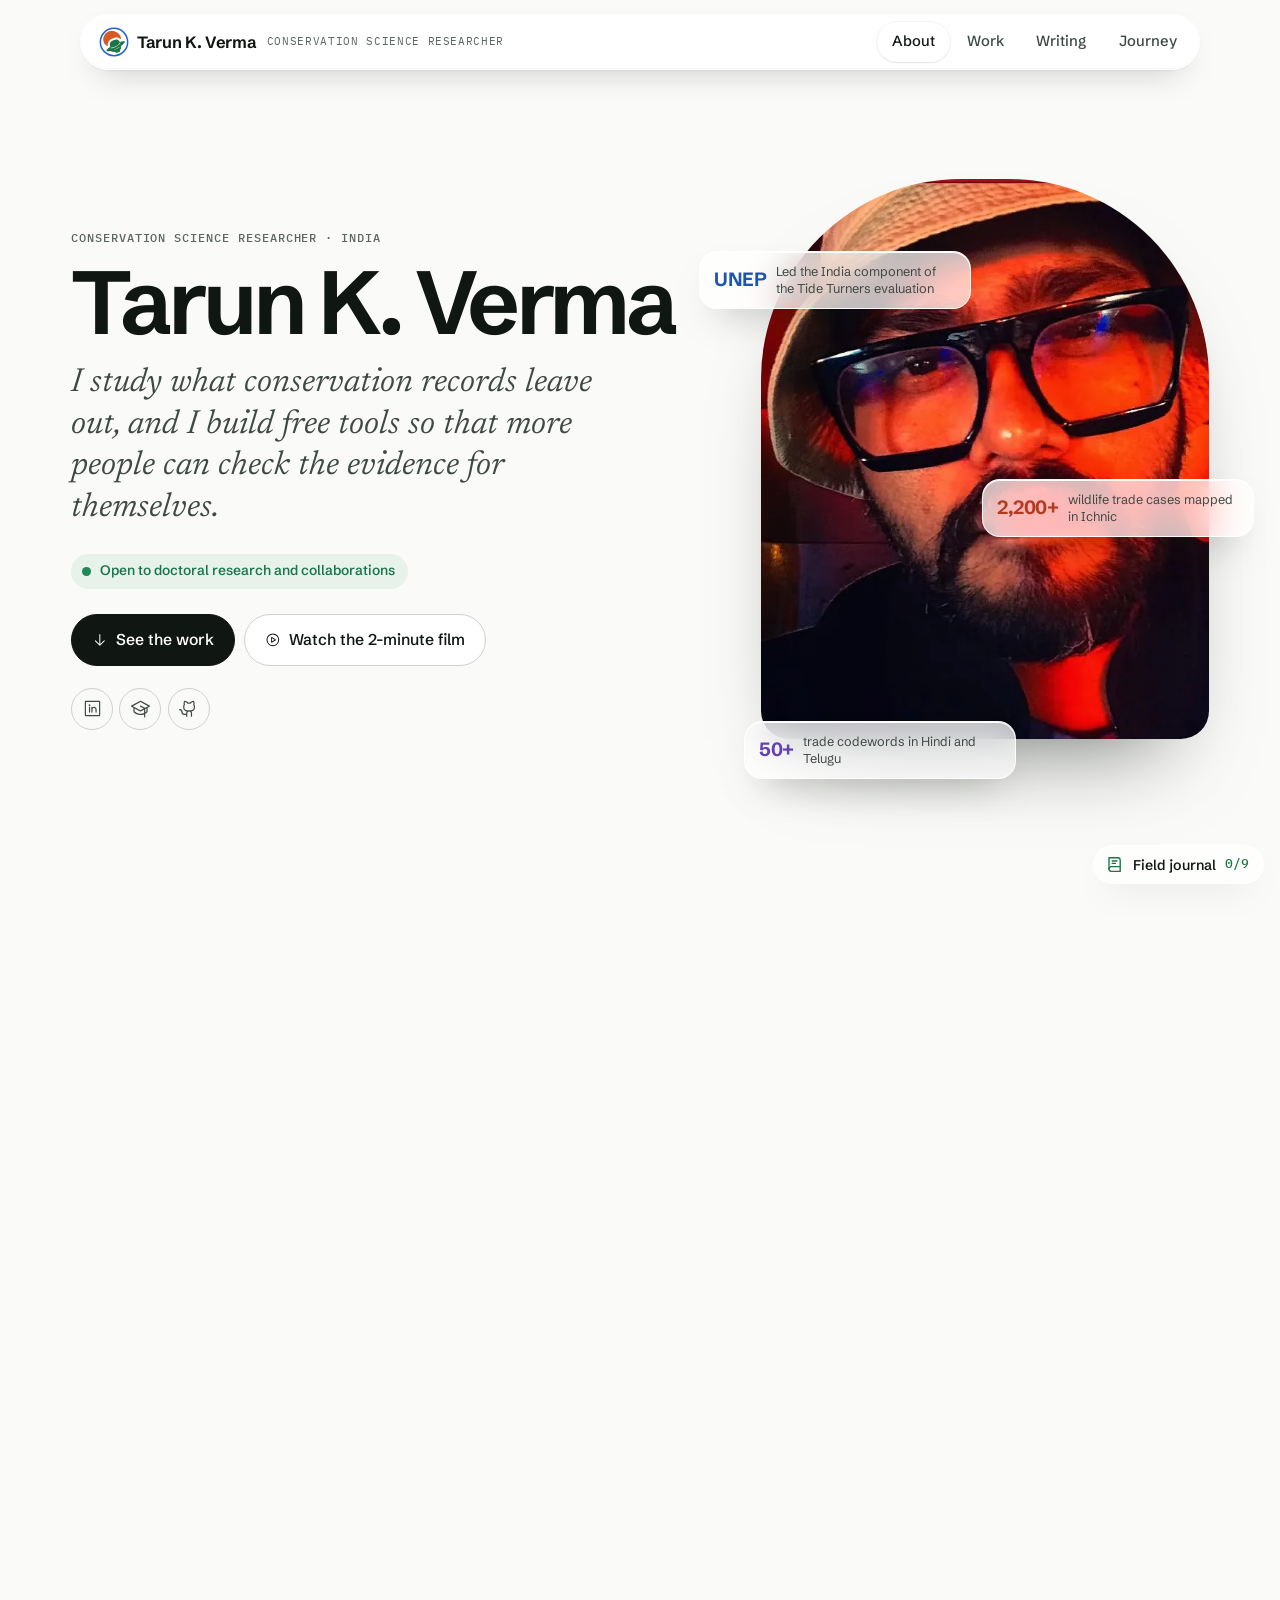
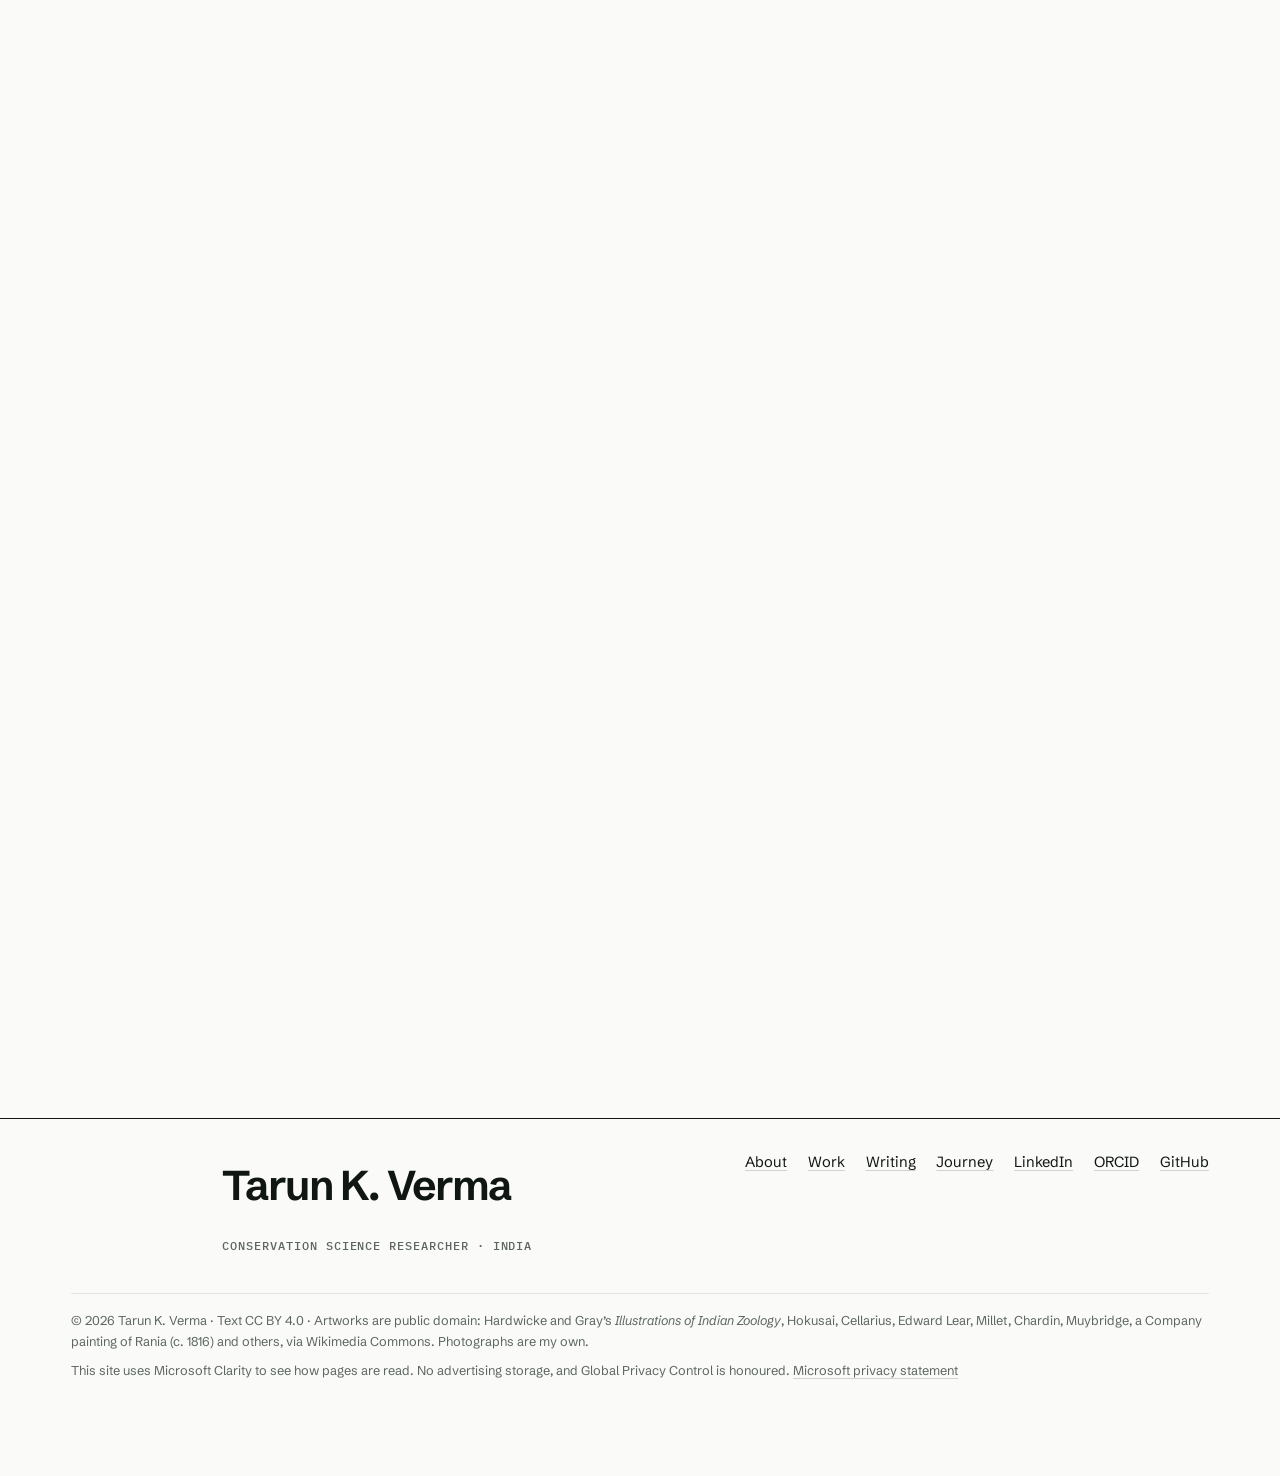
<file: index.html>
<!doctype html>
<html lang="en-GB" class="no-js">
<head>
<meta charset="utf-8">
<meta name="viewport" content="width=device-width, initial-scale=1">
<meta http-equiv="Content-Security-Policy" content="default-src 'self'; script-src 'self' https://www.clarity.ms https://*.clarity.ms https://c.bing.com; connect-src 'self' https://*.clarity.ms https://c.bing.com; img-src 'self' data: https://*.clarity.ms https://c.bing.com; style-src 'self'; font-src 'self'; media-src 'self'; object-src 'none'; base-uri 'self'; form-action 'none'; upgrade-insecure-requests">
<meta name="referrer" content="strict-origin-when-cross-origin">
<title>Tarun K. Verma · Conservation Science Researcher, India</title>
<meta name="description" content="Tarun K. Verma, conservation science researcher in India: illegal wildlife trade, behaviour change and impact evaluation, with free tools like Ichnic.">
<link rel="canonical" href="https://tarunverma.com/">
<meta name="author" content="Tarun K. Verma">
<meta name="robots" content="index, follow, max-image-preview:large, max-snippet:-1">
<meta name="theme-color" content="#FAFAF8">
<meta property="og:type" content="profile">
<meta property="og:site_name" content="Tarun K. Verma">
<meta property="og:title" content="Tarun K. Verma · Conservation Science Researcher">
<meta property="og:description" content="I study what conservation records leave out, and I build free tools so that more people can check the evidence for themselves.">
<meta property="og:url" content="https://tarunverma.com/">
<meta property="og:image" content="https://tarunverma.com/assets/img/og-tarun-verma.png">
<meta property="og:image:width" content="1200">
<meta property="og:image:height" content="630">
<meta property="og:image:alt" content="Tarun K. Verma, Conservation Science Researcher, India">
<meta property="og:locale" content="en_GB">
<meta name="twitter:card" content="summary_large_image">
<link rel="icon" href="/favicon.svg" type="image/svg+xml">
<link rel="icon" href="/favicon-32.png" sizes="32x32" type="image/png">
<link rel="apple-touch-icon" href="/apple-touch-icon.png">
<link rel="manifest" href="/site.webmanifest">
<link rel="me" href="https://www.linkedin.com/in/tarunverma1/">
<link rel="me" href="https://orcid.org/0009-0009-4130-2455">
<link rel="me" href="https://github.com/tarunv13">
<link rel="preload" href="/assets/fonts/schibsted-grotesk-latin-wght-normal.woff2" as="font" type="font/woff2" crossorigin>
<link rel="stylesheet" href="/assets/css/site.css">
<script type="module" src="/assets/js/site.js"></script>
<script type="application/ld+json">
{
 "@context": "https://schema.org",
 "@graph": [
  {
   "@type": "WebSite",
   "@id": "https://tarunverma.com/#website",
   "url": "https://tarunverma.com/",
   "name": "Tarun K. Verma",
   "alternateName": "tarunverma.com",
   "inLanguage": "en-GB",
   "publisher": {
    "@id": "https://tarunverma.com/#person"
   }
  },
  {
   "@type": "ProfilePage",
   "@id": "https://tarunverma.com/#profile",
   "url": "https://tarunverma.com/",
   "name": "Tarun K. Verma, Conservation Science Researcher",
   "isPartOf": {
    "@id": "https://tarunverma.com/#website"
   },
   "mainEntity": {
    "@id": "https://tarunverma.com/#person"
   },
   "dateModified": "2026-10-21"
  },
  {
   "@type": "Person",
   "@id": "https://tarunverma.com/#person",
   "name": "Tarun K. Verma",
   "alternateName": [
    "Tarun Verma",
    "Tarun Kumar Verma"
   ],
   "givenName": "Tarun",
   "additionalName": "Kumar",
   "familyName": "Verma",
   "url": "https://tarunverma.com/",
   "image": "https://tarunverma.com/assets/img/og-tarun-verma.png",
   "jobTitle": "Conservation Science Researcher",
   "description": "Tarun K. Verma is a conservation science researcher from India. He studies what conservation records leave out: wildlife trade that English-only monitoring misses, whether behaviour-change programmes change what people do, and who never reached the record at all. He led the India evaluation of UNEP's Tide Turners Plastic Challenge with the University of Oxford and ATREE, and builds open tools such as Ichnic and Sift QDA.",
   "disambiguatingDescription": "Indian conservation science researcher (ORCID 0009-0009-4130-2455); creator of Ichnic and Sift QDA.",
   "slogan": "I study what conservation records leave out, and I build free tools so that more people can check the evidence for themselves.",
   "hasOccupation": {
    "@type": "Occupation",
    "name": "Conservation Science Researcher",
    "occupationLocation": {
     "@type": "Country",
     "name": "India"
    },
    "skills": "Impact evaluation, randomised trials, qualitative analysis, QGIS, Python, text classification, wildlife trade monitoring"
   },
   "seeks": {
    "@type": "Demand",
    "name": "Doctoral research positions and collaborations in conservation behaviour, engaging media and digital evidence"
   },
   "homeLocation": {
    "@type": "Country",
    "name": "India"
   },
   "nationality": {
    "@type": "Country",
    "name": "India"
   },
   "knowsLanguage": [
    "en",
    "hi"
   ],
   "knowsAbout": [
    "Conservation science",
    "Illegal wildlife trade",
    "Conservation culturomics",
    "Behaviour change",
    "Impact evaluation",
    "Randomised controlled trials",
    "Gamification",
    "Games for nature",
    "Digital conservation",
    "Qualitative data analysis",
    "GIS",
    "QGIS",
    "Text classification",
    "Python",
    "Protected areas in India",
    "Ranthambhore Tiger Reserve",
    "Traditional ecological knowledge",
    "Wildlife crime",
    "Online wildlife trade monitoring",
    "Social marketing",
    "Environmental education evaluation",
    "Plastic pollution",
    "Open-source research software"
   ],
   "identifier": {
    "@type": "PropertyValue",
    "propertyID": "ORCID",
    "value": "0009-0009-4130-2455"
   },
   "sameAs": [
    "https://www.linkedin.com/in/tarunverma1/",
    "https://orcid.org/0009-0009-4130-2455",
    "https://github.com/tarunv13"
   ],
   "mainEntityOfPage": "https://tarunverma.com/",
   "subjectOf": {
    "@type": "ScholarlyArticle",
    "name": "From knowledge to behaviour change: a mixed-methods evaluation of the Tide Turners Plastic Challenge in India",
    "url": "https://doi.org/10.31235/osf.io/48gbd_v1"
   }
  },
  {
   "@type": "FAQPage",
   "@id": "https://tarunverma.com/#faq",
   "mainEntity": [
    {
     "@type": "Question",
     "name": "Who is Tarun K. Verma?",
     "acceptedAnswer": {
      "@type": "Answer",
      "text": "Tarun K. Verma (Tarun Verma, Tarun Kumar Verma) is a conservation science researcher from India, raised in Udaipur, Rajasthan. He works on illegal wildlife trade, conservation behaviour change and impact evaluation, and builds open-source research tools such as Ichnic and Sift QDA. Before moving into science, he worked with Raghu Rai's photography magazine from 2015 to 2018."
     }
    },
    {
     "@type": "Question",
     "name": "What has Tarun K. Verma worked on?",
     "acceptedAnswer": {
      "@type": "Answer",
      "text": "He led the India component of the impact evaluation of UNEP's Tide Turners Plastic Challenge at ATREE, with the University of Oxford. At WCS-India he monitored online wildlife trade and built a lexicon of more than 50 trade codewords in Hindi and Telugu. At C-TARA, IIT Bombay, he coded three decades of Kalpavriksh's Protected Area Update into a public, mapped database."
     }
    },
    {
     "@type": "Question",
     "name": "Which methods and tools does Tarun K. Verma use?",
     "acceptedAnswer": {
      "@type": "Answer",
      "text": "Randomised trials and pre-post surveys, interviews through translators, thematic analysis, QGIS, Python, text classification and open data pipelines. When a tool is expensive or missing, he builds a free one."
     }
    },
    {
     "@type": "Question",
     "name": "Is Tarun K. Verma open to PhD positions or collaboration?",
     "acceptedAnswer": {
      "@type": "Answer",
      "text": "Yes. He is looking for doctoral research in engaging media, conservation behaviour and digital evidence, and is glad to hear about collaborations. He can be reached on LinkedIn at linkedin.com/in/tarunverma1."
     }
    }
   ]
  }
 ]
}
</script>
</head>
<body data-clarity="ymzozcxazx" data-page="home">
<a class="skip" href="#main">Skip to content</a>
<header class="site-nav">
  <nav class="nav-pill" aria-label="Main">
    <a class="wordmark" href="/"><img class="brand-mark" src="/assets/img/brand/tarun-verma-mark.svg" width="30" height="30" alt=""><b>Tarun K. Verma</b><span>Conservation Science Researcher</span></a>
    <div class="nav-links"><a href="/" aria-current="page">About</a><a href="/work/">Work</a><a href="/writing/">Writing</a><a href="/journey/">Journey</a></div>
  </nav>
</header>
<main id="main">
<div class="wrap">
  <section class="hero2" aria-labelledby="title">
    <div class="hero2-copy">
      <p class="label">Conservation Science Researcher · India</p>
      <h1 class="name-display" id="title">Tarun K. Verma</h1>
      <p class="promise">I study what conservation records leave out, and I build free tools so that more people can check the evidence for themselves.</p>
      <p class="avail"><i aria-hidden="true"></i>Open to doctoral research and collaborations</p>
      <div class="hero2-cta">
        <a class="btn primary big" href="#work"><svg class="ico" aria-hidden="true" focusable="false" xmlns="http://www.w3.org/2000/svg" viewBox="0 0 256 256" fill="currentColor"><path d="M205.66,149.66l-72,72a8,8,0,0,1-11.32,0l-72-72a8,8,0,0,1,11.32-11.32L120,196.69V40a8,8,0,0,1,16,0V196.69l58.34-58.35a8,8,0,0,1,11.32,11.32Z"/></svg>
See the work</a>
        <a class="btn big" href="/work/#film"><svg class="ico" aria-hidden="true" focusable="false" xmlns="http://www.w3.org/2000/svg" viewBox="0 0 256 256" fill="currentColor"><path d="M128,24A104,104,0,1,0,232,128,104.11,104.11,0,0,0,128,24Zm0,192a88,88,0,1,1,88-88A88.1,88.1,0,0,1,128,216Zm48.24-94.78-64-40A8,8,0,0,0,100,88v80a8,8,0,0,0,12.24,6.78l64-40a8,8,0,0,0,0-13.56ZM116,153.57V102.43L156.91,128Z"/></svg>Watch the 2-minute film</a>
      </div>
      <ul class="elsewhere" aria-label="Find Tarun K. Verma elsewhere">
        <li><a href="https://www.linkedin.com/in/tarunverma1/" rel="me noopener" aria-label="LinkedIn"><svg class="ico" aria-hidden="true" focusable="false" xmlns="http://www.w3.org/2000/svg" viewBox="0 0 256 256" fill="currentColor"><path d="M216,24H40A16,16,0,0,0,24,40V216a16,16,0,0,0,16,16H216a16,16,0,0,0,16-16V40A16,16,0,0,0,216,24Zm0,192H40V40H216V216ZM96,112v64a8,8,0,0,1-16,0V112a8,8,0,0,1,16,0Zm88,28v36a8,8,0,0,1-16,0V140a20,20,0,0,0-40,0v36a8,8,0,0,1-16,0V112a8,8,0,0,1,15.79-1.78A36,36,0,0,1,184,140ZM100,84A12,12,0,1,1,88,72,12,12,0,0,1,100,84Z"/></svg></a></li>
        <li><a href="https://orcid.org/0009-0009-4130-2455" rel="me noopener" aria-label="ORCID"><svg class="ico" aria-hidden="true" focusable="false" xmlns="http://www.w3.org/2000/svg" viewBox="0 0 256 256" fill="currentColor"><path d="M251.76,88.94l-120-64a8,8,0,0,0-7.52,0l-120,64a8,8,0,0,0,0,14.12L32,117.87v48.42a15.91,15.91,0,0,0,4.06,10.65C49.16,191.53,78.51,216,128,216a130,130,0,0,0,48-8.76V240a8,8,0,0,0,16,0V199.51a115.63,115.63,0,0,0,27.94-22.57A15.91,15.91,0,0,0,224,166.29V117.87l27.76-14.81a8,8,0,0,0,0-14.12ZM128,200c-43.27,0-68.72-21.14-80-33.71V126.4l76.24,40.66a8,8,0,0,0,7.52,0L176,143.47v46.34C163.4,195.69,147.52,200,128,200Zm80-33.75a97.83,97.83,0,0,1-16,14.25V134.93l16-8.53ZM188,118.94l-.22-.13-56-29.87a8,8,0,0,0-7.52,14.12L171,128l-43,22.93L25,96,128,41.07,231,96Z"/></svg></a></li>
        <li><a href="https://github.com/tarunv13" rel="me noopener" aria-label="GitHub"><svg class="ico" aria-hidden="true" focusable="false" xmlns="http://www.w3.org/2000/svg" viewBox="0 0 256 256" fill="currentColor"><path d="M208.31,75.68A59.78,59.78,0,0,0,202.93,28,8,8,0,0,0,196,24a59.75,59.75,0,0,0-48,24H124A59.75,59.75,0,0,0,76,24a8,8,0,0,0-6.93,4,59.78,59.78,0,0,0-5.38,47.68A58.14,58.14,0,0,0,56,104v8a56.06,56.06,0,0,0,48.44,55.47A39.8,39.8,0,0,0,96,192v8H72a24,24,0,0,1-24-24A40,40,0,0,0,8,136a8,8,0,0,0,0,16,24,24,0,0,1,24,24,40,40,0,0,0,40,40H96v16a8,8,0,0,0,16,0V192a24,24,0,0,1,48,0v40a8,8,0,0,0,16,0V192a39.8,39.8,0,0,0-8.44-24.53A56.06,56.06,0,0,0,216,112v-8A58.14,58.14,0,0,0,208.31,75.68ZM200,112a40,40,0,0,1-40,40H112a40,40,0,0,1-40-40v-8a41.74,41.74,0,0,1,6.9-22.48A8,8,0,0,0,80,73.83a43.81,43.81,0,0,1,.79-33.58,43.88,43.88,0,0,1,32.32,20.06A8,8,0,0,0,119.82,64h32.35a8,8,0,0,0,6.74-3.69,43.87,43.87,0,0,1,32.32-20.06A43.81,43.81,0,0,1,192,73.83a8.09,8.09,0,0,0,1,7.65A41.72,41.72,0,0,1,200,104Z"/></svg></a></li>
      </ul>
    </div>
    <figure class="hero2-visual">
      <div class="hero2-photo"><img src="/assets/img/photos/tarun-verma-conservation-science-researcher-self-portrait-2022.webp" width="780" height="780" alt="Tarun K. Verma, conservation science researcher, in a bucket hat and glasses" fetchpriority="high"></div>
      <ul class="chips" aria-label="At a glance">
        <li class="chip c-tide"><b>UNEP</b><span>Led the India component of the Tide Turners evaluation</span></li>
        <li class="chip c-wild"><b>2,200+</b><span>wildlife trade cases mapped in Ichnic</span></li>
        <li class="chip c-sift"><b>50+</b><span>trade codewords in Hindi and Telugu</span></li>
      </ul>
    </figure>
  </section>

  <section class="origin reveal" aria-labelledby="origin-h">
    <p class="label">Where it started · Ranthambhore Tiger Reserve</p>
    <h2 class="visually-hidden" id="origin-h">Where the question started</h2>
    <div class="origin-grid">
      <div class="drop" aria-hidden="true">
        <div class="o-bar" data-v="225"><span>2019</span><b>225</b></div>
        <div class="o-bar low" data-v="98"><span>2020</span><b>98</b></div>
      </div>
      <div>
        <p class="origin-big">Recorded offences fell from <b>225</b> to <b>98</b> in a year.</p>
        <p class="origin-turn">My analysis was not that offending had stopped, but that <em>cases were no longer being registered</em> once COVID-19 arrived <span class="spot-slot" data-species="owl"></span>.</p>
        <p class="muted">I had no second record to check it against, and that gap has shaped my work since. I now read every dataset for who made it, in which language, and who had no way to reach it.</p>
      </div>
    </div>
  </section>

  <section class="section reveal" aria-labelledby="foci">
    <div class="sec-head"><p class="label">01 · Research</p><div><h2 class="h2" id="foci">Four blind spots I work on</h2></div></div>
    <ol class="spots4">
      <li class="c-pau"><span class="s4-ico"><svg class="ico" aria-hidden="true" focusable="false" xmlns="http://www.w3.org/2000/svg" viewBox="0 0 256 256" fill="currentColor"><path d="M128,24C74.17,24,32,48.6,32,80v96c0,31.4,42.17,56,96,56s96-24.6,96-56V80C224,48.6,181.83,24,128,24Zm80,104c0,9.62-7.88,19.43-21.61,26.92C170.93,163.35,150.19,168,128,168s-42.93-4.65-58.39-13.08C55.88,147.43,48,137.62,48,128V111.36c17.06,15,46.23,24.64,80,24.64s62.94-9.68,80-24.64ZM69.61,53.08C85.07,44.65,105.81,40,128,40s42.93,4.65,58.39,13.08C200.12,60.57,208,70.38,208,80s-7.88,19.43-21.61,26.92C170.93,115.35,150.19,120,128,120s-42.93-4.65-58.39-13.08C55.88,99.43,48,89.62,48,80S55.88,60.57,69.61,53.08ZM186.39,202.92C170.93,211.35,150.19,216,128,216s-42.93-4.65-58.39-13.08C55.88,195.43,48,185.62,48,176V159.36c17.06,15,46.23,24.64,80,24.64s62.94-9.68,80-24.64V176C208,185.62,200.12,195.43,186.39,202.92Z"/></svg></span><h3>Who kept the record?</h3><p>A fall in reported crime can mean that fewer cases were recorded, so I read the record and the recorder together.</p></li>
      <li class="c-wild"><span class="s4-ico"><svg class="ico" aria-hidden="true" focusable="false" xmlns="http://www.w3.org/2000/svg" viewBox="0 0 256 256" fill="currentColor"><path d="M247.15,212.42l-56-112a8,8,0,0,0-14.31,0l-21.71,43.43A88,88,0,0,1,108,126.93,103.65,103.65,0,0,0,135.69,64H160a8,8,0,0,0,0-16H104V32a8,8,0,0,0-16,0V48H32a8,8,0,0,0,0,16h87.63A87.76,87.76,0,0,1,96,116.35a87.74,87.74,0,0,1-19-31,8,8,0,1,0-15.08,5.34A103.63,103.63,0,0,0,84,127a87.55,87.55,0,0,1-52,17,8,8,0,0,0,0,16,103.46,103.46,0,0,0,64-22.08,104.18,104.18,0,0,0,51.44,21.31l-26.6,53.19a8,8,0,0,0,14.31,7.16L148.94,192h70.11l13.79,27.58A8,8,0,0,0,240,224a8,8,0,0,0,7.15-11.58ZM156.94,176,184,121.89,211.05,176Z"/></svg></span><h3>Which language was it in?</h3><p>At WCS-India, a species that appeared absent in English was openly advertised in Hindi <span class="spot-slot" data-species="pangolin"></span>.</p></li>
      <li class="c-tide"><span class="s4-ico"><svg class="ico" aria-hidden="true" focusable="false" xmlns="http://www.w3.org/2000/svg" viewBox="0 0 256 256" fill="currentColor"><path d="M244.8,150.4a8,8,0,0,1-11.2-1.6A51.6,51.6,0,0,0,192,128a8,8,0,0,1-7.37-4.89,8,8,0,0,1,0-6.22A8,8,0,0,1,192,112a24,24,0,1,0-23.24-30,8,8,0,1,1-15.5-4A40,40,0,1,1,219,117.51a67.94,67.94,0,0,1,27.43,21.68A8,8,0,0,1,244.8,150.4ZM190.92,212a8,8,0,1,1-13.84,8,57,57,0,0,0-98.16,0,8,8,0,1,1-13.84-8,72.06,72.06,0,0,1,33.74-29.92,48,48,0,1,1,58.36,0A72.06,72.06,0,0,1,190.92,212ZM128,176a32,32,0,1,0-32-32A32,32,0,0,0,128,176ZM72,120a8,8,0,0,0-8-8A24,24,0,1,1,87.24,82a8,8,0,1,0,15.5-4A40,40,0,1,0,37,117.51,67.94,67.94,0,0,0,9.6,139.19a8,8,0,1,0,12.8,9.61A51.6,51.6,0,0,1,64,128,8,8,0,0,0,72,120Z"/></svg></span><h3>Did people actually change?</h3><p>I use trials and interviews to check whether a programme changed what people do, and not only what they say.</p></li>
      <li class="c-media"><span class="s4-ico"><svg class="ico" aria-hidden="true" focusable="false" xmlns="http://www.w3.org/2000/svg" viewBox="0 0 256 256" fill="currentColor"><path d="M176,112H152a8,8,0,0,1,0-16h24a8,8,0,0,1,0,16ZM104,96H96V88a8,8,0,0,0-16,0v8H72a8,8,0,0,0,0,16h8v8a8,8,0,0,0,16,0v-8h8a8,8,0,0,0,0-16ZM241.48,200.65a36,36,0,0,1-54.94,4.81c-.12-.12-.24-.24-.35-.37L146.48,160h-37L69.81,205.09l-.35.37A36.08,36.08,0,0,1,44,216,36,36,0,0,1,8.56,173.75a.68.68,0,0,1,0-.14L24.93,89.52A59.88,59.88,0,0,1,83.89,40H172a60.08,60.08,0,0,1,59,49.25c0,.06,0,.12,0,.18l16.37,84.17a.68.68,0,0,1,0,.14A35.74,35.74,0,0,1,241.48,200.65ZM172,144a44,44,0,0,0,0-88H83.89A43.9,43.9,0,0,0,40.68,92.37l0,.13L24.3,176.59A20,20,0,0,0,58,194.3l41.92-47.59a8,8,0,0,1,6-2.71Zm59.7,32.59-8.74-45A60,60,0,0,1,172,160h-4.2L198,194.31a20.09,20.09,0,0,0,17.46,5.39,20,20,0,0,0,16.23-23.11Z"/></svg></span><h3>Who got to play?</h3><p>Badges, points and nature films ask people to care. I study what they change, and who gets left out.</p></li>
    </ol>
  </section>

  <section class="section reveal" id="work" aria-labelledby="built">
    <div class="sec-head rail-head"><p class="label">02 · Selected work</p><div><h2 class="h2" id="built">Selected projects</h2><p>Five projects, from a UNEP evaluation to free research software. Swipe or use the arrows to move through them, and each card opens the full account on the <a href="/work/">Work page</a>.</p></div></div>
    <div class="rail" data-rail aria-roledescription="carousel" aria-label="Selected projects by Tarun K. Verma">
      <div class="rail-track" tabindex="0">
        <article class="card c-tide" aria-roledescription="slide" aria-label="1 of 5">
          <a class="card-link" href="/work/#tide-turners">
            <div class="card-img"><img src="/assets/img/photos/tide-turners-fieldwork-school-india.webp" width="1280" height="960" loading="lazy" alt="Students in school uniform sitting in a circle during fieldwork for the Tide Turners evaluation"><img class="card-emb" src="/assets/img/art/emblem-tide-turners.webp" width="720" height="720" loading="lazy" alt=""></div>
            <div class="card-body">
              <p class="card-kind">Impact evaluation · 2024 to 2025</p>
              <h3>UNEP Tide Turners</h3>
              <p>Can a plastic challenge that plays like a game change what students do?</p>
              <p class="card-stat"><b>55%</b> ahead of non-participants on household recycling</p>
              <span class="card-go">Read the evaluation <svg class="ico" aria-hidden="true" focusable="false" xmlns="http://www.w3.org/2000/svg" viewBox="0 0 256 256" fill="currentColor"><path d="M221.66,133.66l-72,72a8,8,0,0,1-11.32-11.32L196.69,136H40a8,8,0,0,1,0-16H196.69L138.34,61.66a8,8,0,0,1,11.32-11.32l72,72A8,8,0,0,1,221.66,133.66Z"/></svg>
</span>
            </div>
          </a>
        </article>
        <article class="card c-wild" aria-roledescription="slide" aria-label="2 of 5">
          <a class="card-link" href="/work/#wildtrace">
            <div class="card-img"><img src="/assets/img/work/wildtrace-illegal-wildlife-trade-atlas-globe.webp" width="1400" height="875" loading="lazy" alt="The Ichnic atlas: a globe with clusters of wildlife seizure cases"><img class="card-emb" src="/assets/img/art/emblem-wildtrace.webp" width="720" height="720" loading="lazy" alt=""></div>
            <div class="card-body">
              <p class="card-kind">Open atlas · 2026</p>
              <h3>Ichnic</h3>
              <p>An open atlas of illegal wildlife trade, every case graded by its evidence.</p>
              <p class="card-stat"><b>2,200+</b> graded cases, updated daily</p>
              <span class="card-go">Explore the project <svg class="ico" aria-hidden="true" focusable="false" xmlns="http://www.w3.org/2000/svg" viewBox="0 0 256 256" fill="currentColor"><path d="M221.66,133.66l-72,72a8,8,0,0,1-11.32-11.32L196.69,136H40a8,8,0,0,1,0-16H196.69L138.34,61.66a8,8,0,0,1,11.32-11.32l72,72A8,8,0,0,1,221.66,133.66Z"/></svg>
</span>
            </div>
          </a>
        </article>
        <article class="card c-pau" aria-roledescription="slide" aria-label="3 of 5">
          <a class="card-link" href="/work/#protected-area-update">
            <div class="card-img"><img src="/assets/img/work/protected-area-update-explore-map-all-india.webp" width="1400" height="875" loading="lazy" alt="Map of India with conservation news stories clustered where they happened"><img class="card-emb" src="/assets/img/art/emblem-protected-area-update.webp" width="720" height="720" loading="lazy" alt=""></div>
            <div class="card-body">
              <p class="card-kind">Archive and map · 2022 to 2024</p>
              <h3>Protected Area Update</h3>
              <p>Thirty years of Kalpavriksh’s conservation news, searchable and mapped.</p>
              <p class="card-stat"><b>6,000+</b> reports, 1,000+ coded by me</p>
              <span class="card-go">See how it was built <svg class="ico" aria-hidden="true" focusable="false" xmlns="http://www.w3.org/2000/svg" viewBox="0 0 256 256" fill="currentColor"><path d="M221.66,133.66l-72,72a8,8,0,0,1-11.32-11.32L196.69,136H40a8,8,0,0,1,0-16H196.69L138.34,61.66a8,8,0,0,1,11.32-11.32l72,72A8,8,0,0,1,221.66,133.66Z"/></svg>
</span>
            </div>
          </a>
        </article>
        <article class="card c-sift" aria-roledescription="slide" aria-label="4 of 5">
          <a class="card-link" href="/work/#sift-qda">
            <div class="card-img"><img src="/assets/img/work/sift-qda-free-nvivo-alternative-interface.webp" width="1400" height="788" loading="lazy" alt="Sift QDA: an interview with passages highlighted in theme colours"><img class="card-emb" src="/assets/img/art/emblem-sift-qda.webp" width="720" height="720" loading="lazy" alt=""></div>
            <div class="card-body">
              <p class="card-kind">Free software · 2026</p>
              <h3>Sift QDA</h3>
              <p>A free alternative to NVivo. Your interviews never leave your computer.</p>
              <p class="card-stat"><b>₹0</b> licence, works offline</p>
              <span class="card-go">Meet Sift <svg class="ico" aria-hidden="true" focusable="false" xmlns="http://www.w3.org/2000/svg" viewBox="0 0 256 256" fill="currentColor"><path d="M221.66,133.66l-72,72a8,8,0,0,1-11.32-11.32L196.69,136H40a8,8,0,0,1,0-16H196.69L138.34,61.66a8,8,0,0,1,11.32-11.32l72,72A8,8,0,0,1,221.66,133.66Z"/></svg>
</span>
            </div>
          </a>
        </article>
        <article class="card c-media" aria-roledescription="slide" aria-label="5 of 5">
          <a class="card-link" href="/work/#species-on-screen">
            <div class="card-img"><img src="/assets/img/work/species-on-screen-eco-cinema-observatory-sundarbans.webp" width="1400" height="875" loading="lazy" alt="Species on Screen, an observatory of how species appear in digital media"><img class="card-emb" src="/assets/img/art/emblem-species-on-screen.webp" width="720" height="720" loading="lazy" alt=""></div>
            <div class="card-body">
              <p class="card-kind">Media observatory · ongoing</p>
              <h3>Species on Screen</h3>
              <p>Does the attention nature media earns turn into care, or into demand?</p>
              <p class="card-stat"><b>1,056</b> YouTube videos and 573 comments on beavers, first case study</p>
              <span class="card-go">Visit the observatory <svg class="ico" aria-hidden="true" focusable="false" xmlns="http://www.w3.org/2000/svg" viewBox="0 0 256 256" fill="currentColor"><path d="M221.66,133.66l-72,72a8,8,0,0,1-11.32-11.32L196.69,136H40a8,8,0,0,1,0-16H196.69L138.34,61.66a8,8,0,0,1,11.32-11.32l72,72A8,8,0,0,1,221.66,133.66Z"/></svg>
</span>
            </div>
          </a>
        </article>
      </div>
      <div class="rail-ctrl">
        <button class="rail-btn prev" type="button" aria-label="Previous project"><svg class="ico" aria-hidden="true" focusable="false" xmlns="http://www.w3.org/2000/svg" viewBox="0 0 256 256" fill="currentColor"><path d="M224,128a8,8,0,0,1-8,8H59.31l58.35,58.34a8,8,0,0,1-11.32,11.32l-72-72a8,8,0,0,1,0-11.32l72-72a8,8,0,0,1,11.32,11.32L59.31,120H216A8,8,0,0,1,224,128Z"/></svg>
</button>
        <p class="rail-count" aria-live="polite"><b>01</b> / 05</p>
        <div class="rail-bar" aria-hidden="true"><i></i></div>
        <button class="rail-btn next" type="button" aria-label="Next project"><svg class="ico" aria-hidden="true" focusable="false" xmlns="http://www.w3.org/2000/svg" viewBox="0 0 256 256" fill="currentColor"><path d="M221.66,133.66l-72,72a8,8,0,0,1-11.32-11.32L196.69,136H40a8,8,0,0,1,0-16H196.69L138.34,61.66a8,8,0,0,1,11.32-11.32l72,72A8,8,0,0,1,221.66,133.66Z"/></svg>
</button>
      </div>
    </div>
  </section>

  <section class="section reveal" aria-labelledby="new">
    <div class="sec-head"><p class="label">03 · Latest</p><div><h2 class="h2" id="new">What’s new</h2></div></div>
    <ul class="news2">
      <li class="c-wild"><a href="https://tarunv13.github.io/ichnic/"><time datetime="2026-09-29">Sept 2026</time><span class="tag"><svg class="ico" aria-hidden="true" focusable="false" xmlns="http://www.w3.org/2000/svg" viewBox="0 0 256 256" fill="currentColor"><path d="M69.12,94.15,28.5,128l40.62,33.85a8,8,0,1,1-10.24,12.29l-48-40a8,8,0,0,1,0-12.29l48-40a8,8,0,0,1,10.24,12.3Zm176,27.7-48-40a8,8,0,1,0-10.24,12.3L227.5,128l-40.62,33.85a8,8,0,1,0,10.24,12.29l48-40a8,8,0,0,0,0-12.29ZM162.73,32.48a8,8,0,0,0-10.25,4.79l-64,176a8,8,0,0,0,4.79,10.26A8.14,8.14,0,0,0,96,224a8,8,0,0,0,7.52-5.27l64-176A8,8,0,0,0,162.73,32.48Z"/></svg>Release</span><b>Ichnic v1.11</b><span>now answers questions, and its accuracy is measured</span><svg class="ico" aria-hidden="true" focusable="false" xmlns="http://www.w3.org/2000/svg" viewBox="0 0 256 256" fill="currentColor"><path d="M200,64V168a8,8,0,0,1-16,0V83.31L69.66,197.66a8,8,0,0,1-11.32-11.32L172.69,72H88a8,8,0,0,1,0-16H192A8,8,0,0,1,200,64Z"/></svg></a></li>
      <li class="c-sift"><a href="https://github.com/tarunv13/sift-qda/releases/latest"><time datetime="2026-09-17">Sept 2026</time><span class="tag"><svg class="ico" aria-hidden="true" focusable="false" xmlns="http://www.w3.org/2000/svg" viewBox="0 0 256 256" fill="currentColor"><path d="M69.12,94.15,28.5,128l40.62,33.85a8,8,0,1,1-10.24,12.29l-48-40a8,8,0,0,1,0-12.29l48-40a8,8,0,0,1,10.24,12.3Zm176,27.7-48-40a8,8,0,1,0-10.24,12.3L227.5,128l-40.62,33.85a8,8,0,1,0,10.24,12.29l48-40a8,8,0,0,0,0-12.29ZM162.73,32.48a8,8,0,0,0-10.25,4.79l-64,176a8,8,0,0,0,4.79,10.26A8.14,8.14,0,0,0,96,224a8,8,0,0,0,7.52-5.27l64-176A8,8,0,0,0,162.73,32.48Z"/></svg>Release</span><b>Sift QDA v0.2.2</b><span>free qualitative analysis for Windows</span><svg class="ico" aria-hidden="true" focusable="false" xmlns="http://www.w3.org/2000/svg" viewBox="0 0 256 256" fill="currentColor"><path d="M200,64V168a8,8,0,0,1-16,0V83.31L69.66,197.66a8,8,0,0,1-11.32-11.32L172.69,72H88a8,8,0,0,1,0-16H192A8,8,0,0,1,200,64Z"/></svg></a></li>
      <li class="c-tide"><a href="https://doi.org/10.31235/osf.io/48gbd_v1"><time datetime="2026-08-24">Aug 2026</time><span class="tag"><svg class="ico" aria-hidden="true" focusable="false" xmlns="http://www.w3.org/2000/svg" viewBox="0 0 256 256" fill="currentColor"><path d="M213.66,82.34l-56-56A8,8,0,0,0,152,24H56A16,16,0,0,0,40,40V216a16,16,0,0,0,16,16H200a16,16,0,0,0,16-16V88A8,8,0,0,0,213.66,82.34ZM160,51.31,188.69,80H160ZM200,216H56V40h88V88a8,8,0,0,0,8,8h48V216Zm-32-80a8,8,0,0,1-8,8H96a8,8,0,0,1,0-16h64A8,8,0,0,1,168,136Zm0,32a8,8,0,0,1-8,8H96a8,8,0,0,1,0-16h64A8,8,0,0,1,168,168Z"/></svg>Preprint</span><b>From knowledge to behaviour change</b><span>the Tide Turners evaluation, first-authored</span><svg class="ico" aria-hidden="true" focusable="false" xmlns="http://www.w3.org/2000/svg" viewBox="0 0 256 256" fill="currentColor"><path d="M200,64V168a8,8,0,0,1-16,0V83.31L69.66,197.66a8,8,0,0,1-11.32-11.32L172.69,72H88a8,8,0,0,1,0-16H192A8,8,0,0,1,200,64Z"/></svg></a></li>
      <li class="c-kosma"><a href="/writing/#recognition"><time datetime="2025-09">Sept 2025</time><span class="tag"><svg class="ico" aria-hidden="true" focusable="false" xmlns="http://www.w3.org/2000/svg" viewBox="0 0 256 256" fill="currentColor"><path d="M128,136a8,8,0,0,1-8,8H72a8,8,0,0,1,0-16h48A8,8,0,0,1,128,136Zm-8-40H72a8,8,0,0,0,0,16h48a8,8,0,0,0,0-16Zm112,65.47V224A8,8,0,0,1,220,231l-24-13.74L172,231A8,8,0,0,1,160,224V200H40a16,16,0,0,1-16-16V56A16,16,0,0,1,40,40H216a16,16,0,0,1,16,16V86.53a51.88,51.88,0,0,1,0,74.94ZM160,184V161.47A52,52,0,0,1,216,76V56H40V184Zm56-12a51.88,51.88,0,0,1-40,0v38.22l16-9.16a8,8,0,0,1,7.94,0l16,9.16Zm16-48a36,36,0,1,0-36,36A36,36,0,0,0,232,124Z"/></svg>Award</span><b>Sponsored delegate, CHANGE 2025</b><span>Social Marketing @ Griffith, Brisbane</span><svg class="ico" aria-hidden="true" focusable="false" xmlns="http://www.w3.org/2000/svg" viewBox="0 0 256 256" fill="currentColor"><path d="M221.66,133.66l-72,72a8,8,0,0,1-11.32-11.32L196.69,136H40a8,8,0,0,1,0-16H196.69L138.34,61.66a8,8,0,0,1,11.32-11.32l72,72A8,8,0,0,1,221.66,133.66Z"/></svg>
</a></li>
    </ul>
  </section>

  <section class="section reveal" aria-labelledby="words">
    <div class="sec-head"><p class="label">04 · Kind words</p><div><h2 class="h2 visually-hidden" id="words">Kind words</h2>
      <div class="pull-wrap">
      <figure class="pull-photo"><img src="/assets/img/photos/raghu-rai-portrait-by-tarun-verma-2017.webp" width="1080" height="745" loading="lazy" alt="Black-and-white portrait of the photographer Raghu Rai in a checked shawl, gesturing as he speaks"><figcaption>Raghu Rai, photographed by me, 2017.</figcaption></figure>
      <figure class="pull">
        <blockquote><p>Tarun combines the eye of a practitioner with the rigorous curiosity of an academic.</p></blockquote>
        <figcaption><b><a href="https://www.magnumphotos.com/photographer/raghu-rai/">Raghu Rai</a></b>, photojournalist, Magnum Photos</figcaption>
      </figure>
      </div>
      <div class="quotes">
        <figure class="quote">
          <blockquote><p>He was relentless in his pursuit of learning more about wildlife and the issues they face.</p></blockquote>
          <figcaption><b>Dr Sapna Bhargava</b>, Department of Wildlife Science, University of Kota</figcaption>
        </figure>
        <figure class="quote">
          <blockquote><p>Tarun has consistently demonstrated himself to be a community-driven and technically sound individual.</p></blockquote>
          <figcaption><b>Dr Shivali Kharoliwal</b>, University of Kota</figcaption>
        </figure>
      </div>
    </div></div>
  </section>

  <section class="why-band reveal" aria-label="Why this work">
    <p class="why-quote">During the Tide Turners fieldwork in Barmer, a teacher climbed a tree in her school yard to find enough phone signal to register her students.</p>
    <p class="why-after">I want the records we build for nature to count her too.</p>
  </section>

  <section class="section reveal" aria-labelledby="faq">
    <div class="sec-head"><p class="label">05 · Quick answers</p><div><h2 class="h2" id="faq">About Tarun K. Verma</h2></div></div>
    <div class="faq">
      <details open>
        <summary>Who is Tarun K. Verma?</summary>
        <p>Tarun K. Verma (Tarun Verma, Tarun Kumar Verma) is a conservation science researcher from India, raised in Udaipur, Rajasthan <span class="spot-slot" data-species="bustard"></span>. He works on illegal wildlife trade, conservation behaviour change and impact evaluation, and builds open-source research tools such as Ichnic and Sift QDA. Before moving into science, he worked with Raghu Rai’s photography magazine from 2015 to 2018, where he learned to read an image for its framing, its timing and what it leaves out.</p>
      </details>
      <details>
        <summary>What has he worked on?</summary>
        <p>He led the India component of the impact evaluation of UNEP’s Tide Turners Plastic Challenge at ATREE, with the University of Oxford. At WCS-India he monitored online wildlife trade and built a lexicon of more than 50 trade codewords in Hindi and Telugu. At C-TARA, IIT Bombay, he coded three decades of Kalpavriksh’s Protected Area Update into a public, mapped database.</p>
      </details>
      <details>
        <summary>Which methods and tools does he use?</summary>
        <p>Randomised trials and pre-post surveys, interviews through translators, thematic analysis, QGIS, Python, text classification and open data pipelines. When a tool is expensive or missing, he builds a free one.</p>
      </details>
      <details>
        <summary>Is he open to PhD positions or collaboration?</summary>
        <p>Yes. He is looking for doctoral research in engaging media, conservation behaviour and digital evidence, and is glad to hear about collaborations. <a href="https://www.linkedin.com/in/tarunverma1/" rel="me noopener">Message him on LinkedIn</a>.</p>
      </details>
    </div>
  </section>

  <section class="section reveal" aria-labelledby="clock">
    <div class="sec-head"><p class="label">06 · Outside work</p><div><h2 class="h2" id="clock">On a bicycle, at a window, behind a camera</h2><p><a class="btn" href="/journey/"><svg class="ico" aria-hidden="true" focusable="false" xmlns="http://www.w3.org/2000/svg" viewBox="0 0 256 256" fill="currentColor"><path d="M228.92,49.69a8,8,0,0,0-6.86-1.45L160.93,63.52,99.58,32.84a8,8,0,0,0-5.52-.6l-64,16A8,8,0,0,0,24,56V200a8,8,0,0,0,9.94,7.76l61.13-15.28,61.35,30.68A8.15,8.15,0,0,0,160,224a8,8,0,0,0,1.94-.24l64-16A8,8,0,0,0,232,200V56A8,8,0,0,0,228.92,49.69ZM104,52.94l48,24V203.06l-48-24ZM40,62.25l48-12v127.5l-48,12Zm176,131.5-48,12V78.25l48-12Z"/></svg>Follow the journey</a> <a class="btn" href="/journey/#photographs"><svg class="ico" aria-hidden="true" focusable="false" xmlns="http://www.w3.org/2000/svg" viewBox="0 0 256 256" fill="currentColor"><path d="M208,56H180.28L166.65,35.56A8,8,0,0,0,160,32H96a8,8,0,0,0-6.65,3.56L75.71,56H48A24,24,0,0,0,24,80V192a24,24,0,0,0,24,24H208a24,24,0,0,0,24-24V80A24,24,0,0,0,208,56Zm8,136a8,8,0,0,1-8,8H48a8,8,0,0,1-8-8V80a8,8,0,0,1,8-8H80a8,8,0,0,0,6.66-3.56L100.28,48h55.43l13.63,20.44A8,8,0,0,0,176,72h32a8,8,0,0,1,8,8ZM128,88a44,44,0,1,0,44,44A44.05,44.05,0,0,0,128,88Zm0,72a28,28,0,1,1,28-28A28,28,0,0,1,128,160Z"/></svg>See the photographs</a></p></div></div>
    <div class="photo-strip">
      <a href="/journey/#photographs"><img src="/assets/img/photos/self-in-shadow-2023.webp" width="1440" height="1453" loading="lazy" alt="My shadow cast in orange light across a mesh wall in a dark corridor, 2023"></a>
      <a href="/journey/#photographs"><img src="/assets/img/photos/the-pilgrim-pagoda-mumbai-2016.webp" width="1080" height="1080" loading="lazy" alt="Silhouettes of pilgrims leaving the golden pagoda in Mumbai after sunset, 2016"></a>
      <a href="/journey/#photographs"><img src="/assets/img/photos/mysterious-man-2014.webp" width="640" height="640" loading="lazy" alt="Black-and-white portrait of an old man with a white beard wrapped in a shawl, 2014"></a>
      <a href="/journey/#photographs"><img src="/assets/img/photos/the-fusion-2018.webp" width="1080" height="1350" loading="lazy" alt="Evening light raking across a mountain meadow and stream below a pine forest, 2018"></a>
    </div>
  </section>
</div>

</main>
<footer class="site-footer">
  <div class="wrap">
    <div class="foot-brand">
      <img class="foot-emblem" src="/assets/img/brand/tarun-verma-emblem.svg" width="817" height="731" loading="lazy" alt="Emblem of Tarun K. Verma: a researcher in a bucket hat with binoculars and a camera, among a tiger, a deer, birds, a village, a river and fish, under an orange sun">
      <p class="foot-name">Tarun K. Verma</p>
      <p class="foot-role label">Conservation Science Researcher · India</p>
    </div>
    <nav class="foot-nav" aria-label="Footer">
      <a href="/">About</a><a href="/work/">Work</a><a href="/writing/">Writing</a><a href="/journey/">Journey</a>
      <a href="https://www.linkedin.com/in/tarunverma1/" rel="me noopener">LinkedIn</a><a href="https://orcid.org/0009-0009-4130-2455" rel="me noopener">ORCID</a><a href="https://github.com/tarunv13" rel="me noopener">GitHub</a>
    </nav>
    <div class="foot-note">
      <span>© 2026 Tarun K. Verma · Text CC BY 4.0 · Artworks are public domain: Hardwicke and Gray’s <i>Illustrations of Indian Zoology</i>, Hokusai, Cellarius, Edward Lear, Millet, Chardin, Muybridge, a Company painting of Rania (c. 1816) and others, via Wikimedia Commons. Photographs are my own.</span>
      <span>This site uses Microsoft Clarity to see how pages are read. No advertising storage, and Global Privacy Control is honoured. <a href="https://www.microsoft.com/privacy/privacystatement" rel="noopener">Microsoft privacy statement</a></span>
    </div>
  </div>
</footer>
</body>
</html>
</file>
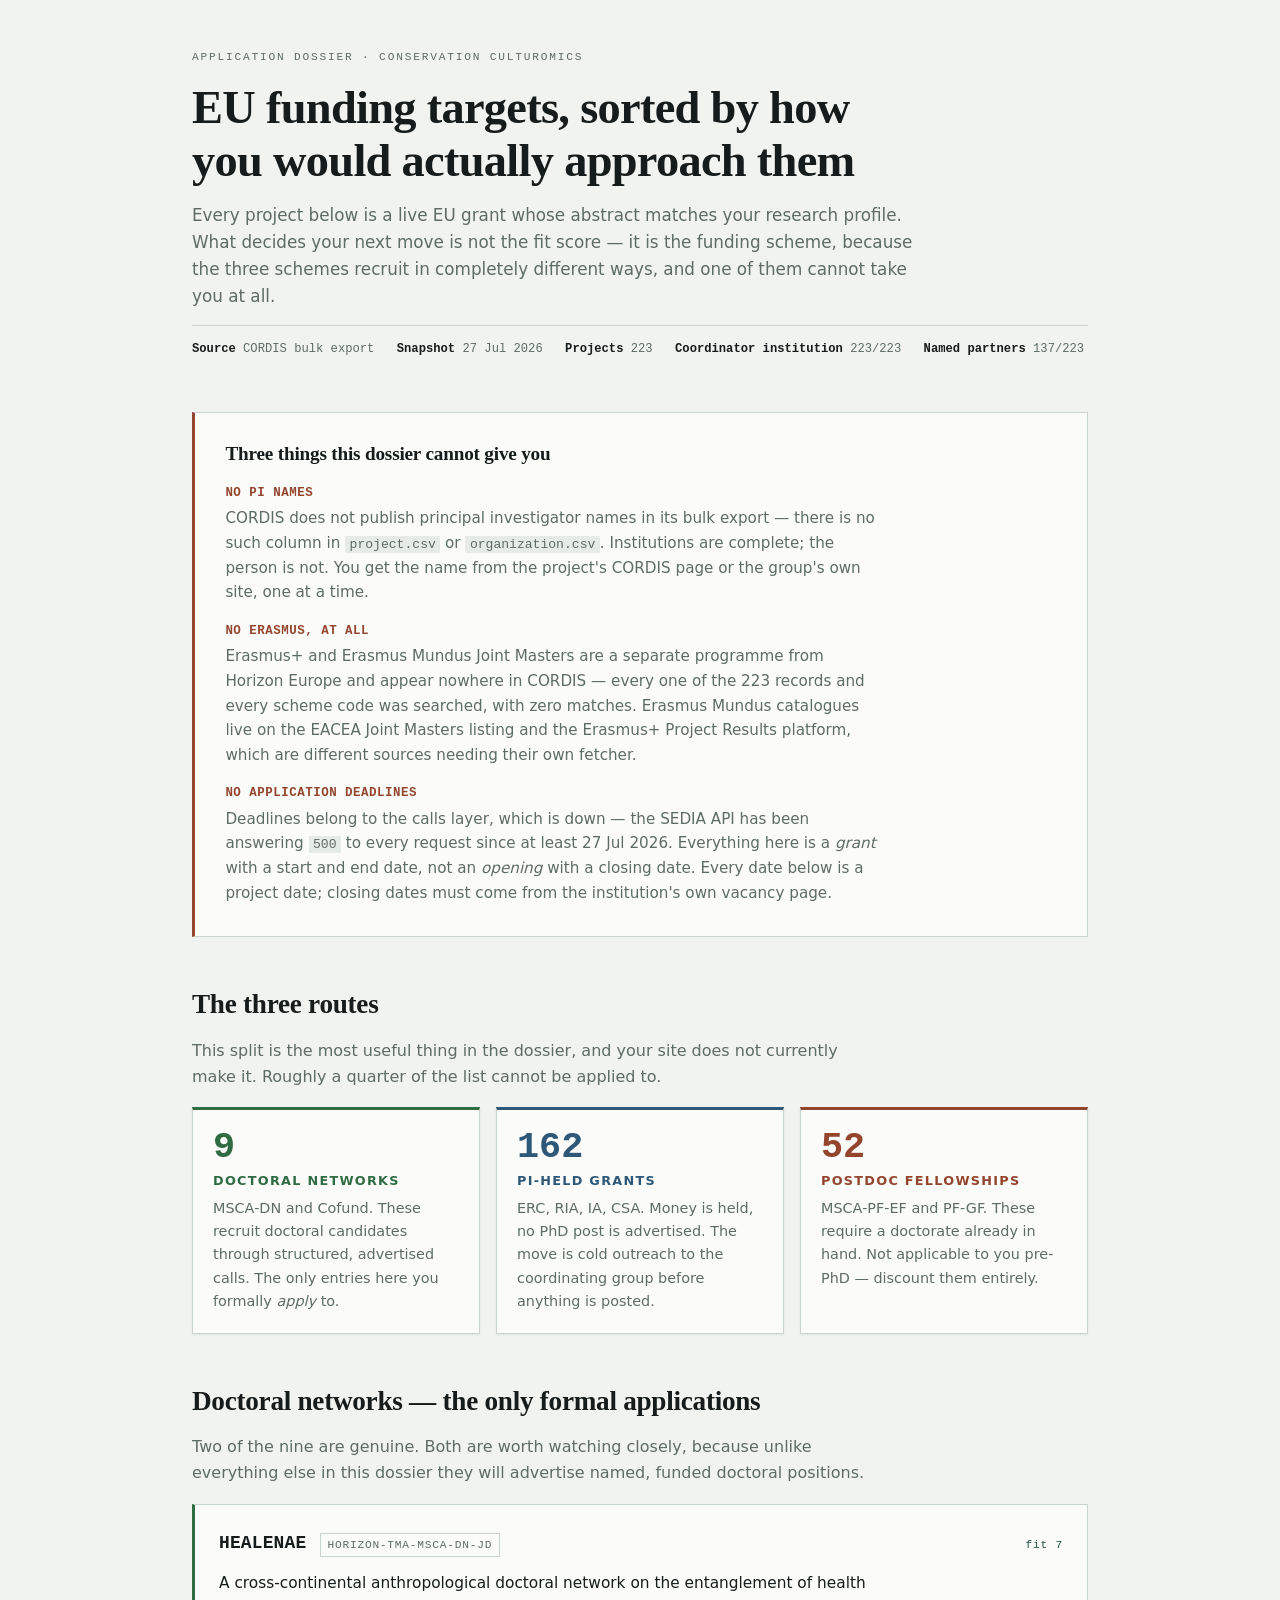
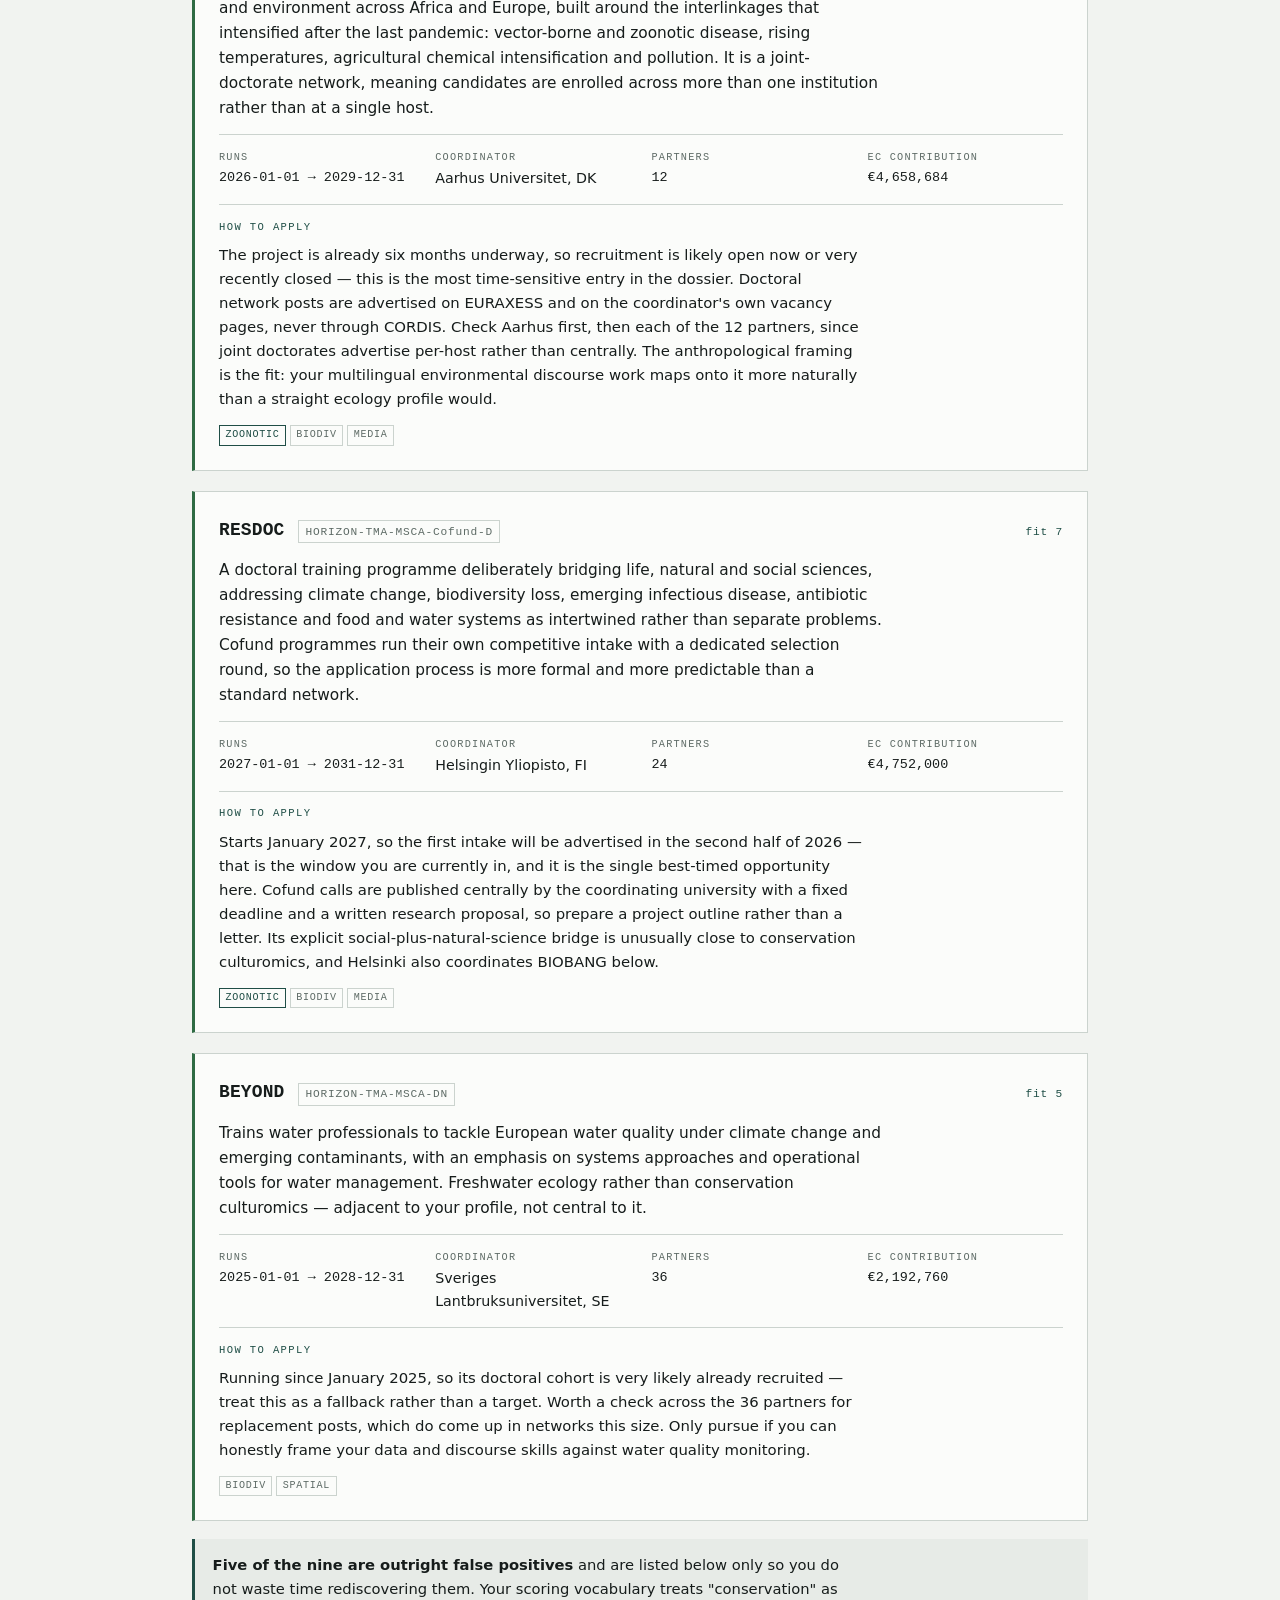
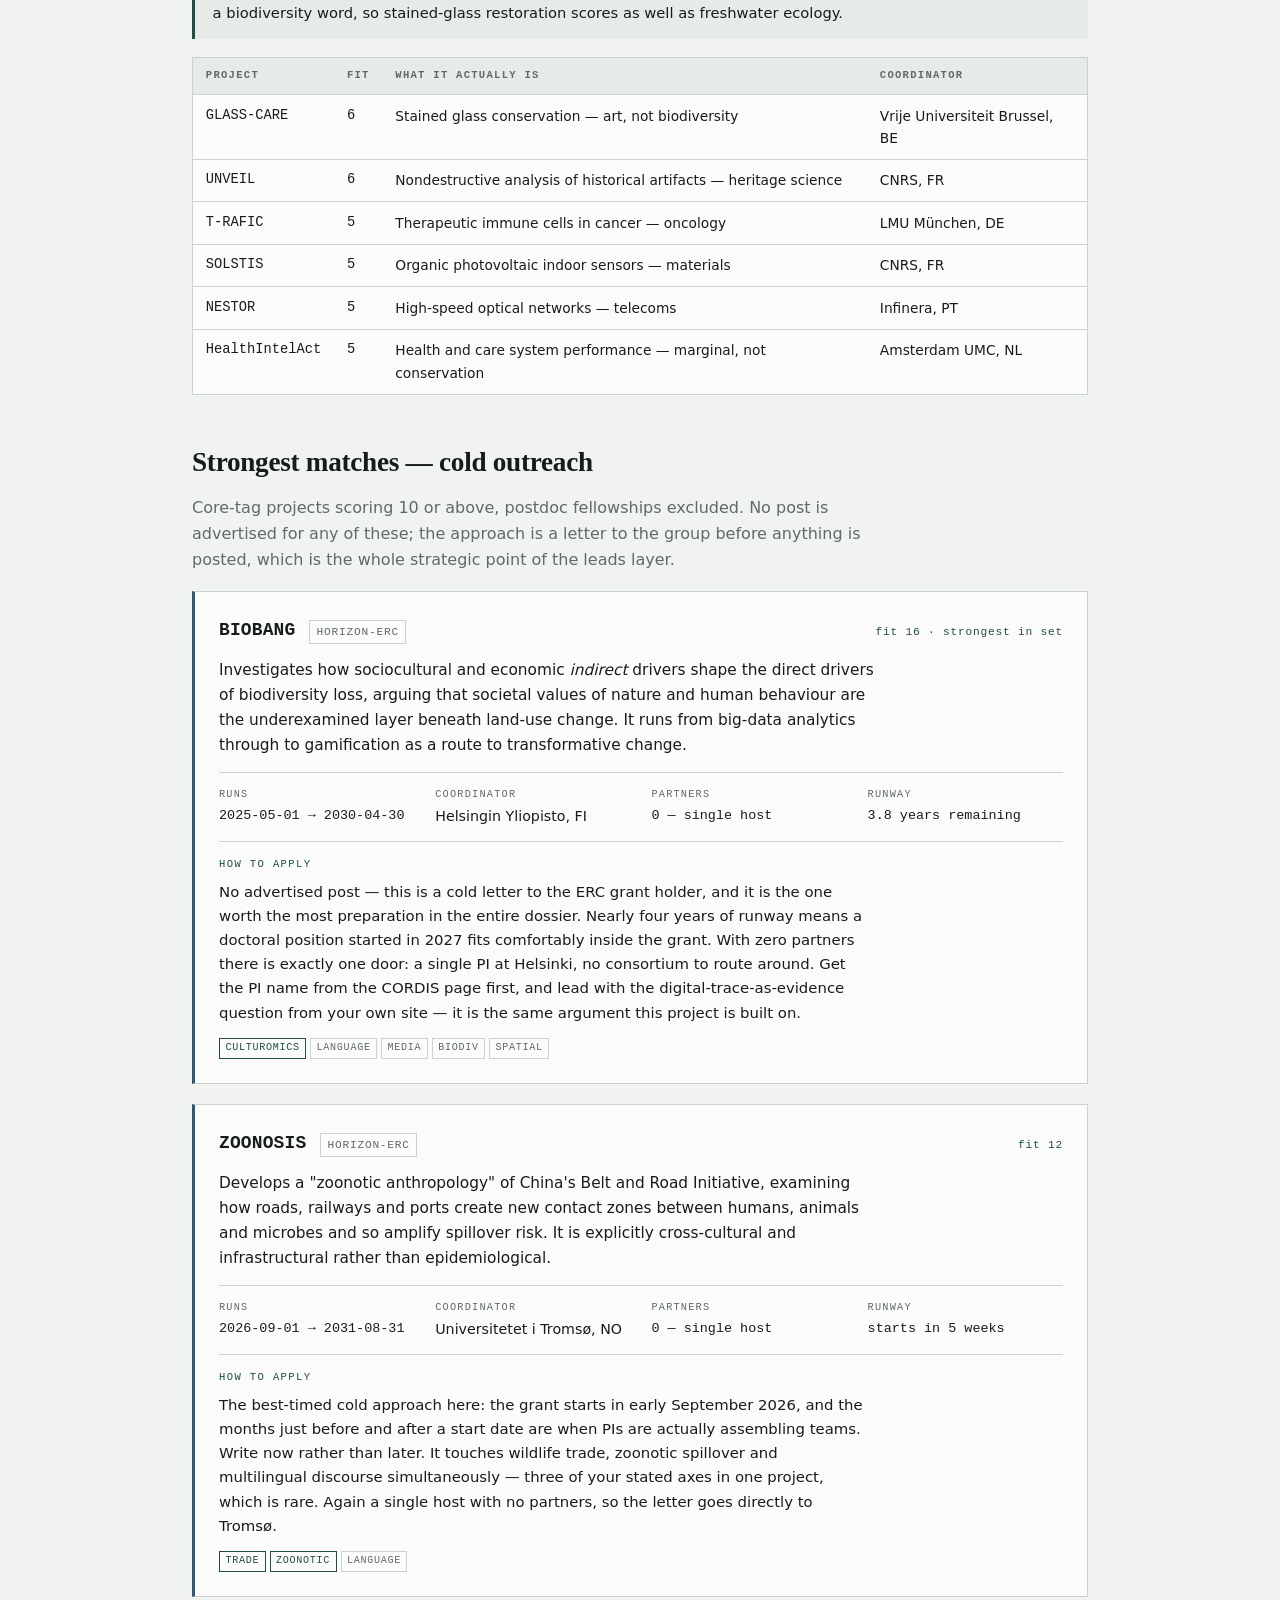
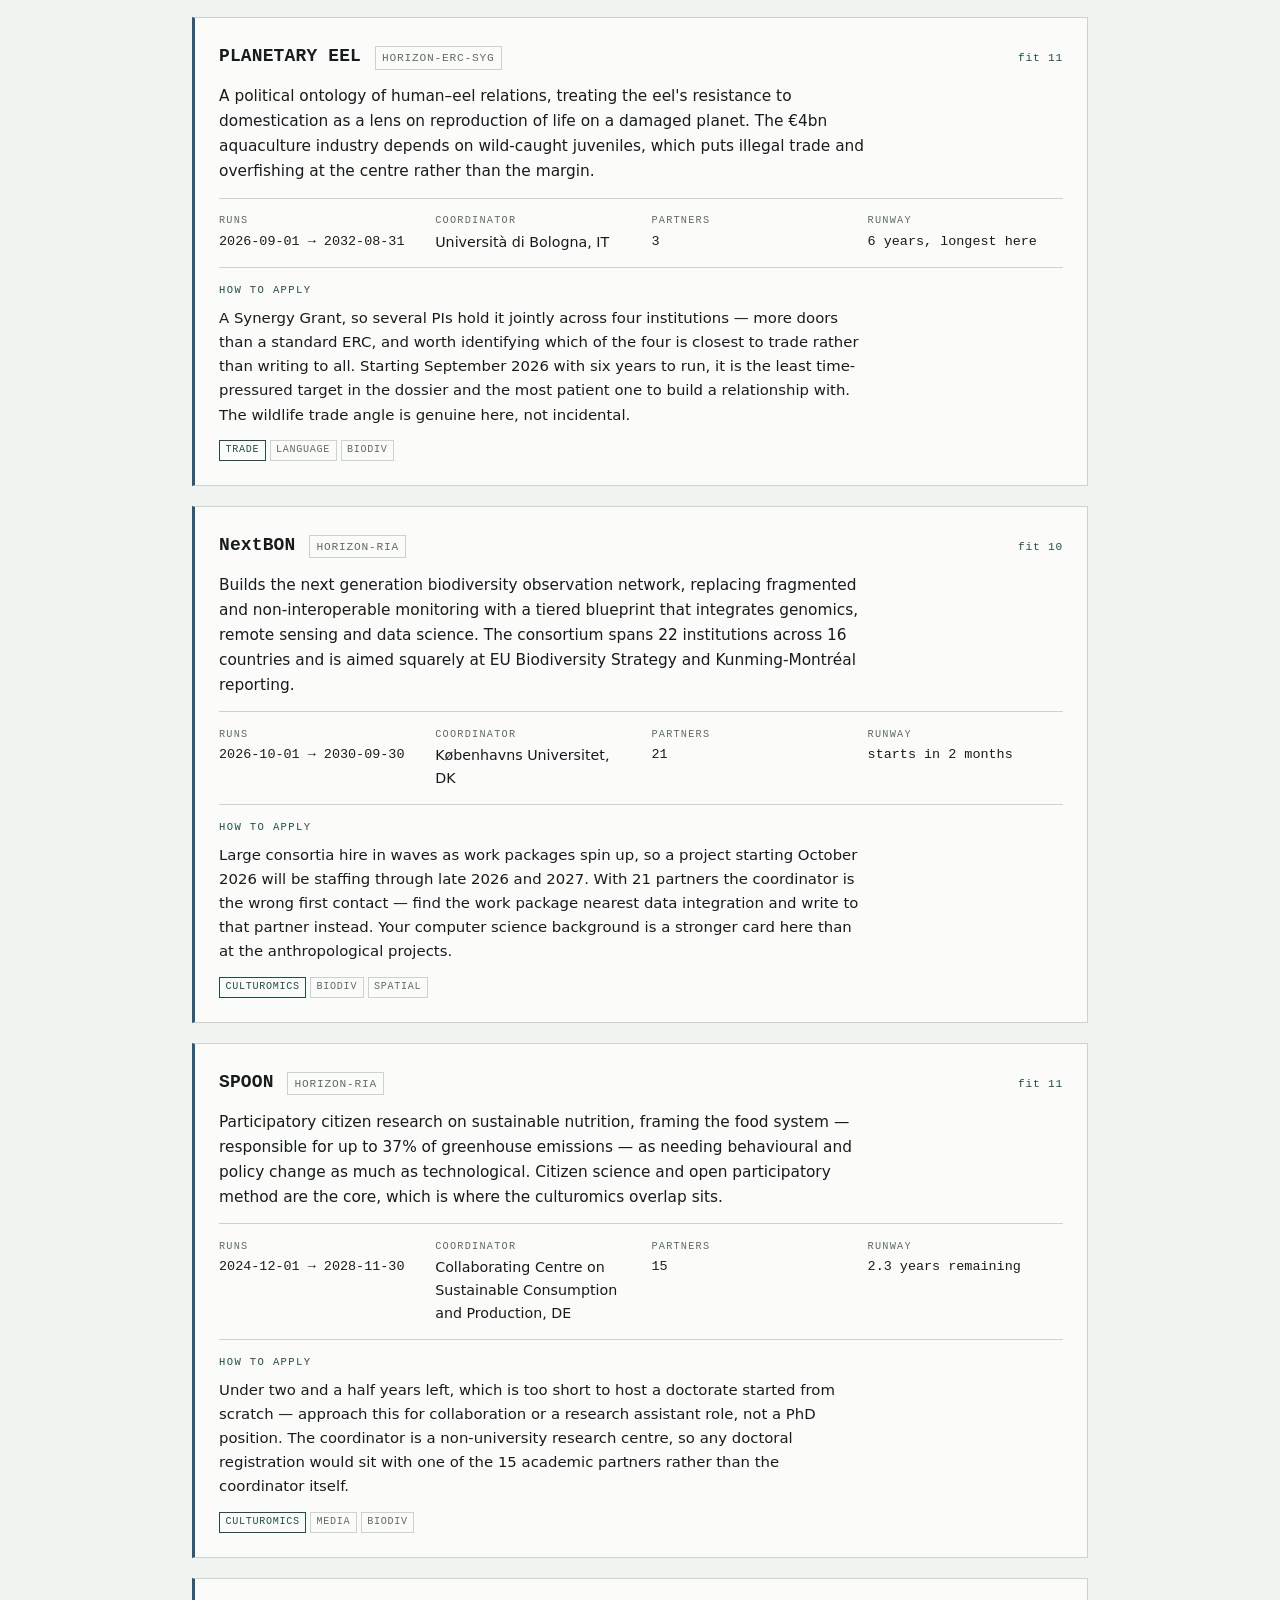
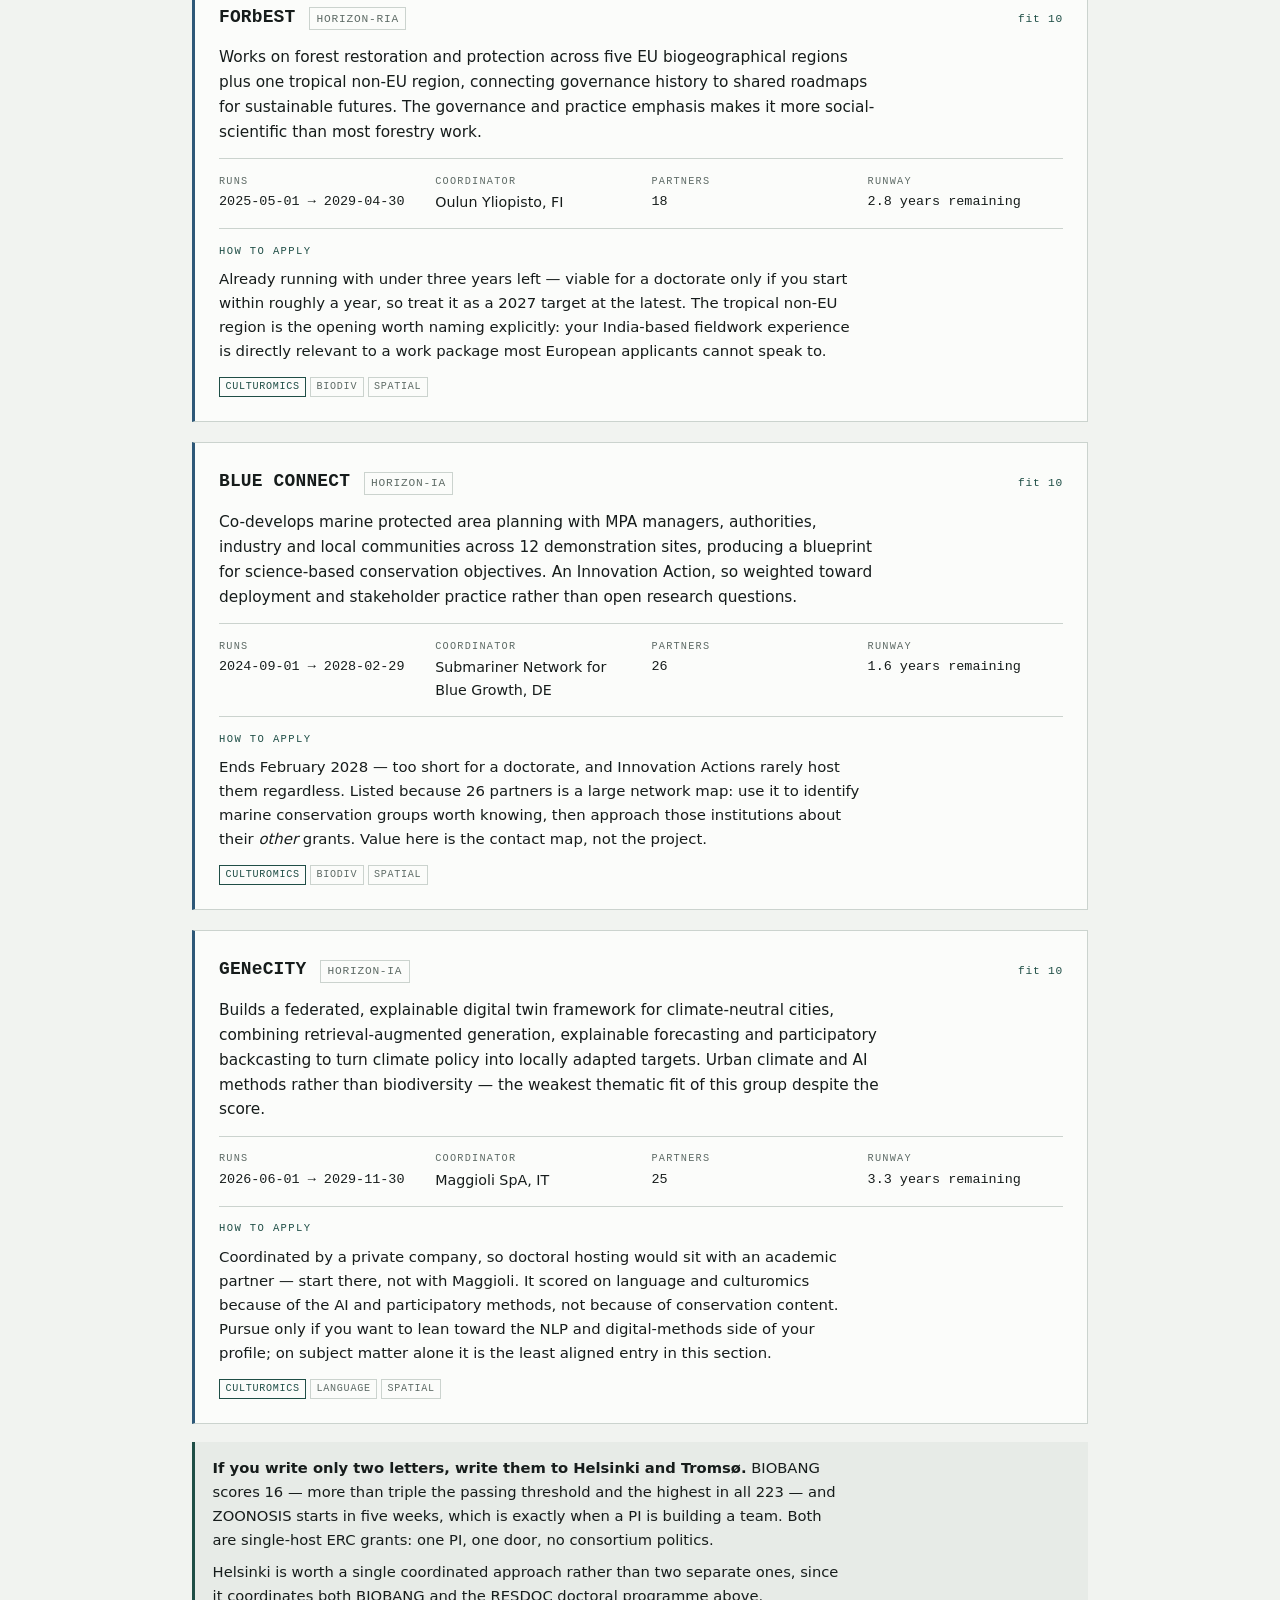
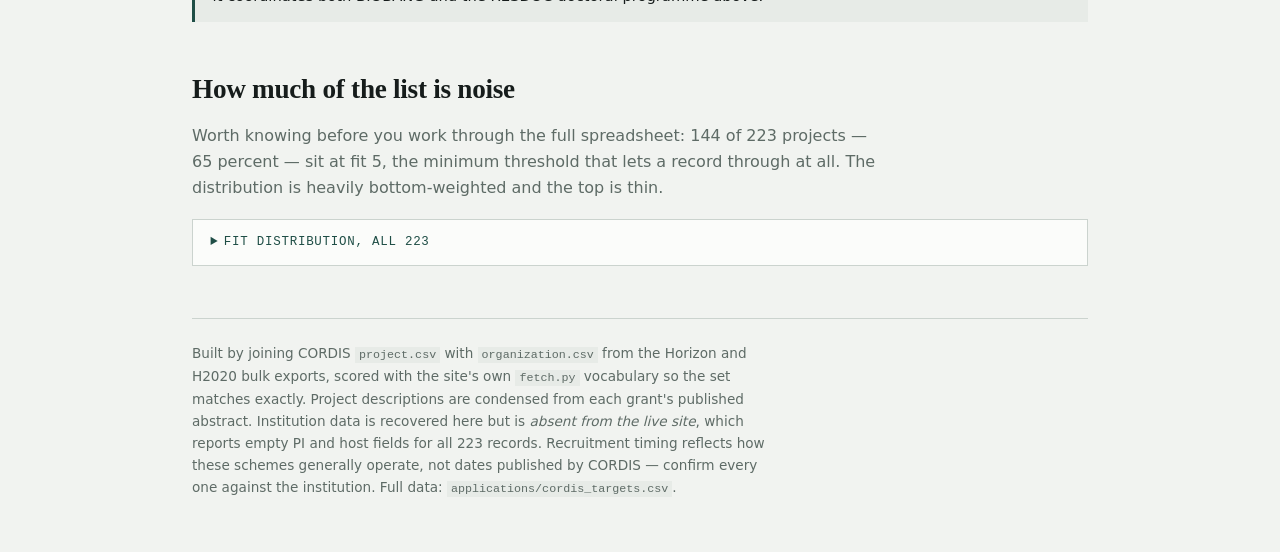
<file: applications/index.html>
<!doctype html>
<html lang="en">
<head>
<meta charset="utf-8">
<meta name="viewport" content="width=device-width, initial-scale=1">
<meta name="robots" content="noindex, nofollow">
<title>EU funding targets — application dossier</title>
<style>
*,*::before,*::after{box-sizing:border-box}
*{margin:0}
img,svg{display:block;max-width:100%}
ul{list-style:none;padding:0}
table{border-collapse:collapse}
a{color:inherit}
</style>
<style>
  :root {
    --ground:   #F1F3F0;
    --surface:  #FBFCFA;
    --raised:   #E7EBE7;
    --ink:      #161C1B;
    --muted:    #5E6B66;
    --hair:     #CBD3CE;
    --accent:   #1F4E46;
    --go:       #2F6B43;
    --outreach: #2E5878;
    --excluded: #93452E;
    --shadow:   rgba(22, 40, 36, .07);

    --f-display: ui-serif, Georgia, "Times New Roman", serif;
    --f-body:    system-ui, -apple-system, "Segoe UI", Roboto, sans-serif;
    --f-data:    ui-monospace, "Cascadia Code", "SF Mono", Consolas, monospace;

    --measure: 68ch;
    --pad: clamp(1.1rem, 4vw, 3rem);
  }

  @media (prefers-color-scheme: dark) {
    :root {
      --ground:   #0F1514;
      --surface:  #161E1C;
      --raised:   #1E2825;
      --ink:      #E3E8E4;
      --muted:    #97A49E;
      --hair:     #2C3936;
      --accent:   #5BA396;
      --go:       #6DB37E;
      --outreach: #7BA6CC;
      --excluded: #D08466;
      --shadow:   rgba(0, 0, 0, .4);
    }
  }
  :root[data-theme="dark"] {
    --ground:   #0F1514;
    --surface:  #161E1C;
    --raised:   #1E2825;
    --ink:      #E3E8E4;
    --muted:    #97A49E;
    --hair:     #2C3936;
    --accent:   #5BA396;
    --go:       #6DB37E;
    --outreach: #7BA6CC;
    --excluded: #D08466;
    --shadow:   rgba(0, 0, 0, .4);
  }
  :root[data-theme="light"] {
    --ground:   #F1F3F0;
    --surface:  #FBFCFA;
    --raised:   #E7EBE7;
    --ink:      #161C1B;
    --muted:    #5E6B66;
    --hair:     #CBD3CE;
    --accent:   #1F4E46;
    --go:       #2F6B43;
    --outreach: #2E5878;
    --excluded: #93452E;
    --shadow:   rgba(22, 40, 36, .07);
  }

  body {
    background: var(--ground);
    color: var(--ink);
    font-family: var(--f-body);
    font-size: 16px;
    line-height: 1.62;
    -webkit-font-smoothing: antialiased;
  }

  .page {
    max-width: 62rem;
    margin: 0 auto;
    padding: var(--pad);
    display: flex;
    flex-direction: column;
    gap: 3.25rem;
  }

  h1, h2, h3 { font-family: var(--f-display); text-wrap: balance; line-height: 1.15; font-weight: 600; }
  h1 { font-size: clamp(1.9rem, 4.4vw, 2.9rem); letter-spacing: -.015em; }
  h2 { font-size: clamp(1.35rem, 2.6vw, 1.7rem); letter-spacing: -.01em; }
  p  { max-width: var(--measure); }
  a  { color: var(--accent); text-underline-offset: .18em; }
  a:focus-visible, summary:focus-visible {
    outline: 2px solid var(--accent); outline-offset: 3px; border-radius: 2px;
  }

  .eyebrow {
    font-family: var(--f-data);
    font-size: .7rem;
    letter-spacing: .16em;
    text-transform: uppercase;
    color: var(--muted);
  }

  .mast { display: flex; flex-direction: column; gap: .9rem; }
  .mast > p { color: var(--muted); font-size: 1.05rem; }
  .provenance {
    font-family: var(--f-data);
    font-size: .76rem;
    color: var(--muted);
    display: flex;
    flex-wrap: wrap;
    gap: .45rem 1.4rem;
    padding-top: .9rem;
    border-top: 1px solid var(--hair);
  }
  .provenance b { color: var(--ink); font-weight: 600; }

  .gaps {
    background: var(--surface);
    border: 1px solid var(--hair);
    border-left: 3px solid var(--excluded);
    padding: clamp(1.1rem, 3vw, 1.9rem);
    display: flex;
    flex-direction: column;
    gap: 1.1rem;
  }
  .gaps h2 { font-size: 1.2rem; }
  .gap-list { display: flex; flex-direction: column; gap: 1rem; list-style: none; }
  .gap-list li { display: flex; flex-direction: column; gap: .2rem; }
  .gap-list b { font-family: var(--f-data); font-size: .78rem; letter-spacing: .04em; color: var(--excluded); text-transform: uppercase; }
  .gap-list span { color: var(--muted); max-width: var(--measure); font-size: .95rem; }

  .routes { display: grid; gap: 1rem; grid-template-columns: repeat(auto-fit, minmax(15rem, 1fr)); }
  .route {
    background: var(--surface);
    border: 1px solid var(--hair);
    padding: 1.2rem 1.25rem;
    display: flex;
    flex-direction: column;
    gap: .5rem;
    box-shadow: 0 1px 2px var(--shadow);
  }
  .route .count {
    font-family: var(--f-data);
    font-size: 2.3rem;
    font-variant-numeric: tabular-nums;
    line-height: 1;
    font-weight: 600;
  }
  .route h3 { font-family: var(--f-body); font-size: .8rem; letter-spacing: .1em; text-transform: uppercase; }
  .route p { font-size: .9rem; color: var(--muted); }
  .route.go  { border-top: 3px solid var(--go); }
  .route.go .count, .route.go h3 { color: var(--go); }
  .route.out { border-top: 3px solid var(--outreach); }
  .route.out .count, .route.out h3 { color: var(--outreach); }
  .route.no  { border-top: 3px solid var(--excluded); }
  .route.no .count, .route.no h3 { color: var(--excluded); }

  /* ── project entries ──────────────────────────────────── */
  .entries { display: flex; flex-direction: column; gap: 1.25rem; }
  .entry {
    background: var(--surface);
    border: 1px solid var(--hair);
    border-left: 3px solid var(--outreach);
    padding: clamp(1rem, 2.6vw, 1.5rem);
    display: flex;
    flex-direction: column;
    gap: .85rem;
  }
  .entry.dn { border-left-color: var(--go); }
  .entry-head { display: flex; flex-wrap: wrap; align-items: baseline; gap: .5rem .85rem; }
  .entry-head .acr {
    font-family: var(--f-data);
    font-size: 1.12rem;
    font-weight: 700;
    letter-spacing: .01em;
  }
  .entry-head .scheme {
    font-family: var(--f-data);
    font-size: .7rem;
    letter-spacing: .07em;
    color: var(--muted);
    border: 1px solid var(--hair);
    padding: .1rem .4rem;
  }
  .entry-head .fitbadge {
    font-family: var(--f-data);
    font-size: .7rem;
    font-variant-numeric: tabular-nums;
    letter-spacing: .07em;
    color: var(--accent);
    margin-left: auto;
    white-space: nowrap;
  }
  .entry .desc { font-size: .96rem; }
  .meta {
    display: grid;
    grid-template-columns: repeat(auto-fit, minmax(11rem, 1fr));
    gap: .7rem 1.3rem;
    padding: .85rem 0;
    border-top: 1px solid var(--hair);
    border-bottom: 1px solid var(--hair);
  }
  .meta div { display: flex; flex-direction: column; gap: .12rem; }
  .meta dt, .meta .k {
    font-family: var(--f-data);
    font-size: .64rem;
    letter-spacing: .12em;
    text-transform: uppercase;
    color: var(--muted);
  }
  .meta .v { font-size: .89rem; font-variant-numeric: tabular-nums; }
  .meta .v.mono { font-family: var(--f-data); font-size: .84rem; }

  .apply { display: flex; flex-direction: column; gap: .45rem; }
  .apply .k {
    font-family: var(--f-data);
    font-size: .66rem;
    letter-spacing: .13em;
    text-transform: uppercase;
    color: var(--accent);
  }
  .apply p { font-size: .93rem; margin: 0; }
  .tags { display: flex; flex-wrap: wrap; gap: .25rem; }
  .tag {
    font-family: var(--f-data);
    font-size: .63rem;
    letter-spacing: .07em;
    text-transform: uppercase;
    color: var(--muted);
    border: 1px solid var(--hair);
    padding: .07rem .34rem;
    white-space: nowrap;
  }
  .tag.core { color: var(--accent); border-color: var(--accent); }

  section { display: flex; flex-direction: column; gap: 1.1rem; }
  section > p { color: var(--muted); }

  .flag {
    background: var(--raised);
    border-left: 3px solid var(--accent);
    padding: .9rem 1.1rem;
    font-size: .92rem;
  }
  .flag p + p { margin-top: .55rem; }

  .scroll { overflow-x: auto; border: 1px solid var(--hair); background: var(--surface); }
  table { border-collapse: collapse; width: 100%; font-size: .86rem; min-width: 38rem; }
  th, td { padding: .6rem .8rem; text-align: left; vertical-align: top; border-bottom: 1px solid var(--hair); }
  thead th {
    font-family: var(--f-data); font-size: .66rem; letter-spacing: .12em;
    text-transform: uppercase; color: var(--muted); background: var(--raised); white-space: nowrap;
  }
  tbody tr:last-child td { border-bottom: 0; }
  td.mono { font-family: var(--f-data); font-variant-numeric: tabular-nums; white-space: nowrap; }

  details { border: 1px solid var(--hair); background: var(--surface); padding: .8rem 1.1rem; }
  summary { cursor: pointer; font-family: var(--f-data); font-size: .78rem; letter-spacing: .06em; text-transform: uppercase; color: var(--accent); }
  details[open] summary { margin-bottom: .8rem; }
  details ul { margin-left: 1.1rem; display: flex; flex-direction: column; gap: .4rem; font-size: .92rem; }

  footer { border-top: 1px solid var(--hair); padding-top: 1.4rem; color: var(--muted); font-size: .85rem; }
  code { font-family: var(--f-data); font-size: .86em; background: var(--raised); padding: .08em .34em; }

  @media (prefers-reduced-motion: reduce) { * { animation: none !important; transition: none !important; } }
</style>
</head>
<body>
<div class="page">

  <header class="mast">
    <span class="eyebrow">Application dossier · conservation culturomics</span>
    <h1>EU funding targets, sorted by how you would actually approach them</h1>
    <p>Every project below is a live EU grant whose abstract matches your research profile. What decides your next move is not the fit score — it is the funding scheme, because the three schemes recruit in completely different ways, and one of them cannot take you at all.</p>
    <div class="provenance">
      <span><b>Source</b> CORDIS bulk export</span>
      <span><b>Snapshot</b> 27 Jul 2026</span>
      <span><b>Projects</b> 223</span>
      <span><b>Coordinator institution</b> 223/223</span>
      <span><b>Named partners</b> 137/223</span>
    </div>
  </header>

  <div class="gaps">
    <h2>Three things this dossier cannot give you</h2>
    <ul class="gap-list">
      <li>
        <b>No PI names</b>
        <span>CORDIS does not publish principal investigator names in its bulk export — there is no such column in <code>project.csv</code> or <code>organization.csv</code>. Institutions are complete; the person is not. You get the name from the project's CORDIS page or the group's own site, one at a time.</span>
      </li>
      <li>
        <b>No Erasmus, at all</b>
        <span>Erasmus+ and Erasmus Mundus Joint Masters are a separate programme from Horizon Europe and appear nowhere in CORDIS — every one of the 223 records and every scheme code was searched, with zero matches. Erasmus Mundus catalogues live on the EACEA Joint Masters listing and the Erasmus+ Project Results platform, which are different sources needing their own fetcher.</span>
      </li>
      <li>
        <b>No application deadlines</b>
        <span>Deadlines belong to the calls layer, which is down — the SEDIA API has been answering <code>500</code> to every request since at least 27 Jul 2026. Everything here is a <em>grant</em> with a start and end date, not an <em>opening</em> with a closing date. Every date below is a project date; closing dates must come from the institution's own vacancy page.</span>
      </li>
    </ul>
  </div>

  <section>
    <h2>The three routes</h2>
    <p>This split is the most useful thing in the dossier, and your site does not currently make it. Roughly a quarter of the list cannot be applied to.</p>
    <div class="routes">
      <div class="route go">
        <span class="count">9</span>
        <h3>Doctoral networks</h3>
        <p>MSCA-DN and Cofund. These recruit doctoral candidates through structured, advertised calls. The only entries here you formally <em>apply</em> to.</p>
      </div>
      <div class="route out">
        <span class="count">162</span>
        <h3>PI-held grants</h3>
        <p>ERC, RIA, IA, CSA. Money is held, no PhD post is advertised. The move is cold outreach to the coordinating group before anything is posted.</p>
      </div>
      <div class="route no">
        <span class="count">52</span>
        <h3>Postdoc fellowships</h3>
        <p>MSCA-PF-EF and PF-GF. These require a doctorate already in hand. Not applicable to you pre-PhD — discount them entirely.</p>
      </div>
    </div>
  </section>

  <section>
    <h2>Doctoral networks — the only formal applications</h2>
    <p>Two of the nine are genuine. Both are worth watching closely, because unlike everything else in this dossier they will advertise named, funded doctoral positions.</p>

    <div class="entries">

      <article class="entry dn">
        <div class="entry-head">
          <span class="acr">HEALENAE</span>
          <span class="scheme">HORIZON-TMA-MSCA-DN-JD</span>
          <span class="fitbadge">fit 7</span>
        </div>
        <p class="desc">A cross-continental anthropological doctoral network on the entanglement of health and environment across Africa and Europe, built around the interlinkages that intensified after the last pandemic: vector-borne and zoonotic disease, rising temperatures, agricultural chemical intensification and pollution. It is a joint-doctorate network, meaning candidates are enrolled across more than one institution rather than at a single host.</p>
        <div class="meta">
          <div><span class="k">Runs</span><span class="v mono">2026-01-01 → 2029-12-31</span></div>
          <div><span class="k">Coordinator</span><span class="v">Aarhus Universitet, DK</span></div>
          <div><span class="k">Partners</span><span class="v mono">12</span></div>
          <div><span class="k">EC contribution</span><span class="v mono">€4,658,684</span></div>
        </div>
        <div class="apply">
          <span class="k">How to apply</span>
          <p>The project is already six months underway, so recruitment is likely open now or very recently closed — this is the most time-sensitive entry in the dossier. Doctoral network posts are advertised on EURAXESS and on the coordinator's own vacancy pages, never through CORDIS. Check Aarhus first, then each of the 12 partners, since joint doctorates advertise per-host rather than centrally. The anthropological framing is the fit: your multilingual environmental discourse work maps onto it more naturally than a straight ecology profile would.</p>
        </div>
        <div class="tags"><span class="tag core">zoonotic</span><span class="tag">biodiv</span><span class="tag">media</span></div>
      </article>

      <article class="entry dn">
        <div class="entry-head">
          <span class="acr">RESDOC</span>
          <span class="scheme">HORIZON-TMA-MSCA-Cofund-D</span>
          <span class="fitbadge">fit 7</span>
        </div>
        <p class="desc">A doctoral training programme deliberately bridging life, natural and social sciences, addressing climate change, biodiversity loss, emerging infectious disease, antibiotic resistance and food and water systems as intertwined rather than separate problems. Cofund programmes run their own competitive intake with a dedicated selection round, so the application process is more formal and more predictable than a standard network.</p>
        <div class="meta">
          <div><span class="k">Runs</span><span class="v mono">2027-01-01 → 2031-12-31</span></div>
          <div><span class="k">Coordinator</span><span class="v">Helsingin Yliopisto, FI</span></div>
          <div><span class="k">Partners</span><span class="v mono">24</span></div>
          <div><span class="k">EC contribution</span><span class="v mono">€4,752,000</span></div>
        </div>
        <div class="apply">
          <span class="k">How to apply</span>
          <p>Starts January 2027, so the first intake will be advertised in the second half of 2026 — that is the window you are currently in, and it is the single best-timed opportunity here. Cofund calls are published centrally by the coordinating university with a fixed deadline and a written research proposal, so prepare a project outline rather than a letter. Its explicit social-plus-natural-science bridge is unusually close to conservation culturomics, and Helsinki also coordinates BIOBANG below.</p>
        </div>
        <div class="tags"><span class="tag core">zoonotic</span><span class="tag">biodiv</span><span class="tag">media</span></div>
      </article>

      <article class="entry dn">
        <div class="entry-head">
          <span class="acr">BEYOND</span>
          <span class="scheme">HORIZON-TMA-MSCA-DN</span>
          <span class="fitbadge">fit 5</span>
        </div>
        <p class="desc">Trains water professionals to tackle European water quality under climate change and emerging contaminants, with an emphasis on systems approaches and operational tools for water management. Freshwater ecology rather than conservation culturomics — adjacent to your profile, not central to it.</p>
        <div class="meta">
          <div><span class="k">Runs</span><span class="v mono">2025-01-01 → 2028-12-31</span></div>
          <div><span class="k">Coordinator</span><span class="v">Sveriges Lantbruksuniversitet, SE</span></div>
          <div><span class="k">Partners</span><span class="v mono">36</span></div>
          <div><span class="k">EC contribution</span><span class="v mono">€2,192,760</span></div>
        </div>
        <div class="apply">
          <span class="k">How to apply</span>
          <p>Running since January 2025, so its doctoral cohort is very likely already recruited — treat this as a fallback rather than a target. Worth a check across the 36 partners for replacement posts, which do come up in networks this size. Only pursue if you can honestly frame your data and discourse skills against water quality monitoring.</p>
        </div>
        <div class="tags"><span class="tag">biodiv</span><span class="tag">spatial</span></div>
      </article>

    </div>

    <div class="flag">
      <p><strong>Five of the nine are outright false positives</strong> and are listed below only so you do not waste time rediscovering them. Your scoring vocabulary treats "conservation" as a biodiversity word, so stained-glass restoration scores as well as freshwater ecology.</p>
    </div>

    <div class="scroll">
      <table>
        <thead>
          <tr><th>Project</th><th>Fit</th><th>What it actually is</th><th>Coordinator</th></tr>
        </thead>
        <tbody>
          <tr><td class="mono">GLASS-CARE</td><td class="mono">6</td><td>Stained glass conservation — art, not biodiversity</td><td>Vrije Universiteit Brussel, BE</td></tr>
          <tr><td class="mono">UNVEIL</td><td class="mono">6</td><td>Nondestructive analysis of historical artifacts — heritage science</td><td>CNRS, FR</td></tr>
          <tr><td class="mono">T-RAFIC</td><td class="mono">5</td><td>Therapeutic immune cells in cancer — oncology</td><td>LMU München, DE</td></tr>
          <tr><td class="mono">SOLSTIS</td><td class="mono">5</td><td>Organic photovoltaic indoor sensors — materials</td><td>CNRS, FR</td></tr>
          <tr><td class="mono">NESTOR</td><td class="mono">5</td><td>High-speed optical networks — telecoms</td><td>Infinera, PT</td></tr>
          <tr><td class="mono">HealthIntelAct</td><td class="mono">5</td><td>Health and care system performance — marginal, not conservation</td><td>Amsterdam UMC, NL</td></tr>
        </tbody>
      </table>
    </div>
  </section>

  <section>
    <h2>Strongest matches — cold outreach</h2>
    <p>Core-tag projects scoring 10 or above, postdoc fellowships excluded. No post is advertised for any of these; the approach is a letter to the group before anything is posted, which is the whole strategic point of the leads layer.</p>

    <div class="entries">

      <article class="entry">
        <div class="entry-head">
          <span class="acr">BIOBANG</span>
          <span class="scheme">HORIZON-ERC</span>
          <span class="fitbadge">fit 16 · strongest in set</span>
        </div>
        <p class="desc">Investigates how sociocultural and economic <em>indirect</em> drivers shape the direct drivers of biodiversity loss, arguing that societal values of nature and human behaviour are the underexamined layer beneath land-use change. It runs from big-data analytics through to gamification as a route to transformative change.</p>
        <div class="meta">
          <div><span class="k">Runs</span><span class="v mono">2025-05-01 → 2030-04-30</span></div>
          <div><span class="k">Coordinator</span><span class="v">Helsingin Yliopisto, FI</span></div>
          <div><span class="k">Partners</span><span class="v mono">0 — single host</span></div>
          <div><span class="k">Runway</span><span class="v mono">3.8 years remaining</span></div>
        </div>
        <div class="apply">
          <span class="k">How to apply</span>
          <p>No advertised post — this is a cold letter to the ERC grant holder, and it is the one worth the most preparation in the entire dossier. Nearly four years of runway means a doctoral position started in 2027 fits comfortably inside the grant. With zero partners there is exactly one door: a single PI at Helsinki, no consortium to route around. Get the PI name from the CORDIS page first, and lead with the digital-trace-as-evidence question from your own site — it is the same argument this project is built on.</p>
        </div>
        <div class="tags"><span class="tag core">culturomics</span><span class="tag">language</span><span class="tag">media</span><span class="tag">biodiv</span><span class="tag">spatial</span></div>
      </article>

      <article class="entry">
        <div class="entry-head">
          <span class="acr">ZOONOSIS</span>
          <span class="scheme">HORIZON-ERC</span>
          <span class="fitbadge">fit 12</span>
        </div>
        <p class="desc">Develops a "zoonotic anthropology" of China's Belt and Road Initiative, examining how roads, railways and ports create new contact zones between humans, animals and microbes and so amplify spillover risk. It is explicitly cross-cultural and infrastructural rather than epidemiological.</p>
        <div class="meta">
          <div><span class="k">Runs</span><span class="v mono">2026-09-01 → 2031-08-31</span></div>
          <div><span class="k">Coordinator</span><span class="v">Universitetet i Tromsø, NO</span></div>
          <div><span class="k">Partners</span><span class="v mono">0 — single host</span></div>
          <div><span class="k">Runway</span><span class="v mono">starts in 5 weeks</span></div>
        </div>
        <div class="apply">
          <span class="k">How to apply</span>
          <p>The best-timed cold approach here: the grant starts in early September 2026, and the months just before and after a start date are when PIs are actually assembling teams. Write now rather than later. It touches wildlife trade, zoonotic spillover and multilingual discourse simultaneously — three of your stated axes in one project, which is rare. Again a single host with no partners, so the letter goes directly to Tromsø.</p>
        </div>
        <div class="tags"><span class="tag core">trade</span><span class="tag core">zoonotic</span><span class="tag">language</span></div>
      </article>

      <article class="entry">
        <div class="entry-head">
          <span class="acr">PLANETARY EEL</span>
          <span class="scheme">HORIZON-ERC-SYG</span>
          <span class="fitbadge">fit 11</span>
        </div>
        <p class="desc">A political ontology of human–eel relations, treating the eel's resistance to domestication as a lens on reproduction of life on a damaged planet. The €4bn aquaculture industry depends on wild-caught juveniles, which puts illegal trade and overfishing at the centre rather than the margin.</p>
        <div class="meta">
          <div><span class="k">Runs</span><span class="v mono">2026-09-01 → 2032-08-31</span></div>
          <div><span class="k">Coordinator</span><span class="v">Università di Bologna, IT</span></div>
          <div><span class="k">Partners</span><span class="v mono">3</span></div>
          <div><span class="k">Runway</span><span class="v mono">6 years, longest here</span></div>
        </div>
        <div class="apply">
          <span class="k">How to apply</span>
          <p>A Synergy Grant, so several PIs hold it jointly across four institutions — more doors than a standard ERC, and worth identifying which of the four is closest to trade rather than writing to all. Starting September 2026 with six years to run, it is the least time-pressured target in the dossier and the most patient one to build a relationship with. The wildlife trade angle is genuine here, not incidental.</p>
        </div>
        <div class="tags"><span class="tag core">trade</span><span class="tag">language</span><span class="tag">biodiv</span></div>
      </article>

      <article class="entry">
        <div class="entry-head">
          <span class="acr">NextBON</span>
          <span class="scheme">HORIZON-RIA</span>
          <span class="fitbadge">fit 10</span>
        </div>
        <p class="desc">Builds the next generation biodiversity observation network, replacing fragmented and non-interoperable monitoring with a tiered blueprint that integrates genomics, remote sensing and data science. The consortium spans 22 institutions across 16 countries and is aimed squarely at EU Biodiversity Strategy and Kunming-Montréal reporting.</p>
        <div class="meta">
          <div><span class="k">Runs</span><span class="v mono">2026-10-01 → 2030-09-30</span></div>
          <div><span class="k">Coordinator</span><span class="v">Københavns Universitet, DK</span></div>
          <div><span class="k">Partners</span><span class="v mono">21</span></div>
          <div><span class="k">Runway</span><span class="v mono">starts in 2 months</span></div>
        </div>
        <div class="apply">
          <span class="k">How to apply</span>
          <p>Large consortia hire in waves as work packages spin up, so a project starting October 2026 will be staffing through late 2026 and 2027. With 21 partners the coordinator is the wrong first contact — find the work package nearest data integration and write to that partner instead. Your computer science background is a stronger card here than at the anthropological projects.</p>
        </div>
        <div class="tags"><span class="tag core">culturomics</span><span class="tag">biodiv</span><span class="tag">spatial</span></div>
      </article>

      <article class="entry">
        <div class="entry-head">
          <span class="acr">SPOON</span>
          <span class="scheme">HORIZON-RIA</span>
          <span class="fitbadge">fit 11</span>
        </div>
        <p class="desc">Participatory citizen research on sustainable nutrition, framing the food system — responsible for up to 37% of greenhouse emissions — as needing behavioural and policy change as much as technological. Citizen science and open participatory method are the core, which is where the culturomics overlap sits.</p>
        <div class="meta">
          <div><span class="k">Runs</span><span class="v mono">2024-12-01 → 2028-11-30</span></div>
          <div><span class="k">Coordinator</span><span class="v">Collaborating Centre on Sustainable Consumption and Production, DE</span></div>
          <div><span class="k">Partners</span><span class="v mono">15</span></div>
          <div><span class="k">Runway</span><span class="v mono">2.3 years remaining</span></div>
        </div>
        <div class="apply">
          <span class="k">How to apply</span>
          <p>Under two and a half years left, which is too short to host a doctorate started from scratch — approach this for collaboration or a research assistant role, not a PhD position. The coordinator is a non-university research centre, so any doctoral registration would sit with one of the 15 academic partners rather than the coordinator itself.</p>
        </div>
        <div class="tags"><span class="tag core">culturomics</span><span class="tag">media</span><span class="tag">biodiv</span></div>
      </article>

      <article class="entry">
        <div class="entry-head">
          <span class="acr">FORbEST</span>
          <span class="scheme">HORIZON-RIA</span>
          <span class="fitbadge">fit 10</span>
        </div>
        <p class="desc">Works on forest restoration and protection across five EU biogeographical regions plus one tropical non-EU region, connecting governance history to shared roadmaps for sustainable futures. The governance and practice emphasis makes it more social-scientific than most forestry work.</p>
        <div class="meta">
          <div><span class="k">Runs</span><span class="v mono">2025-05-01 → 2029-04-30</span></div>
          <div><span class="k">Coordinator</span><span class="v">Oulun Yliopisto, FI</span></div>
          <div><span class="k">Partners</span><span class="v mono">18</span></div>
          <div><span class="k">Runway</span><span class="v mono">2.8 years remaining</span></div>
        </div>
        <div class="apply">
          <span class="k">How to apply</span>
          <p>Already running with under three years left — viable for a doctorate only if you start within roughly a year, so treat it as a 2027 target at the latest. The tropical non-EU region is the opening worth naming explicitly: your India-based fieldwork experience is directly relevant to a work package most European applicants cannot speak to.</p>
        </div>
        <div class="tags"><span class="tag core">culturomics</span><span class="tag">biodiv</span><span class="tag">spatial</span></div>
      </article>

      <article class="entry">
        <div class="entry-head">
          <span class="acr">BLUE CONNECT</span>
          <span class="scheme">HORIZON-IA</span>
          <span class="fitbadge">fit 10</span>
        </div>
        <p class="desc">Co-develops marine protected area planning with MPA managers, authorities, industry and local communities across 12 demonstration sites, producing a blueprint for science-based conservation objectives. An Innovation Action, so weighted toward deployment and stakeholder practice rather than open research questions.</p>
        <div class="meta">
          <div><span class="k">Runs</span><span class="v mono">2024-09-01 → 2028-02-29</span></div>
          <div><span class="k">Coordinator</span><span class="v">Submariner Network for Blue Growth, DE</span></div>
          <div><span class="k">Partners</span><span class="v mono">26</span></div>
          <div><span class="k">Runway</span><span class="v mono">1.6 years remaining</span></div>
        </div>
        <div class="apply">
          <span class="k">How to apply</span>
          <p>Ends February 2028 — too short for a doctorate, and Innovation Actions rarely host them regardless. Listed because 26 partners is a large network map: use it to identify marine conservation groups worth knowing, then approach those institutions about their <em>other</em> grants. Value here is the contact map, not the project.</p>
        </div>
        <div class="tags"><span class="tag core">culturomics</span><span class="tag">biodiv</span><span class="tag">spatial</span></div>
      </article>

      <article class="entry">
        <div class="entry-head">
          <span class="acr">GENeCITY</span>
          <span class="scheme">HORIZON-IA</span>
          <span class="fitbadge">fit 10</span>
        </div>
        <p class="desc">Builds a federated, explainable digital twin framework for climate-neutral cities, combining retrieval-augmented generation, explainable forecasting and participatory backcasting to turn climate policy into locally adapted targets. Urban climate and AI methods rather than biodiversity — the weakest thematic fit of this group despite the score.</p>
        <div class="meta">
          <div><span class="k">Runs</span><span class="v mono">2026-06-01 → 2029-11-30</span></div>
          <div><span class="k">Coordinator</span><span class="v">Maggioli SpA, IT</span></div>
          <div><span class="k">Partners</span><span class="v mono">25</span></div>
          <div><span class="k">Runway</span><span class="v mono">3.3 years remaining</span></div>
        </div>
        <div class="apply">
          <span class="k">How to apply</span>
          <p>Coordinated by a private company, so doctoral hosting would sit with an academic partner — start there, not with Maggioli. It scored on language and culturomics because of the AI and participatory methods, not because of conservation content. Pursue only if you want to lean toward the NLP and digital-methods side of your profile; on subject matter alone it is the least aligned entry in this section.</p>
        </div>
        <div class="tags"><span class="tag core">culturomics</span><span class="tag">language</span><span class="tag">spatial</span></div>
      </article>

    </div>

    <div class="flag">
      <p><strong>If you write only two letters, write them to Helsinki and Tromsø.</strong> BIOBANG scores 16 — more than triple the passing threshold and the highest in all 223 — and ZOONOSIS starts in five weeks, which is exactly when a PI is building a team. Both are single-host ERC grants: one PI, one door, no consortium politics.</p>
      <p>Helsinki is worth a single coordinated approach rather than two separate ones, since it coordinates both BIOBANG and the RESDOC doctoral programme above.</p>
    </div>
  </section>

  <section>
    <h2>How much of the list is noise</h2>
    <p>Worth knowing before you work through the full spreadsheet: 144 of 223 projects — 65 percent — sit at fit 5, the minimum threshold that lets a record through at all. The distribution is heavily bottom-weighted and the top is thin.</p>
    <details>
      <summary>Fit distribution, all 223</summary>
      <ul>
        <li><b>fit 5</b> — 144 projects (65%) · minimum passing score, expect false positives</li>
        <li><b>fit 6–7</b> — 44 projects (20%) · read the abstract before deciding</li>
        <li><b>fit 8–9</b> — 24 projects (11%) · generally genuine matches</li>
        <li><b>fit 10+</b> — 11 projects (5%) · the real shortlist</li>
        <li><b>fit 16</b> — BIOBANG alone, the strongest match in the entire set</li>
      </ul>
    </details>
  </section>

  <footer>
    <p>Built by joining CORDIS <code>project.csv</code> with <code>organization.csv</code> from the Horizon and H2020 bulk exports, scored with the site's own <code>fetch.py</code> vocabulary so the set matches exactly. Project descriptions are condensed from each grant's published abstract. Institution data is recovered here but is <em>absent from the live site</em>, which reports empty PI and host fields for all 223 records. Recruitment timing reflects how these schemes generally operate, not dates published by CORDIS — confirm every one against the institution. Full data: <code>applications/cordis_targets.csv</code>.</p>
  </footer>

</div>
</body>
</html>
</file>
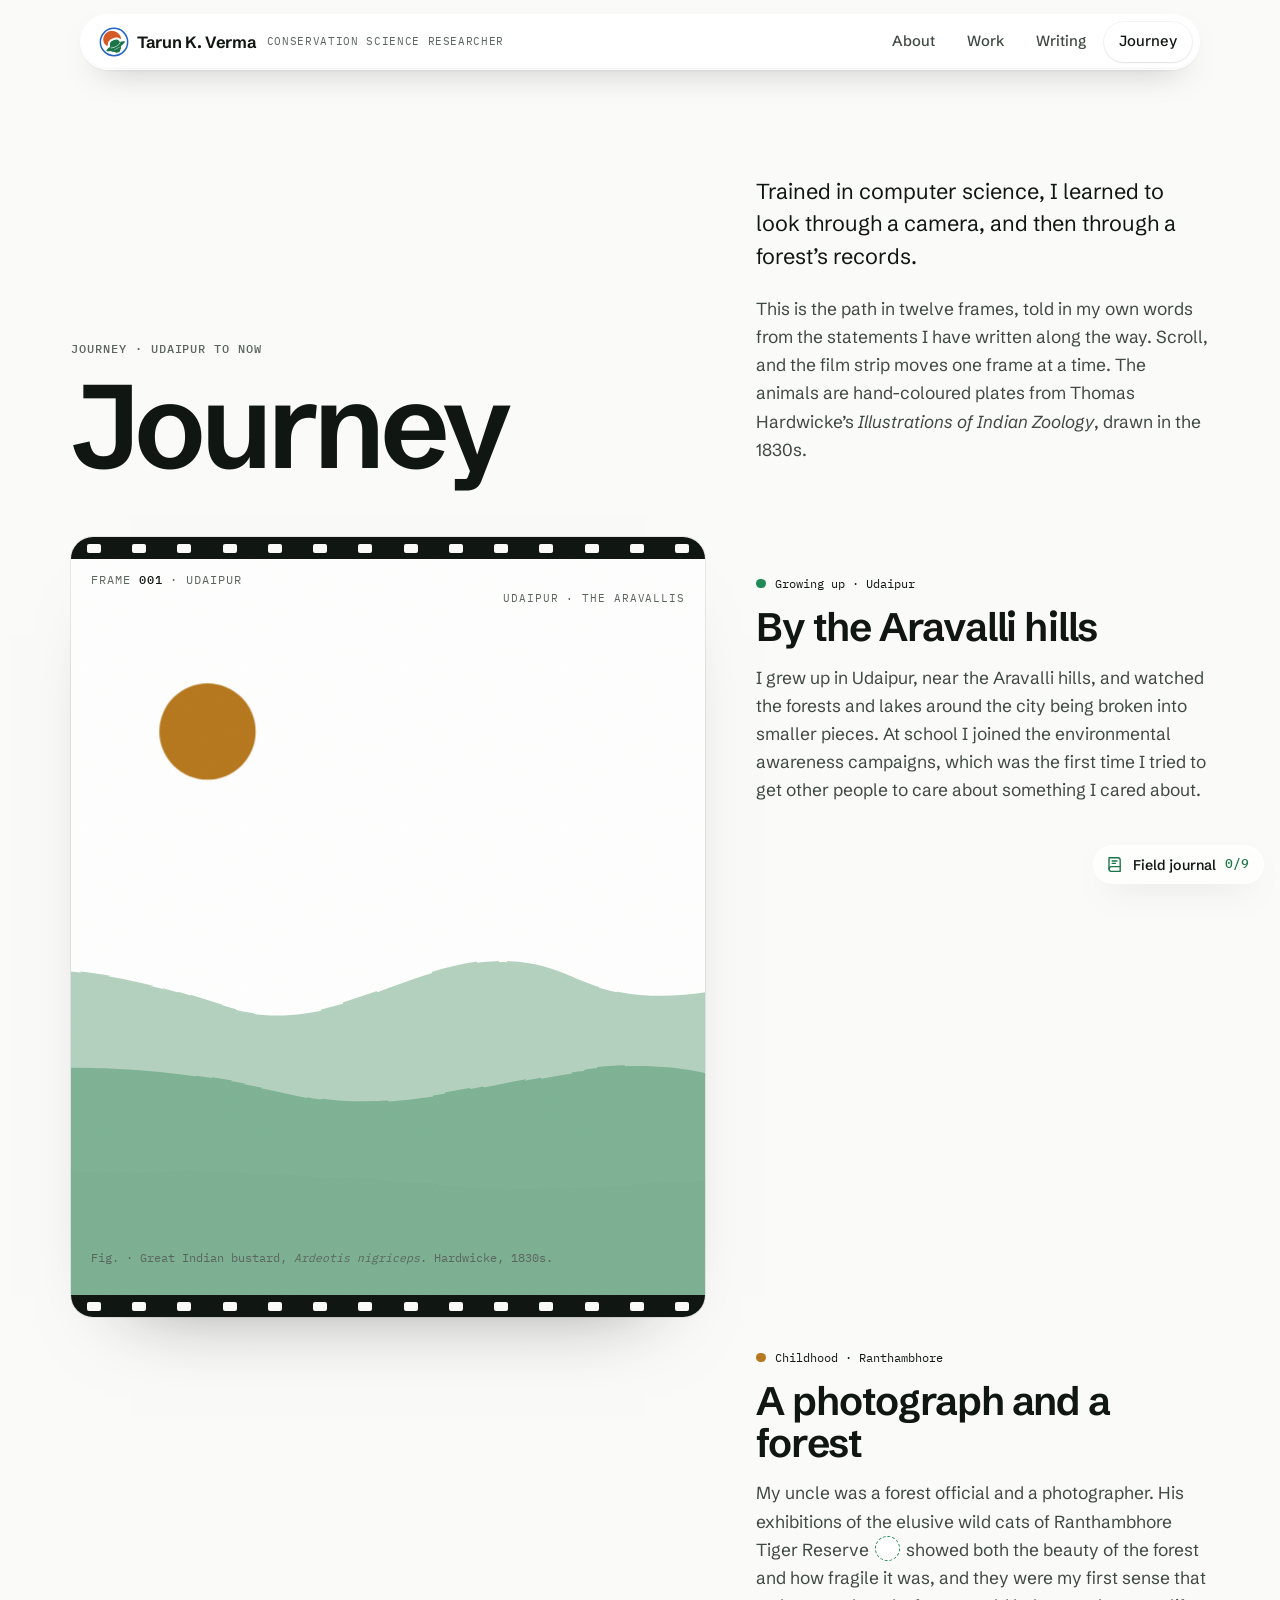
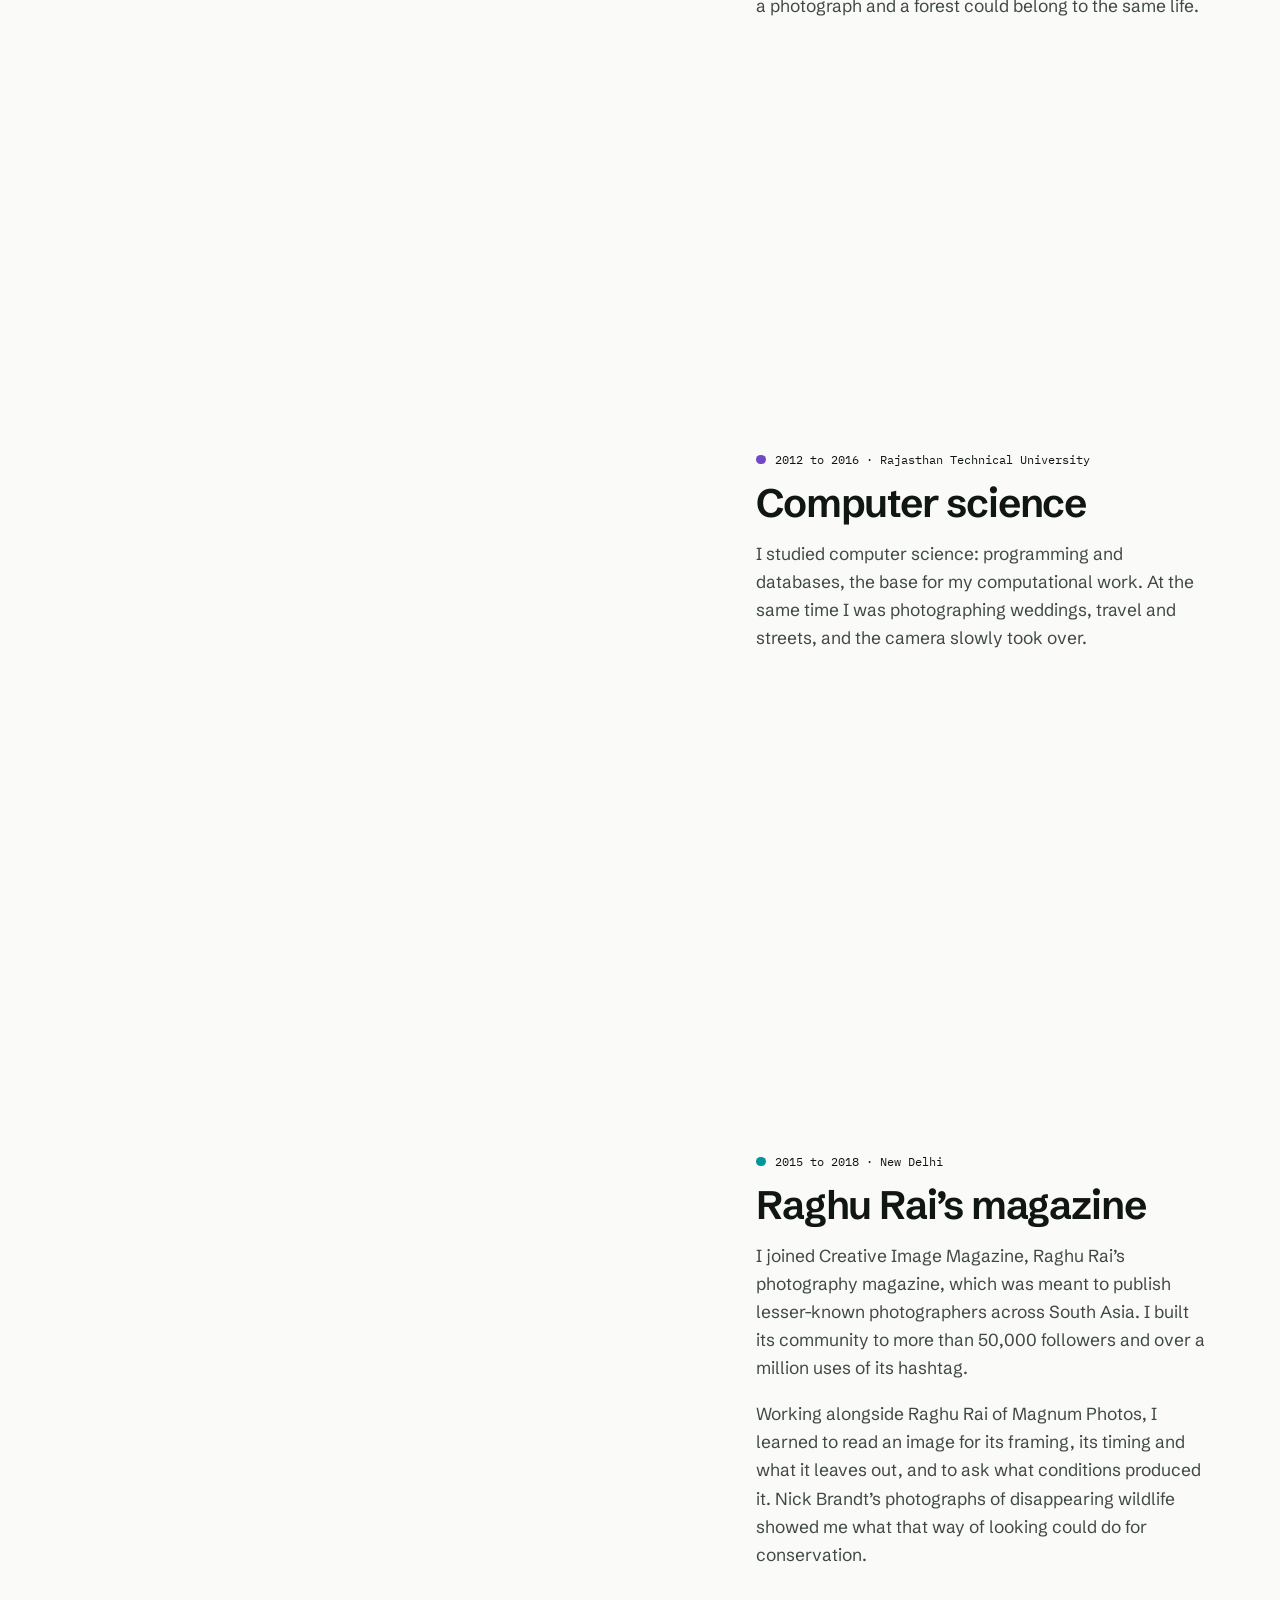
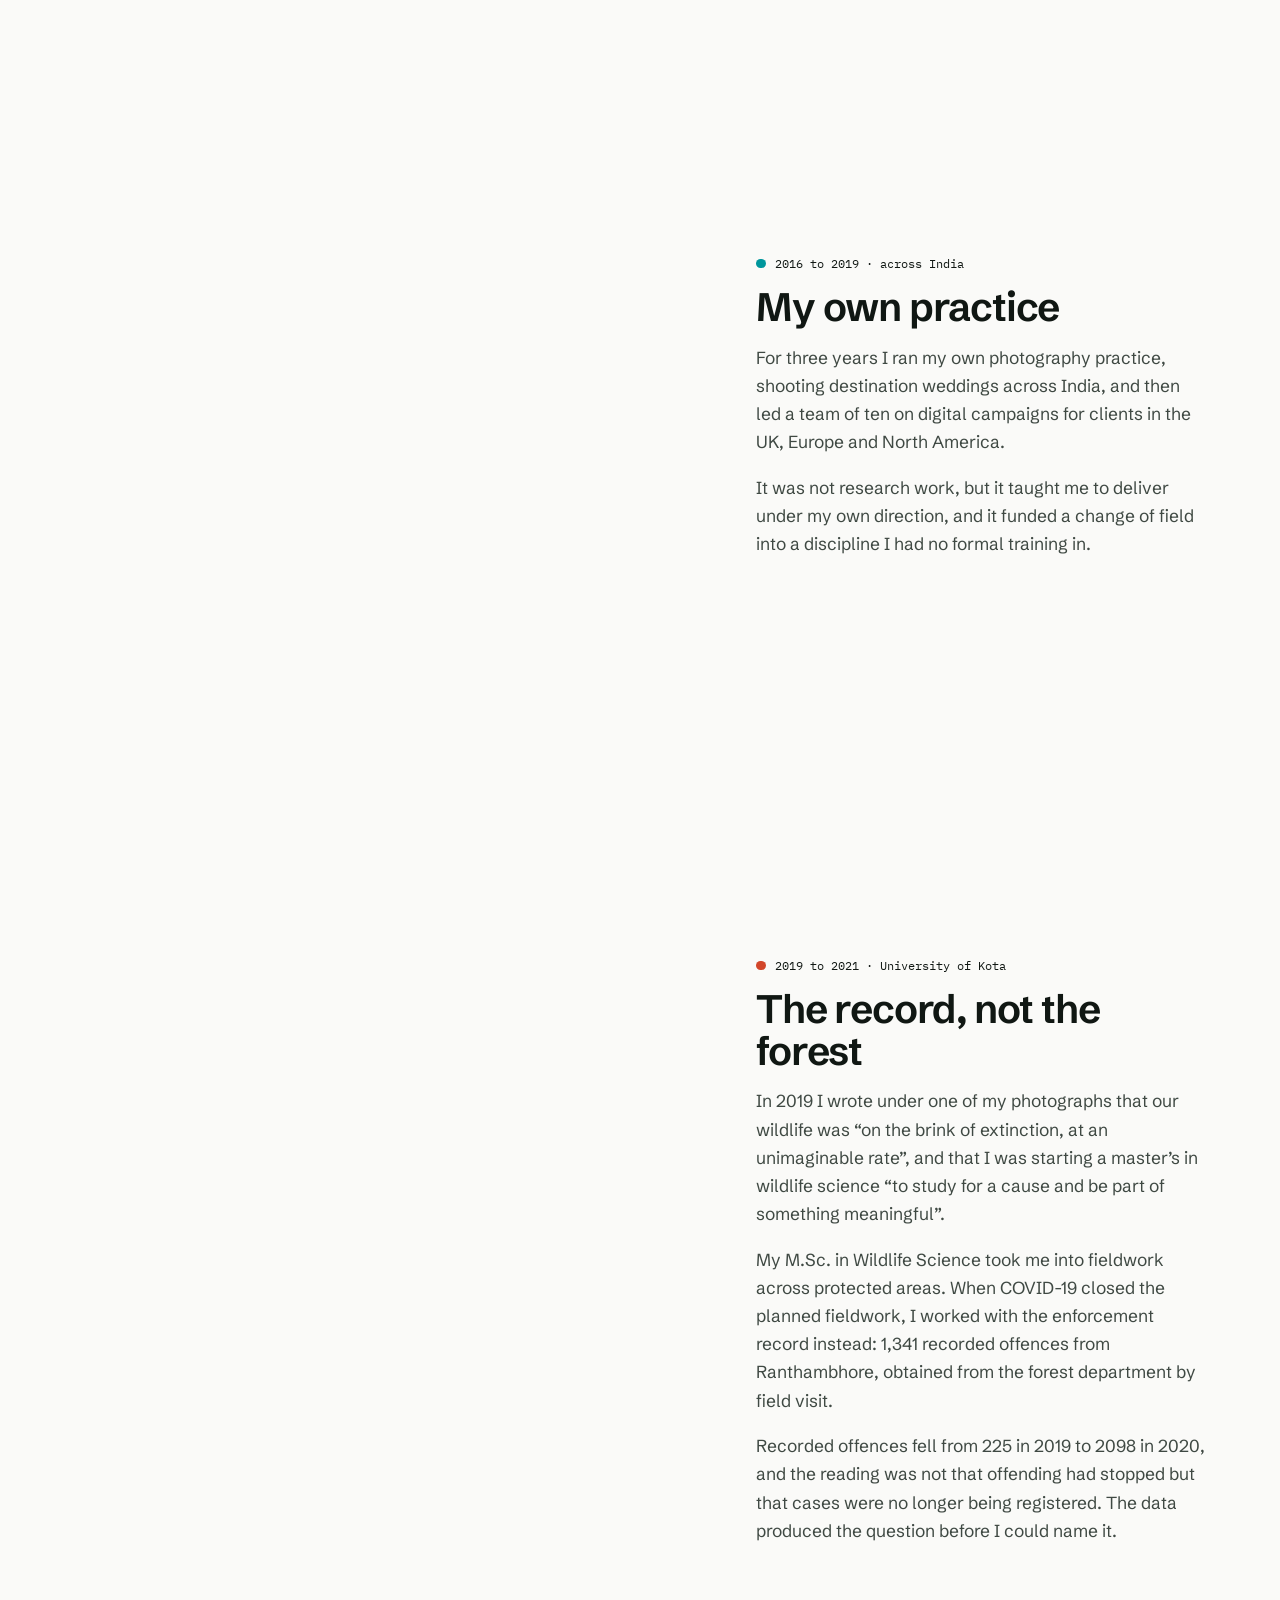
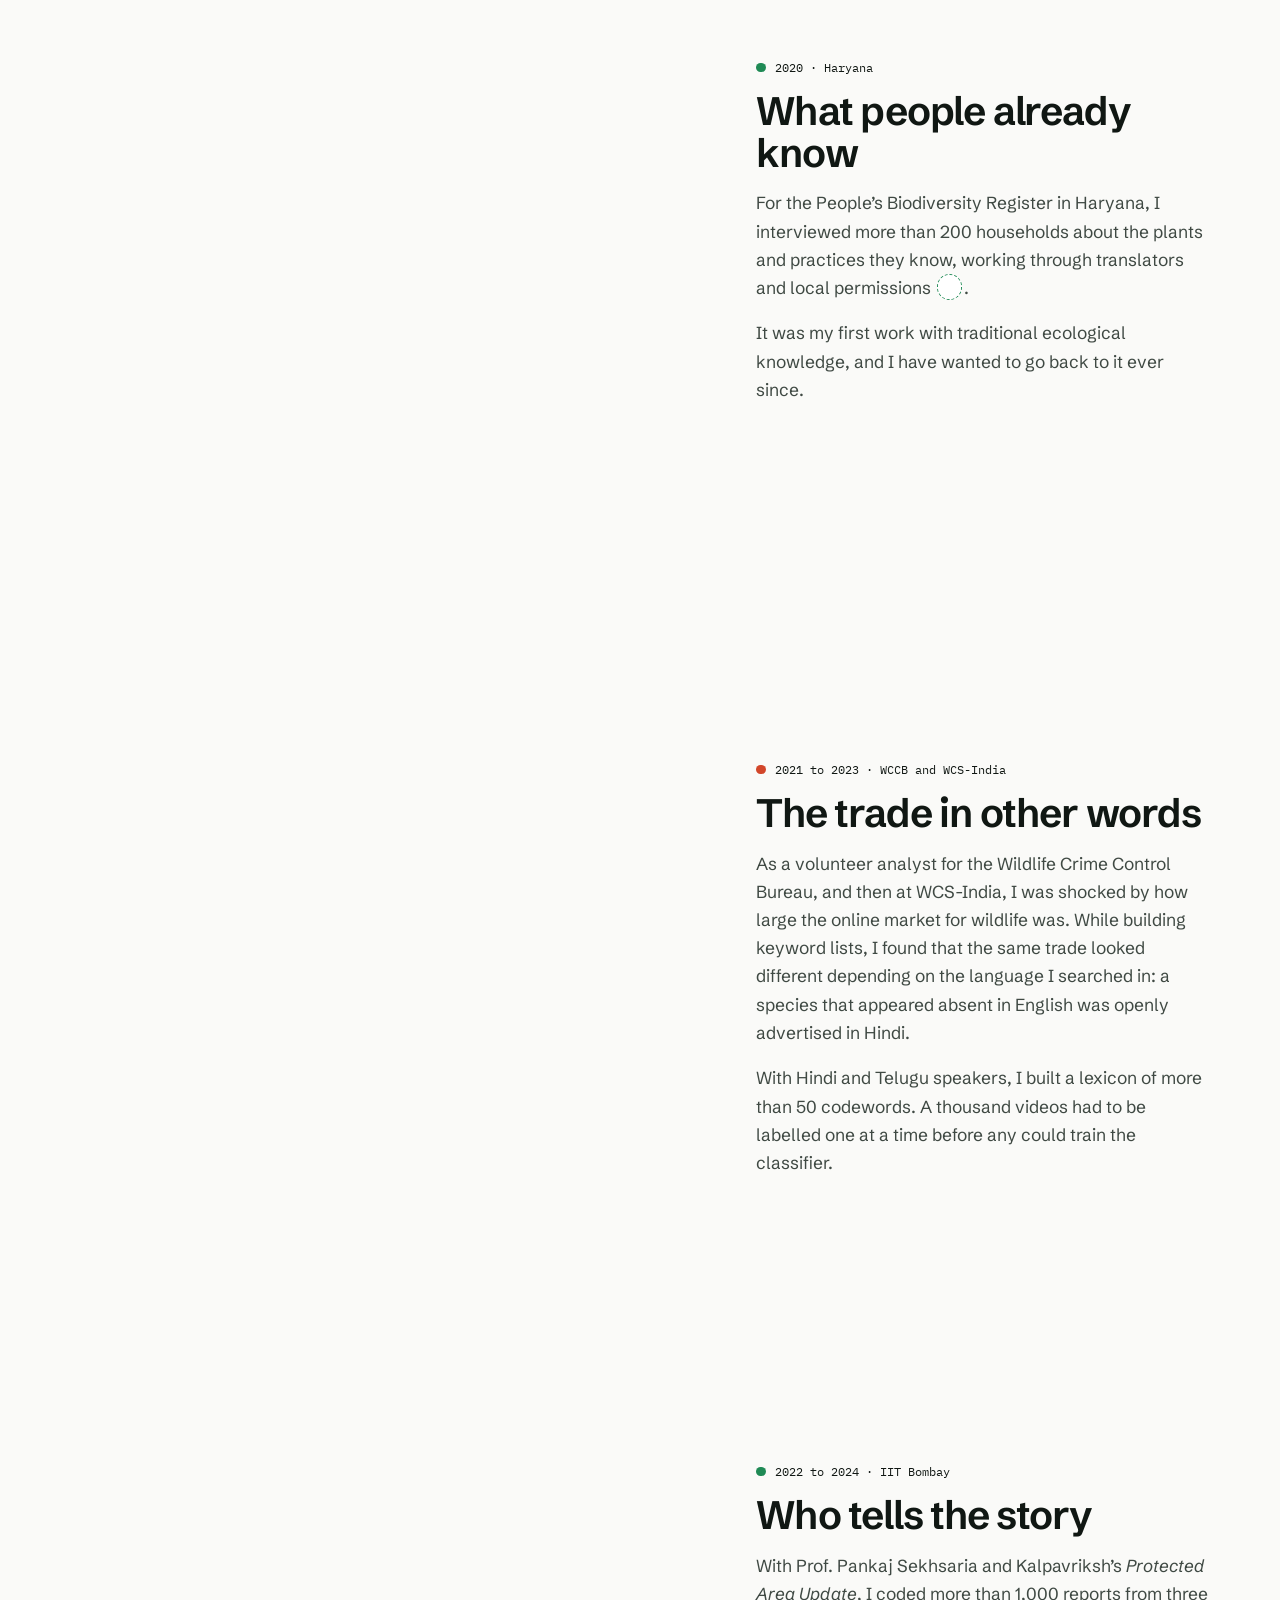
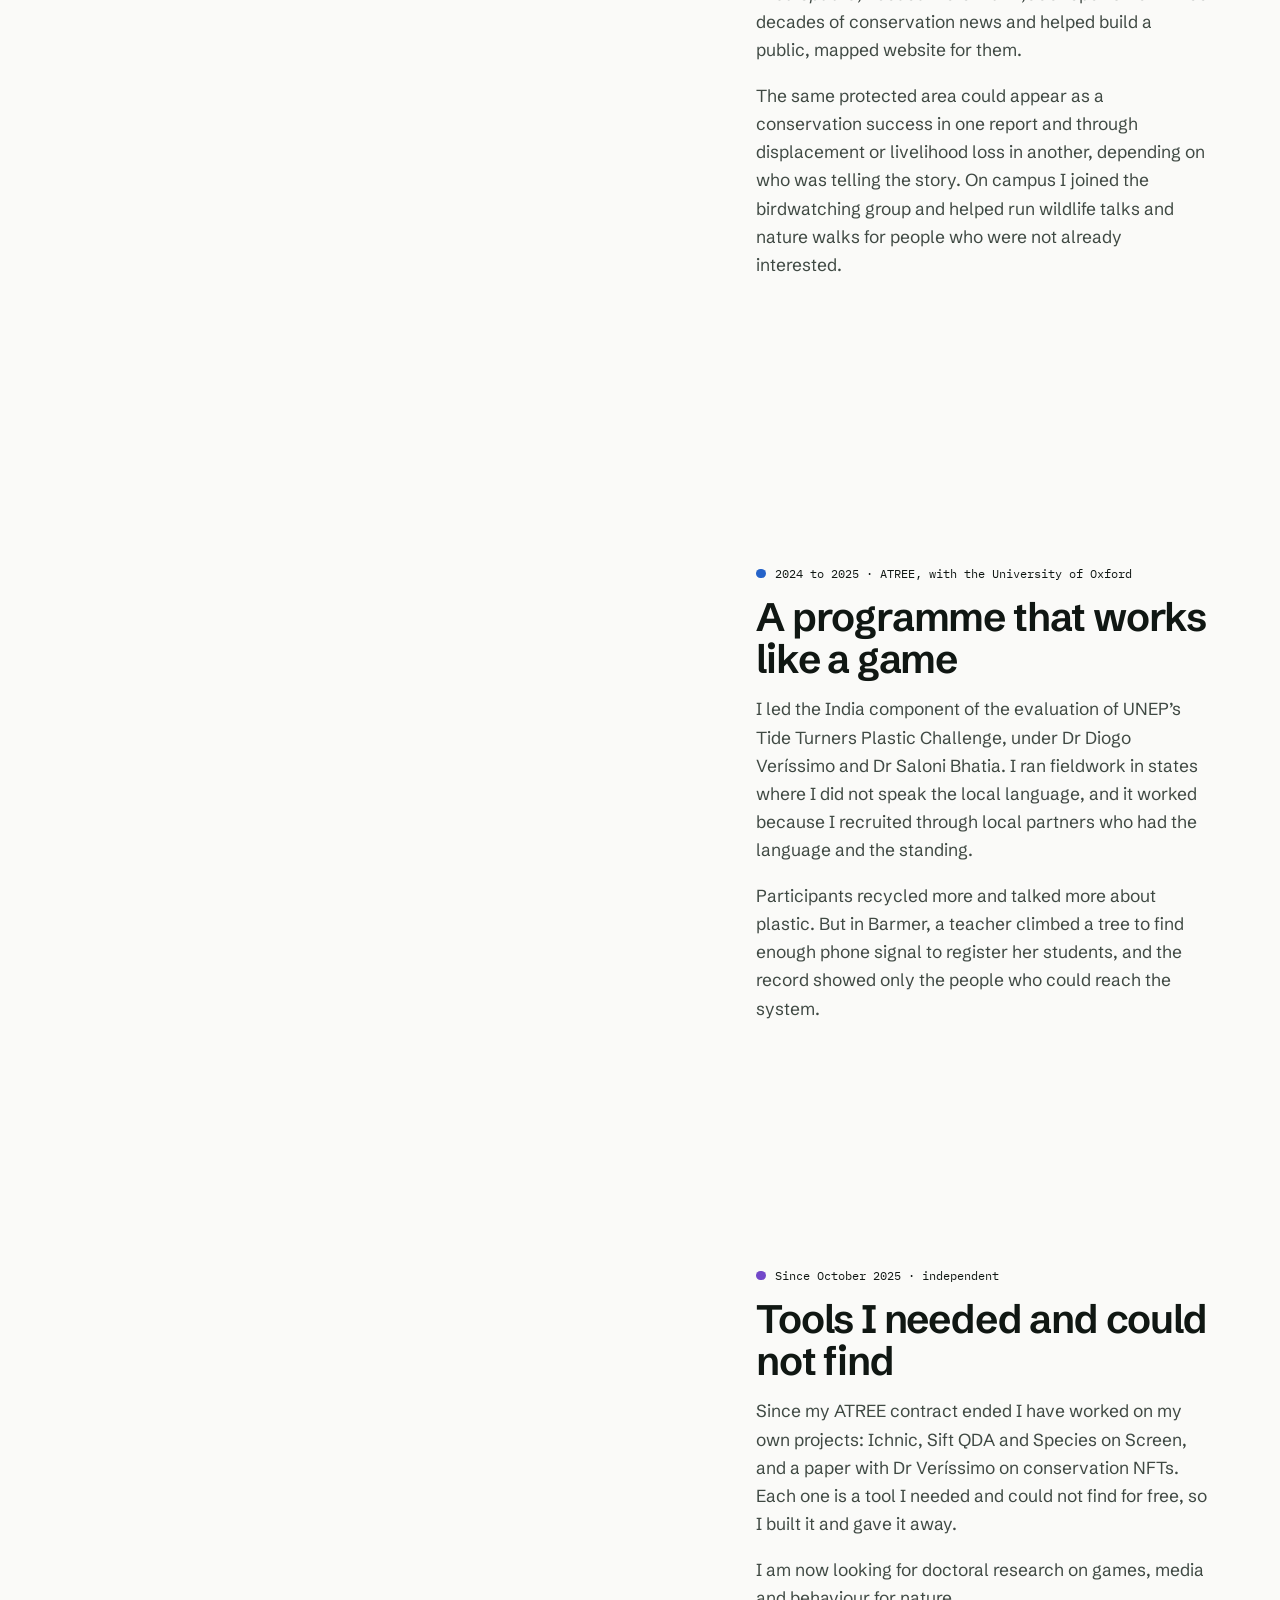
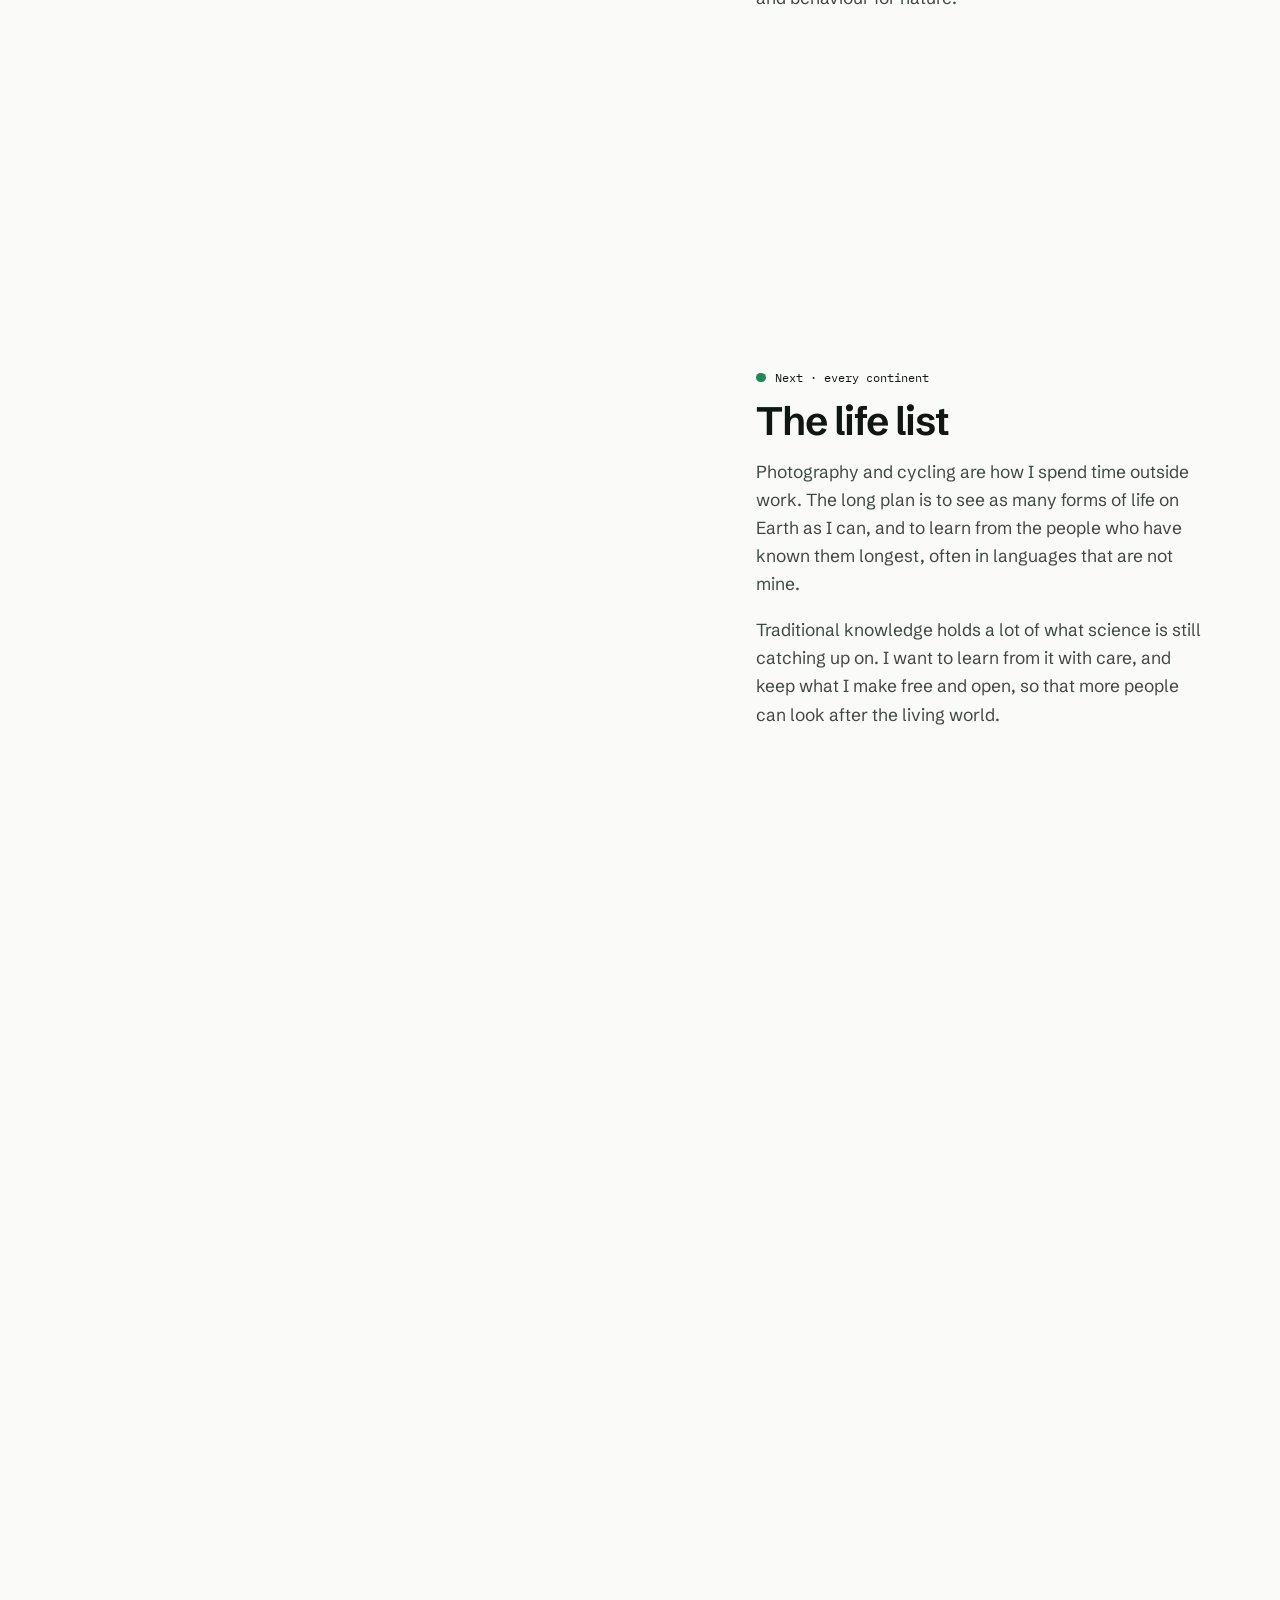
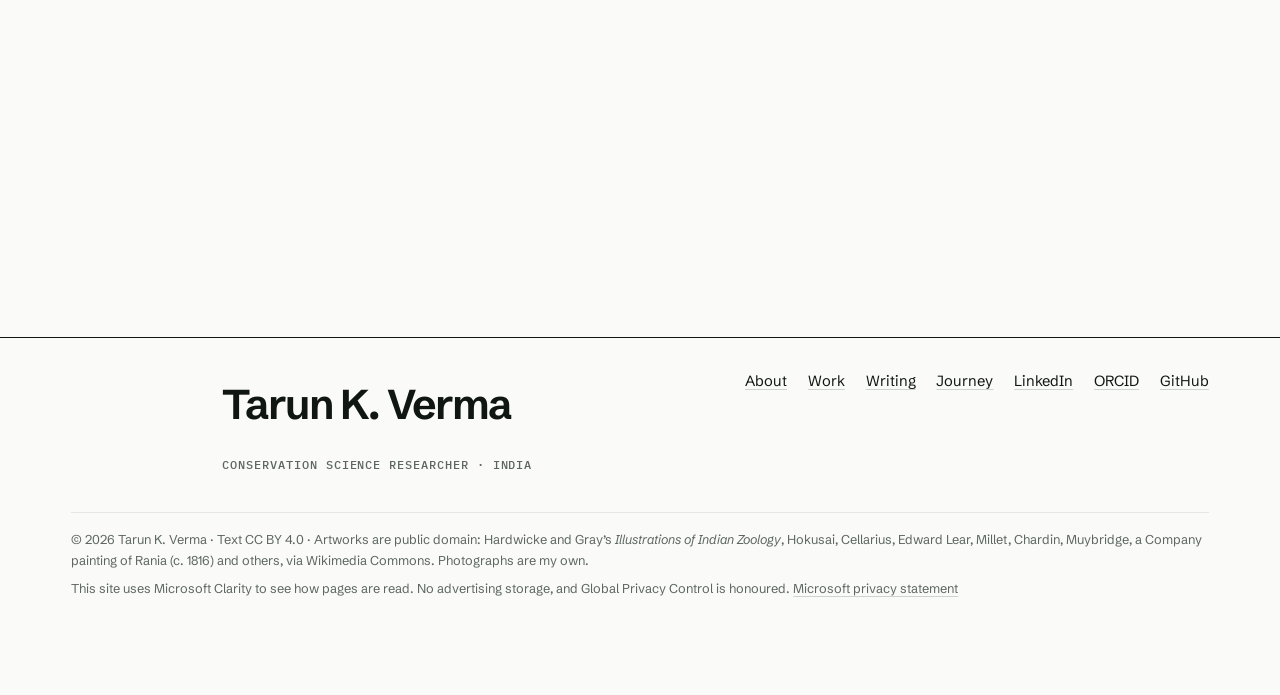
<file: journey/index.html>
<!doctype html>
<html lang="en-GB" class="no-js">
<head>
<meta charset="utf-8">
<meta name="viewport" content="width=device-width, initial-scale=1">
<meta http-equiv="Content-Security-Policy" content="default-src 'self'; script-src 'self' https://www.clarity.ms https://*.clarity.ms https://c.bing.com; connect-src 'self' https://*.clarity.ms https://c.bing.com; img-src 'self' data: https://*.clarity.ms https://c.bing.com; style-src 'self'; font-src 'self'; media-src 'self'; object-src 'none'; base-uri 'self'; form-action 'none'; upgrade-insecure-requests">
<meta name="referrer" content="strict-origin-when-cross-origin">
<title>Journey · From Photography to Conservation Science · Tarun K. Verma</title>
<meta name="description" content="Tarun K. Verma’s path as a film strip: the Aravallis, photography, Ranthambhore, WCS-India, Kalpavriksh and UNEP.">
<link rel="canonical" href="https://tarunverma.com/journey/">
<meta name="author" content="Tarun K. Verma">
<meta name="robots" content="index, follow, max-image-preview:large, max-snippet:-1">
<meta name="theme-color" content="#FAFAF8">
<meta property="og:type" content="website">
<meta property="og:site_name" content="Tarun K. Verma">
<meta property="og:title" content="Journey · From Photography to Conservation Science · Tarun K. Verma">
<meta property="og:description" content="Tarun K. Verma’s path as a film strip: the Aravallis, photography, Ranthambhore, WCS-India, Kalpavriksh and UNEP.">
<meta property="og:url" content="https://tarunverma.com/journey/">
<meta property="og:image" content="https://tarunverma.com/assets/img/og-tarun-verma.png">
<meta property="og:image:width" content="1200">
<meta property="og:image:height" content="630">
<meta property="og:image:alt" content="Tarun K. Verma, Conservation Science Researcher, India">
<meta property="og:locale" content="en_GB">
<meta name="twitter:card" content="summary_large_image">
<link rel="icon" href="/favicon.svg" type="image/svg+xml">
<link rel="icon" href="/favicon-32.png" sizes="32x32" type="image/png">
<link rel="apple-touch-icon" href="/apple-touch-icon.png">
<link rel="manifest" href="/site.webmanifest">
<link rel="me" href="https://www.linkedin.com/in/tarunverma1/">
<link rel="me" href="https://orcid.org/0009-0009-4130-2455">
<link rel="me" href="https://github.com/tarunv13">
<link rel="preload" href="/assets/fonts/schibsted-grotesk-latin-wght-normal.woff2" as="font" type="font/woff2" crossorigin>
<link rel="stylesheet" href="/assets/css/site.css">
<link rel="stylesheet" href="/assets/css/journey.css">
<script src="/assets/vendor/gsap.min.js" defer></script>
<script src="/assets/vendor/ScrollTrigger.min.js" defer></script>
<script type="module" src="/assets/js/site.js"></script>
<script type="module" src="/assets/js/journey.js"></script>
<script type="application/ld+json">
{
 "@context": "https://schema.org",
 "@type": "AboutPage",
 "url": "https://tarunverma.com/journey/",
 "name": "Journey: Tarun K. Verma",
 "isPartOf": {
  "@id": "https://tarunverma.com/#website"
 },
 "mainEntity": {
  "@id": "https://tarunverma.com/#person"
 }
}
</script>
</head>
<body data-clarity="ymzozcxazx" data-page="journey">
<a class="skip" href="#main">Skip to content</a>
<header class="site-nav">
  <nav class="nav-pill" aria-label="Main">
    <a class="wordmark" href="/"><img class="brand-mark" src="/assets/img/brand/tarun-verma-mark.svg" width="30" height="30" alt=""><b>Tarun K. Verma</b><span>Conservation Science Researcher</span></a>
    <div class="nav-links"><a href="/">About</a><a href="/work/">Work</a><a href="/writing/">Writing</a><a href="/journey/" aria-current="page">Journey</a></div>
  </nav>
</header>
<main id="main">
<div class="wrap">
  <header class="page-head">
    <div>
      <p class="label">Journey · Udaipur to now</p>
      <h1 class="display">Journey</h1>
    </div>
    <div class="intro-copy">
      <p class="lede">Trained in computer science, I learned to look through a camera, and then through a forest’s records.</p>
      <p>This is the path in twelve frames, told in my own words from the statements I have written along the way. Scroll, and the film strip moves one frame at a time. The animals are hand-coloured plates from Thomas Hardwicke’s <i>Illustrations of Indian Zoology</i>, drawn in the 1830s.</p>
    </div>
  </header>

  <svg width="0" height="0" class="visually-hidden" aria-hidden="true" focusable="false">
    <filter id="boil" x="-5%" y="-5%" width="110%" height="110%"><feTurbulence type="fractalNoise" baseFrequency="0.022" numOctaves="2" seed="1"/><feDisplacementMap in="SourceGraphic" scale="4"/></filter>
  </svg>

  <div class="journey">
    <div class="stage-wrap">
      <div class="stage" role="img" aria-label="Illustration">
        <div class="perf top" aria-hidden="true"><i></i><i></i><i></i><i></i><i></i><i></i><i></i><i></i><i></i><i></i><i></i><i></i><i></i><i></i></div>
        <p class="frame-count" aria-hidden="true">Frame <b>001</b> · <span>Udaipur</span></p>

        <!-- 1 · Aravallis -->
        <div class="scene" data-scene="aravallis" data-label="Aravalli hills at sunrise, with a great Indian bustard">
          <p class="s-title">Udaipur · the Aravallis</p>
          <div class="s-sun" data-enter="pop" data-at="0.1"></div>
          <svg class="set" viewBox="0 0 600 400" preserveAspectRatio="xMidYMax slice" aria-hidden="true">
            <path class="rough" data-enter="up" data-at="0.2" d="M0 250 C 80 205 140 215 210 238 S 330 190 400 222 S 520 200 600 226 V400 H0Z" fill="#A9CBB6"/>
            <path class="rough" data-enter="up" data-at="0.35" d="M0 290 C 90 258 170 264 250 282 S 400 250 480 272 S 560 262 600 270 V400 H0Z" fill="#5FA27C"/>
            <path class="rough" data-enter="up" data-at="0.5" d="M0 330 C 120 312 240 318 330 326 S 500 314 600 322 V400 H0Z" fill="#2F7A52"/>
            <ellipse class="rough" data-enter="fade" data-at="0.8" cx="200" cy="352" rx="120" ry="14" fill="#9CC3DE"/>
          </svg>
          <img class="cut boil h50 pos-br" data-enter="walk" data-at="0.7" src="/assets/img/plates/great-indian-bustard-ardeotis-nigriceps-hardwicke-1830s.webp" alt="" width="593" height="820">
          <p class="caption">Fig. · Great Indian bustard, <i>Ardeotis nigriceps</i>. Hardwicke, 1830s.</p>
        </div>

        <!-- 2 · uncle, camera, wild cat -->
        <div class="scene" data-scene="uncle" data-label="A camera and a jungle cat framed in a viewfinder">
          <p class="s-title">Ranthambhore · my uncle’s photographs</p>
          <svg class="camera rough" data-enter="drop" data-at="0.1" viewBox="0 0 200 140" aria-hidden="true"><rect x="10" y="30" width="180" height="100" rx="14" fill="#101713"/><rect x="30" y="16" width="50" height="22" rx="5" fill="#101713"/><circle cx="110" cy="80" r="38" fill="#F1F2EE"/><circle cx="110" cy="80" r="26" fill="#2F7A52"/><circle cx="110" cy="80" r="11" fill="#101713"/><circle cx="160" cy="48" r="7" fill="#B7791F"/></svg>
          <div class="frame-corners" data-enter="pop" data-at="0.5" aria-hidden="true"><i></i><i></i><i></i><i></i></div>
          <img class="cut boil cat" data-enter="up" data-at="0.8" src="/assets/img/plates/jungle-cat-felis-chaus-hardwicke-1830s.webp" alt="" width="581" height="820">
          <p class="caption">Fig. · Jungle cat, <i>Felis chaus</i>. Hardwicke, 1830s.</p>
        </div>

        <!-- 3 · computer science -->
        <div class="scene" data-scene="code" data-label="A code window writing a database query">
          <p class="s-title">Rajasthan Technical University</p>
          <div class="paper term" data-enter="drop" data-at="0.1">
            <div class="dots" aria-hidden="true"><i></i><i></i><i></i></div>
            <span class="ln c" data-enter="type" data-at="0.6">-- learning to keep a record</span>
            <span class="ln" data-enter="type" data-at="1.6"><span class="k">CREATE TABLE</span> sightings (</span>
            <span class="ln" data-enter="type" data-at="2.4">  species TEXT, place TEXT, seen_on DATE );</span>
            <span class="ln" data-enter="type" data-at="3.4"><span class="k">SELECT</span> species, COUNT(*)</span>
            <span class="ln" data-enter="type" data-at="4.1"><span class="k">FROM</span> sightings <span class="k">GROUP BY</span> species;</span>
          </div>
          <span class="tag-chip term-tag" data-enter="pop" data-at="4.8">Programming · databases</span>
        </div>

        <!-- 4 · Raghu Rai's magazine -->
        <div class="scene" data-scene="prints" data-label="Three of my photographs from 2014 to 2016 dealt onto a table">
          <p class="s-title">New Delhi · Creative Image Magazine</p>
          <div class="paper print print-1" data-enter="drop" data-at="0.1" data-rot="-6"><img src="/assets/img/photos/pigeons-albert-hall-jaipur-2014.webp" alt="" width="640" height="428"></div>
          <div class="paper print print-2" data-enter="drop" data-at="0.5" data-rot="3"><img src="/assets/img/photos/bicycles-jaipur-streets-2016.webp" alt="" width="1080" height="1200"></div>
          <div class="paper print print-3" data-enter="drop" data-at="0.9" data-rot="-2"><img src="/assets/img/photos/bamboo-lodhi-gardens-new-delhi-2016.webp" alt="" width="1080" height="1080"></div>
          <p class="big-count" data-enter="count" data-to="50000" data-fmt="+" data-at="1.3">50,000+</p>
          <p class="big-count-lab">followers for a magazine that published lesser-known photographers across South Asia</p>
        </div>

        <!-- 5 · my own practice -->
        <div class="scene" data-scene="camera" data-label="My photograph of star trails over a tree, 2014">
          <p class="s-title">Across India · my own practice</p>
          <img class="art-card" data-enter="up" data-at="0.1" src="/assets/img/art/life-behind-a-camera.webp" alt="" width="1200" height="840">
          <p class="art-note" data-enter="fade" data-at="0.8">Star trails, 2014 · my photograph</p>
        </div>

        <!-- 6 · M.Sc. Ranthambhore -->
        <div class="scene" data-scene="msc" data-label="Bar chart of recorded offences in Ranthambhore, 2015 to 2020, with a white-rumped vulture">
          <p class="chart-title">Recorded offences, Ranthambhore Tiger Reserve</p>
          <p class="chart-note" data-enter="fade" data-at="3">2020: the reading is that cases stopped being registered</p>
          <div class="chart" role="presentation">
            <div class="bar b205" data-enter="grow" data-at="0.2"><b>205</b><span>2015</span></div>
            <div class="bar b220" data-enter="grow" data-at="0.5"><b>220</b><span>2016</span></div>
            <div class="bar b328" data-enter="grow" data-at="0.8"><b>328</b><span>2017</span></div>
            <div class="bar b242" data-enter="grow" data-at="1.1"><b>242</b><span>2018</span></div>
            <div class="bar b225" data-enter="grow" data-at="1.4"><b>225</b><span>2019</span></div>
            <div class="bar b98 hot" data-enter="grow" data-at="2.1"><b>98</b><span>2020</span></div>
          </div>
          <img class="cut boil vulture" data-enter="drop" data-at="1.8" src="/assets/img/plates/white-rumped-vulture-gyps-bengalensis-hardwicke-1830s.webp" alt="" width="451" height="820">
          <table class="visually-hidden"><caption>Recorded offences in Ranthambhore Tiger Reserve by year</caption><tr><th>Year</th><th>Offences</th></tr><tr><td>2015</td><td>205</td></tr><tr><td>2016</td><td>220</td></tr><tr><td>2017</td><td>328</td></tr><tr><td>2018</td><td>242</td></tr><tr><td>2019</td><td>225</td></tr><tr><td>2020</td><td>98</td></tr></table>
        </div>

        <!-- 7 · FRLHT -->
        <div class="scene" data-scene="notebook" data-label="An 1816 painting of villagers at Rania in Haryana, and a field notebook filling in">
          <p class="s-title">Haryana · People’s Biodiversity Register</p>
          <img class="art-card" data-enter="fade" data-at="0" src="/assets/img/art/journey-villagers-rania-1816.webp" alt="" width="1200" height="840">
          <p class="art-note">Villagers at Rania, Haryana, c. 1816 · Company painting, public domain</p>
          <div class="paper notebook over" data-enter="up" data-at="0.6">
            <div class="pg"><p class="hd">Plant · use</p><div class="row w1 ink" data-enter="grow" data-at="0.6"></div><div class="row w2" data-enter="fade" data-at="0.9"></div><div class="row w3 ink" data-enter="grow" data-at="1.2"></div><div class="row w4" data-enter="fade" data-at="1.5"></div><div class="row w1" data-enter="fade" data-at="1.8"></div></div>
            <div class="pg"><p class="hd">Who knows it</p><div class="row w2 ink" data-enter="grow" data-at="2.1"></div><div class="row w3" data-enter="fade" data-at="2.4"></div><div class="row w4 ink" data-enter="grow" data-at="2.7"></div><div class="row w1" data-enter="fade" data-at="3"></div></div>
          </div>
        </div>

        <!-- 8 · online trade -->
        <div class="scene" data-scene="trade" data-label="A phone search that finds nothing in English and listings in Hindi, with codewords and a pangolin">
          <div class="paper phone" data-enter="up" data-at="0.1">
            <p class="search" data-enter="type" data-at="0.7">hatha jodi</p>
            <p class="res en" data-enter="pop" data-at="1.6">EN · nothing found</p>
            <p class="res hi" data-enter="pop" data-at="2.3">HI · listed openly</p>
            <p class="res hi" data-enter="pop" data-at="2.6">HI · listed openly</p>
          </div>
          <div class="codes">
            <p class="paper code" data-enter="right" data-at="1.2"><b>hatha jodi</b>monitor lizard</p>
            <p class="paper code" data-enter="right" data-at="1.6"><b>siyar singhi</b>jackal</p>
            <p class="paper code" data-enter="right" data-at="2.0"><b>four regional names</b>pangolin scales</p>
          </div>
          <img class="cut boil pangolin" data-enter="walk" data-at="2.4" src="/assets/img/plates/indian-pangolin-manis-crassicaudata-hardwicke-1830s.webp" alt="" width="820" height="273">
        </div>

        <!-- 9 · IIT Bombay and Kalpavriksh -->
        <div class="scene" data-scene="archive" data-label="The printed Protected Area Update, the website wireframe and a map of protected areas">
          <p class="s-title">IIT Bombay · Kalpavriksh</p>
          <div class="paper clip clip-1" data-enter="drop" data-at="0.1" data-rot="-3"><img src="/assets/img/protected-area-update-kalpavriksh-newsletter-archive.webp" alt="" width="1000" height="577"></div>
          <div class="paper clip clip-2" data-enter="drop" data-at="0.8" data-rot="2"><img src="/assets/img/work/protected-area-update-portal-wireframe-2023.webp" alt="" width="1237" height="695"></div>
          <img class="emblem-pop em-archive" data-enter="pop" data-at="1.3" src="/assets/img/art/emblem-protected-area-update.webp" alt="" width="400" height="400">
        </div>

        <!-- 10 · Tide Turners -->
        <div class="scene" data-scene="tide" data-label="Entry, Leader and Champion badges, the trial's numbers, and a sea turtle among plastic">
          <p class="s-title">ATREE · University of Oxford · UNEP</p>
          <div class="badges"><span class="badge" data-enter="pop" data-at="0.2">Entry</span><span class="badge" data-enter="pop" data-at="0.6">Leader</span><span class="badge gold" data-enter="pop" data-at="1">Champion</span></div>
          <div class="nums"><p><b data-enter="count" data-to="664" data-at="1.4">664</b><span>students in the trial</span></p><p><b data-enter="count" data-to="55" data-fmt="%" data-at="1.7">55%</b><span>more household recycling</span></p></div>
          <img class="emblem-pop em-tide" data-enter="pop" data-at="0.9" src="/assets/img/art/emblem-tide-turners.webp" alt="" width="400" height="400">
        </div>

        <!-- 11 · the tools -->
        <div class="scene" data-scene="tools" data-label="Three emblems: Ichnic, Sift QDA and Species on Screen">
          <p class="s-title">Independent · open source</p>
          <div class="tools-row">
            <figure data-enter="pop" data-at="0.1"><img src="/assets/img/art/emblem-wildtrace.webp" alt="" width="400" height="400"><figcaption>Ichnic</figcaption></figure>
            <figure data-enter="pop" data-at="0.45"><img src="/assets/img/art/emblem-sift-qda.webp" alt="" width="400" height="400"><figcaption>Sift QDA</figcaption></figure>
            <figure data-enter="pop" data-at="0.8"><img src="/assets/img/art/emblem-species-on-screen.webp" alt="" width="400" height="400"><figcaption>Species on Screen</figcaption></figure>
          </div>
        </div>

        <!-- 12 · life list -->
        <div class="scene" data-scene="life" data-label="My photograph of a road running into the plains, from a mountain top, 2018">
          <img class="art-full" data-enter="fade" data-at="0" src="/assets/img/art/life-road.webp" alt="" width="1200" height="840">
          <p class="life-words" data-enter="up" data-at="0.5">as many forms of life on Earth as I can see, on every continent</p>
        </div>

        <div class="perf bottom" aria-hidden="true"><i></i><i></i><i></i><i></i><i></i><i></i><i></i><i></i><i></i><i></i><i></i><i></i><i></i><i></i></div>
      </div>
    </div>

    <div class="chapters">
      <article class="chapter c-pau" data-scene="aravallis" data-year="Udaipur">
        <p class="when">Growing up · Udaipur</p>
        <h2>By the Aravalli hills</h2>
        <p>I grew up in Udaipur, near the Aravalli hills, and watched the forests and lakes around the city being broken into smaller pieces. At school I joined the environmental awareness campaigns, which was the first time I tried to get other people to care about something I cared about.</p>
      </article>

      <article class="chapter c-kosma" data-scene="uncle" data-year="childhood">
        <p class="when">Childhood · Ranthambhore</p>
        <h2>A photograph and a forest</h2>
        <p>My uncle was a forest official and a photographer. His exhibitions of the elusive wild cats of Ranthambhore Tiger Reserve <span class="spot-slot" data-species="cat"></span> showed both the beauty of the forest and how fragile it was, and they were my first sense that a photograph and a forest could belong to the same life.</p>
      </article>

      <article class="chapter c-sift" data-scene="code" data-year="2012">
        <p class="when">2012 to 2016 · Rajasthan Technical University</p>
        <h2>Computer science</h2>
        <p>I studied computer science: programming and databases, the base for my computational work. At the same time I was photographing weddings, travel and streets, and the camera slowly took over.</p>
      </article>

      <article class="chapter c-media" data-scene="prints" data-year="2015">
        <p class="when">2015 to 2018 · New Delhi</p>
        <h2>Raghu Rai’s magazine</h2>
        <p>I joined Creative Image Magazine, Raghu Rai’s photography magazine, which was meant to publish lesser-known photographers across South Asia. I built its community to more than 50,000 followers and over a million uses of its hashtag.</p>
        <p>Working alongside Raghu Rai of Magnum Photos, I learned to read an image for its framing, its timing and what it leaves out, and to ask what conditions produced it. Nick Brandt’s photographs of disappearing wildlife showed me what that way of looking could do for conservation.</p>
      </article>

      <article class="chapter c-media" data-scene="camera" data-year="2016">
        <p class="when">2016 to 2019 · across India</p>
        <h2>My own practice</h2>
        <p>For three years I ran my own photography practice, shooting destination weddings across India, and then led a team of ten on digital campaigns for clients in the UK, Europe and North America.</p>
        <p>It was not research work, but it taught me to deliver under my own direction, and it funded a change of field into a discipline I had no formal training in.</p>
      </article>

      <article class="chapter c-wild" data-scene="msc" data-year="2019">
        <p class="when">2019 to 2021 · University of Kota</p>
        <h2>The record, not the forest</h2>
        <p>In 2019 I wrote under one of my photographs that our wildlife was “on the brink of extinction, at an unimaginable rate”, and that I was starting a master’s in wildlife science “to study for a cause and be part of something meaningful”.</p>
        <p>My M.Sc. in Wildlife Science took me into fieldwork across protected areas. When COVID-19 closed the planned fieldwork, I worked with the enforcement record instead: 1,341 recorded offences from Ranthambhore, obtained from the forest department by field visit.</p>
        <p>Recorded offences fell from 225 in 2019 to 2098 in 2020, and the reading was not that offending had stopped but that cases were no longer being registered. <span data-mark="circle">The data produced the question before I could name it</span>.</p>
      </article>

      <article class="chapter c-pau" data-scene="notebook" data-year="2020">
        <p class="when">2020 · Haryana</p>
        <h2>What people already know</h2>
        <p>For the People’s Biodiversity Register in Haryana, I interviewed more than 200 households about the plants and practices they know, working through translators and local permissions <span class="spot-slot" data-species="blackbuck"></span>.</p>
        <p>It was my first work with traditional ecological knowledge, and I have wanted to go back to it ever since.</p>
      </article>

      <article class="chapter c-wild" data-scene="trade" data-year="2021">
        <p class="when">2021 to 2023 · WCCB and WCS-India</p>
        <h2>The trade in other words</h2>
        <p>As a volunteer analyst for the Wildlife Crime Control Bureau, and then at WCS-India, I was shocked by how large the online market for wildlife was. While building keyword lists, I found that the same trade looked different depending on the language I searched in: a species that appeared absent in English was openly advertised in Hindi.</p>
        <p>With Hindi and Telugu speakers, I built a <span data-mark="highlight">lexicon of more than 50 codewords</span>. A thousand videos had to be labelled one at a time before any could train the classifier.</p>
      </article>

      <article class="chapter c-pau" data-scene="archive" data-year="2022">
        <p class="when">2022 to 2024 · IIT Bombay</p>
        <h2>Who tells the story</h2>
        <p>With Prof. Pankaj Sekhsaria and Kalpavriksh’s <cite>Protected Area Update</cite>, I <span data-mark="highlight">coded more than 1,000 reports</span> from three decades of conservation news and helped build a public, mapped website for them.</p>
        <p>The same protected area could appear as a conservation success in one report and through displacement or livelihood loss in another, depending on who was telling the story. On campus I joined the birdwatching group and helped run wildlife talks and nature walks for people who were not already interested.</p>
      </article>

      <article class="chapter c-tide" data-scene="tide" data-year="2024">
        <p class="when">2024 to 2025 · ATREE, with the University of Oxford</p>
        <h2>A programme that works like a game</h2>
        <p>I led the India component of the evaluation of UNEP’s Tide Turners Plastic Challenge, under Dr Diogo Veríssimo and Dr Saloni Bhatia. I ran fieldwork in states where I did not speak the local language, and it worked because I recruited through local partners who had the language and the standing.</p>
        <p>Participants recycled more and talked more about plastic. But in Barmer, a teacher climbed a tree to find enough phone signal to register her students, and <span data-mark="circle">the record showed only the people who could reach the system</span>.</p>
      </article>

      <article class="chapter c-sift" data-scene="tools" data-year="2025">
        <p class="when">Since October 2025 · independent</p>
        <h2>Tools I needed and could not find</h2>
        <p>Since my ATREE contract ended I have worked on my own projects: Ichnic, Sift QDA and Species on Screen, and a paper with Dr Veríssimo on conservation NFTs. Each one is a tool I needed and could not find for free, so I built it and gave it away.</p>
        <p>I am now looking for doctoral research on games, media and behaviour for nature.</p>
      </article>

      <article class="chapter c-pau" data-scene="life" data-year="next">
        <p class="when">Next · every continent</p>
        <h2>The life list</h2>
        <p>Photography and cycling are how I spend time outside work. The long plan is to see as many forms of life on Earth as I can, and to learn from the people who have known them longest, often in languages that are not mine.</p>
        <p>Traditional knowledge holds a lot of what science is still catching up on. I want to learn from it with care, and keep what I make free and open, so that more people can look after the living world.</p>
      </article>
    </div>
  </div>

  <section class="section reveal" aria-labelledby="photographs">
    <div class="sec-head"><p class="label">Photographs · 2012 to 2022</p><div><h2 class="h2" id="photographs">Behind a camera</h2><p>A few frames from ten years of photographing, before and alongside the science. The titles are the ones I gave them at the time.</p></div></div>
    <div class="gallery">
      <figure><img src="/assets/img/photos/self-in-shadow-2023.webp" width="1440" height="1453" loading="lazy" alt="My shadow cast in orange light across a mesh wall in a dark corridor"><figcaption><b>Self in Shadow</b>, 2023.</figcaption></figure>
      <figure><img src="/assets/img/photos/the-pilgrim-pagoda-mumbai-2016.webp" width="1080" height="1080" loading="lazy" alt="Silhouettes of pilgrims leaving the golden pagoda in Mumbai after sunset"><figcaption><b>The Pilgrim</b>, the Pagoda, Mumbai, 2016. Taken in a hurry as everyone was asked to leave after sunset.</figcaption></figure>
      <figure><img src="/assets/img/photos/mysterious-man-2014.webp" width="640" height="640" loading="lazy" alt="Black-and-white portrait of an old man with a white beard wrapped in a shawl"><figcaption><b>Mysterious Man</b>, 2014.</figcaption></figure>
      <figure><img src="/assets/img/photos/the-fusion-2018.webp" width="1080" height="1350" loading="lazy" alt="Evening light raking across a mountain meadow and stream below a pine forest"><figcaption><b>The Fusion</b>, 2018. “Where I stand among all this drama of light and shadow.”</figcaption></figure>
      <figure><img src="/assets/img/photos/the-meditation-2017.webp" width="1080" height="921" loading="lazy" alt="Black-and-white photograph of two women, one meditating cross-legged, the other leaning in close"><figcaption><b>The Meditation</b>, 2017.</figcaption></figure>
      <figure><img src="/assets/img/photos/learning-to-love-2016.webp" width="1080" height="720" loading="lazy" alt="Black-and-white low-key portrait of a woman looking down, her face half in shadow"><figcaption><b>Learning to Love</b>, 2016. Made with the poet Dhwani for a words-and-pictures series.</figcaption></figure>
      <figure><img src="/assets/img/photos/the-detached-feeling-2018.webp" width="1080" height="1167" loading="lazy" alt="Black-and-white view down a tree-lined walkway with my shoes in the foreground"><figcaption><b>The Detached Feeling</b>, 2018.</figcaption></figure>
      <figure><img src="/assets/img/photos/wildlife-institute-of-india-volunteers-2.webp" width="938" height="1280" loading="lazy" alt="Volunteers and a forest guard crouching together in dry sal forest in Bandhavgarh Tiger Reserve, smiling"><figcaption>Volunteering with the Wildlife Institute of India in Bandhavgarh Tiger Reserve, early 2021, sampling prey species along line transects.</figcaption></figure>
      <figure><img src="/assets/img/photos/wildlife-institute-of-india-volunteers-1.webp" width="1280" height="720" loading="lazy" alt="Volunteers and forest staff standing on a dry grassland in Bandhavgarh Tiger Reserve"><figcaption>With fellow volunteers and forest staff on a transect day, Bandhavgarh, 2021.</figcaption></figure>
      <figure><img src="/assets/img/photos/chinkara-indian-gazelle-black-and-white-2020.webp" width="793" height="799" loading="lazy" alt="Black-and-white close portrait of a chinkara, the Indian gazelle, looking straight into the camera"><figcaption><b>The Numbness</b>, 2020. A chinkara, the Indian gazelle, met on foot in the forest: “it was just stupefying for me to look into those eyes.”</figcaption></figure>
      <figure><img src="/assets/img/photos/long-walks-forest-road-2021.webp" width="1440" height="754" loading="lazy" alt="A person walking alone along a sunlit forest road"><figcaption><b>Long walks</b>, 2021.</figcaption></figure>
      <figure><img src="/assets/img/photos/macaque-behind-bars-black-and-white-2019.webp" width="1080" height="1350" loading="lazy" alt="Black-and-white portrait of a macaque looking out from behind bars"><figcaption><b>The Cancer</b>, 2019. From a series made to say that our wildlife is on the brink.</figcaption></figure>
      <figure><img src="/assets/img/photos/tarun-verma-fieldwork-rangefinder-compass-2021.webp" width="1280" height="1600" loading="lazy" alt="Tarun K. Verma in a grassland meadow, holding a shed spotted deer antler, with a rangefinder and compass around his neck"><figcaption><b>Spotted deer horn and I</b>, 2021. “Good old rangefinder and compass to navigate in forest.”</figcaption></figure>
      <figure><img src="/assets/img/photos/elephants-forest-long-walks-2021.webp" width="1440" height="754" loading="lazy" alt="Two elephants with riders crossing dry grassland at the edge of a forest"><figcaption><b>Long walks</b>, 2021.</figcaption></figure>
      <figure><img src="/assets/img/photos/egret-reflection-jal-mahal-jaipur-2013.webp" width="612" height="612" loading="lazy" alt="A white egret wading in pale blue water with its reflection beneath it"><figcaption>An egret at Jal Mahal, Jaipur, 2013.</figcaption></figure>
      <figure><img src="/assets/img/photos/parakeet-black-and-white-2020.webp" width="1045" height="800" loading="lazy" alt="Black-and-white portrait of a parakeet with its head turned down"><figcaption><b>The Victim</b>, 2020.</figcaption></figure>
      <figure><img src="/assets/img/photos/aravalli-hills-winter-2020.webp" width="1080" height="1350" loading="lazy" alt="A winding lake between wooded Aravalli hills in winter light"><figcaption>After a climb in the Aravallis, winter 2020.</figcaption></figure>
      <figure><img src="/assets/img/photos/sand-dunes-railway-track-2017.webp" width="1080" height="1350" loading="lazy" alt="Black-and-white view along a railway track through sandy scrub, with the photographer’s shoes in the foreground"><figcaption><b>The Constant Motion</b>, 2017. Back among the sand dunes of my childhood, after twenty years.</figcaption></figure>
      <figure><img src="/assets/img/photos/the-red-bicycle-2022.webp" width="744" height="933" loading="lazy" alt="A red bicycle leaning against a railing under a large tree"><figcaption><b>The Red Bicycle</b>, 2022.</figcaption></figure>
      <figure><img src="/assets/img/photos/sanjay-gandhi-national-park-forest-light-2016.webp" width="1080" height="1080" loading="lazy" alt="Morning light falling through trees onto a forest pool"><figcaption>Sanjay Gandhi National Park, Mumbai, 2016.</figcaption></figure>
      <figure><img src="/assets/img/photos/butterfly-2015.webp" width="1080" height="739" loading="lazy" alt="An orange butterfly with black-edged wings on a yellow flower against green leaves"><figcaption><b>The Butterfly</b>, 2015.</figcaption></figure>
      <figure><img src="/assets/img/photos/round-window-2022.webp" width="694" height="926" loading="lazy" alt="Looking out through a round window at green treetops and water"><figcaption><b>November</b>, 2022.</figcaption></figure>
      <figure><img src="/assets/img/photos/star-trails-2014.webp" width="437" height="640" loading="lazy" alt="Star trails circling above a lone tree at night"><figcaption><b>Star trails</b>, 2014.</figcaption></figure>
      <figure><img src="/assets/img/photos/bicycles-jaipur-streets-2016.webp" width="1080" height="1200" loading="lazy" alt="Black-and-white photograph of old bicycles parked outside a shuttered shop in Jaipur"><figcaption><b>The Chained Nostalgia</b>, Jaipur, 2016.</figcaption></figure>
      <figure><img src="/assets/img/photos/pigeons-albert-hall-jaipur-2014.webp" width="640" height="428" loading="lazy" alt="Pigeons taking flight against a white sky"><figcaption><b>Freedom</b>, Albert Hall, Jaipur, 2014.</figcaption></figure>
    </div>
  </section>

  <section class="section reveal" aria-labelledby="mentors">
    <div class="sec-head"><p class="label">People</p><div><h2 class="h2" id="mentors">People who shaped the work</h2><p>I have been lucky in my teachers. Each of them changed how I look at something.</p></div></div>
    <div class="people">
      <article><h3>Raghu Rai</h3><p class="org">Magnum Photos · Raghu Rai Foundation</p><p>Taught me to read an image for what it leaves out. In his words: “Tarun combines the eye of a practitioner with the rigorous curiosity of an academic.”</p></article>
      <article><h3>Dr Diogo Veríssimo</h3><p class="org">University of Oxford</p><p>Principal investigator on Tide Turners, and my co-author on two projects.</p></article>
      <article><h3>Dr Saloni Bhatia</h3><p class="org">ATREE</p><p>Principal investigator on Tide Turners, the evaluation I led in India.</p></article>
      <article><h3>Prof. Pankaj Sekhsaria</h3><p class="org">C-TARA, IIT Bombay</p><p>Guided the Protected Area Update work, and how I read the way news tells conservation.</p></article>
      <article><h3>Dr Satya Prakash Mehra and Dr Areendran Gopala</h3><p class="org">University of Kota · WWF-India</p><p>My M.Sc. supervisors.</p></article>
      <article><h3>Dr Sapna Bhargava and Dr Shivali Kharoliwal</h3><p class="org">University of Kota</p><p>Taught me the ecology and the statistics, and pushed me towards the counterintuitive reading of my data.</p></article>
    </div>
  </section>

  <section class="section reveal" aria-labelledby="outside">
    <div class="sec-head"><p class="label">Outside work</p><div><h2 class="h2" id="outside">On a bicycle, at a window, behind a camera</h2></div></div>
    <div class="life">
      <article><figure class="life-fig"><img class="life-art" src="/assets/img/art/life-bicycle.webp" width="1200" height="840" loading="lazy" alt="My photograph of a red bicycle leaning under a large tree, 2022"><figcaption>The red bicycle, 2022.</figcaption></figure><h3>On a bicycle</h3><p>A bicycle lets me meet a place slowly enough to notice the birds on the wires and the people at the tea stall.</p></article>
      <article><figure class="life-fig"><img class="life-art" src="/assets/img/art/life-window-seat.webp" width="1200" height="840" loading="lazy" alt="My photograph through a round window at trees and a lake, 2022"><figcaption>Round window, 2022.</figcaption></figure><h3>The window seat</h3><p>On road trips and long train rides I am the one at the window, watching green country go past and looking for birds before they are gone.</p></article>
      <article><figure class="life-fig"><img class="life-art" src="/assets/img/art/life-kitchen.webp" width="1200" height="840" loading="lazy" alt="Jean Siméon Chardin’s still life of a copper cauldron, a pestle and mortar and kitchen things, 18th century"><figcaption>Jean Siméon Chardin, <cite>Still life with kitchen utensils</cite>, public domain.</figcaption></figure><h3>In the kitchen</h3><p>I learn a place through its food, and a shared recipe is often the easiest way into a conversation.</p></article>
      <article><figure class="life-fig"><img class="life-art" src="/assets/img/art/life-behind-a-camera.webp" width="1200" height="840" loading="lazy" alt="My long-exposure photograph of star trails over a tree, 2014"><figcaption>Star trails, 2014.</figcaption></figure><h3>Behind a camera</h3><p>Weddings, streets and travel since 2012. The camera came before the science, and I still carry one.</p></article>
      <article><figure class="life-fig"><img class="life-art" src="/assets/img/art/life-stories.webp" width="1200" height="840" loading="lazy" alt="My photograph of four small figures walking along a village path below Nahargarh"><figcaption>Village path, Nahargarh.</figcaption></figure><h3>People and their stories</h3><p>The best days in the field are the long conversations with farmers, forest guards, teachers and elders who know things no dataset records.</p></article>
    </div>
  </section>
</div>

</main>
<footer class="site-footer">
  <div class="wrap">
    <div class="foot-brand">
      <img class="foot-emblem" src="/assets/img/brand/tarun-verma-emblem.svg" width="817" height="731" loading="lazy" alt="Emblem of Tarun K. Verma: a researcher in a bucket hat with binoculars and a camera, among a tiger, a deer, birds, a village, a river and fish, under an orange sun">
      <p class="foot-name">Tarun K. Verma</p>
      <p class="foot-role label">Conservation Science Researcher · India</p>
    </div>
    <nav class="foot-nav" aria-label="Footer">
      <a href="/">About</a><a href="/work/">Work</a><a href="/writing/">Writing</a><a href="/journey/">Journey</a>
      <a href="https://www.linkedin.com/in/tarunverma1/" rel="me noopener">LinkedIn</a><a href="https://orcid.org/0009-0009-4130-2455" rel="me noopener">ORCID</a><a href="https://github.com/tarunv13" rel="me noopener">GitHub</a>
    </nav>
    <div class="foot-note">
      <span>© 2026 Tarun K. Verma · Text CC BY 4.0 · Artworks are public domain: Hardwicke and Gray’s <i>Illustrations of Indian Zoology</i>, Hokusai, Cellarius, Edward Lear, Millet, Chardin, Muybridge, a Company painting of Rania (c. 1816) and others, via Wikimedia Commons. Photographs are my own.</span>
      <span>This site uses Microsoft Clarity to see how pages are read. No advertising storage, and Global Privacy Control is honoured. <a href="https://www.microsoft.com/privacy/privacystatement" rel="noopener">Microsoft privacy statement</a></span>
    </div>
  </div>
</footer>
</body>
</html>
</file>
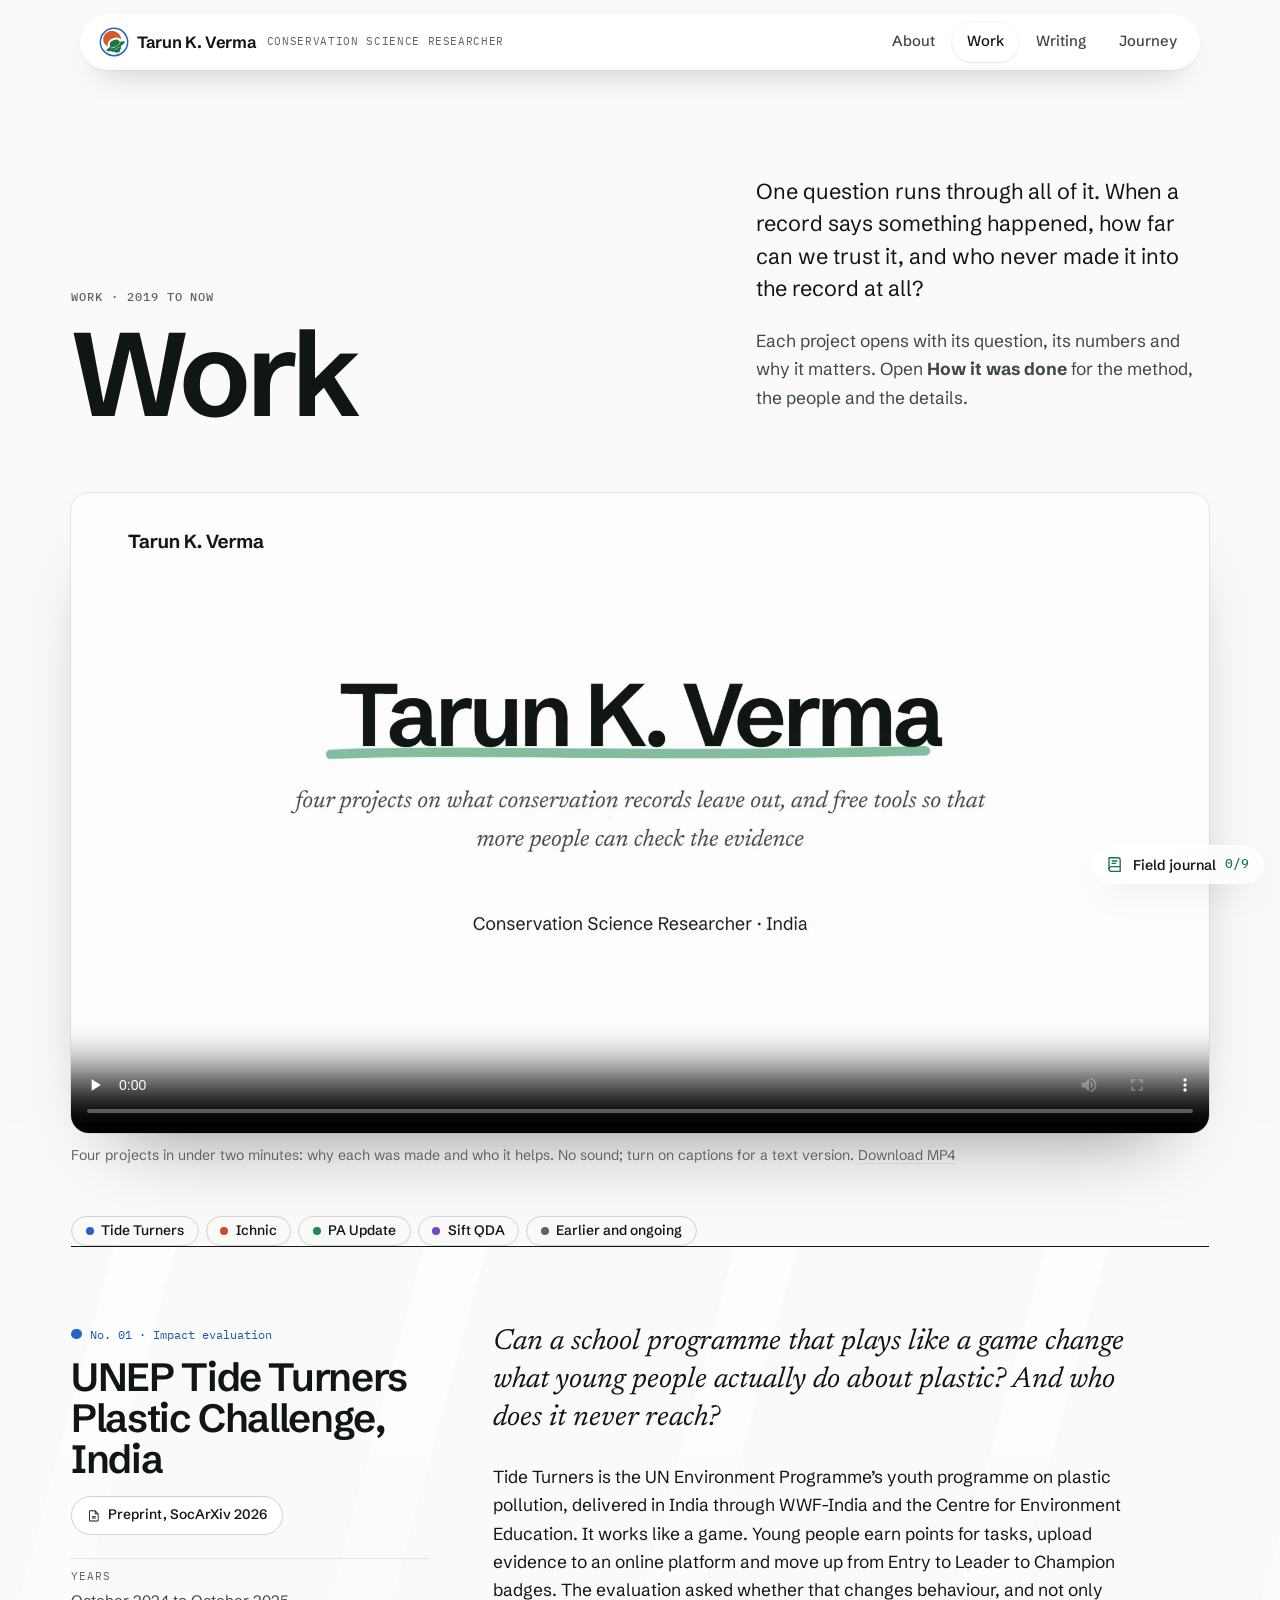
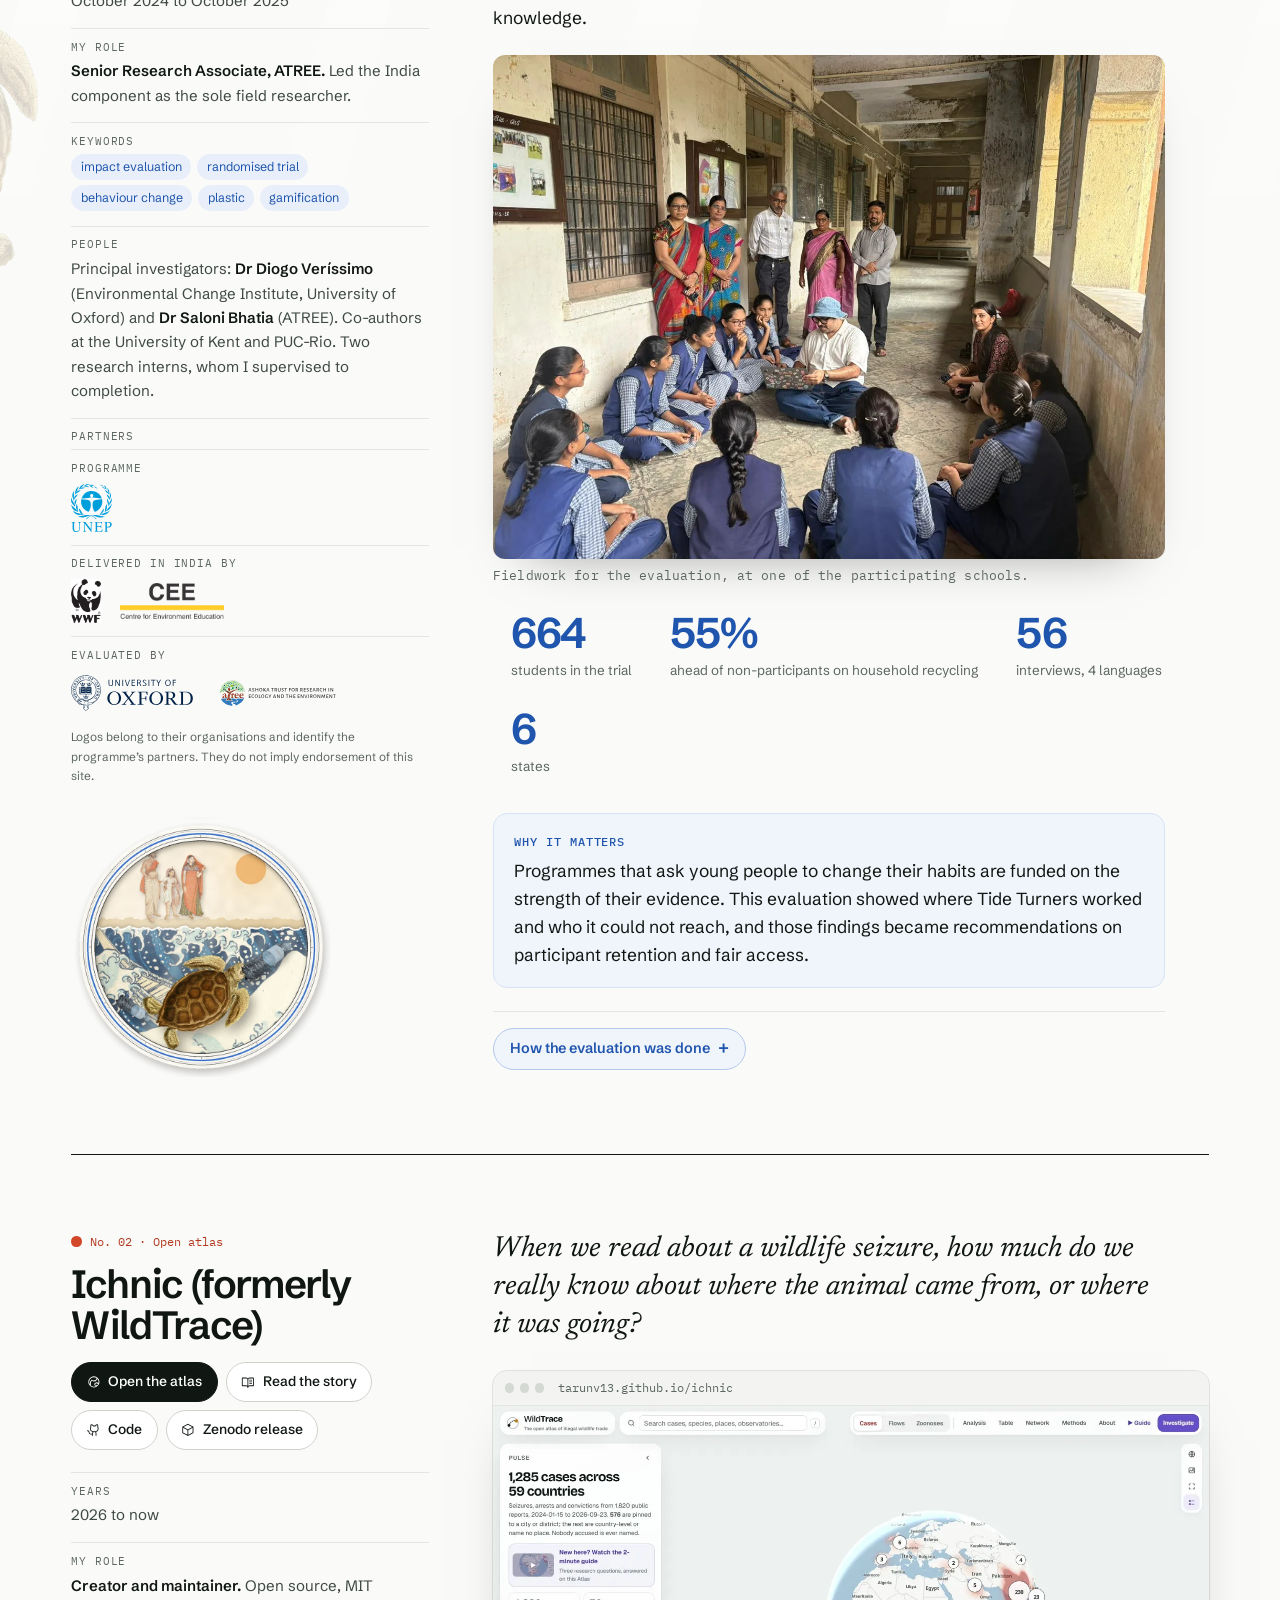
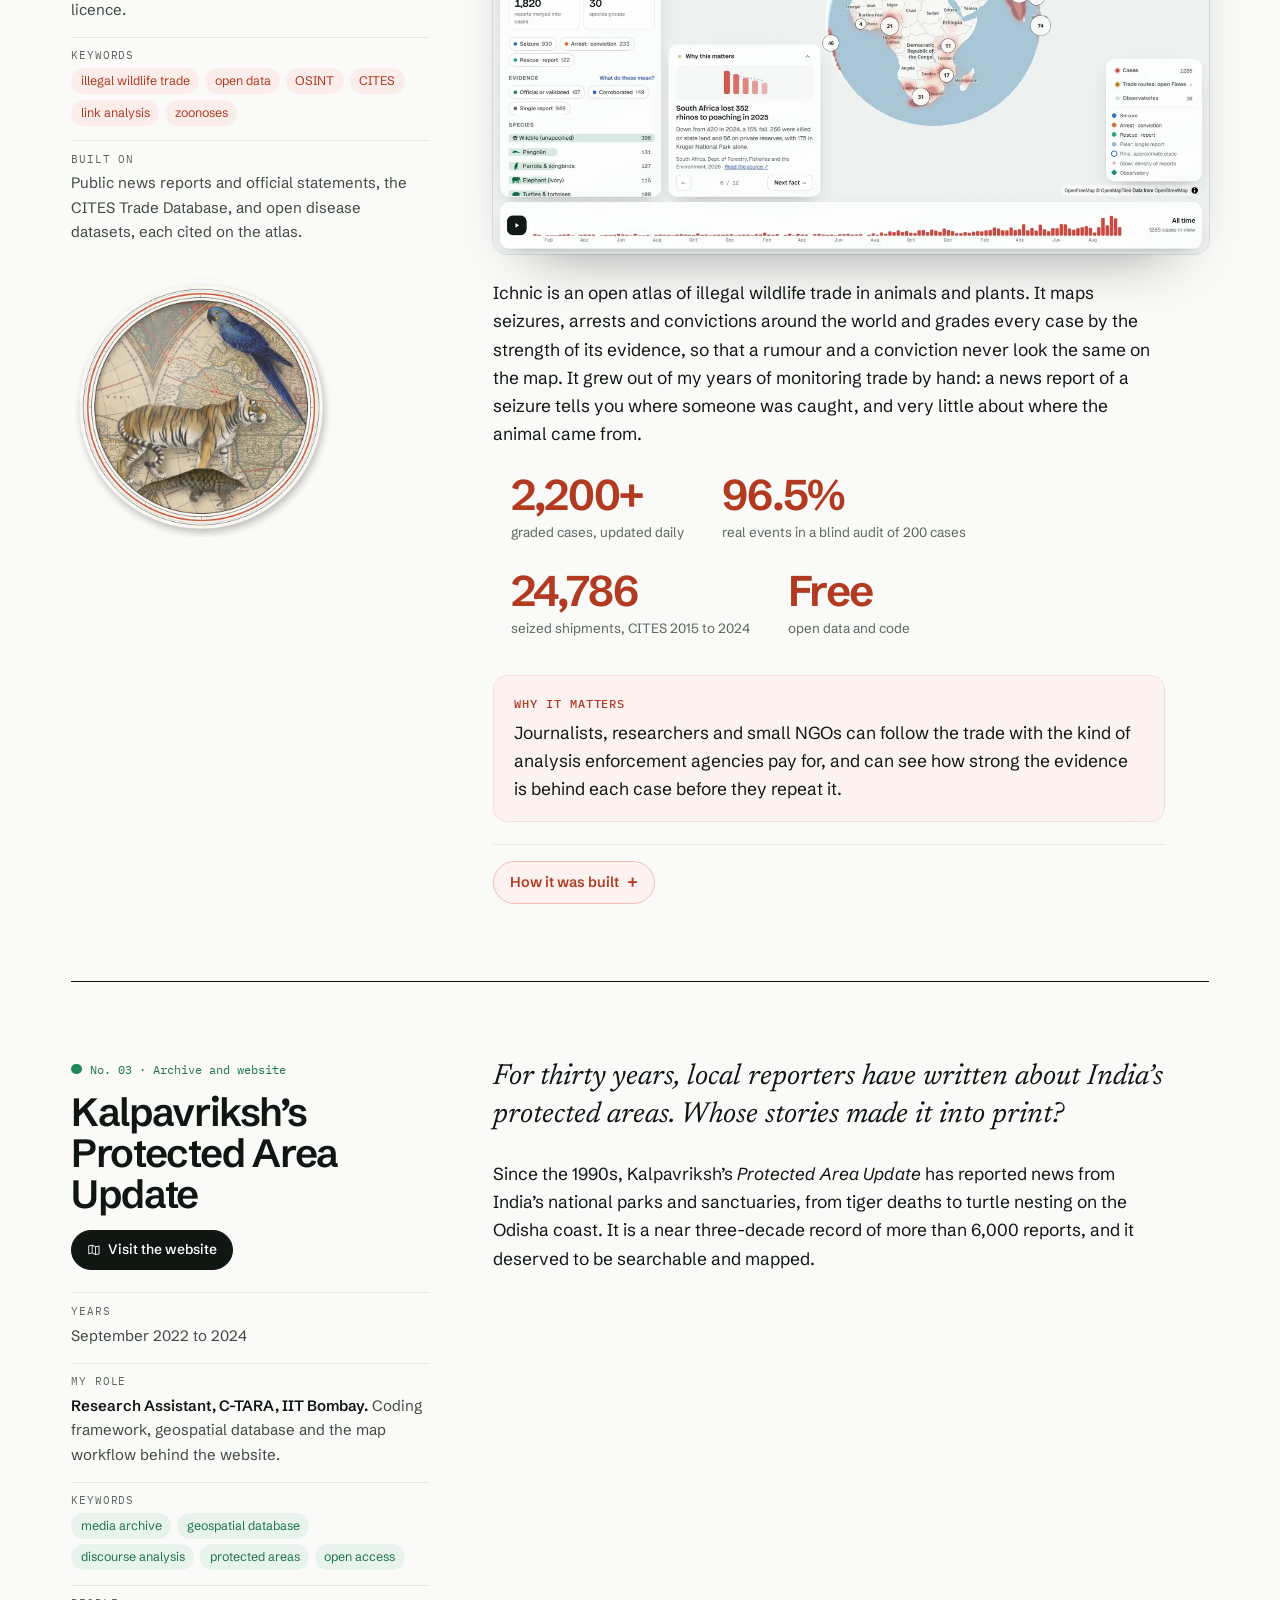
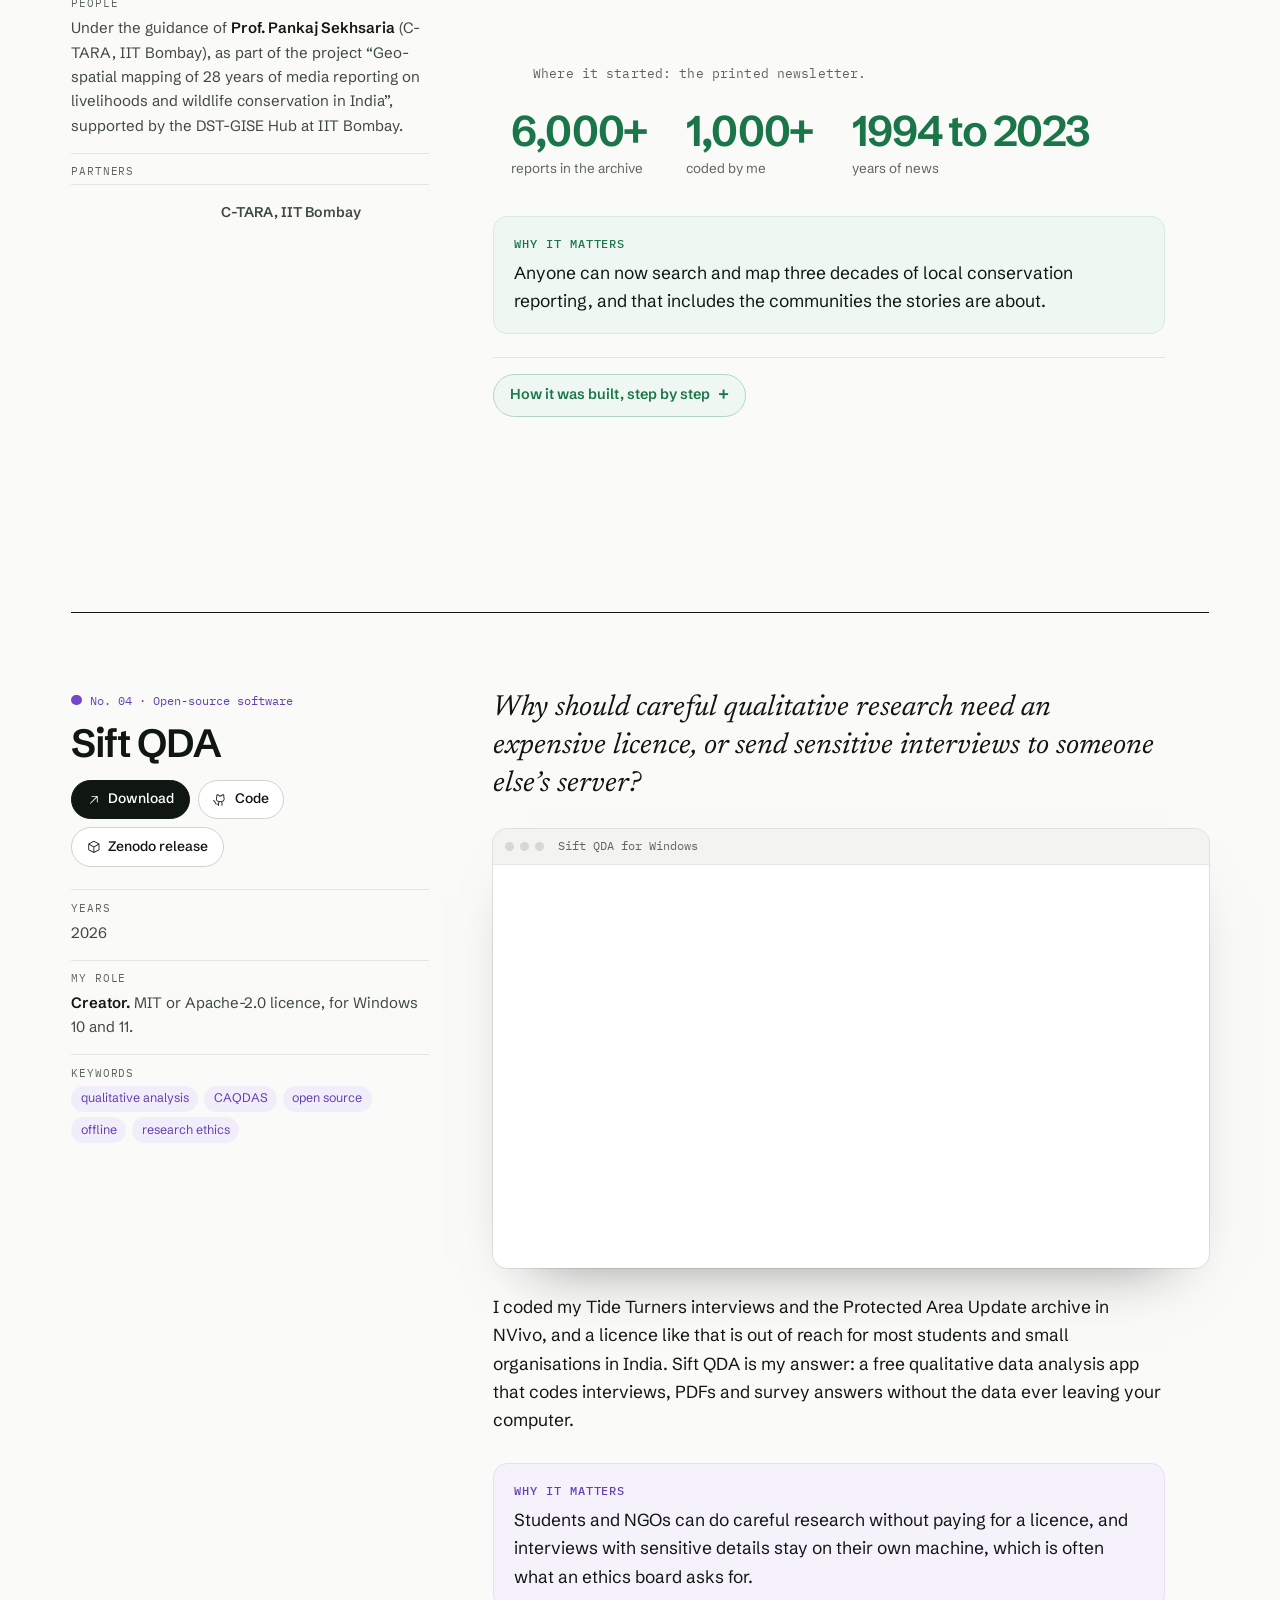
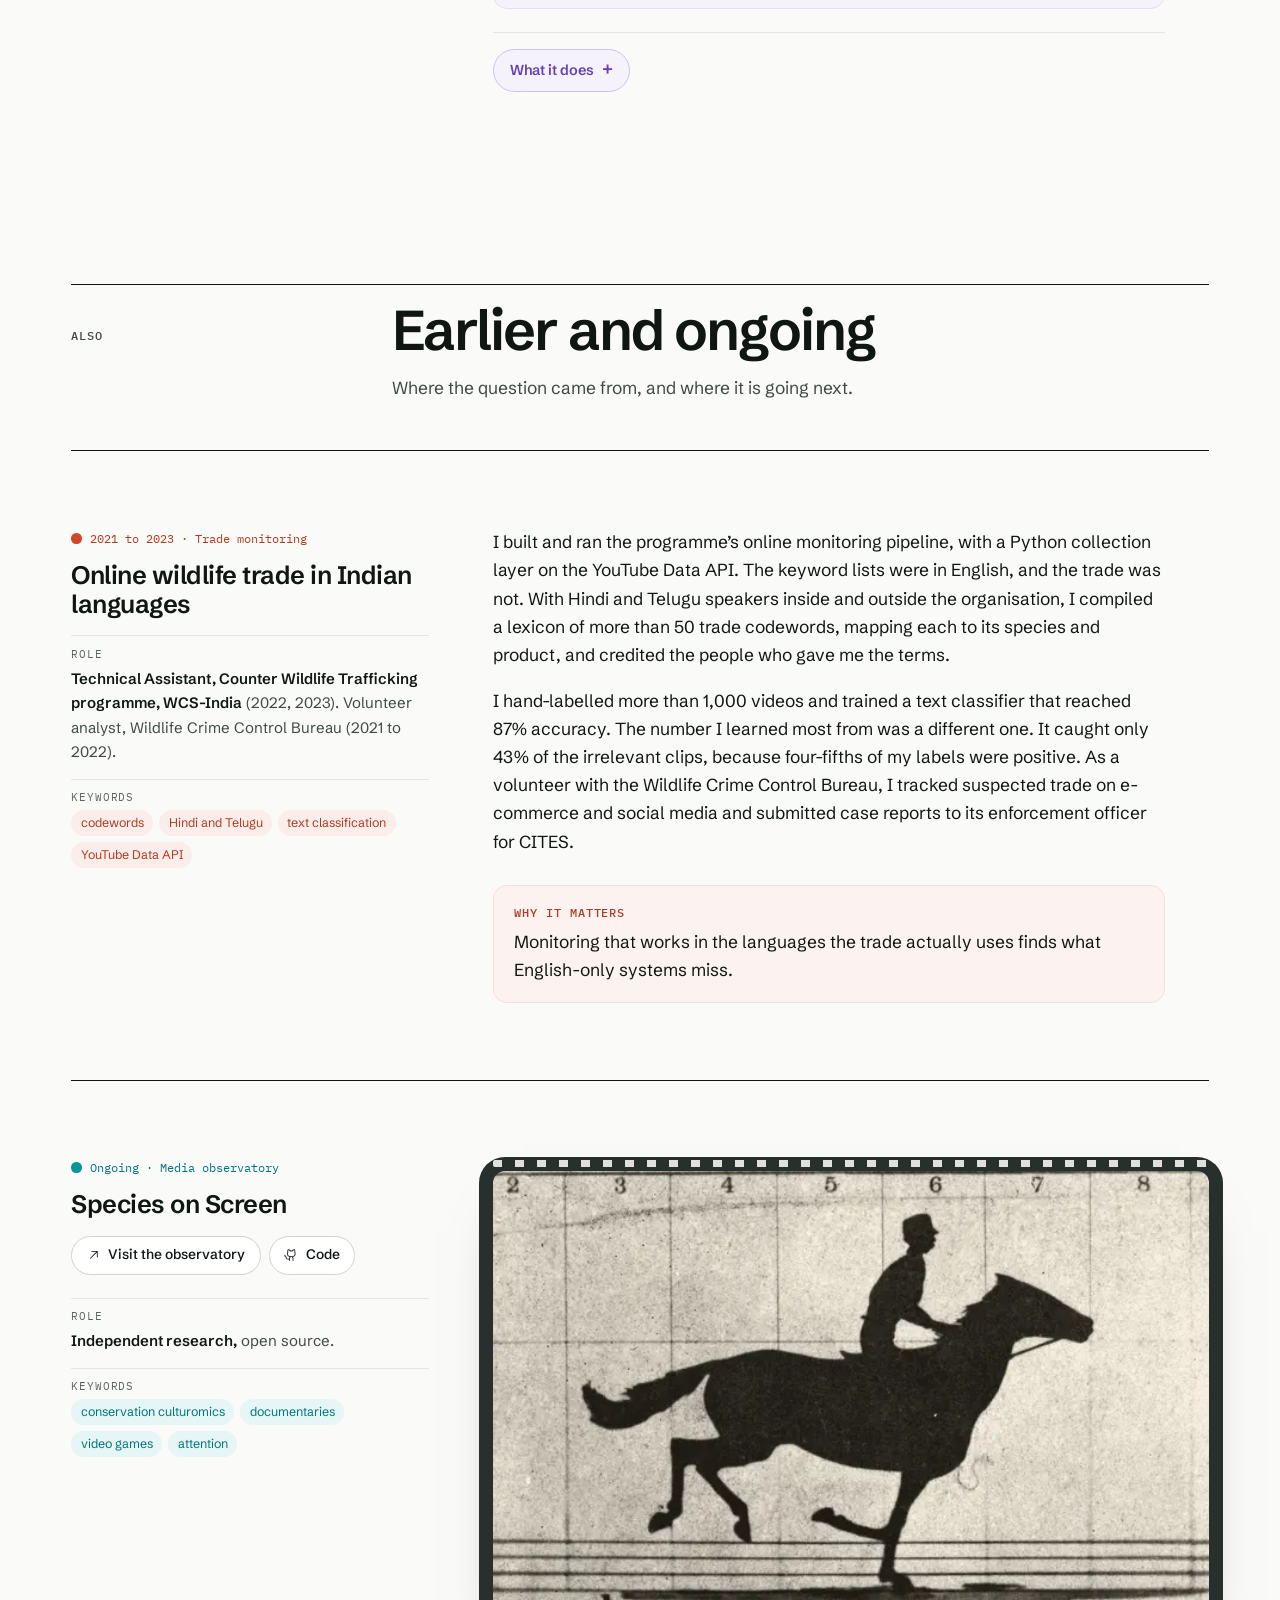
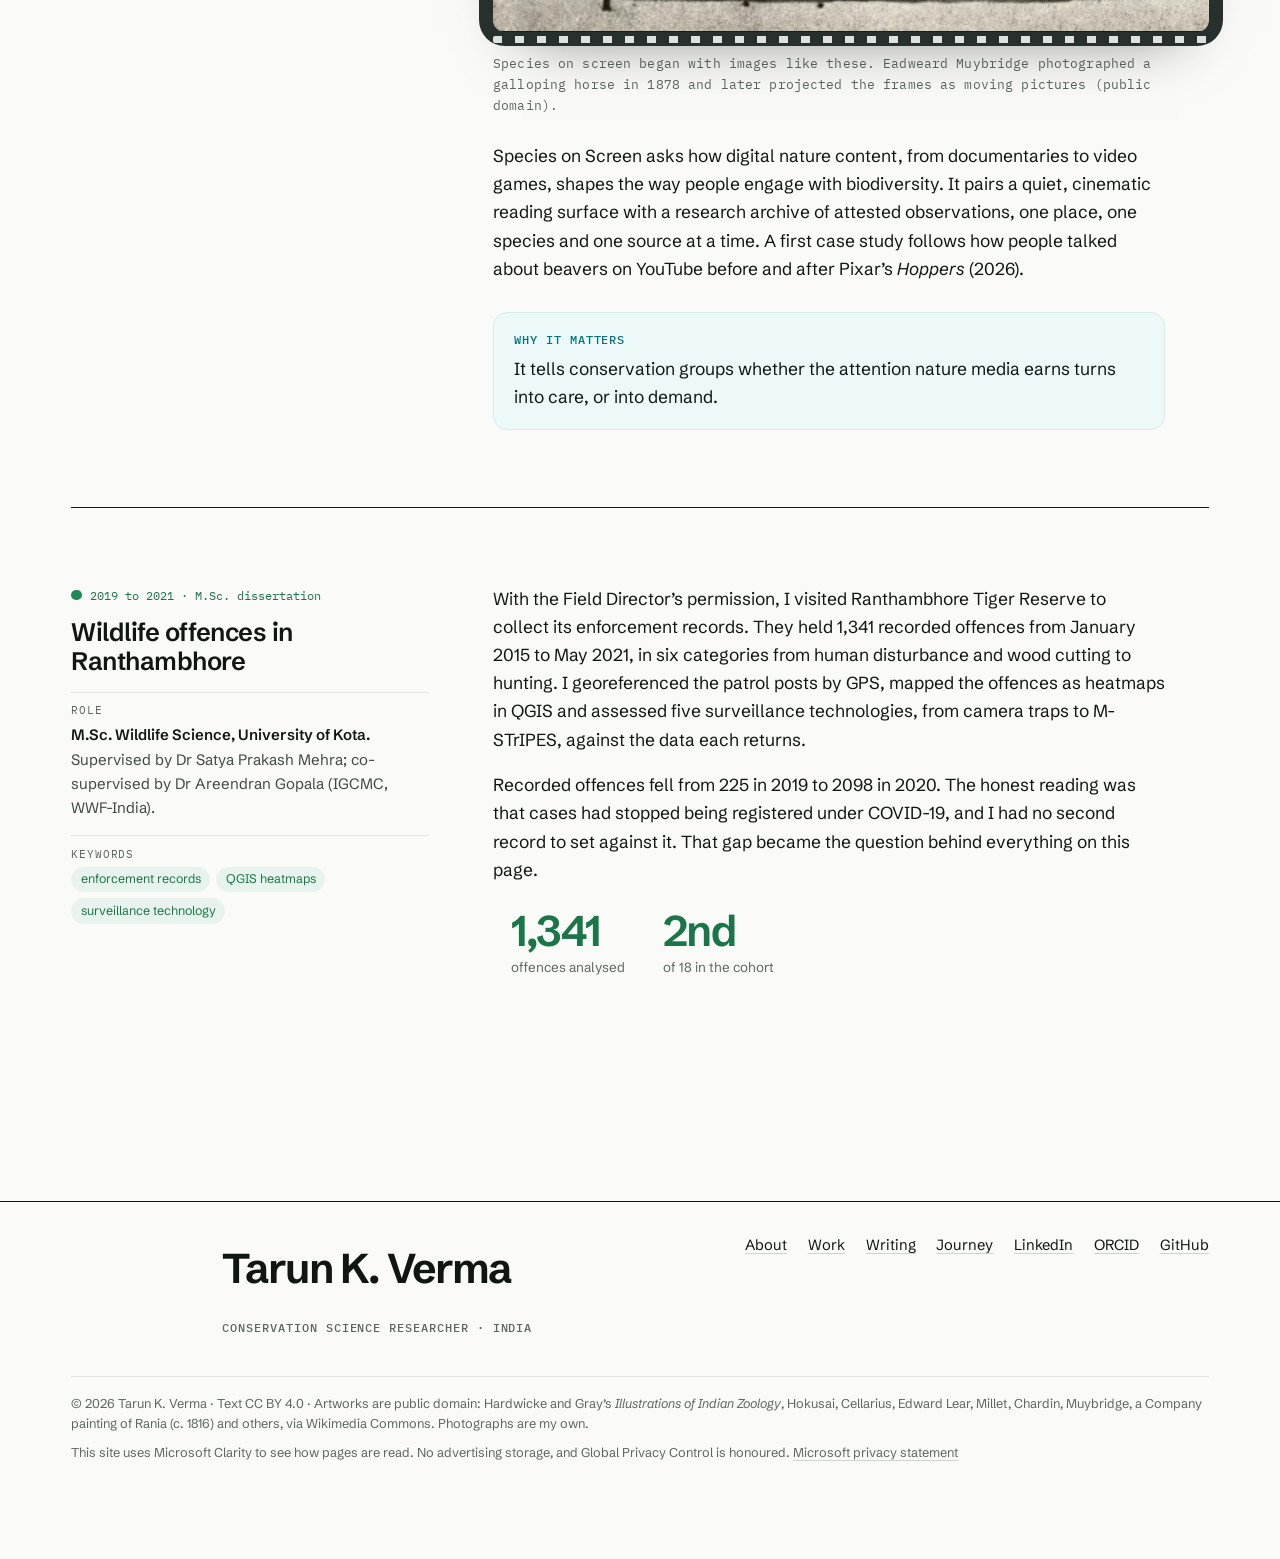
<file: work/index.html>
<!doctype html>
<html lang="en-GB" class="no-js">
<head>
<meta charset="utf-8">
<meta name="viewport" content="width=device-width, initial-scale=1">
<meta http-equiv="Content-Security-Policy" content="default-src 'self'; script-src 'self' https://www.clarity.ms https://*.clarity.ms https://c.bing.com; connect-src 'self' https://*.clarity.ms https://c.bing.com; img-src 'self' data: https://*.clarity.ms https://c.bing.com; style-src 'self'; font-src 'self'; media-src 'self'; object-src 'none'; base-uri 'self'; form-action 'none'; upgrade-insecure-requests">
<meta name="referrer" content="strict-origin-when-cross-origin">
<title>Work · Tide Turners, Ichnic, PA Update, Sift QDA · Tarun K. Verma</title>
<meta name="description" content="Research by Tarun K. Verma: the UNEP Tide Turners evaluation, Ichnic, the Protected Area Update database and Sift QDA.">
<link rel="canonical" href="https://tarunverma.com/work/">
<meta name="author" content="Tarun K. Verma">
<meta name="robots" content="index, follow, max-image-preview:large, max-snippet:-1">
<meta name="theme-color" content="#FAFAF8">
<meta property="og:type" content="website">
<meta property="og:site_name" content="Tarun K. Verma">
<meta property="og:title" content="Work · Tide Turners, Ichnic, PA Update, Sift QDA · Tarun K. Verma">
<meta property="og:description" content="When a record tells us something happened, how far can we trust it, and who never made it into the record at all?">
<meta property="og:url" content="https://tarunverma.com/work/">
<meta property="og:image" content="https://tarunverma.com/assets/img/og-tarun-verma.png">
<meta property="og:image:width" content="1200">
<meta property="og:image:height" content="630">
<meta property="og:image:alt" content="Tarun K. Verma, Conservation Science Researcher, India">
<meta property="og:locale" content="en_GB">
<meta name="twitter:card" content="summary_large_image">
<link rel="icon" href="/favicon.svg" type="image/svg+xml">
<link rel="icon" href="/favicon-32.png" sizes="32x32" type="image/png">
<link rel="apple-touch-icon" href="/apple-touch-icon.png">
<link rel="manifest" href="/site.webmanifest">
<link rel="me" href="https://www.linkedin.com/in/tarunverma1/">
<link rel="me" href="https://orcid.org/0009-0009-4130-2455">
<link rel="me" href="https://github.com/tarunv13">
<link rel="preload" href="/assets/fonts/schibsted-grotesk-latin-wght-normal.woff2" as="font" type="font/woff2" crossorigin>
<link rel="stylesheet" href="/assets/css/site.css">
<script type="module" src="/assets/js/site.js"></script>
<script type="application/ld+json">
{
 "@context": "https://schema.org",
 "@type": "CollectionPage",
 "@id": "https://tarunverma.com/work/#page",
 "url": "https://tarunverma.com/work/",
 "name": "Work by Tarun K. Verma",
 "author": {
  "@id": "https://tarunverma.com/#person"
 },
 "isPartOf": {
  "@id": "https://tarunverma.com/#website"
 },
 "video": {
  "@type": "VideoObject",
  "name": "Four projects in under two minutes: Tarun K. Verma, conservation science researcher",
  "description": "A film of under two minutes on four projects by conservation science researcher Tarun K. Verma: the UNEP Tide Turners Plastic Challenge impact evaluation, Ichnic, Kalpavriksh's Protected Area Update and Sift QDA.",
  "thumbnailUrl": "https://tarunverma.com/assets/video/tarun-verma-four-projects-poster.jpg",
  "uploadDate": "2026-09-24",
  "duration": "PT1M41S",
  "contentUrl": "https://tarunverma.com/assets/video/tarun-verma-four-projects.mp4",
  "embedUrl": "https://tarunverma.com/work/#film",
  "inLanguage": "en-GB",
  "creator": {
   "@id": "https://tarunverma.com/#person"
  }
 },
 "mainEntity": {
  "@type": "ItemList",
  "itemListElement": [
   {
    "@type": "ListItem",
    "position": 1,
    "item": {
     "@type": "ScholarlyArticle",
     "name": "From knowledge to behaviour change: a mixed-methods evaluation of the Tide Turners Plastic Challenge in India",
     "url": "https://doi.org/10.31235/osf.io/48gbd_v1",
     "author": {
      "@id": "https://tarunverma.com/#person"
     }
    }
   },
   {
    "@type": "ListItem",
    "position": 2,
    "item": {
     "@type": "Dataset",
     "name": "Ichnic: the open atlas of illegal wildlife trade",
     "url": "https://tarunv13.github.io/ichnic/",
     "identifier": "https://doi.org/10.5281/zenodo.22902819",
     "creator": {
      "@id": "https://tarunverma.com/#person"
     },
     "license": "https://opensource.org/licenses/MIT"
    }
   },
   {
    "@type": "ListItem",
    "position": 3,
    "item": {
     "@type": "WebSite",
     "name": "The Protected Area Update Database",
     "url": "https://pau-database.kalpavriksh.org/",
     "publisher": {
      "@type": "Organization",
      "name": "Kalpavriksh"
     }
    }
   },
   {
    "@type": "ListItem",
    "position": 4,
    "item": {
     "@type": "SoftwareApplication",
     "name": "Sift QDA",
     "applicationCategory": "Qualitative data analysis software",
     "operatingSystem": "Windows 10, Windows 11",
     "offers": {
      "@type": "Offer",
      "price": "0",
      "priceCurrency": "USD"
     },
     "url": "https://github.com/tarunv13/sift-qda",
     "identifier": "https://doi.org/10.5281/zenodo.22774118"
    }
   }
  ]
 }
}
</script>
</head>
<body data-clarity="ymzozcxazx" data-page="work">
<a class="skip" href="#main">Skip to content</a>
<header class="site-nav">
  <nav class="nav-pill" aria-label="Main">
    <a class="wordmark" href="/"><img class="brand-mark" src="/assets/img/brand/tarun-verma-mark.svg" width="30" height="30" alt=""><b>Tarun K. Verma</b><span>Conservation Science Researcher</span></a>
    <div class="nav-links"><a href="/">About</a><a href="/work/" aria-current="page">Work</a><a href="/writing/">Writing</a><a href="/journey/">Journey</a></div>
  </nav>
</header>
<main id="main">
<div class="wrap">
  <header class="page-head">
    <div>
      <p class="label">Work · 2019 to now</p>
      <h1 class="display">Work</h1>
    </div>
    <div class="intro-copy">
      <p class="lede">One question runs through all of it. When a record says something happened, how far can we trust it, and <span data-mark="circle">who never made it into the record at all</span>?</p>
      <p>Each project opens with its question, its numbers and why it matters. Open <b>How it was done</b> for the method, the people and the details.</p>
    </div>
  </header>

  <figure class="film reveal" id="film">
    <video controls preload="none" playsinline width="1920" height="1080" poster="/assets/video/tarun-verma-four-projects-poster.jpg" aria-describedby="film-cap">
      <source src="/assets/video/tarun-verma-four-projects.mp4" type="video/mp4">
      <track kind="captions" src="/assets/video/tarun-verma-four-projects.en.vtt" srclang="en" label="English">
      Your browser cannot play this video. <a href="/assets/video/tarun-verma-four-projects.mp4">Download the MP4</a>.
    </video>
    <figcaption id="film-cap">Four projects in under two minutes: why each was made and who it helps. No sound; turn on captions for a text version. <a href="/assets/video/tarun-verma-four-projects.mp4" download>Download MP4</a></figcaption>
  </figure>

  <ul class="jump" aria-label="Projects on this page">
    <li class="c-tide"><a href="#tide-turners">Tide Turners</a></li><li class="c-wild"><a href="#wildtrace">Ichnic</a></li><li class="c-pau"><a href="#protected-area-update">PA Update</a></li><li class="c-sift"><a href="#sift-qda">Sift QDA</a></li><li><a href="#earlier">Earlier and ongoing</a></li>
  </ul>

  <!-- 01 Tide Turners -->
  <article class="proj c-tide" id="tide-turners" aria-labelledby="tt-h">
    <div class="proj-bg bg-tide" aria-hidden="true"><div><img src="/assets/img/art/bg-tide-turners.webp" alt="" loading="lazy" decoding="async"><i class="rays"></i><img class="flot f1" src="/assets/img/art/float-bottle.webp" alt="" loading="lazy"><img class="flot f2" src="/assets/img/art/float-bottle.webp" alt="" loading="lazy"><img class="flot f3" src="/assets/img/art/float-bottle.webp" alt="" loading="lazy"><img class="flot swim" src="/assets/img/art/float-turtle.webp" alt="" loading="lazy"></div></div>
    <aside class="proj-meta">
      <p class="proj-no">No. 01 · Impact evaluation</p>
      <h2 class="h2" id="tt-h">UNEP Tide Turners Plastic Challenge, India</h2>
      <ul class="outputs side">
        <li><a class="btn" href="https://doi.org/10.31235/osf.io/48gbd_v1"><svg class="ico" aria-hidden="true" focusable="false" xmlns="http://www.w3.org/2000/svg" viewBox="0 0 256 256" fill="currentColor"><path d="M213.66,82.34l-56-56A8,8,0,0,0,152,24H56A16,16,0,0,0,40,40V216a16,16,0,0,0,16,16H200a16,16,0,0,0,16-16V88A8,8,0,0,0,213.66,82.34ZM160,51.31,188.69,80H160ZM200,216H56V40h88V88a8,8,0,0,0,8,8h48V216Zm-32-80a8,8,0,0,1-8,8H96a8,8,0,0,1,0-16h64A8,8,0,0,1,168,136Zm0,32a8,8,0,0,1-8,8H96a8,8,0,0,1,0-16h64A8,8,0,0,1,168,168Z"/></svg>Preprint, SocArXiv 2026</a></li>
      </ul>
      <dl class="facts">
        <div><dt>Years</dt><dd>October 2024 to October 2025</dd></div>
        <div><dt>My role</dt><dd><b>Senior Research Associate, ATREE.</b> Led the India component as the sole field researcher.</dd></div>
        <div><dt>Keywords</dt><dd><ul class="kw"><li>impact evaluation</li><li>randomised trial</li><li>behaviour change</li><li>plastic</li><li>gamification</li></ul></dd></div>
        <div><dt>People</dt><dd>Principal investigators: <b>Dr Diogo Veríssimo</b> (Environmental Change Institute, University of Oxford) and <b>Dr Saloni Bhatia</b> (ATREE). Co-authors at the University of Kent and PUC-Rio. Two research interns, whom I supervised to completion.</dd></div>
        <div><dt>Partners</dt><dd class="partners">
          <div class="partner-group"><p>Programme</p><ul><li><img src="/assets/img/logos/unep-un-environment-programme.svg" alt="UNEP, the UN Environment Programme" width="92" height="108" loading="lazy"></li></ul></div>
          <div class="partner-group"><p>Delivered in India by</p><ul><li><img src="/assets/img/logos/wwf-india.png" alt="WWF-India" width="80" height="80" loading="lazy"></li><li><img src="/assets/img/logos/centre-for-environment-education-cee.png" alt="Centre for Environment Education (CEE)" width="170" height="59" loading="lazy"></li></ul></div>
          <div class="partner-group"><p>Evaluated by</p><ul><li><img src="/assets/img/logos/university-of-oxford.svg" alt="University of Oxford" width="190" height="56" loading="lazy"></li><li><img src="/assets/img/logos/atree-ashoka-trust-for-research-in-ecology-and-the-environment.svg" alt="ATREE, Ashoka Trust for Research in Ecology and the Environment" width="210" height="42" loading="lazy"></li></ul></div>
          <p class="partners-note">Logos belong to their organisations and identify the programme’s partners. They do not imply endorsement of this site.</p>
        </dd></div>
      </dl>
      <img class="proj-emblem" src="/assets/img/art/emblem-tide-turners.webp" width="720" height="720" loading="lazy" alt="Collage plate for the Tide Turners evaluation: a painted sea turtle meets a plastic bottle in Hokusai’s Great Wave, below a family from an 1816 Company painting standing on the shore">
    </aside>
    <div class="proj-body">
      <p class="question">Can a school programme that plays like a game change what young people actually do about plastic? And who does it never reach?</p>
      <p>Tide Turners is the UN Environment Programme’s youth programme on plastic pollution, delivered in India through WWF-India and the Centre for Environment Education. It works like a game. Young people earn points for tasks, upload evidence to an online platform and move up from Entry to Leader to Champion badges. The evaluation asked whether that changes behaviour, and not only knowledge.</p>
      <figure class="field-photo"><img src="/assets/img/photos/tide-turners-fieldwork-school-india.webp" width="1280" height="960" loading="lazy" alt="Students in school uniform sitting in a circle on a corridor floor during a fieldwork session, with teachers standing behind"><figcaption class="cap">Fieldwork for the evaluation, at one of the participating schools.</figcaption></figure>
      <ul class="stats">
        <li><b>664</b><span>students in the trial</span></li>
        <li><b>55%</b><span>ahead of non-participants on household recycling</span></li>
        <li><b>56</b><span>interviews, 4 languages</span></li>
        <li><b>6</b><span>states</span></li>
      </ul>
      <div class="why"><span class="label">Why it matters</span><p>Programmes that ask young people to change their habits are funded on the strength of their evidence. This evaluation showed where Tide Turners worked and who it could not reach, and those findings became <span data-mark="underline">recommendations on participant retention and fair access</span>.</p></div>
    <details class="more"><summary>How the evaluation was done</summary>
      <h3>What I did</h3>
      <ul>
        <li>Secured permission from schools across six states, explaining the study to head teachers and programme coordinators before any data was collected.</li>
        <li>Designed and translated the multilingual survey instruments and interview protocols, and trained two interns to interview in their own languages.</li>
        <li>Ran a <span data-mark="highlight">randomised pre-post comparison in Delhi (272 students) and Gujarat (392)</span>, from nearly 2,000 surveys collected, with 56 interviews in four regional languages.</li>
        <li>Analysed the surveys with inferential statistics, coded the interviews thematically in NVivo, and drafted the report and the first-authored manuscript.</li>
        <li>Coordinated regional teams, travel and budget, and produced the donor-facing documentation.</li>
      </ul>
      <h3>What we found</h3>
      <p>Participants were ahead of non-participants on household recycling by 55%, on conversations with friends about plastic by 35%, on recognising the problem by 23%, on personal responsibility by 22% and on recycling knowledge by 21%. The finding that mattered most was never in the design. Sitting with schools, I saw barriers separating how the programme was written from how it reached children, which internal monitoring had not surfaced. In Barmer, a teacher climbed a tree in the school yard to find enough phone signal to register her students <span class="spot-slot" data-species="turtle"></span>.</p>
      </details>
    </div>
  </article>

  <!-- 02 Ichnic -->
  <article class="proj c-wild" id="wildtrace" aria-labelledby="wt-h">
    <div class="proj-bg" aria-hidden="true"><div><img src="/assets/img/art/bg-wildtrace.webp" alt="" loading="lazy" decoding="async"></div></div>
    <aside class="proj-meta">
      <p class="proj-no">No. 02 · Open atlas</p>
      <h2 class="h2" id="wt-h">Ichnic <span class="formerly">(formerly WildTrace)</span></h2>
      <ul class="outputs side">
        <li><a class="btn primary" href="https://tarunv13.github.io/ichnic/"><svg class="ico" aria-hidden="true" focusable="false" xmlns="http://www.w3.org/2000/svg" viewBox="0 0 256 256" fill="currentColor"><path d="M128,24A104,104,0,1,0,232,128,104.11,104.11,0,0,0,128,24Zm0,16a87.5,87.5,0,0,1,48,14.28V74L153.83,99.74,122.36,104l-.31-.22L102.38,90.92A16,16,0,0,0,79.87,95.1L58.93,126.4a16,16,0,0,0-2.7,8.81L56,171.44l-3.27,2.15A88,88,0,0,1,128,40ZM62.29,186.47l2.52-1.65A16,16,0,0,0,72,171.53l.21-36.23L93.17,104a3.62,3.62,0,0,0,.32.22l19.67,12.87a15.94,15.94,0,0,0,11.35,2.77L156,115.59a16,16,0,0,0,10-5.41l22.17-25.76A16,16,0,0,0,192,74V67.67A87.87,87.87,0,0,1,211.77,155l-16.14-14.76a16,16,0,0,0-16.93-3l-30.46,12.65a16.08,16.08,0,0,0-9.68,12.45l-2.39,16.19a16,16,0,0,0,11.77,17.81L169.4,202l2.36,2.37A87.88,87.88,0,0,1,62.29,186.47ZM185,195l-4.3-4.31a16,16,0,0,0-7.26-4.18L152,180.85l2.39-16.19L184.84,152,205,170.48A88.43,88.43,0,0,1,185,195Z"/></svg>Open the atlas</a></li>
        <li><a class="btn" href="https://tarunv13.github.io/ichnic/story.html"><svg class="ico" aria-hidden="true" focusable="false" xmlns="http://www.w3.org/2000/svg" viewBox="0 0 256 256" fill="currentColor"><path d="M232,48H160a40,40,0,0,0-32,16A40,40,0,0,0,96,48H24a8,8,0,0,0-8,8V200a8,8,0,0,0,8,8H96a24,24,0,0,1,24,24,8,8,0,0,0,16,0,24,24,0,0,1,24-24h72a8,8,0,0,0,8-8V56A8,8,0,0,0,232,48ZM96,192H32V64H96a24,24,0,0,1,24,24V200A39.81,39.81,0,0,0,96,192Zm128,0H160a39.81,39.81,0,0,0-24,8V88a24,24,0,0,1,24-24h64ZM160,88h40a8,8,0,0,1,0,16H160a8,8,0,0,1,0-16Zm48,40a8,8,0,0,1-8,8H160a8,8,0,0,1,0-16h40A8,8,0,0,1,208,128Zm0,32a8,8,0,0,1-8,8H160a8,8,0,0,1,0-16h40A8,8,0,0,1,208,160Z"/></svg>Read the story</a></li>
        <li><a class="btn" href="https://github.com/tarunv13/ichnic"><svg class="ico" aria-hidden="true" focusable="false" xmlns="http://www.w3.org/2000/svg" viewBox="0 0 256 256" fill="currentColor"><path d="M208.31,75.68A59.78,59.78,0,0,0,202.93,28,8,8,0,0,0,196,24a59.75,59.75,0,0,0-48,24H124A59.75,59.75,0,0,0,76,24a8,8,0,0,0-6.93,4,59.78,59.78,0,0,0-5.38,47.68A58.14,58.14,0,0,0,56,104v8a56.06,56.06,0,0,0,48.44,55.47A39.8,39.8,0,0,0,96,192v8H72a24,24,0,0,1-24-24A40,40,0,0,0,8,136a8,8,0,0,0,0,16,24,24,0,0,1,24,24,40,40,0,0,0,40,40H96v16a8,8,0,0,0,16,0V192a24,24,0,0,1,48,0v40a8,8,0,0,0,16,0V192a39.8,39.8,0,0,0-8.44-24.53A56.06,56.06,0,0,0,216,112v-8A58.14,58.14,0,0,0,208.31,75.68ZM200,112a40,40,0,0,1-40,40H112a40,40,0,0,1-40-40v-8a41.74,41.74,0,0,1,6.9-22.48A8,8,0,0,0,80,73.83a43.81,43.81,0,0,1,.79-33.58,43.88,43.88,0,0,1,32.32,20.06A8,8,0,0,0,119.82,64h32.35a8,8,0,0,0,6.74-3.69,43.87,43.87,0,0,1,32.32-20.06A43.81,43.81,0,0,1,192,73.83a8.09,8.09,0,0,0,1,7.65A41.72,41.72,0,0,1,200,104Z"/></svg>Code</a></li>
        <li><a class="btn" href="https://doi.org/10.5281/zenodo.22902819"><svg class="ico" aria-hidden="true" focusable="false" xmlns="http://www.w3.org/2000/svg" viewBox="0 0 256 256" fill="currentColor"><path d="M223.68,66.15,135.68,18h0a15.88,15.88,0,0,0-15.36,0l-88,48.17a16,16,0,0,0-8.32,14v95.64a16,16,0,0,0,8.32,14l88,48.17a15.88,15.88,0,0,0,15.36,0l88-48.17a16,16,0,0,0,8.32-14V80.18A16,16,0,0,0,223.68,66.15ZM128,32h0l80.34,44L128,120,47.66,76ZM40,90l80,43.78v85.79L40,175.82Zm96,129.57V133.82L216,90v85.78Z"/></svg>Zenodo release</a></li>
      </ul>
      <dl class="facts">
        <div><dt>Years</dt><dd>2026 to now</dd></div>
        <div><dt>My role</dt><dd><b>Creator and maintainer.</b> Open source, MIT licence.</dd></div>
        <div><dt>Keywords</dt><dd><ul class="kw"><li>illegal wildlife trade</li><li>open data</li><li>OSINT</li><li>CITES</li><li>link analysis</li><li>zoonoses</li></ul></dd></div>
        <div><dt>Built on</dt><dd>Public news reports and official statements, the CITES Trade Database, and open disease datasets, each cited on the atlas.</dd></div>
      </dl>
      <img class="proj-emblem" src="/assets/img/art/emblem-wildtrace.webp" width="720" height="720" loading="lazy" alt="Collage plate for Ichnic: a tiger, a hyacinth macaw after Edward Lear and a pangolin after Hardwicke, over a 1660 world map crossed by red trade routes">
    </aside>
    <div class="proj-body">
      <p class="question">When we read about a wildlife seizure, how much do we really know about where the animal came from, or where it was going?</p>
      <figure class="shot">
        <div class="shot-bar" aria-hidden="true"><i></i><i></i><i></i><span>tarunv13.github.io/ichnic</span></div>
        <img src="/assets/img/work/wildtrace-illegal-wildlife-trade-atlas-globe.webp" width="1400" height="875" loading="lazy" alt="Ichnic atlas: a globe with clusters of wildlife seizure cases across Africa and Asia, a panel of case counts and a timeline of cases along the bottom">
      </figure>
      <p>Ichnic is an open atlas of illegal wildlife trade in animals and plants. It maps seizures, arrests and convictions around the world and <span data-mark="highlight">grades every case by the strength of its evidence</span>, <span data-mark="underline">so that a rumour and a conviction never look the same on the map</span>. It grew out of my years of monitoring trade by hand: a news report of a seizure tells you where someone was caught, and very little about where the animal came from.</p>
      <ul class="stats">
        <li><b>2,200+</b><span>graded cases, updated daily</span></li>
        <li><b>96.5%</b><span>real events in a blind audit of 200 cases</span></li>
        <li><b>24,786</b><span>seized shipments, CITES 2015 to 2024</span></li>
        <li><b>Free</b><span>open data and code</span></li>
      </ul>
      <div class="why"><span class="label">Why it matters</span><p>Journalists, researchers and small NGOs can follow the trade with the kind of analysis enforcement agencies pay for, and can see how strong the evidence is behind each case before they repeat it.</p></div>
    <details class="more"><summary>How it was built</summary>
      <h3>What I did</h3>
      <ul>
        <li>Built a Python pipeline that collects public reports every day, merges duplicates and grades each case from a single report up to an official or validated record.</li>
        <li>Set the cases against 24,786 seized shipments from the CITES Trade Database (2015 to 2024), so the routes from supply to demand are visible.</li>
        <li>Added a zoonoses view that places host species next to the trade, and is careful to show co-location without claiming cause.</li>
        <li>Measured its accuracy instead of asserting it: in a blind audit of 200 random cases, 96.5% were real enforcement events, and the figure is published with its uncertainty.</li>
        <li>Built an in-browser link-analysis workbench, so an analyst without a commercial licence can still follow a network, and published every release on Zenodo with a DOI.</li>
      </ul>
      <h3>What it shows</h3>
      <p>Seizure records are dominated by the countries that report the most, so the atlas shows reporting effort next to the cases. It names no individuals: the question is the trade, not the people caught in it <span class="spot-slot" data-species="mongoose"></span>.</p>
      <figure class="shot">
        <div class="shot-bar" aria-hidden="true"><i></i><i></i><i></i><span>Ichnic · Flows</span></div>
        <img src="/assets/img/work/wildtrace-cites-trade-flows-map.webp" width="1400" height="875" loading="lazy" alt="Ichnic flows map: red and green curves from supplying countries in Southeast Asia and North America to buying countries, with a ranked list of trade routes">
      </figure>
      </details>
    </div>
  </article>

  <!-- 03 PA Update -->
  <article class="proj c-pau" id="protected-area-update" aria-labelledby="pau-h">
    <div class="proj-bg" aria-hidden="true"><div><img src="/assets/img/art/bg-protected-area-update.webp" alt="" loading="lazy" decoding="async"></div></div>
    <aside class="proj-meta">
      <p class="proj-no">No. 03 · Archive and website</p>
      <h2 class="h2" id="pau-h">Kalpavriksh’s Protected Area Update</h2>
      <ul class="outputs side">
        <li><a class="btn primary" href="https://pau-database.kalpavriksh.org/"><svg class="ico" aria-hidden="true" focusable="false" xmlns="http://www.w3.org/2000/svg" viewBox="0 0 256 256" fill="currentColor"><path d="M228.92,49.69a8,8,0,0,0-6.86-1.45L160.93,63.52,99.58,32.84a8,8,0,0,0-5.52-.6l-64,16A8,8,0,0,0,24,56V200a8,8,0,0,0,9.94,7.76l61.13-15.28,61.35,30.68A8.15,8.15,0,0,0,160,224a8,8,0,0,0,1.94-.24l64-16A8,8,0,0,0,232,200V56A8,8,0,0,0,228.92,49.69ZM104,52.94l48,24V203.06l-48-24ZM40,62.25l48-12v127.5l-48,12Zm176,131.5-48,12V78.25l48-12Z"/></svg>Visit the website</a></li>
      </ul>
      <dl class="facts">
        <div><dt>Years</dt><dd>September 2022 to 2024</dd></div>
        <div><dt>My role</dt><dd><b>Research Assistant, C-TARA, IIT Bombay.</b> Coding framework, geospatial database and the map workflow behind the website.</dd></div>
        <div><dt>Keywords</dt><dd><ul class="kw"><li>media archive</li><li>geospatial database</li><li>discourse analysis</li><li>protected areas</li><li>open access</li></ul></dd></div>
        <div><dt>People</dt><dd>Under the guidance of <b>Prof. Pankaj Sekhsaria</b> (C-TARA, IIT Bombay), as part of the project “Geo-spatial mapping of 28 years of media reporting on livelihoods and wildlife conservation in India”, supported by the DST-GISE Hub at IIT Bombay.</dd></div>
        <div><dt>Partners</dt><dd class="partners"><div class="partner-group"><ul><li><img src="/assets/img/logos/kalpavriksh.png" alt="Kalpavriksh Environment Action Group" width="170" height="47" loading="lazy"></li><li class="partner-text">C-TARA, IIT Bombay</li></ul></div></dd></div>
      </dl>
      <img class="proj-emblem" src="/assets/img/art/emblem-protected-area-update.webp" width="720" height="720" loading="lazy" alt="Collage plate for the Protected Area Update: a little egret after Hardwicke and the printed newsletter over an 1827 Indian Atlas survey sheet marked with protected areas and pins">
    </aside>
    <div class="proj-body">
      <p class="question">For thirty years, local reporters have written about India’s protected areas. Whose stories made it into print?</p>
      <p>Since the 1990s, Kalpavriksh’s <cite>Protected Area Update</cite> has reported news from India’s national parks and sanctuaries, from tiger deaths to turtle nesting on the Odisha coast. It is a near three-decade record of more than 6,000 reports, and it deserved to be searchable and mapped.</p>
      <figure>
        <img src="/assets/img/protected-area-update-kalpavriksh-newsletter-archive.webp" width="1000" height="577" loading="lazy" alt="Two printed issues of the Protected Area Update newsletter by Kalpavriksh, listing news from India's protected areas state by state">
        <figcaption class="cap">Where it started: the printed newsletter.</figcaption>
      </figure>
      <ul class="stats">
        <li><b>6,000+</b><span>reports in the archive</span></li>
        <li><b>1,000+</b><span>coded by me</span></li>
        <li><b>1994 to 2023</b><span>years of news</span></li>
      </ul>
      <div class="why"><span class="label">Why it matters</span><p>Anyone can now search and map three decades of local conservation reporting, and that includes <span data-mark="underline">the communities the stories are about</span>.</p></div>
    <details class="more"><summary>How it was built, step by step</summary>
      <h3>What I did</h3>
      <ul>
        <li>Designed the thematic coding framework and <span data-mark="highlight">coded more than 1,000 reports</span> in NVivo for how the news constructs conservation, human-wildlife interaction and governance.</li>
        <li>Built a research-grade geospatial database in QGIS and the tagging and visualisation workflow behind the public website.</li>
        <li>Sketched how the website’s data repository should work. You filter by legal status or theme, scroll a list of stories, and open each one on the map where it happened <span class="spot-slot" data-species="egret"></span>.</li>
        <li>Presented the work at the Central India Landscape Symposium in Kanha and at the Student Conference on Conservation Science, IISc Bengaluru, both in 2023.</li>
      </ul>
      <figure class="field-photo"><img src="/assets/img/photos/tarun-verma-poster-sccs-iisc-bengaluru-2023.webp" width="1024" height="768" loading="lazy" alt="Me standing beside my poster on media reporting about protected areas at the Student Conference on Conservation Science"><figcaption class="cap">With the poster at SCCS, IISc Bengaluru, October 2023.</figcaption></figure>
      <ol class="steps">
        <li>
          <figure>
            <img src="/assets/img/work/protected-area-update-portal-wireframe-2023.webp" width="1237" height="695" loading="lazy" alt="Wireframe of the Protected Area Update data repository: filters by legal status and news source, a list of results and a map of India with clustered story markers">
            <figcaption><b>1 · Sketched.</b> My 2023 wireframe for the data repository: filters, a list of stories and a map.</figcaption>
          </figure>
        </li>
        <li>
          <figure>
            <img src="/assets/img/work/protected-area-update-explore-map-all-india.webp" width="1400" height="875" loading="lazy" alt="The Explore page of the Protected Area Update Database: filters on the left and a map of India's protected areas with news stories clustered where they happened">
            <figcaption><b>2 · Built.</b> The Explore page today: the same filters, and every story on the map where it happened.</figcaption>
          </figure>
        </li>
        <li class="steps-pair">
          <figure>
            <img src="/assets/img/work/protected-area-update-thematic-analysis-maharashtra.webp" width="1400" height="875" loading="lazy" alt="Analysis and insights page for Maharashtra on the Protected Area Update Database, with charts of news themes across the state's protected areas">
            <figcaption><b>3 · Analysed.</b> Analysis and insights, Maharashtra.</figcaption>
          </figure>
          <figure>
            <img src="/assets/img/work/protected-area-update-thematic-analysis-karnataka.webp" width="1400" height="875" loading="lazy" alt="Analysis and insights page for Karnataka on the Protected Area Update Database, with charts of news themes across the state's protected areas">
            <figcaption>And Karnataka. Screens from <a href="https://pau-database.kalpavriksh.org/explore">pau-database.kalpavriksh.org</a>.</figcaption>
          </figure>
        </li>
      </ol>
      <h3>What we found</h3>
      <p>The same protected area could appear as a conservation success in one report and through displacement or livelihood loss in another, depending on who was telling the story.</p>
      </details>
    </div>
  </article>

  <!-- 04 Sift QDA -->
  <article class="proj c-sift" id="sift-qda" aria-labelledby="sift-h">
    <div class="proj-bg" aria-hidden="true"><div><img src="/assets/img/art/bg-sift-qda.webp" alt="" loading="lazy" decoding="async"></div></div>
    <aside class="proj-meta">
      <p class="proj-no">No. 04 · Open-source software</p>
      <h2 class="h2" id="sift-h">Sift QDA</h2>
      <ul class="outputs side">
        <li><a class="btn primary" href="https://github.com/tarunv13/sift-qda/releases/latest"><svg class="ico" aria-hidden="true" focusable="false" xmlns="http://www.w3.org/2000/svg" viewBox="0 0 256 256" fill="currentColor"><path d="M200,64V168a8,8,0,0,1-16,0V83.31L69.66,197.66a8,8,0,0,1-11.32-11.32L172.69,72H88a8,8,0,0,1,0-16H192A8,8,0,0,1,200,64Z"/></svg>Download</a></li>
        <li><a class="btn" href="https://github.com/tarunv13/sift-qda"><svg class="ico" aria-hidden="true" focusable="false" xmlns="http://www.w3.org/2000/svg" viewBox="0 0 256 256" fill="currentColor"><path d="M208.31,75.68A59.78,59.78,0,0,0,202.93,28,8,8,0,0,0,196,24a59.75,59.75,0,0,0-48,24H124A59.75,59.75,0,0,0,76,24a8,8,0,0,0-6.93,4,59.78,59.78,0,0,0-5.38,47.68A58.14,58.14,0,0,0,56,104v8a56.06,56.06,0,0,0,48.44,55.47A39.8,39.8,0,0,0,96,192v8H72a24,24,0,0,1-24-24A40,40,0,0,0,8,136a8,8,0,0,0,0,16,24,24,0,0,1,24,24,40,40,0,0,0,40,40H96v16a8,8,0,0,0,16,0V192a24,24,0,0,1,48,0v40a8,8,0,0,0,16,0V192a39.8,39.8,0,0,0-8.44-24.53A56.06,56.06,0,0,0,216,112v-8A58.14,58.14,0,0,0,208.31,75.68ZM200,112a40,40,0,0,1-40,40H112a40,40,0,0,1-40-40v-8a41.74,41.74,0,0,1,6.9-22.48A8,8,0,0,0,80,73.83a43.81,43.81,0,0,1,.79-33.58,43.88,43.88,0,0,1,32.32,20.06A8,8,0,0,0,119.82,64h32.35a8,8,0,0,0,6.74-3.69,43.87,43.87,0,0,1,32.32-20.06A43.81,43.81,0,0,1,192,73.83a8.09,8.09,0,0,0,1,7.65A41.72,41.72,0,0,1,200,104Z"/></svg>Code</a></li>
        <li><a class="btn" href="https://doi.org/10.5281/zenodo.22774118"><svg class="ico" aria-hidden="true" focusable="false" xmlns="http://www.w3.org/2000/svg" viewBox="0 0 256 256" fill="currentColor"><path d="M223.68,66.15,135.68,18h0a15.88,15.88,0,0,0-15.36,0l-88,48.17a16,16,0,0,0-8.32,14v95.64a16,16,0,0,0,8.32,14l88,48.17a15.88,15.88,0,0,0,15.36,0l88-48.17a16,16,0,0,0,8.32-14V80.18A16,16,0,0,0,223.68,66.15ZM128,32h0l80.34,44L128,120,47.66,76ZM40,90l80,43.78v85.79L40,175.82Zm96,129.57V133.82L216,90v85.78Z"/></svg>Zenodo release</a></li>
      </ul>
      <dl class="facts">
        <div><dt>Years</dt><dd>2026</dd></div>
        <div><dt>My role</dt><dd><b>Creator.</b> MIT or Apache-2.0 licence, for Windows 10 and 11.</dd></div>
        <div><dt>Keywords</dt><dd><ul class="kw"><li>qualitative analysis</li><li>CAQDAS</li><li>open source</li><li>offline</li><li>research ethics</li></ul></dd></div>
      </dl>
      <img class="proj-emblem" src="/assets/img/art/emblem-sift-qda.webp" width="720" height="720" loading="lazy" alt="Collage plate for Sift QDA: Millet’s The Winnower (1848) sifting grain, with highlighted research findings rising from the basket above three theme cards">
    </aside>
    <div class="proj-body">
      <p class="question">Why should careful qualitative research need an expensive licence, or send sensitive interviews to someone else’s server?</p>
      <figure class="shot">
        <div class="shot-bar" aria-hidden="true"><i></i><i></i><i></i><span>Sift QDA for Windows</span></div>
        <img src="/assets/img/work/sift-qda-free-nvivo-alternative-interface.webp" width="1400" height="788" loading="lazy" alt="Sift QDA in the light theme: an interview with passages highlighted in theme colours, and a search by meaning listing related passages from four sources">
      </figure>
      <p>I coded my Tide Turners interviews and the Protected Area Update archive in NVivo, and a licence like that is out of reach for most students and small organisations in India. Sift QDA is my answer: a free qualitative data analysis app that codes interviews, PDFs and survey answers <span data-mark="underline">without the data ever leaving your computer</span>.</p>
      <div class="why"><span class="label">Why it matters</span><p>Students and NGOs can do careful research without paying for a licence, and interviews with sensitive details stay on their own machine, which is often what an ethics board asks for.</p></div>
    <details class="more"><summary>What it does</summary>
      <h3>What it does</h3>
      <ul>
        <li>Codes interviews, documents, PDFs and survey answers, with memos and a codebook.</li>
        <li><span data-mark="highlight">Searches by meaning offline</span>, so asking for “fear of losing income” finds the person who said they did not know how they would pay rent.</li>
        <li>Moves projects to and from NVivo, ATLAS.ti and MAXQDA through the REFI-QDA standard, and exports every coded extract to Excel in one click.</li>
      </ul>
      </details>
    </div>
  </article>

  <section class="section" aria-labelledby="earlier">
    <div class="sec-head"><p class="label">Also</p><div><h2 class="h2" id="earlier">Earlier and ongoing</h2><p>Where the question came from, and where it is going next.</p></div></div>
  </section>

  <article class="proj c-wild" id="online-trade" aria-labelledby="wcs-h">
    <div class="proj-bg" aria-hidden="true"><div><img src="/assets/img/art/bg-wildtrace.webp" alt="" loading="lazy" decoding="async"></div></div>
    <aside class="proj-meta">
      <p class="proj-no">2021 to 2023 · Trade monitoring</p>
      <h2 class="h3" id="wcs-h">Online wildlife trade in Indian languages</h2>
      <dl class="facts">
        <div><dt>Role</dt><dd><b>Technical Assistant, Counter Wildlife Trafficking programme, WCS-India</b> (2022, 2023). Volunteer analyst, Wildlife Crime Control Bureau (2021 to 2022).</dd></div>
        <div><dt>Keywords</dt><dd><ul class="kw"><li>codewords</li><li>Hindi and Telugu</li><li>text classification</li><li>YouTube Data API</li></ul></dd></div>
      </dl>
    </aside>
    <div class="proj-body">
      <p>I built and ran the programme’s online monitoring pipeline, with a Python collection layer on the YouTube Data API. The keyword lists were in English, and the trade was not. With Hindi and Telugu speakers inside and outside the organisation, I <span data-mark="highlight">compiled a lexicon of more than 50 trade codewords</span>, mapping each to its species and product, and credited the people who gave me the terms.</p>
      <p>I hand-labelled more than 1,000 videos and trained a text classifier that reached 87% accuracy. The number I learned most from was a different one. It caught only 43% of the irrelevant clips, because four-fifths of my labels were positive. As a volunteer with the Wildlife Crime Control Bureau, I tracked suspected trade on e-commerce and social media and submitted case reports to its enforcement officer for CITES.</p>
      <div class="why"><span class="label">Why it matters</span><p>Monitoring that works in the languages the trade actually uses <span data-mark="underline">finds what English-only systems miss</span>.</p></div>
    </div>
  </article>

  <article class="proj c-media" id="species-on-screen" aria-labelledby="sos-h">
    <div class="proj-bg bg-disc" aria-hidden="true"><div><img src="/assets/img/art/bg-species-on-screen.webp" alt="" loading="lazy" decoding="async"></div></div>
    <aside class="proj-meta">
      <p class="proj-no">Ongoing · Media observatory</p>
      <h2 class="h3" id="sos-h">Species on Screen</h2>
      <ul class="outputs side"><li><a class="btn" href="https://tarunv13.github.io/species-on-screen/"><svg class="ico" aria-hidden="true" focusable="false" xmlns="http://www.w3.org/2000/svg" viewBox="0 0 256 256" fill="currentColor"><path d="M200,64V168a8,8,0,0,1-16,0V83.31L69.66,197.66a8,8,0,0,1-11.32-11.32L172.69,72H88a8,8,0,0,1,0-16H192A8,8,0,0,1,200,64Z"/></svg>Visit the observatory</a></li><li><a class="btn" href="https://github.com/tarunv13/species-on-screen"><svg class="ico" aria-hidden="true" focusable="false" xmlns="http://www.w3.org/2000/svg" viewBox="0 0 256 256" fill="currentColor"><path d="M208.31,75.68A59.78,59.78,0,0,0,202.93,28,8,8,0,0,0,196,24a59.75,59.75,0,0,0-48,24H124A59.75,59.75,0,0,0,76,24a8,8,0,0,0-6.93,4,59.78,59.78,0,0,0-5.38,47.68A58.14,58.14,0,0,0,56,104v8a56.06,56.06,0,0,0,48.44,55.47A39.8,39.8,0,0,0,96,192v8H72a24,24,0,0,1-24-24A40,40,0,0,0,8,136a8,8,0,0,0,0,16,24,24,0,0,1,24,24,40,40,0,0,0,40,40H96v16a8,8,0,0,0,16,0V192a24,24,0,0,1,48,0v40a8,8,0,0,0,16,0V192a39.8,39.8,0,0,0-8.44-24.53A56.06,56.06,0,0,0,216,112v-8A58.14,58.14,0,0,0,208.31,75.68ZM200,112a40,40,0,0,1-40,40H112a40,40,0,0,1-40-40v-8a41.74,41.74,0,0,1,6.9-22.48A8,8,0,0,0,80,73.83a43.81,43.81,0,0,1,.79-33.58,43.88,43.88,0,0,1,32.32,20.06A8,8,0,0,0,119.82,64h32.35a8,8,0,0,0,6.74-3.69,43.87,43.87,0,0,1,32.32-20.06A43.81,43.81,0,0,1,192,73.83a8.09,8.09,0,0,0,1,7.65A41.72,41.72,0,0,1,200,104Z"/></svg>Code</a></li></ul>
      <dl class="facts">
        <div><dt>Role</dt><dd><b>Independent research,</b> open source.</dd></div>
        <div><dt>Keywords</dt><dd><ul class="kw"><li>conservation culturomics</li><li>documentaries</li><li>video games</li><li>attention</li></ul></dd></div>
      </dl>
      <img class="proj-emblem" src="/assets/img/art/emblem-species-on-screen.webp" width="720" height="720" loading="lazy" alt="Collage plate for Species on Screen: Eadweard Muybridge’s zoopraxiscope disc of a galloping horse, with one frame projected at its centre">
    </aside>
    <div class="proj-body">
      <figure class="motion">
        <div class="gallop" role="img" aria-label="Eadweard Muybridge’s 1878 photographs of the mare Sallie Gardner at a gallop, played as a moving film"></div>
        <figcaption class="cap">Species on screen began with images like these. Eadweard Muybridge photographed a galloping horse in 1878 and later projected the frames as moving pictures (public domain).</figcaption>
      </figure>
      <p>Species on Screen asks how digital nature content, from documentaries to video games, shapes the way people engage with biodiversity. It pairs a quiet, cinematic reading surface with a research archive of attested observations, one place, one species and one source at a time. A first case study follows how people talked about beavers on YouTube before and after Pixar’s <cite>Hoppers</cite> (2026).</p>
      <div class="why"><span class="label">Why it matters</span><p>It tells conservation groups whether the attention nature media earns turns into care, or into demand.</p></div>
    </div>
  </article>

  <article class="proj c-pau" id="ranthambhore" aria-labelledby="rtr-h">
    <div class="proj-bg" aria-hidden="true"><div><img src="/assets/img/art/bg-ranthambhore.webp" alt="" loading="lazy" decoding="async"></div></div>
    <aside class="proj-meta">
      <p class="proj-no">2019 to 2021 · M.Sc. dissertation</p>
      <h2 class="h3" id="rtr-h">Wildlife offences in Ranthambhore</h2>
      <dl class="facts">
        <div><dt>Role</dt><dd><b>M.Sc. Wildlife Science, University of Kota.</b> Supervised by Dr Satya Prakash Mehra; co-supervised by Dr Areendran Gopala (IGCMC, WWF-India).</dd></div>
        <div><dt>Keywords</dt><dd><ul class="kw"><li>enforcement records</li><li>QGIS heatmaps</li><li>surveillance technology</li></ul></dd></div>
      </dl>
    </aside>
    <div class="proj-body">
      <p>With the Field Director’s permission, I visited Ranthambhore Tiger Reserve to collect its enforcement records. They held 1,341 recorded offences from January 2015 to May 2021, in six categories from human disturbance and wood cutting to hunting. I georeferenced the patrol posts by GPS, mapped the offences as heatmaps in QGIS and assessed five surveillance technologies, from camera traps to M-STrIPES, against the data each returns.</p>
      <p>Recorded offences fell from 225 in 2019 to 2098 in 2020. The honest reading was that cases had stopped being registered under COVID-19, and I had no second record to set against it. That gap became the question behind everything on this page.</p>
      <ul class="stats"><li><b>1,341</b><span>offences analysed</span></li><li><b>2nd</b><span>of 18 in the cohort</span></li></ul>
    </div>
  </article>
</div>

</main>
<footer class="site-footer">
  <div class="wrap">
    <div class="foot-brand">
      <img class="foot-emblem" src="/assets/img/brand/tarun-verma-emblem.svg" width="817" height="731" loading="lazy" alt="Emblem of Tarun K. Verma: a researcher in a bucket hat with binoculars and a camera, among a tiger, a deer, birds, a village, a river and fish, under an orange sun">
      <p class="foot-name">Tarun K. Verma</p>
      <p class="foot-role label">Conservation Science Researcher · India</p>
    </div>
    <nav class="foot-nav" aria-label="Footer">
      <a href="/">About</a><a href="/work/">Work</a><a href="/writing/">Writing</a><a href="/journey/">Journey</a>
      <a href="https://www.linkedin.com/in/tarunverma1/" rel="me noopener">LinkedIn</a><a href="https://orcid.org/0009-0009-4130-2455" rel="me noopener">ORCID</a><a href="https://github.com/tarunv13" rel="me noopener">GitHub</a>
    </nav>
    <div class="foot-note">
      <span>© 2026 Tarun K. Verma · Text CC BY 4.0 · Artworks are public domain: Hardwicke and Gray’s <i>Illustrations of Indian Zoology</i>, Hokusai, Cellarius, Edward Lear, Millet, Chardin, Muybridge, a Company painting of Rania (c. 1816) and others, via Wikimedia Commons. Photographs are my own.</span>
      <span>This site uses Microsoft Clarity to see how pages are read. No advertising storage, and Global Privacy Control is honoured. <a href="https://www.microsoft.com/privacy/privacystatement" rel="noopener">Microsoft privacy statement</a></span>
    </div>
  </div>
</footer>
</body>
</html>
</file>
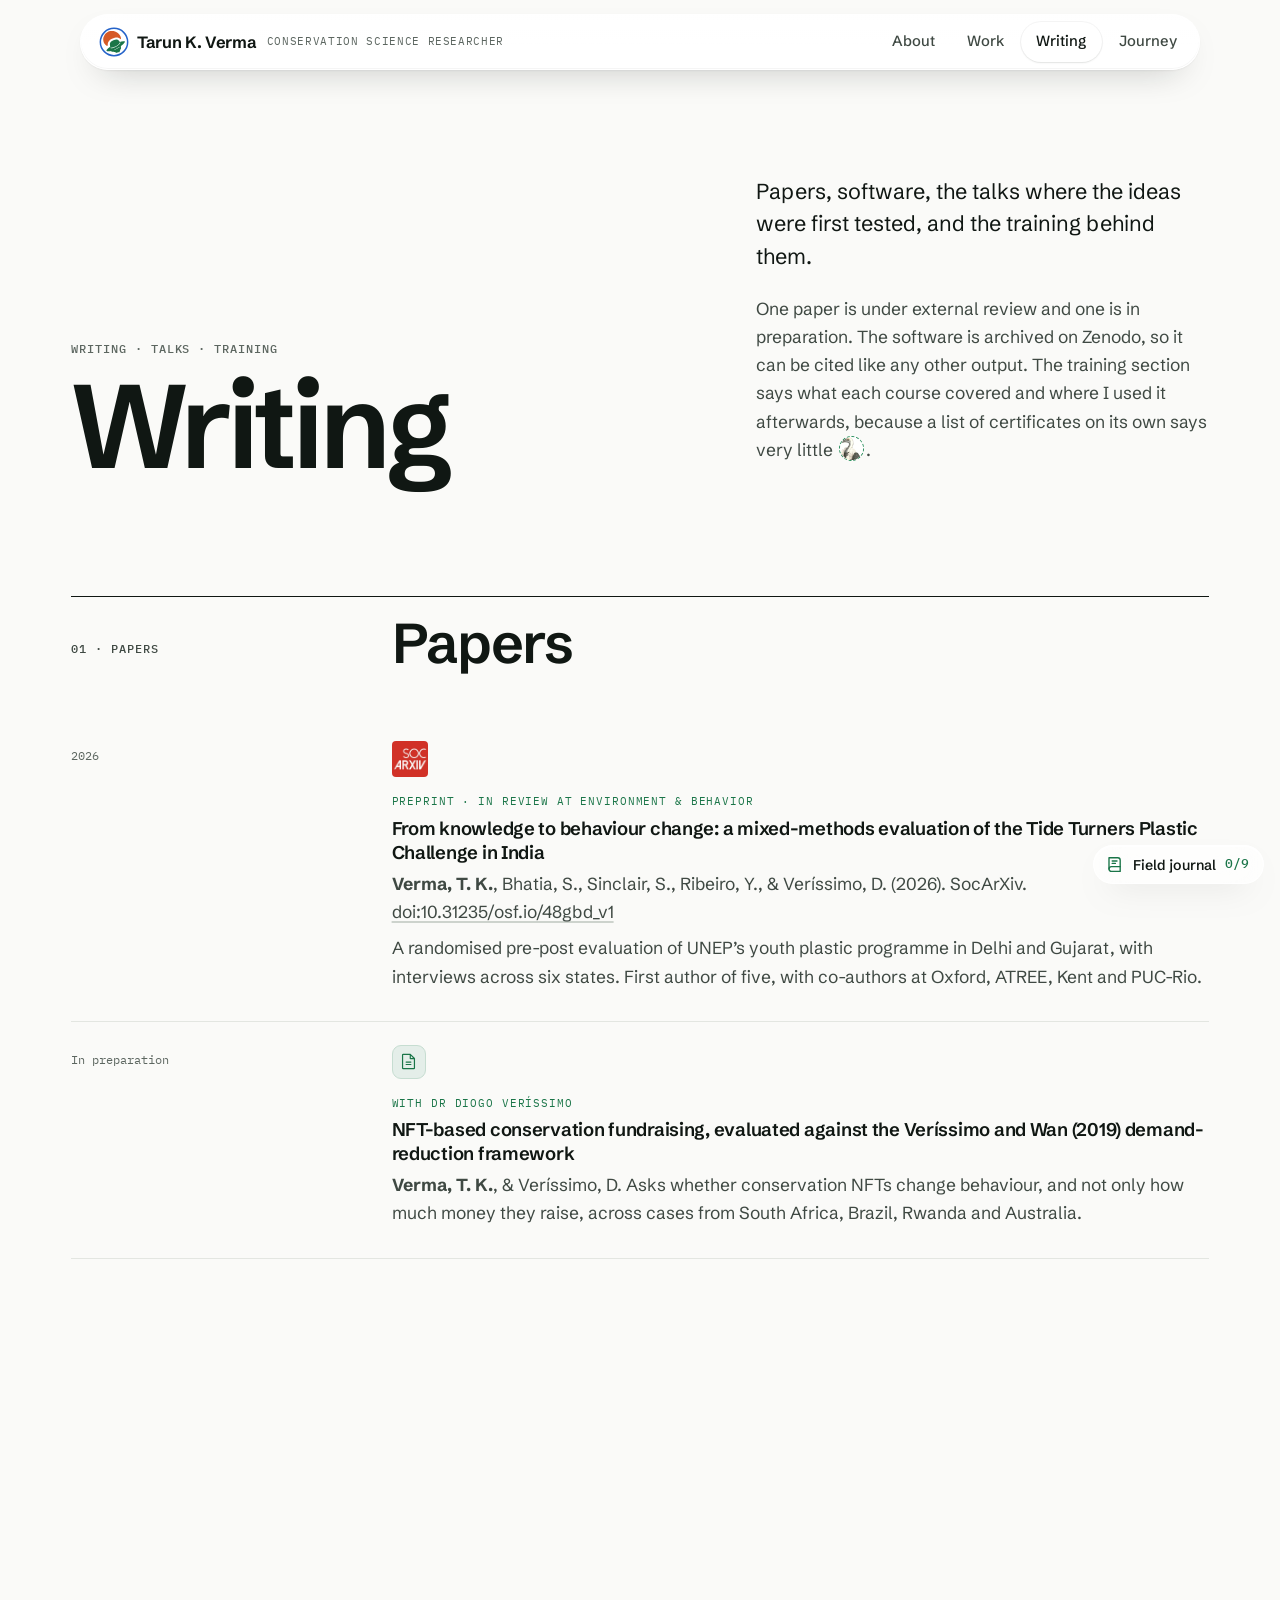
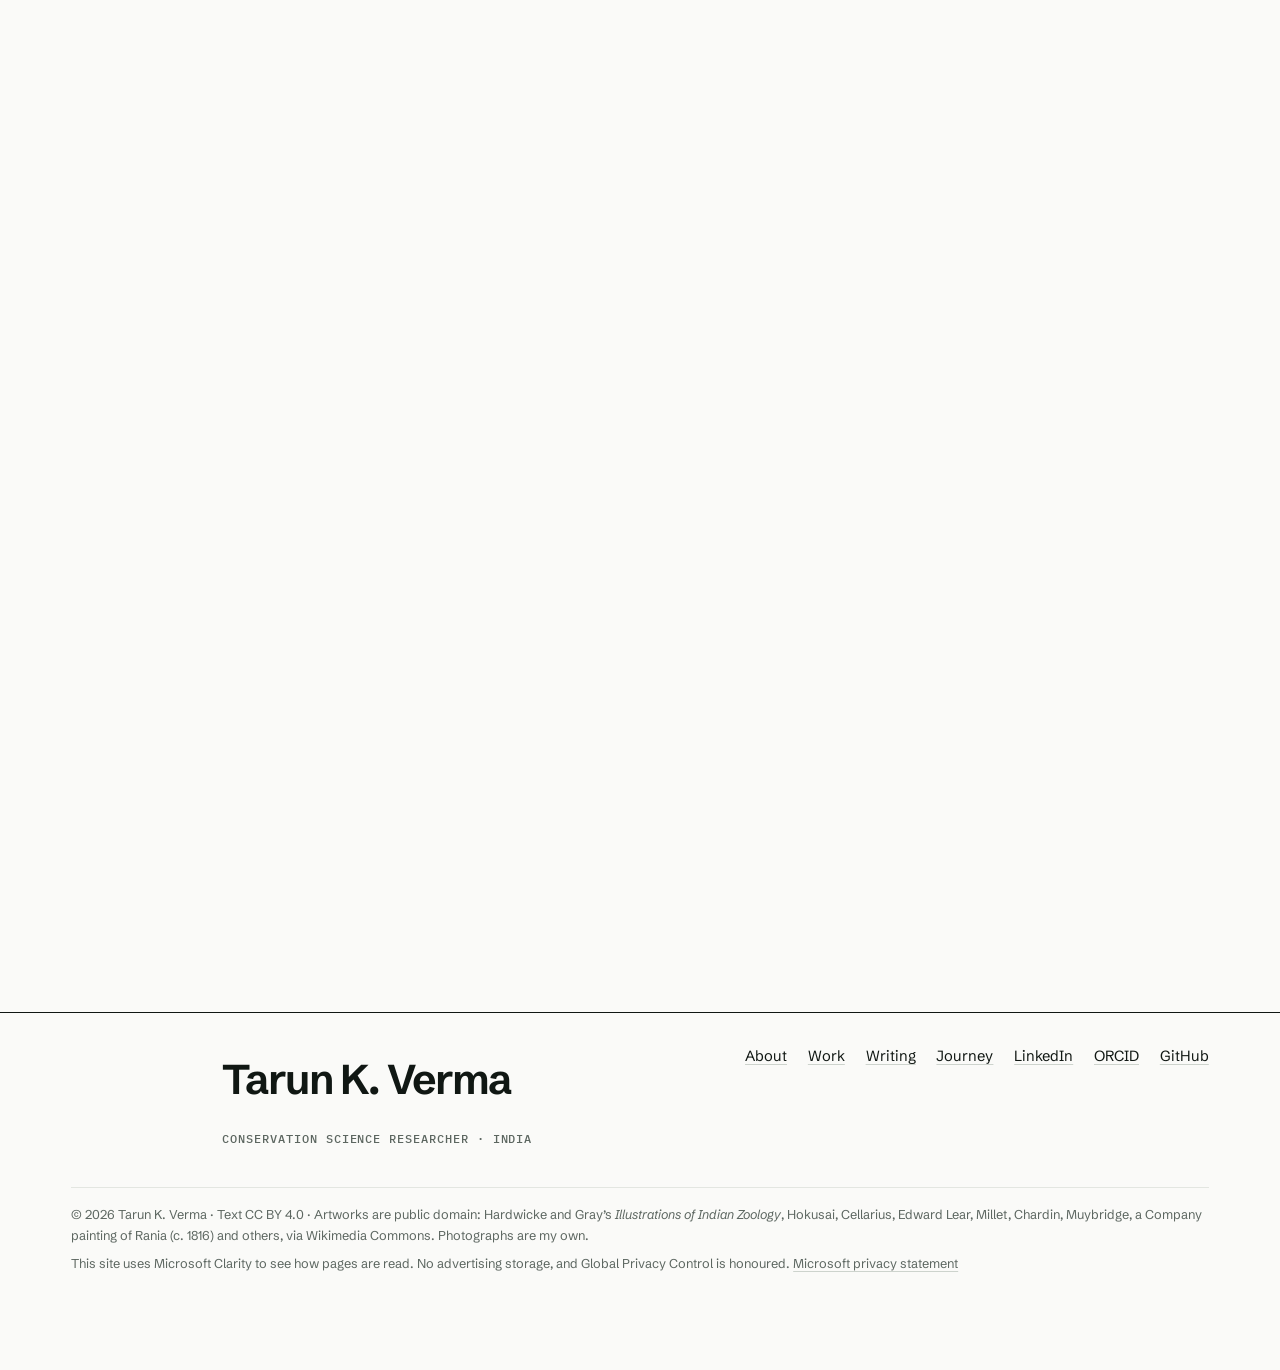
<file: writing/index.html>
<!doctype html>
<html lang="en-GB" class="no-js">
<head>
<meta charset="utf-8">
<meta name="viewport" content="width=device-width, initial-scale=1">
<meta http-equiv="Content-Security-Policy" content="default-src 'self'; script-src 'self' https://www.clarity.ms https://*.clarity.ms https://c.bing.com; connect-src 'self' https://*.clarity.ms https://c.bing.com; img-src 'self' data: https://*.clarity.ms https://c.bing.com; style-src 'self'; font-src 'self'; media-src 'self'; object-src 'none'; base-uri 'self'; form-action 'none'; upgrade-insecure-requests">
<meta name="referrer" content="strict-origin-when-cross-origin">
<title>Publications, Talks and Training · Tarun K. Verma</title>
<meta name="description" content="Publications, open software, talks and training of Tarun K. Verma, conservation science researcher.">
<link rel="canonical" href="https://tarunverma.com/writing/">
<meta name="author" content="Tarun K. Verma">
<meta name="robots" content="index, follow, max-image-preview:large, max-snippet:-1">
<meta name="theme-color" content="#FAFAF8">
<meta property="og:type" content="website">
<meta property="og:site_name" content="Tarun K. Verma">
<meta property="og:title" content="Publications, Talks and Training · Tarun K. Verma">
<meta property="og:description" content="Publications, open software, talks and training of Tarun K. Verma, conservation science researcher.">
<meta property="og:url" content="https://tarunverma.com/writing/">
<meta property="og:image" content="https://tarunverma.com/assets/img/og-tarun-verma.png">
<meta property="og:image:width" content="1200">
<meta property="og:image:height" content="630">
<meta property="og:image:alt" content="Tarun K. Verma, Conservation Science Researcher, India">
<meta property="og:locale" content="en_GB">
<meta name="twitter:card" content="summary_large_image">
<link rel="icon" href="/favicon.svg" type="image/svg+xml">
<link rel="icon" href="/favicon-32.png" sizes="32x32" type="image/png">
<link rel="apple-touch-icon" href="/apple-touch-icon.png">
<link rel="manifest" href="/site.webmanifest">
<link rel="me" href="https://www.linkedin.com/in/tarunverma1/">
<link rel="me" href="https://orcid.org/0009-0009-4130-2455">
<link rel="me" href="https://github.com/tarunv13">
<link rel="preload" href="/assets/fonts/schibsted-grotesk-latin-wght-normal.woff2" as="font" type="font/woff2" crossorigin>
<link rel="stylesheet" href="/assets/css/site.css">
<script type="module" src="/assets/js/site.js"></script>
<script type="application/ld+json">
{
 "@context": "https://schema.org",
 "@type": "ScholarlyArticle",
 "headline": "From knowledge to behaviour change: a mixed-methods evaluation of the Tide Turners Plastic Challenge in India",
 "datePublished": "2026-08-24",
 "url": "https://doi.org/10.31235/osf.io/48gbd_v1",
 "identifier": {
  "@type": "PropertyValue",
  "propertyID": "DOI",
  "value": "10.31235/osf.io/48gbd_v1"
 },
 "publisher": {
  "@type": "Organization",
  "name": "SocArXiv"
 },
 "author": [
  {
   "@id": "https://tarunverma.com/#person",
   "@type": "Person",
   "name": "Tarun Kumar Verma"
  },
  {
   "@type": "Person",
   "name": "Saloni Bhatia"
  },
  {
   "@type": "Person",
   "name": "S. Sinclair"
  },
  {
   "@type": "Person",
   "name": "Y. Ribeiro"
  },
  {
   "@type": "Person",
   "name": "Diogo Veríssimo"
  }
 ],
 "about": [
  "Behaviour change",
  "Plastic pollution",
  "Impact evaluation",
  "India",
  "UNEP"
 ]
}
</script>
</head>
<body data-clarity="ymzozcxazx" data-page="writing">
<a class="skip" href="#main">Skip to content</a>
<header class="site-nav">
  <nav class="nav-pill" aria-label="Main">
    <a class="wordmark" href="/"><img class="brand-mark" src="/assets/img/brand/tarun-verma-mark.svg" width="30" height="30" alt=""><b>Tarun K. Verma</b><span>Conservation Science Researcher</span></a>
    <div class="nav-links"><a href="/">About</a><a href="/work/">Work</a><a href="/writing/" aria-current="page">Writing</a><a href="/journey/">Journey</a></div>
  </nav>
</header>
<main id="main">
<div class="wrap">
  <header class="page-head">
    <div>
      <p class="label">Writing · talks · training</p>
      <h1 class="display">Writing</h1>
    </div>
    <div class="intro-copy">
      <p class="lede">Papers, software, the talks where the ideas were first tested, and the training behind them.</p>
      <p>One paper is under external review and one is in preparation. The software is archived on Zenodo, so it can be cited like any other output. The training section says what each course covered and where I used it afterwards, because a list of certificates on its own says very little <span class="spot-slot" data-species="vulture"></span>.</p>
    </div>
  </header>

  <section class="section reveal" aria-labelledby="papers">
    <div class="sec-head"><p class="label">01 · Papers</p><div><h2 class="h2" id="papers">Papers</h2></div></div>
    <ol class="list">
      <li class="entry c-tide"><p class="when">2026</p><div>
        <p class="issuer"><img src="/assets/img/logos/issuers/socarxiv.webp" alt="SocArXiv" width="160" height="160" loading="lazy"></p>
        <span class="status">Preprint · in review at Environment &amp; Behavior</span>
        <h3>From knowledge to behaviour change: a mixed-methods evaluation of the Tide Turners Plastic Challenge in India</h3>
        <p><b>Verma, T. K.</b>, Bhatia, S., Sinclair, S., Ribeiro, Y., &amp; Veríssimo, D. (2026). SocArXiv. <a href="https://doi.org/10.31235/osf.io/48gbd_v1">doi:10.31235/osf.io/48gbd_v1</a></p>
        <p>A randomised pre-post evaluation of UNEP’s youth plastic programme in Delhi and Gujarat, with interviews across six states. First author of five, with co-authors at Oxford, ATREE, Kent and PUC-Rio.</p>
      </div></li>
      <li class="entry"><p class="when">In preparation</p><div>
        <p class="issuer"><span class="logo-ico" aria-hidden="true"><svg class="ico" aria-hidden="true" focusable="false" xmlns="http://www.w3.org/2000/svg" viewBox="0 0 256 256" fill="currentColor"><path d="M213.66,82.34l-56-56A8,8,0,0,0,152,24H56A16,16,0,0,0,40,40V216a16,16,0,0,0,16,16H200a16,16,0,0,0,16-16V88A8,8,0,0,0,213.66,82.34ZM160,51.31,188.69,80H160ZM200,216H56V40h88V88a8,8,0,0,0,8,8h48V216Zm-32-80a8,8,0,0,1-8,8H96a8,8,0,0,1,0-16h64A8,8,0,0,1,168,136Zm0,32a8,8,0,0,1-8,8H96a8,8,0,0,1,0-16h64A8,8,0,0,1,168,168Z"/></svg></span></p>
        <span class="status">With Dr Diogo Veríssimo</span>
        <h3>NFT-based conservation fundraising, evaluated against the Veríssimo and Wan (2019) demand-reduction framework</h3>
        <p><b>Verma, T. K.</b>, &amp; Veríssimo, D. Asks whether conservation NFTs change behaviour, and not only how much money they raise, across cases from South Africa, Brazil, Rwanda and Australia.</p>
      </div></li>
    </ol>
  </section>

  <section class="section reveal" aria-labelledby="software">
    <div class="sec-head"><p class="label">02 · Software and data</p><div><h2 class="h2" id="software">Software and data</h2></div></div>
    <ol class="list">
      <li class="entry c-wild"><p class="when">2026</p><div><p class="issuer"><img src="/assets/img/logos/issuers/zenodo.svg" alt="Archived on Zenodo" width="220" height="80" loading="lazy"><span class="logo-ico" role="img" aria-label="Open source on GitHub"><svg class="ico" aria-hidden="true" focusable="false" xmlns="http://www.w3.org/2000/svg" viewBox="0 0 256 256" fill="currentColor"><path d="M208.31,75.68A59.78,59.78,0,0,0,202.93,28,8,8,0,0,0,196,24a59.75,59.75,0,0,0-48,24H124A59.75,59.75,0,0,0,76,24a8,8,0,0,0-6.93,4,59.78,59.78,0,0,0-5.38,47.68A58.14,58.14,0,0,0,56,104v8a56.06,56.06,0,0,0,48.44,55.47A39.8,39.8,0,0,0,96,192v8H72a24,24,0,0,1-24-24A40,40,0,0,0,8,136a8,8,0,0,0,0,16,24,24,0,0,1,24,24,40,40,0,0,0,40,40H96v16a8,8,0,0,0,16,0V192a24,24,0,0,1,48,0v40a8,8,0,0,0,16,0V192a39.8,39.8,0,0,0-8.44-24.53A56.06,56.06,0,0,0,216,112v-8A58.14,58.14,0,0,0,208.31,75.68ZM200,112a40,40,0,0,1-40,40H112a40,40,0,0,1-40-40v-8a41.74,41.74,0,0,1,6.9-22.48A8,8,0,0,0,80,73.83a43.81,43.81,0,0,1,.79-33.58,43.88,43.88,0,0,1,32.32,20.06A8,8,0,0,0,119.82,64h32.35a8,8,0,0,0,6.74-3.69,43.87,43.87,0,0,1,32.32-20.06A43.81,43.81,0,0,1,192,73.83a8.09,8.09,0,0,0,1,7.65A41.72,41.72,0,0,1,200,104Z"/></svg></span></p>
        <h3>Ichnic: the open atlas of illegal wildlife trade</h3><p>Seizures, arrests and convictions across fauna and flora, each case graded by the strength of its evidence.</p><p class="news-cta"><a class="btn primary" href="https://tarunv13.github.io/ichnic/"><svg class="ico" aria-hidden="true" focusable="false" xmlns="http://www.w3.org/2000/svg" viewBox="0 0 256 256" fill="currentColor"><path d="M200,64V168a8,8,0,0,1-16,0V83.31L69.66,197.66a8,8,0,0,1-11.32-11.32L172.69,72H88a8,8,0,0,1,0-16H192A8,8,0,0,1,200,64Z"/></svg>Explore the atlas</a><a class="btn" href="https://github.com/tarunv13/ichnic"><svg class="ico" aria-hidden="true" focusable="false" xmlns="http://www.w3.org/2000/svg" viewBox="0 0 256 256" fill="currentColor"><path d="M208.31,75.68A59.78,59.78,0,0,0,202.93,28,8,8,0,0,0,196,24a59.75,59.75,0,0,0-48,24H124A59.75,59.75,0,0,0,76,24a8,8,0,0,0-6.93,4,59.78,59.78,0,0,0-5.38,47.68A58.14,58.14,0,0,0,56,104v8a56.06,56.06,0,0,0,48.44,55.47A39.8,39.8,0,0,0,96,192v8H72a24,24,0,0,1-24-24A40,40,0,0,0,8,136a8,8,0,0,0,0,16,24,24,0,0,1,24,24,40,40,0,0,0,40,40H96v16a8,8,0,0,0,16,0V192a24,24,0,0,1,48,0v40a8,8,0,0,0,16,0V192a39.8,39.8,0,0,0-8.44-24.53A56.06,56.06,0,0,0,216,112v-8A58.14,58.14,0,0,0,208.31,75.68ZM200,112a40,40,0,0,1-40,40H112a40,40,0,0,1-40-40v-8a41.74,41.74,0,0,1,6.9-22.48A8,8,0,0,0,80,73.83a43.81,43.81,0,0,1,.79-33.58,43.88,43.88,0,0,1,32.32,20.06A8,8,0,0,0,119.82,64h32.35a8,8,0,0,0,6.74-3.69,43.87,43.87,0,0,1,32.32-20.06A43.81,43.81,0,0,1,192,73.83a8.09,8.09,0,0,0,1,7.65A41.72,41.72,0,0,1,200,104Z"/></svg>Code</a></p></div></li>
      <li class="entry c-sift"><p class="when">2026</p><div><p class="issuer"><img src="/assets/img/logos/issuers/zenodo.svg" alt="Archived on Zenodo" width="220" height="80" loading="lazy"><span class="logo-ico" role="img" aria-label="Open source on GitHub"><svg class="ico" aria-hidden="true" focusable="false" xmlns="http://www.w3.org/2000/svg" viewBox="0 0 256 256" fill="currentColor"><path d="M208.31,75.68A59.78,59.78,0,0,0,202.93,28,8,8,0,0,0,196,24a59.75,59.75,0,0,0-48,24H124A59.75,59.75,0,0,0,76,24a8,8,0,0,0-6.93,4,59.78,59.78,0,0,0-5.38,47.68A58.14,58.14,0,0,0,56,104v8a56.06,56.06,0,0,0,48.44,55.47A39.8,39.8,0,0,0,96,192v8H72a24,24,0,0,1-24-24A40,40,0,0,0,8,136a8,8,0,0,0,0,16,24,24,0,0,1,24,24,40,40,0,0,0,40,40H96v16a8,8,0,0,0,16,0V192a24,24,0,0,1,48,0v40a8,8,0,0,0,16,0V192a39.8,39.8,0,0,0-8.44-24.53A56.06,56.06,0,0,0,216,112v-8A58.14,58.14,0,0,0,208.31,75.68ZM200,112a40,40,0,0,1-40,40H112a40,40,0,0,1-40-40v-8a41.74,41.74,0,0,1,6.9-22.48A8,8,0,0,0,80,73.83a43.81,43.81,0,0,1,.79-33.58,43.88,43.88,0,0,1,32.32,20.06A8,8,0,0,0,119.82,64h32.35a8,8,0,0,0,6.74-3.69,43.87,43.87,0,0,1,32.32-20.06A43.81,43.81,0,0,1,192,73.83a8.09,8.09,0,0,0,1,7.65A41.72,41.72,0,0,1,200,104Z"/></svg></span></p>
        <h3>Sift QDA: free, open-source, local-first qualitative data analysis</h3><p>Codes interviews, documents and survey answers offline, so sensitive data never leaves the researcher’s computer.</p><p class="news-cta"><a class="btn primary" href="https://github.com/tarunv13/sift-qda/releases/latest"><svg class="ico" aria-hidden="true" focusable="false" xmlns="http://www.w3.org/2000/svg" viewBox="0 0 256 256" fill="currentColor"><path d="M200,64V168a8,8,0,0,1-16,0V83.31L69.66,197.66a8,8,0,0,1-11.32-11.32L172.69,72H88a8,8,0,0,1,0-16H192A8,8,0,0,1,200,64Z"/></svg>Download</a><a class="btn" href="https://github.com/tarunv13/sift-qda"><svg class="ico" aria-hidden="true" focusable="false" xmlns="http://www.w3.org/2000/svg" viewBox="0 0 256 256" fill="currentColor"><path d="M208.31,75.68A59.78,59.78,0,0,0,202.93,28,8,8,0,0,0,196,24a59.75,59.75,0,0,0-48,24H124A59.75,59.75,0,0,0,76,24a8,8,0,0,0-6.93,4,59.78,59.78,0,0,0-5.38,47.68A58.14,58.14,0,0,0,56,104v8a56.06,56.06,0,0,0,48.44,55.47A39.8,39.8,0,0,0,96,192v8H72a24,24,0,0,1-24-24A40,40,0,0,0,8,136a8,8,0,0,0,0,16,24,24,0,0,1,24,24,40,40,0,0,0,40,40H96v16a8,8,0,0,0,16,0V192a24,24,0,0,1,48,0v40a8,8,0,0,0,16,0V192a39.8,39.8,0,0,0-8.44-24.53A56.06,56.06,0,0,0,216,112v-8A58.14,58.14,0,0,0,208.31,75.68ZM200,112a40,40,0,0,1-40,40H112a40,40,0,0,1-40-40v-8a41.74,41.74,0,0,1,6.9-22.48A8,8,0,0,0,80,73.83a43.81,43.81,0,0,1,.79-33.58,43.88,43.88,0,0,1,32.32,20.06A8,8,0,0,0,119.82,64h32.35a8,8,0,0,0,6.74-3.69,43.87,43.87,0,0,1,32.32-20.06A43.81,43.81,0,0,1,192,73.83a8.09,8.09,0,0,0,1,7.65A41.72,41.72,0,0,1,200,104Z"/></svg>Code</a></p></div></li>
      <li class="entry c-pau"><p class="when">2022 to 2024</p><div><p class="issuer"><img src="/assets/img/logos/kalpavriksh.png" alt="Kalpavriksh" width="170" height="47" loading="lazy"></p>
        <h3>Protected Area Update database and website</h3><p>C-TARA, IIT Bombay, with Kalpavriksh. Core team member: coding framework, geospatial database and tagging.</p><p class="news-cta"><a class="btn primary" href="https://pau-database.kalpavriksh.org/explore"><svg class="ico" aria-hidden="true" focusable="false" xmlns="http://www.w3.org/2000/svg" viewBox="0 0 256 256" fill="currentColor"><path d="M228.92,49.69a8,8,0,0,0-6.86-1.45L160.93,63.52,99.58,32.84a8,8,0,0,0-5.52-.6l-64,16A8,8,0,0,0,24,56V200a8,8,0,0,0,9.94,7.76l61.13-15.28,61.35,30.68A8.15,8.15,0,0,0,160,224a8,8,0,0,0,1.94-.24l64-16A8,8,0,0,0,232,200V56A8,8,0,0,0,228.92,49.69ZM104,52.94l48,24V203.06l-48-24ZM40,62.25l48-12v127.5l-48,12Zm176,131.5-48,12V78.25l48-12Z"/></svg>Explore the map</a></p></div></li>
      <li class="entry c-tide"><p class="when">2025</p><div><p class="issuer"><img src="/assets/img/logos/unep-un-environment-programme.svg" alt="UN Environment Programme" width="120" height="120" loading="lazy"><img src="/assets/img/logos/atree-ashoka-trust-for-research-in-ecology-and-the-environment.svg" alt="ATREE" width="160" height="60" loading="lazy"></p>
        <h3>Tide Turners Plastic Challenge evaluation report</h3><p>ATREE, prepared for the UN Environment Programme. Professional research report.</p></div></li>
    </ol>
  </section>

  <section class="section reveal" aria-labelledby="talks">
    <div class="sec-head"><p class="label">03 · Talks</p><div><h2 class="h2" id="talks">Talks and posters</h2></div></div>
    <ol class="list">
      <li class="entry c-pau"><p class="when">Oct 2023</p><div><p class="issuer"><span class="logo-type" aria-hidden="true">SCCS</span><img src="/assets/img/logos/issuers/indian-institute-of-science.webp" alt="Indian Institute of Science" width="400" height="77" loading="lazy"></p>
        <span class="status">Oral poster presentation</span><h3>Analysis of media reportage about Sanjay Gandhi National Park and Tadoba Andhari Tiger Reserve</h3><p>Student Conference on Conservation Science (SCCS), Indian Institute of Science, Bengaluru.</p></div></li>
      <li class="entry c-pau"><p class="when">Feb 2023</p><div><p class="issuer"><span class="logo-ico" aria-hidden="true"><svg class="ico" aria-hidden="true" focusable="false" xmlns="http://www.w3.org/2000/svg" viewBox="0 0 256 256" fill="currentColor"><path d="M216,40H136V24a8,8,0,0,0-16,0V40H40A16,16,0,0,0,24,56V176a16,16,0,0,0,16,16H79.36L57.75,219a8,8,0,0,0,12.5,10l29.59-37h56.32l29.59,37a8,8,0,1,0,12.5-10l-21.61-27H216a16,16,0,0,0,16-16V56A16,16,0,0,0,216,40Zm0,136H40V56H216V176ZM104,120v24a8,8,0,0,1-16,0V120a8,8,0,0,1,16,0Zm32-16v40a8,8,0,0,1-16,0V104a8,8,0,0,1,16,0Zm32-16v56a8,8,0,0,1-16,0V88a8,8,0,0,1,16,0Z"/></svg></span></p>
        <span class="status">Poster</span><h3>Three decades of media reporting on wildlife and protected areas in India: a database for documenting and analysis</h3><p>Central India Landscape Symposium, Kanha National Park.</p></div></li>
    </ol>
  </section>

  <section class="section reveal" aria-labelledby="edu">
    <div class="sec-head"><p class="label">04 · Education</p><div><h2 class="h2" id="edu">Education</h2></div></div>
    <ol class="list">
      <li class="entry"><p class="when">2019 to 2021</p><div><p class="issuer"><span class="logo-ico" aria-hidden="true"><svg class="ico" aria-hidden="true" focusable="false" xmlns="http://www.w3.org/2000/svg" viewBox="0 0 256 256" fill="currentColor"><path d="M212,80a28,28,0,1,0,28,28A28,28,0,0,0,212,80Zm0,40a12,12,0,1,1,12-12A12,12,0,0,1,212,120ZM72,108a28,28,0,1,0-28,28A28,28,0,0,0,72,108ZM44,120a12,12,0,1,1,12-12A12,12,0,0,1,44,120ZM92,88A28,28,0,1,0,64,60,28,28,0,0,0,92,88Zm0-40A12,12,0,1,1,80,60,12,12,0,0,1,92,48Zm72,40a28,28,0,1,0-28-28A28,28,0,0,0,164,88Zm0-40a12,12,0,1,1-12,12A12,12,0,0,1,164,48Zm23.12,100.86a35.3,35.3,0,0,1-16.87-21.14,44,44,0,0,0-84.5,0A35.25,35.25,0,0,1,69,148.82,40,40,0,0,0,88,224a39.48,39.48,0,0,0,15.52-3.13,64.09,64.09,0,0,1,48.87,0,40,40,0,0,0,34.73-72ZM168,208a24,24,0,0,1-9.45-1.93,80.14,80.14,0,0,0-61.19,0,24,24,0,0,1-20.71-43.26,51.22,51.22,0,0,0,24.46-30.67,28,28,0,0,1,53.78,0,51.27,51.27,0,0,0,24.53,30.71A24,24,0,0,1,168,208Z"/></svg></span></p>
        <h3>M.Sc. Wildlife Science</h3><p>85.5%, grade A+, ranked 2nd in the cohort. Modules included social science in conservation and research methods, and remote sensing, GIS and biostatistics. Dissertation on illegal wildlife activities and conservation technologies in Ranthambhore Tiger Reserve.</p></div></li>
      <li class="entry"><p class="when">2012 to 2016</p><div><p class="issuer"><span class="logo-ico" aria-hidden="true"><svg class="ico" aria-hidden="true" focusable="false" xmlns="http://www.w3.org/2000/svg" viewBox="0 0 256 256" fill="currentColor"><path d="M69.12,94.15,28.5,128l40.62,33.85a8,8,0,1,1-10.24,12.29l-48-40a8,8,0,0,1,0-12.29l48-40a8,8,0,0,1,10.24,12.3Zm176,27.7-48-40a8,8,0,1,0-10.24,12.3L227.5,128l-40.62,33.85a8,8,0,1,0,10.24,12.29l48-40a8,8,0,0,0,0-12.29ZM162.73,32.48a8,8,0,0,0-10.25,4.79l-64,176a8,8,0,0,0,4.79,10.26A8.14,8.14,0,0,0,96,224a8,8,0,0,0,7.52-5.27l64-176A8,8,0,0,0,162.73,32.48Z"/></svg></span></p>
        <h3>B.Tech. Computer Science and Engineering</h3><p>Programming and databases, the base for my computational work.</p></div></li>
      <li class="entry"><p class="when">Jan 2025</p><div><p class="issuer"><img src="/assets/img/logos/issuers/ielts.svg" alt="IELTS" width="778" height="293" loading="lazy"></p>
        <h3>IELTS Academic, 7.0 overall (CEFR C1)</h3><p>Listening 7.0, Reading 7.0, Writing 6.5, Speaking 8.0.</p></div></li>
    </ol>
  </section>

  <section class="section reveal" aria-labelledby="training">
    <div class="sec-head"><p class="label">05 · Training</p><div><h2 class="h2" id="training">Training and certificates</h2><p>Most of these were taken in 2021, in the last months of my M.Sc. and the first months of volunteering on wildlife trade. Each entry says what it covered and where it showed up in my work afterwards.</p></div></div>
    <ol class="list">
      <li class="entry c-sift"><p class="when">Apr 2021</p><div>
        <p class="issuer"><img src="/assets/img/logos/issuers/lumivero.webp" alt="Lumivero" width="480" height="110" loading="lazy"></p>
        <h3>Qualitative Analysis with NVivo</h3><p class="provider">Lumivero (QSR International) · credential GZJN3WQO9GQFKE</p>
        <dl><dt>Covered</dt><dd>Coding text into themes, organising codes and cases, and running queries across a project in NVivo.</dd>
        <dt>Used for</dt><dd>Coding more than 1,000 Protected Area Update reports at IIT Bombay and the Tide Turners interviews at ATREE. It is also why I later built Sift QDA: I knew exactly what a licence like that costs a student.</dd></dl>
      </div></li>
      <li class="entry c-pau"><p class="when">Apr 2021</p><div>
        <p class="issuer"><img src="/assets/img/logos/issuers/national-geographic.webp" alt="National Geographic" width="480" height="143" loading="lazy"></p>
        <h3>Conservation Project Planning</h3><p class="provider">National Geographic Society</p>
        <dl><dt>Covered</dt><dd>Planning a conservation project from the threat to the target and on to outcomes that can be measured.</dd>
        <dt>Used for</dt><dd>The planning logic I met again in evaluation work, where a programme’s theory of change decides what can be measured and what cannot.</dd></dl>
      </div></li>
      <li class="entry"><p class="when">Apr 2021</p><div>
        <p class="issuer"><img src="/assets/img/logos/issuers/decent-jobs-for-youth.svg" alt="Global Initiative on Decent Jobs for Youth" width="300" height="80" loading="lazy"></p>
        <h3>Certificate of Appreciation</h3><p class="provider">Global Initiative on Decent Jobs for Youth</p>
      </div></li>
      <li class="entry c-wild"><p class="when">May 2021</p><div>
        <p class="issuer"><img src="/assets/img/logos/issuers/acams.svg" alt="ACAMS" width="512" height="87" loading="lazy"></p>
        <h3>Ending Illegal Wildlife Trade</h3><p class="provider">ACAMS (Association of Certified Anti-Money Laundering Specialists)</p>
        <dl><dt>Covered</dt><dd>Illegal wildlife trade as a financial crime: how the money moves, and how following it helps enforcement.</dd>
        <dt>Used for</dt><dd>Volunteering with the Wildlife Crime Control Bureau from June 2021, and later the network view in Ichnic, which follows links between cases rather than single seizures.</dd></dl>
      </div></li>
      <li class="entry c-pau"><p class="when">May 2021</p><div>
        <p class="issuer"><img src="/assets/img/logos/issuers/iiit-kota.webp" alt="Indian Institute of Information Technology Kota" width="160" height="160" loading="lazy"></p>
        <h3>Wildlife Naturalist</h3><p class="provider">Indian Institute of Information Technology, Kota</p>
      </div></li>
      <li class="entry c-wild"><p class="when">Jun 2021</p><div>
        <p class="issuer"><img src="/assets/img/logos/issuers/national-geographic.webp" alt="National Geographic" width="480" height="143" loading="lazy"></p>
        <h3>Understanding Illegal Wildlife Trade</h3><p class="provider">National Geographic Society</p>
        <dl><dt>Covered</dt><dd>What drives the illegal trade in wildlife, the routes it takes, and the responses to it, from enforcement to demand reduction.</dd>
        <dt>Used for</dt><dd>Taken the same month I began tracking suspected online trade for the Wildlife Crime Control Bureau, and the grounding for my work at WCS-India in 2022.</dd></dl>
      </div></li>
      <li class="entry c-media"><p class="when">Jun 2021</p><div>
        <p class="issuer"><img src="/assets/img/logos/issuers/national-geographic.webp" alt="National Geographic" width="480" height="143" loading="lazy"></p>
        <h3>Scientific Expeditions for Conservation</h3><p class="provider">National Geographic Society · credential 6586-2424791</p>
        <dl><dt>Covered</dt><dd>Planning fieldwork: permissions, logistics, safety, and collecting data that others can trust.</dd>
        <dt>Used for</dt><dd>Multi-state fieldwork for Tide Turners, where permissions and logistics decided whether any data could be collected at all.</dd></dl>
      </div></li>
      <li class="entry c-tide"><p class="when">Jun 2021</p><div>
        <p class="issuer"><img src="/assets/img/logos/issuers/zsl.webp" alt="Zoological Society of London" width="229" height="160" loading="lazy"></p>
        <h3>Ocean Challenges and Solutions</h3><p class="provider">Zoological Society of London (ZSL)</p>
        <dl><dt>Covered</dt><dd>The main threats to the ocean, plastic pollution among them, and the solutions being tried.</dd>
        <dt>Used for</dt><dd>Background for evaluating a plastic pollution programme at ATREE three years later.</dd></dl>
      </div></li>
      <li class="entry c-pau"><p class="when">Sept 2021</p><div>
        <p class="issuer"><img src="/assets/img/logos/issuers/aligarh-muslim-university.webp" alt="Aligarh Muslim University" width="230" height="68" loading="lazy"></p>
        <h3>RS and GIS Applications in Biodiversity Conservation and Management</h3><p class="provider">Aligarh Muslim University</p>
        <dl><dt>Covered</dt><dd>Remote sensing and GIS for mapping habitats, threats and conservation areas.</dd>
        <dt>Used for</dt><dd>The QGIS geospatial database of the Protected Area Update, and the base maps for the bamboo and watershed study at IIT Bombay in 2024.</dd></dl>
      </div></li>
      <li class="entry c-pau"><p class="when">Sept 2021</p><div>
        <p class="issuer"><span class="logo-type" aria-hidden="true">SCCS</span></p>
        <h3>Certificate of Participation</h3><p class="provider">Student Conference on Conservation Science (SCCS), Bengaluru</p>
        <dl><dt>Used for</dt><dd>I attended in 2021 and returned in 2023 to present my own work on three decades of media reporting.</dd></dl>
      </div></li>
      <li class="entry"><p class="when">B.Tech. years</p><div>
        <p class="issuer"><img src="/assets/img/logos/issuers/microsoft.svg" alt="Microsoft" width="512" height="109" loading="lazy"></p>
        <h3>Database Fundamentals</h3><p class="provider">Microsoft Technology Associate</p>
        <dl><dt>Used for</dt><dd>Database design, which I later used to structure the Protected Area Update archive and Ichnic’s case records.</dd></dl>
      </div></li>
      <li class="entry c-kosma"><p class="when">Before the M.Sc.</p><div>
        <p class="issuer"><img src="/assets/img/logos/issuers/university-of-illinois.svg" alt="University of Illinois Urbana-Champaign" width="247" height="66" loading="lazy"><img src="/assets/img/logos/issuers/coursera.svg" alt="Coursera" width="512" height="72" loading="lazy"></p>
        <h3>Marketing in a Digital World</h3><p class="provider">University of Illinois (Prof. Aric Rindfleisch), Coursera</p>
        <dl><dt>Used for</dt><dd>My years in digital campaigns and photography community-building, before I moved into research.</dd></dl>
      </div></li>
    </ol>
  </section>

  <section class="section reveal" aria-labelledby="recognition">
    <div class="sec-head"><p class="label">06 · Recognition</p><div><h2 class="h2" id="recognition">Recognition</h2></div></div>
    <ol class="list">
      <li class="entry c-kosma"><p class="when">Sept 2025</p><div><p class="issuer"><img src="/assets/img/logos/issuers/social-marketing-at-griffith.webp" alt="Social Marketing @ Griffith, Griffith University" width="600" height="212" loading="lazy"></p>
        <h3>Sponsored delegate place, CHANGE 2025, Brisbane</h3><p>Awarded competitively by Social Marketing @ Griffith, Griffith Business School, after a heavily oversubscribed call. I could not fund the travel from India, and Griffith offered access to the speaker recordings instead.</p></div></li>
      <li class="entry"><p class="when">2021</p><div><p class="issuer"><span class="logo-ico" aria-hidden="true"><svg class="ico" aria-hidden="true" focusable="false" xmlns="http://www.w3.org/2000/svg" viewBox="0 0 256 256" fill="currentColor"><path d="M128,136a8,8,0,0,1-8,8H72a8,8,0,0,1,0-16h48A8,8,0,0,1,128,136Zm-8-40H72a8,8,0,0,0,0,16h48a8,8,0,0,0,0-16Zm112,65.47V224A8,8,0,0,1,220,231l-24-13.74L172,231A8,8,0,0,1,160,224V200H40a16,16,0,0,1-16-16V56A16,16,0,0,1,40,40H216a16,16,0,0,1,16,16V86.53a51.88,51.88,0,0,1,0,74.94ZM160,184V161.47A52,52,0,0,1,216,76V56H40V184Zm56-12a51.88,51.88,0,0,1-40,0v38.22l16-9.16a8,8,0,0,1,7.94,0l16,9.16Zm16-48a36,36,0,1,0-36,36A36,36,0,0,0,232,124Z"/></svg></span></p>
        <h3>Ranked 2nd in the cohort, M.Sc. Wildlife Science</h3></div></li>
    </ol>
  </section>
</div>

</main>
<footer class="site-footer">
  <div class="wrap">
    <div class="foot-brand">
      <img class="foot-emblem" src="/assets/img/brand/tarun-verma-emblem.svg" width="817" height="731" loading="lazy" alt="Emblem of Tarun K. Verma: a researcher in a bucket hat with binoculars and a camera, among a tiger, a deer, birds, a village, a river and fish, under an orange sun">
      <p class="foot-name">Tarun K. Verma</p>
      <p class="foot-role label">Conservation Science Researcher · India</p>
    </div>
    <nav class="foot-nav" aria-label="Footer">
      <a href="/">About</a><a href="/work/">Work</a><a href="/writing/">Writing</a><a href="/journey/">Journey</a>
      <a href="https://www.linkedin.com/in/tarunverma1/" rel="me noopener">LinkedIn</a><a href="https://orcid.org/0009-0009-4130-2455" rel="me noopener">ORCID</a><a href="https://github.com/tarunv13" rel="me noopener">GitHub</a>
    </nav>
    <div class="foot-note">
      <span>© 2026 Tarun K. Verma · Text CC BY 4.0 · Artworks are public domain: Hardwicke and Gray’s <i>Illustrations of Indian Zoology</i>, Hokusai, Cellarius, Edward Lear, Millet, Chardin, Muybridge, a Company painting of Rania (c. 1816) and others, via Wikimedia Commons. Photographs are my own.</span>
      <span>This site uses Microsoft Clarity to see how pages are read. No advertising storage, and Global Privacy Control is honoured. <a href="https://www.microsoft.com/privacy/privacystatement" rel="noopener">Microsoft privacy statement</a></span>
    </div>
  </div>
</footer>
</body>
</html>
</file>
<file: assets/css/site.css>
/* tarunverma.com · "The field record"
   One stylesheet, no build step. Light only, by design.
   Chapter colours are validated for colour-vision deficiency (dataviz validator, 6/6 pass on #FAFAF8)
   and never carry meaning alone: every coloured mark sits beside a text label. */

@font-face { font-family: "Schibsted Grotesk"; src: url("/assets/fonts/schibsted-grotesk-latin-wght-normal.woff2") format("woff2"); font-weight: 400 900; font-style: normal; font-display: swap; }
@font-face { font-family: "Schibsted Grotesk"; src: url("/assets/fonts/schibsted-grotesk-latin-wght-italic.woff2") format("woff2"); font-weight: 400 900; font-style: italic; font-display: swap; }
@font-face { font-family: "Newsreader"; src: url("/assets/fonts/newsreader-latin-wght-italic.woff2") format("woff2"); font-weight: 200 800; font-style: italic; font-display: swap; }
@font-face { font-family: "IBM Plex Mono"; src: url("/assets/fonts/ibm-plex-mono-latin-400-normal.woff2") format("woff2"); font-weight: 400; font-display: swap; }
@font-face { font-family: "IBM Plex Mono"; src: url("/assets/fonts/ibm-plex-mono-latin-500-normal.woff2") format("woff2"); font-weight: 500; font-display: swap; }

@keyframes rough-notation-dash { to { stroke-dashoffset: 0; } }

:root {
  color-scheme: light;
  --bg: #FAFAF8;
  --paper: #FFFFFF;
  --ink: #101713;
  --ink-2: #3F4943;
  --ink-3: #5C6660;
  --rule: #E3E6E1;
  --rule-2: #CDD3CD;
  --brand: #1A7548;          /* forest, text-safe */
  --brand-bright: #1F8A55;
  --brand-wash: #E7F2EB;

  /* chapter colours: bright for marks, -ink for text */
  --c-tide: #2563C9;   --c-tide-ink: #1F55AD;
  --c-wild: #D2462A;   --c-wild-ink: #B13A20;
  --c-pau: #1F8A55;    --c-pau-ink: #1A7548;
  --c-sift: #7248C9;   --c-sift-ink: #6440B3;
  --c-kosma: #B7791F;  --c-kosma-ink: #8C5C14;
  --c-media: #00969C;  --c-media-ink: #00747A;

  --sans: "Schibsted Grotesk", "Helvetica Neue", Arial, system-ui, sans-serif;
  --serif: "Newsreader", "Iowan Old Style", Georgia, serif;
  --mono: "IBM Plex Mono", ui-monospace, "Cascadia Mono", Consolas, monospace;

  --wrap: 1240px;
  --gutter: clamp(20px, 4vw, 56px);
  --ease: cubic-bezier(.16, 1, .3, 1);
  --ease-in: cubic-bezier(.4, 0, 1, 1);

  /* legacy names used by the film page */
  --display: var(--sans); --body: var(--sans); --hand: var(--mono);
  --forest: var(--brand-bright); --forest-ink: var(--brand);
  --saffron: var(--c-kosma); --saffron-ink: var(--c-kosma-ink);
  --mint: var(--brand-wash); --paper-2: #F1F3EF;
  --shadow: 0 1px 2px rgba(16,23,19,.06), 0 12px 32px -18px rgba(16,23,19,.28);
}

/* chapter classes set --c for any component */
.c-tide  { --c: var(--c-tide);  --c-ink: var(--c-tide-ink); }
.c-wild  { --c: var(--c-wild);  --c-ink: var(--c-wild-ink); }
.c-pau   { --c: var(--c-pau);   --c-ink: var(--c-pau-ink); }
.c-sift  { --c: var(--c-sift);  --c-ink: var(--c-sift-ink); }
.c-kosma { --c: var(--c-kosma); --c-ink: var(--c-kosma-ink); }
.c-media { --c: var(--c-media); --c-ink: var(--c-media-ink); }

*, *::before, *::after { box-sizing: border-box; }
html { -webkit-text-size-adjust: 100%; scroll-behavior: smooth; }
@media (prefers-reduced-motion: reduce) { html { scroll-behavior: auto; } *, *::before, *::after { animation-duration: .01ms !important; animation-iteration-count: 1 !important; transition-duration: .01ms !important; } }

body {
  margin: 0; background: var(--bg); color: var(--ink);
  font-family: var(--sans); font-size: clamp(1rem, .96rem + .2vw, 1.0875rem); line-height: 1.62;
  font-feature-settings: "kern", "liga"; text-rendering: optimizeLegibility; -webkit-font-smoothing: antialiased;
}
img, svg, video { max-width: 100%; height: auto; display: block; }
a { color: inherit; text-decoration: underline; text-decoration-thickness: 1px; text-underline-offset: .22em; text-decoration-color: var(--rule-2); transition: color .15s var(--ease), text-decoration-color .15s var(--ease); }
a:hover { color: var(--brand); text-decoration-color: currentColor; }
:focus-visible { outline: 2px solid var(--brand-bright); outline-offset: 3px; border-radius: 6px; }
::selection { background: var(--brand-wash); color: var(--ink); }
.skip { position: absolute; left: -999px; top: 8px; z-index: 100; background: var(--ink); color: #fff; padding: .5rem .9rem; border-radius: 999px; }
.skip:focus { left: 12px; }
.visually-hidden { position: absolute !important; width: 1px; height: 1px; overflow: hidden; clip: rect(0 0 0 0); white-space: nowrap; }

/* ---------- type ---------- */
.label { font-family: var(--mono); font-size: .74rem; letter-spacing: .08em; text-transform: uppercase; color: var(--ink-3); font-weight: 500; }
h1, h2, h3 { font-family: var(--sans); color: var(--ink); margin: 0; }
.display { font-weight: 640; font-size: clamp(2.9rem, 1rem + 6.4vw, 7rem); line-height: .94; letter-spacing: -.045em; }
.h2 { font-weight: 620; font-size: clamp(2rem, 1.1rem + 3vw, 3.6rem); line-height: 1; letter-spacing: -.035em; }
.h3 { font-weight: 620; font-size: clamp(1.3rem, 1.1rem + .6vw, 1.6rem); line-height: 1.15; letter-spacing: -.02em; }
.thesis { font-family: var(--serif); font-style: italic; font-weight: 380; font-size: clamp(1.25rem, 1.05rem + .8vw, 1.75rem); line-height: 1.35; color: var(--ink-2); }
.lede { font-size: clamp(1.15rem, 1rem + .45vw, 1.35rem); line-height: 1.5; }
.muted { color: var(--ink-3); }
.small { font-size: .9rem; }
p { margin: 0 0 1em; }

/* ---------- layout ---------- */
.wrap { max-width: var(--wrap); margin: 0 auto; padding: 0 var(--gutter); }
main { padding-top: 104px; }
.section { padding: clamp(4rem, 9vw, 7.5rem) 0 0; }
.sec-head { display: grid; grid-template-columns: minmax(0, 3fr) minmax(0, 9fr); gap: 1.5rem clamp(1.5rem, 4vw, 3rem); border-top: 1px solid var(--ink); padding-top: 1.1rem; margin-bottom: clamp(2rem, 4vw, 3rem); }
.sec-head .label { padding-top: .5rem; }
.sec-head p { margin: 1rem 0 0; max-width: 44rem; color: var(--ink-2); }
@media (max-width: 760px) { .sec-head { grid-template-columns: 1fr; gap: .4rem; } }

/* ---------- liquid-glass navigation ---------- */
.site-nav { position: fixed; z-index: 50; top: 14px; left: 50%; transform: translateX(-50%); width: min(1120px, calc(100% - 24px)); }
.nav-pill {
  position: relative; display: flex; align-items: center; justify-content: space-between; gap: 1rem;
  padding: 7px 7px 7px 18px; border-radius: 999px;
  background: rgba(255,255,255,.9);
  backdrop-filter: blur(22px) saturate(185%); -webkit-backdrop-filter: blur(22px) saturate(185%);
  border: 1px solid rgba(255,255,255,.85);
  box-shadow: inset 0 1px 0 rgba(255,255,255,.95), inset 0 -1px 0 rgba(16,23,19,.04), 0 1px 2px rgba(16,23,19,.05), 0 14px 36px -20px rgba(16,23,19,.4);
}
.nav-pill::before { content: ""; position: absolute; inset: 0; border-radius: inherit; pointer-events: none; background: linear-gradient(180deg, rgba(255,255,255,.55), rgba(255,255,255,0) 55%); }
.wordmark { position: relative; display: flex; align-items: baseline; gap: .65rem; text-decoration: none; white-space: nowrap; }
.wordmark b { font-weight: 660; letter-spacing: -.02em; font-size: 1.02rem; }
.wordmark span { font-family: var(--mono); font-size: .68rem; letter-spacing: .06em; text-transform: uppercase; color: var(--ink-3); }
.wordmark:hover { color: var(--ink); }
.nav-links { position: relative; display: flex; gap: 2px; }
.nav-links a { text-decoration: none; font-size: .92rem; font-weight: 520; padding: .5rem .95rem; border-radius: 999px; color: var(--ink-2); transition: background .2s var(--ease), color .2s var(--ease); }
.nav-links a:hover { background: rgba(16,23,19,.05); color: var(--ink); }
.nav-links a[aria-current="page"] { background: #fff; color: var(--ink); box-shadow: 0 1px 2px rgba(16,23,19,.08), 0 0 0 1px rgba(16,23,19,.04); }
@media (max-width: 820px) { .wordmark span { display: none; } }
@media (max-width: 560px) {
  .nav-pill { padding: 6px 6px 6px 14px; }
  .nav-links a { padding: .45rem .6rem; font-size: .85rem; }
  .wordmark b { font-size: .92rem; }
}

/* ---------- home hero: the Mila footprint, redrawn ---------- */
.hero { text-align: center; padding: clamp(2.5rem, 6vw, 4.5rem) 0 0; }
.hero h1 { display: inline-block; position: relative; }
.hero .swash { position: absolute; left: -2%; width: 104%; bottom: -.12em; height: .28em; overflow: visible; pointer-events: none; }
.hero .swash path { fill: none; stroke: var(--brand-bright); stroke-width: 9; stroke-linecap: round; opacity: .55; stroke-dasharray: 1200; stroke-dashoffset: 1200; animation: draw 1.4s .35s var(--ease) forwards; }
@keyframes draw { to { stroke-dashoffset: 0; } }
.hero .thesis { max-width: 40rem; margin: 1.6rem auto 0; }
.hero .role { margin-top: 1.2rem; }

.intro { display: grid; grid-template-columns: minmax(0, 5fr) minmax(0, 7fr); gap: clamp(2rem, 6vw, 5.5rem); align-items: start; padding-top: clamp(3rem, 6vw, 5rem); }
.plate-disc { position: relative; aspect-ratio: 1; border-radius: 50%; background: radial-gradient(circle at 50% 42%, #fff 0 38%, var(--brand-wash) 72%, #d9eadf 100%); display: grid; place-items: center; overflow: hidden; box-shadow: inset 0 0 0 1px rgba(16,23,19,.06); }
.plate-disc img { width: 78%; height: auto; filter: drop-shadow(0 18px 18px rgba(16,23,19,.18)); }
.specimen { display: grid; grid-template-columns: auto 1fr; gap: .15rem .8rem; margin: 1rem auto 0; max-width: 22rem; font-family: var(--mono); font-size: .72rem; color: var(--ink-3); line-height: 1.5; border-top: 1px solid var(--rule); padding-top: .7rem; }
.specimen dt { text-transform: uppercase; letter-spacing: .08em; }
.specimen dd { margin: 0; }
.intro-aside { position: sticky; top: 110px; }
.prose { max-width: 38rem; }
.prose p { margin: 0 0 1.1em; }
.name { color: var(--brand); font-weight: 640; }
@media (max-width: 860px) { .intro { grid-template-columns: 1fr; } .intro-aside { position: static; max-width: 17rem; margin: 0 auto; } }

.links-row { display: flex; flex-wrap: wrap; gap: .5rem; padding: 0; margin: 1.6rem 0 1.4rem; list-style: none; }
.btn { display: inline-flex; align-items: center; gap: .5rem; padding: .55rem 1rem; border-radius: 999px; border: 1px solid var(--rule-2); background: var(--paper); text-decoration: none; font-size: .9rem; font-weight: 540; transition: border-color .2s var(--ease), transform .2s var(--ease), box-shadow .2s var(--ease); }
.btn:hover { border-color: var(--ink); color: var(--ink); transform: translateY(-1px); box-shadow: 0 8px 18px -12px rgba(16,23,19,.4); }
.btn svg { width: 1em; height: 1em; }
.btn.primary { background: var(--ink); color: #fff; border-color: var(--ink); }
.btn.primary:hover { background: var(--brand); border-color: var(--brand); color: #fff; }

/* ---------- news ---------- */
.news { list-style: none; margin: 0; padding: 0; }
.news li { display: grid; grid-template-columns: minmax(0, 3fr) minmax(0, 9fr); gap: 1.5rem clamp(1.5rem, 4vw, 3rem); padding: 1.05rem 0; border-bottom: 1px solid var(--rule); }
.news time { font-family: var(--mono); font-size: .8rem; color: var(--ink-3); padding-top: .2rem; }
.news .tag { display: inline-block; font-family: var(--mono); font-size: .68rem; letter-spacing: .08em; text-transform: uppercase; color: var(--c-ink, var(--brand)); margin-right: .5rem; }
@media (max-width: 760px) { .news li { grid-template-columns: 1fr; gap: .15rem; } }

/* ---------- foci ---------- */
.foci { list-style: none; margin: 0; padding: 0; display: grid; grid-template-columns: repeat(2, minmax(0, 1fr)); gap: 0 clamp(1.5rem, 4vw, 3.5rem); }
.foci li { padding: 1.4rem 0 1.5rem; border-top: 1px solid var(--rule); }
.foci .num { font-family: var(--mono); font-size: .78rem; color: var(--c-ink); display: flex; align-items: center; gap: .5rem; margin-bottom: .7rem; }
.foci .num::before { content: ""; width: .6rem; height: .6rem; border-radius: 50%; background: var(--c); }
.foci h3 { margin-bottom: .5rem; }
.foci p { margin: 0; color: var(--ink-2); }
@media (max-width: 760px) { .foci { grid-template-columns: 1fr; } }

/* ---------- project index with hover preview ---------- */
.index { list-style: none; margin: 0; padding: 0; border-top: 1px solid var(--ink); }
.index li { position: relative; }
.index-row { display: grid; grid-template-columns: 3.2rem minmax(0, 4fr) minmax(0, 6fr) 7rem 5.5rem; gap: 1rem; align-items: baseline; padding: 1.2rem .6rem; border-bottom: 1px solid var(--rule); text-decoration: none; transition: background .25s var(--ease); }
.index-row:hover, .index-row:focus-visible { background: color-mix(in srgb, var(--c) 7%, transparent); color: var(--ink); }
.ix-n { font-family: var(--mono); font-size: .78rem; color: var(--ink-3); }
.ix-name { font-weight: 640; font-size: clamp(1.25rem, 1rem + .9vw, 1.75rem); letter-spacing: -.025em; line-height: 1.1; display: flex; align-items: center; gap: .6rem; }
.ix-name::before { content: ""; flex: none; width: .55rem; height: .55rem; border-radius: 50%; background: var(--c); transform: translateY(-.1em); }
.ix-line { color: var(--ink-2); font-size: .98rem; }
.ix-kind, .ix-year { font-family: var(--mono); font-size: .74rem; letter-spacing: .06em; text-transform: uppercase; color: var(--ink-3); text-align: right; }
.ix-kind { color: var(--c-ink); }
.ix-preview { position: absolute; right: 7.5rem; top: 50%; width: 300px; aspect-ratio: 16/10; border-radius: 12px; overflow: hidden; pointer-events: none; opacity: 0; transform: translateY(-50%) scale(.94) rotate(-1.5deg); transition: opacity .3s var(--ease), transform .45s var(--ease); box-shadow: 0 24px 50px -24px rgba(16,23,19,.5); outline: 1px solid rgba(16,23,19,.08); background: var(--paper); z-index: 2; }
.ix-preview img { width: 100%; height: 100%; object-fit: cover; object-position: top left; }
@media (hover: hover) and (min-width: 1000px) { .index li:hover .ix-preview, .index-row:focus-visible + .ix-preview { opacity: 1; transform: translateY(-50%) scale(1) rotate(-1.5deg); } }
@media (max-width: 860px) {
  .index-row { grid-template-columns: 1fr auto; grid-template-areas: "name year" "line line" "kind kind"; gap: .3rem .8rem; padding: 1.1rem .2rem; }
  .ix-n, .ix-preview { display: none; }
  .ix-name { grid-area: name; } .ix-year { grid-area: year; } .ix-line { grid-area: line; } .ix-kind { grid-area: kind; text-align: left; }
}

/* ---------- quotes ---------- */
.pull { margin: 0; max-width: 58rem; }
.pull blockquote { margin: 0; font-family: var(--serif); font-style: italic; font-weight: 360; font-size: clamp(1.6rem, 1.1rem + 1.8vw, 2.6rem); line-height: 1.25; letter-spacing: -.01em; }
.pull blockquote p { margin: 0; }
.pull figcaption { margin-top: 1.2rem; font-size: .92rem; color: var(--ink-2); }
.pull figcaption b { color: var(--ink); font-weight: 640; }
.quotes { display: grid; grid-template-columns: repeat(2, minmax(0, 1fr)); gap: 2rem clamp(1.5rem, 4vw, 3.5rem); margin-top: clamp(2.5rem, 5vw, 3.5rem); }
.quote { margin: 0; padding-top: 1rem; border-top: 1px solid var(--rule); }
.quote blockquote { margin: 0; font-family: var(--serif); font-style: italic; font-size: 1.2rem; line-height: 1.45; }
.quote blockquote p { margin: 0; }
.quote figcaption { margin-top: .8rem; font-size: .88rem; color: var(--ink-2); }
.quote figcaption b { color: var(--ink); font-weight: 640; }
@media (max-width: 760px) { .quotes { grid-template-columns: 1fr; } }

/* ---------- page heads (inner pages) ---------- */
.page-head { padding-top: clamp(2.5rem, 6vw, 4.5rem); display: grid; grid-template-columns: minmax(0, 7fr) minmax(0, 5fr); gap: clamp(1.5rem, 4vw, 4rem); align-items: end; }
.page-head .display { font-size: clamp(3.2rem, 1rem + 8vw, 8.5rem); }
.page-head .intro-copy p { color: var(--ink-2); }
.page-head .intro-copy p:first-child { color: var(--ink); }
@media (max-width: 860px) { .page-head { grid-template-columns: 1fr; } }
.jump { display: flex; flex-wrap: wrap; gap: .45rem; margin: clamp(2rem, 4vw, 3rem) 0 0; padding: 0; list-style: none; }
.jump a { display: inline-flex; align-items: center; gap: .45rem; text-decoration: none; font-size: .86rem; font-weight: 540; padding: .42rem .85rem; border-radius: 999px; border: 1px solid var(--rule-2); background: var(--paper); transition: border-color .2s var(--ease); }
.jump a::before { content: ""; width: .5rem; height: .5rem; border-radius: 50%; background: var(--c, var(--ink-3)); }
.jump a:hover { border-color: var(--ink); color: var(--ink); }

/* ---------- work: Mila-depth project entries ---------- */
.proj { display: grid; grid-template-columns: minmax(0, 4fr) minmax(0, 8fr); gap: clamp(1.5rem, 5vw, 4.5rem); padding: clamp(3rem, 6vw, 5rem) 0; border-top: 1px solid var(--ink); scroll-margin-top: 96px; }
.proj-meta { position: sticky; top: 104px; align-self: start; }
.proj-no { display: flex; align-items: center; gap: .55rem; font-family: var(--mono); font-size: .78rem; color: var(--c-ink); }
.proj-no::before { content: ""; width: .65rem; height: .65rem; border-radius: 50%; background: var(--c); }
.proj h2 { margin: .8rem 0 1rem; }
.facts { margin: 0; display: grid; gap: .9rem; }
.facts div { border-top: 1px solid var(--rule); padding-top: .6rem; }
.facts dt { font-family: var(--mono); font-size: .68rem; letter-spacing: .08em; text-transform: uppercase; color: var(--ink-3); margin-bottom: .2rem; }
.facts dd { margin: 0; font-size: .94rem; color: var(--ink-2); }
.facts dd b { color: var(--ink); font-weight: 600; }
.kw { display: flex; flex-wrap: wrap; gap: .35rem; list-style: none; padding: 0; margin: 0; }
.kw li { font-size: .78rem; padding: .18rem .6rem; border-radius: 999px; background: color-mix(in srgb, var(--c) 10%, #fff); color: var(--c-ink); }
.proj-body .question { font-family: var(--serif); font-style: italic; font-size: clamp(1.35rem, 1.1rem + .9vw, 1.9rem); line-height: 1.3; margin: 0 0 1.6rem; max-width: 42rem; }
.proj-body h3 { font-family: var(--mono); font-size: .74rem; font-weight: 500; letter-spacing: .08em; text-transform: uppercase; color: var(--ink-3); margin: 1.8rem 0 .5rem; }
.proj-body p, .proj-body ul { max-width: 42rem; }
.proj-body ul { padding-left: 1.1rem; }
.proj-body li { margin-bottom: .35rem; }
.stats { display: flex; flex-wrap: wrap; gap: 1.2rem 2.4rem; margin: 1.6rem 0 .6rem; padding: 0; list-style: none; }
.stats b { display: block; font-size: clamp(2rem, 1.4rem + 1.6vw, 2.8rem); font-weight: 640; letter-spacing: -.04em; line-height: 1; color: var(--c-ink, var(--ink)); }
.stats span { font-size: .84rem; color: var(--ink-3); }
.why { margin: 1.8rem 0 0; padding: 1.1rem 1.25rem; border-radius: 14px; background: color-mix(in srgb, var(--c) 7%, #fff); border: 1px solid color-mix(in srgb, var(--c) 18%, #fff); max-width: 42rem; }
.why .label { display: block; color: var(--c-ink); margin-bottom: .35rem; }
.why p { margin: 0; }
.shot { margin: 0 0 1.6rem; border-radius: 14px; overflow: hidden; background: var(--paper); outline: 1px solid rgba(16,23,19,.1); box-shadow: 0 30px 60px -40px rgba(16,23,19,.55); }
.shot-bar { display: flex; align-items: center; gap: .35rem; padding: .5rem .75rem; background: #F3F4F1; border-bottom: 1px solid var(--rule); }
.shot-bar i { width: .58rem; height: .58rem; border-radius: 50%; background: #D5D9D3; }
.shot-bar span { margin-left: .5rem; font-family: var(--mono); font-size: .72rem; color: var(--ink-3); overflow: hidden; text-overflow: ellipsis; white-space: nowrap; }
.shot img { width: 100%; }
.pair { display: grid; grid-template-columns: 1fr 1fr; gap: 1rem; margin: 1.4rem 0; }
.pair figure { margin: 0; }
.pair img { width: 100%; aspect-ratio: 16/10; object-fit: cover; border-radius: 12px; outline: 1px solid rgba(16,23,19,.08); }
figcaption.cap, .pair figcaption { font-size: .8rem; color: var(--ink-3); margin-top: .45rem; font-family: var(--mono); letter-spacing: .01em; }
.outputs { list-style: none; padding: 0; margin: 1.4rem 0 0; display: flex; flex-wrap: wrap; gap: .5rem; }
.partners { margin-top: .4rem; }
.partner-group { margin-bottom: .8rem; }
.partner-group p { margin: 0 0 .4rem; font-family: var(--mono); font-size: .68rem; letter-spacing: .08em; text-transform: uppercase; color: var(--ink-3); }
.partner-group ul { list-style: none; margin: 0; padding: 0; display: flex; flex-wrap: wrap; align-items: center; gap: .9rem 1.2rem; }
.partner-group img { height: 36px; width: auto; max-width: 170px; object-fit: contain; }
.partner-group img[src*="unep"] { height: 48px; } .partner-group img[src*="wwf"] { height: 44px; } .partner-group img[src*="atree"] { height: 44px; max-width: 220px; }
.partner-text { font-size: .88rem; font-weight: 600; color: var(--ink-2); }
.partners-note { font-size: .74rem; color: var(--ink-3); margin: .2rem 0 0; }
.proj-plate { width: 70%; max-width: 240px; margin: 1.6rem 0 0; opacity: .95; }
@media (max-width: 900px) { .proj { grid-template-columns: 1fr; } .proj-meta { position: static; } .pair { grid-template-columns: 1fr; } }

.film { margin: clamp(2.5rem, 5vw, 4rem) 0 0; }
.film video { width: 100%; border-radius: 18px; background: #F1F3EF; outline: 1px solid rgba(16,23,19,.08); box-shadow: 0 40px 80px -50px rgba(16,23,19,.6); }
.film figcaption { margin-top: .7rem; font-size: .88rem; color: var(--ink-3); }

/* ---------- writing: publications, certificates ---------- */
.list { list-style: none; margin: 0; padding: 0; }
.entry { display: grid; grid-template-columns: minmax(0, 3fr) minmax(0, 9fr); gap: .6rem clamp(1.5rem, 4vw, 3rem); padding: 1.4rem 0; border-bottom: 1px solid var(--rule); }
.entry .when { font-family: var(--mono); font-size: .78rem; color: var(--ink-3); padding-top: .25rem; }
.entry .status { display: inline-block; font-family: var(--mono); font-size: .68rem; letter-spacing: .08em; text-transform: uppercase; color: var(--brand); margin-bottom: .35rem; }
.entry h3 { font-size: 1.15rem; font-weight: 620; letter-spacing: -.015em; line-height: 1.3; margin-bottom: .35rem; }
.entry p { margin: 0 0 .5rem; color: var(--ink-2); }
.entry .provider { font-weight: 600; color: var(--ink); }
.entry dl { margin: .6rem 0 0; display: grid; grid-template-columns: 7.5rem 1fr; gap: .4rem 1rem; font-size: .95rem; }
.entry dt { font-family: var(--mono); font-size: .68rem; letter-spacing: .08em; text-transform: uppercase; color: var(--ink-3); padding-top: .25rem; }
.entry dd { margin: 0; color: var(--ink-2); }
@media (max-width: 760px) { .entry { grid-template-columns: 1fr; } .entry dl { grid-template-columns: 1fr; gap: .1rem; } .entry dt { padding-top: .5rem; } }

/* ---------- journey: stop-motion scrollytelling ---------- */
.journey { display: grid; grid-template-columns: minmax(0, 7fr) minmax(0, 5fr); gap: clamp(1.5rem, 4vw, 4rem); margin-top: clamp(2rem, 5vw, 3.5rem); }
.stage-wrap { position: sticky; top: 96px; height: calc(100vh - 120px); min-height: 460px; }
.stage { position: relative; height: 100%; border-radius: 22px; overflow: hidden; background: #fff; outline: 1px solid rgba(16,23,19,.08); box-shadow: 0 40px 80px -60px rgba(16,23,19,.55); }
.stage::before { content: ""; position: absolute; inset: 0; z-index: 5; pointer-events: none; opacity: .5; mix-blend-mode: multiply;
  background-image: url("data:image/svg+xml,%3Csvg xmlns='http://www.w3.org/2000/svg' width='160' height='160'%3E%3Cfilter id='n'%3E%3CfeTurbulence type='fractalNoise' baseFrequency='.9' numOctaves='2' stitchTiles='stitch'/%3E%3CfeColorMatrix values='0 0 0 0 .45 0 0 0 0 .42 0 0 0 0 .36 0 0 0 .09 0'/%3E%3C/filter%3E%3Crect width='100%25' height='100%25' filter='url(%23n)'/%3E%3C/svg%3E"); }
.perf { position: absolute; left: 0; right: 0; height: 22px; z-index: 6; display: flex; justify-content: space-around; align-items: center; background: #101713; }
.perf i { width: 14px; height: 9px; border-radius: 2px; background: #FAFAF8; }
.perf.top { top: 0; } .perf.bottom { bottom: 0; }
.frame-count { position: absolute; z-index: 7; top: 34px; left: 20px; font-family: var(--mono); font-size: .72rem; letter-spacing: .08em; text-transform: uppercase; color: var(--ink-3); }
.frame-count b { color: var(--ink); font-weight: 500; }
.scene { position: absolute; inset: 22px 0; opacity: 0; visibility: hidden; transition: opacity .3s var(--ease), visibility 0s .3s; }
.scene.on { opacity: 1; visibility: visible; transition: opacity .3s var(--ease); }
.scene svg.set { position: absolute; inset: 0; width: 100%; height: 100%; }
.cut { position: absolute; filter: drop-shadow(0 10px 10px rgba(16,23,19,.18)); }
.boil { animation: boil .5s steps(1) infinite; }
@keyframes boil { 0% { transform: rotate(-.6deg) translate(0, 0); } 25% { transform: rotate(.5deg) translate(1px, -1px); } 50% { transform: rotate(-.3deg) translate(-1px, 1px); } 75% { transform: rotate(.6deg) translate(1px, 0); } }
.paper { position: absolute; background: #fff; border-radius: 6px; box-shadow: 0 1px 0 rgba(16,23,19,.06), 0 14px 26px -16px rgba(16,23,19,.45); }
.scene .caption { position: absolute; z-index: 4; left: 20px; bottom: 16px; right: 20px; font-family: var(--mono); font-size: .72rem; color: var(--ink-3); }
.chapters { padding-bottom: 30vh; }
.chapter { min-height: 78vh; padding: 12vh 0 0; }
.chapter:first-child { padding-top: 4vh; }
.chapter .when { font-family: var(--mono); font-size: .78rem; color: var(--c-ink, var(--brand)); display: flex; align-items: center; gap: .55rem; }
.chapter .when::before { content: ""; width: .6rem; height: .6rem; border-radius: 50%; background: var(--c, var(--brand-bright)); }
.chapter h2 { font-size: clamp(1.7rem, 1.2rem + 1.6vw, 2.5rem); font-weight: 640; letter-spacing: -.03em; line-height: 1.05; margin: .7rem 0 1rem; }
.chapter p { color: var(--ink-2); }
.chapter p:first-of-type { color: var(--ink); }
.chapter .src { font-family: var(--mono); font-size: .7rem; color: var(--ink-3); }
@media (max-width: 900px) {
  .journey { grid-template-columns: 1fr; }
  /* Phones: a shorter strip, so the chapter being read stays visible below it (jury, journey m-02). */
  .stage-wrap { top: 64px; height: 30vh; min-height: 210px; z-index: 3; }
  .chapter { scroll-margin-top: calc(30vh + 80px); }
  .chapter { min-height: 60vh; padding-top: 6vh; background: linear-gradient(var(--bg), var(--bg)); }
}

/* life outside work */
.life { display: grid; grid-template-columns: repeat(auto-fit, minmax(min(100%, 15rem), 1fr)); gap: 0 clamp(1.5rem, 3vw, 2.5rem); }
.life article { border-top: 1px solid var(--rule); padding: 1.2rem 0 1.4rem; }
.life .ico { width: 28px; height: 28px; color: var(--brand); margin-bottom: .7rem; }
.life h3 { font-size: 1.15rem; font-weight: 620; letter-spacing: -.015em; margin-bottom: .4rem; }
.life p { margin: 0; color: var(--ink-2); }
.people { display: grid; grid-template-columns: repeat(auto-fit, minmax(min(100%, 17rem), 1fr)); gap: 0 clamp(1.5rem, 3vw, 2.5rem); }
.people article { border-top: 1px solid var(--rule); padding: 1.1rem 0 1.3rem; }
.people h3 { font-size: 1.1rem; font-weight: 640; margin-bottom: .25rem; }
.people .org { font-family: var(--mono); font-size: .72rem; letter-spacing: .04em; color: var(--ink-3); margin-bottom: .5rem; }
.people p { margin: 0; color: var(--ink-2); font-size: .95rem; }

/* ---------- field journal (the gameful layer) ---------- */
.spot { display: inline-grid; place-items: center; vertical-align: -.35em; width: 1.9em; height: 1.9em; margin: 0 .12em; padding: 0; border-radius: 50%; border: 1.5px dashed var(--brand-bright); background: #fff; cursor: pointer; overflow: hidden; transition: transform .25s var(--ease), border-color .2s var(--ease); }
.spot img { width: 150%; max-width: none; height: auto; }
.spot:hover { transform: scale(1.12) rotate(-6deg); }
.spot[aria-pressed="true"] { border-style: solid; border-color: var(--brand); box-shadow: 0 0 0 3px var(--brand-wash); }
.spot.pop { animation: pop .5s var(--ease); }
@keyframes pop { 40% { transform: scale(1.45) rotate(8deg); } }
.journal-btn { position: fixed; z-index: 40; right: 16px; bottom: 16px; display: inline-flex; align-items: center; gap: .55rem; padding: .55rem .9rem .55rem .7rem; border-radius: 999px; font: 560 .88rem/1 var(--sans); color: var(--ink); cursor: pointer; border: 1px solid rgba(255,255,255,.85); background: rgba(255,255,255,.7); backdrop-filter: blur(20px) saturate(180%); -webkit-backdrop-filter: blur(20px) saturate(180%); box-shadow: inset 0 1px 0 #fff, 0 14px 32px -18px rgba(16,23,19,.5); transition: transform .25s var(--ease); }
.journal-btn:hover { transform: translateY(-2px); }
.journal-btn svg { width: 1.2rem; height: 1.2rem; color: var(--brand); }
.journal-btn .count { font-family: var(--mono); font-size: .8rem; color: var(--brand); }
.journal-btn.bump { animation: pop .5s var(--ease); }
@media (max-width: 640px) { .journal-btn > span:not(.count) { position: absolute; width: 1px; height: 1px; overflow: hidden; clip: rect(0 0 0 0); } .journal-btn { padding: .5rem .65rem; right: 12px; bottom: 12px; } }
.journal { position: fixed; z-index: 41; right: 16px; bottom: 72px; width: min(25rem, calc(100vw - 24px)); max-height: min(36rem, 72vh); overflow: auto; padding: 1.2rem 1.25rem; border-radius: 20px; border: 1px solid rgba(255,255,255,.9); background: rgba(255,255,255,.88); backdrop-filter: blur(24px) saturate(180%); -webkit-backdrop-filter: blur(24px) saturate(180%); box-shadow: 0 30px 70px -30px rgba(16,23,19,.55); transform-origin: bottom right; transition: opacity .25s var(--ease), transform .3s var(--ease); }
.journal[hidden] { display: block; opacity: 0; transform: translateY(8px) scale(.98); pointer-events: none; visibility: hidden; }
.journal h2 { font-size: 1.1rem; font-weight: 660; letter-spacing: -.015em; margin: 0 0 .25rem; }
.journal .how { font-size: .86rem; color: var(--ink-2); margin: 0 0 .9rem; }
.journal ol { list-style: none; margin: 0; padding: 0; display: grid; gap: .75rem; }
.journal li { display: grid; grid-template-columns: 2.6rem 1fr; gap: .75rem; align-items: start; font-size: .86rem; color: var(--ink-2); }
.journal .g { width: 2.6rem; height: 2.6rem; border-radius: 50%; overflow: hidden; display: grid; place-items: center; border: 1.5px dashed var(--rule-2); background: #fff; }
.journal .g img { width: 150%; max-width: none; filter: grayscale(1) opacity(.35) blur(1px); }
.journal li.seen .g { border: 1.5px solid var(--brand); }
.journal li.seen .g img { filter: none; }
.journal li b { display: block; color: var(--ink); font-weight: 620; }
.journal li:not(.seen) .note { filter: blur(3.5px); user-select: none; }
.journal li:not(.seen) b { color: var(--ink-3); }
.journal .done { margin: 1rem 0 0; font-weight: 600; color: var(--brand); }
.journal .reset { margin-top: .8rem; background: none; border: 0; padding: 0; font: inherit; font-size: .8rem; color: var(--ink-3); text-decoration: underline; cursor: pointer; }

/* ---------- footer ---------- */
.site-footer { margin-top: clamp(5rem, 10vw, 8rem); border-top: 1px solid var(--ink); }
.site-footer .wrap { padding-top: 2rem; padding-bottom: 6rem; display: grid; grid-template-columns: minmax(0, 6fr) minmax(0, 6fr); gap: 1.5rem 3rem; }
.foot-name { font-weight: 660; font-size: clamp(1.6rem, 1.1rem + 2vw, 2.6rem); letter-spacing: -.035em; line-height: 1; }
.foot-role { margin-top: .5rem; }
.foot-nav { display: flex; flex-wrap: wrap; gap: .4rem 1.3rem; justify-content: flex-end; font-size: .92rem; }
.foot-note { grid-column: 1 / -1; font-size: .8rem; color: var(--ink-3); border-top: 1px solid var(--rule); padding-top: 1rem; display: flex; flex-wrap: wrap; justify-content: space-between; gap: .5rem 2rem; }
@media (max-width: 760px) { .site-footer .wrap { grid-template-columns: 1fr; } .foot-nav { justify-content: flex-start; } }

/* ---------- motion ---------- */
.reveal { opacity: 0; transform: translateY(18px); transition: opacity .9s var(--ease), transform .9s var(--ease); }
.reveal.in { opacity: 1; transform: none; }
.no-js .reveal { opacity: 1; transform: none; }
@view-transition { navigation: auto; }
.site-nav { view-transition-name: site-nav; }
::view-transition-old(root) { animation: .22s var(--ease-in) both vt-out; }
::view-transition-new(root) { animation: .38s var(--ease) both vt-in; }
@keyframes vt-out { to { opacity: 0; transform: translateY(-6px); } }
@keyframes vt-in { from { opacity: 0; transform: translateY(10px); } }
@media (prefers-reduced-motion: reduce) { @view-transition { navigation: none; } .reveal { opacity: 1; transform: none; } }

@media print {
  body { background: #fff; font-size: 11pt; }
  .site-nav, .journal-btn, .journal, .skip, .stage-wrap, .spot, .ix-preview, .film { display: none !important; }
  main { padding-top: 0; }
  .reveal { opacity: 1 !important; transform: none !important; }
  .proj, .intro, .journey { grid-template-columns: 1fr; }
  .proj-meta { position: static; }
  a { text-decoration: none; }
  .rough-annotation { display: none; }
}

/* ---------- portrait + sticker (home) ---------- */
.portrait-wrap { position: relative; }
.portrait-disc { margin: 0; aspect-ratio: 1; border-radius: 50%; overflow: hidden; box-shadow: 0 40px 70px -40px rgba(16,23,19,.55), inset 0 0 0 1px rgba(16,23,19,.06); }
.portrait-disc img { width: 100%; height: 100%; object-fit: cover; }
.sticker { position: absolute; right: -4%; bottom: -2%; width: 38%; height: auto; filter: drop-shadow(0 12px 14px rgba(16,23,19,.25)); transform: rotate(4deg); }

/* ---------- photographs ---------- */
.photo-strip { display: grid; grid-template-columns: repeat(4, minmax(0, 1fr)); gap: .8rem; margin-top: 1rem; }
.photo-strip a { display: block; border-radius: 12px; overflow: hidden; aspect-ratio: 4/5; }
.photo-strip img { width: 100%; height: 100%; object-fit: cover; transition: transform .6s var(--ease); }
.photo-strip a:hover img { transform: scale(1.04); }
@media (max-width: 640px) { .photo-strip { grid-template-columns: repeat(2, minmax(0, 1fr)); } }
.gallery { columns: 3 18rem; column-gap: 1.2rem; }
.gallery figure { break-inside: avoid; margin: 0 0 1.4rem; }
.gallery img { width: 100%; height: auto; border-radius: 10px; outline: 1px solid rgba(16,23,19,.06); }
.gallery figcaption { margin-top: .5rem; font-size: .84rem; color: var(--ink-2); line-height: 1.45; }
.gallery figcaption b { color: var(--ink); font-weight: 620; }
.proj h2.h2 { font-size: clamp(1.7rem, 1.1rem + 1.7vw, 2.6rem); line-height: 1.04; }
@media (max-width: 440px) {
  .nav-pill { padding: 5px 5px 5px 12px; gap: .4rem; }
  .wordmark b { font-size: .84rem; }
  .nav-links { gap: 0; }
  .nav-links a { padding: .42rem .5rem; font-size: .8rem; }
}

/* ---------- Project atmospheres: a pale moving scene pinned behind each project until the next begins ---------- */
html, body { overflow-x: clip; }
.proj { position: relative; isolation: isolate; }
.proj-bg { position: absolute; z-index: -1; top: 0; bottom: 0; left: 50%; width: 100vw; margin-left: -50vw; overflow: clip; pointer-events: none; }
.proj-bg > div { position: sticky; top: 0; height: 100vh; height: 100svh; }
.proj-bg img { display: block; width: 100%; height: 100%; object-fit: cover; opacity: 0; transition: opacity 1.2s var(--ease); }
.proj-bg img.is-on, .no-js .proj-bg img { opacity: .72; }
.proj-emblem { display: block; width: min(80%, 260px); height: auto; margin: 2rem 0 0; }
@media (max-width: 900px) { .proj-emblem { width: min(56%, 200px); margin: 1.4rem 0 0; } }

/* PAU: sketched, built, analysed */
.steps { list-style: none; padding: 0; margin: 1.6rem 0; display: grid; gap: 1.6rem; counter-reset: none; }
.steps > li { position: relative; padding-left: 1.7rem; margin: 0; }
.steps > li::before { content: ""; position: absolute; left: .3rem; top: .5rem; width: .6rem; height: .6rem; border-radius: 50%; background: var(--c); box-shadow: 0 0 0 4px color-mix(in srgb, var(--c) 18%, transparent); }
.steps > li:not(:last-child)::after { content: ""; position: absolute; left: .55rem; top: 1.5rem; bottom: -1.3rem; width: 2px; background: linear-gradient(var(--c), color-mix(in srgb, var(--c) 20%, transparent)); }
.steps figure { margin: 0; }
.steps img { width: 100%; height: auto; aspect-ratio: 16/10; object-fit: cover; object-position: top; border-radius: 12px; outline: 1px solid rgba(16,23,19,.08); box-shadow: 0 24px 50px -36px rgba(16,23,19,.5); background: var(--paper); }
.steps figcaption { font-size: .86rem; color: var(--ink-2); margin-top: .55rem; line-height: 1.45; }
.steps figcaption b { color: var(--c-ink); font-weight: 640; }
.steps-pair { display: grid; grid-template-columns: 1fr 1fr; gap: 1rem; }
@media (max-width: 640px) { .steps-pair { grid-template-columns: 1fr; } }

/* Species on Screen: a projected strip */
.motion { margin: 0 0 1.6rem; }
.motion .gallop { position: relative; width: 100%; aspect-ratio: 600 / 386; border-radius: 12px; background: #1d1a14 url("/assets/img/work/muybridge-horse-in-motion-1878-sprite.webp") 0 0 / 1100% 100% no-repeat; box-shadow: 0 0 0 14px #27302C, 0 30px 60px -30px rgba(16,23,19,.6); margin: 14px 0 1.4rem; animation: gallop .92s steps(11, jump-none) infinite; }
.motion .gallop::before, .motion .gallop::after { content: ""; position: absolute; left: 0; right: 0; height: 7px; background: repeating-linear-gradient(90deg, rgba(255,255,255,.85) 0 9px, transparent 9px 22px); border-radius: 2px; }
.motion .gallop::before { top: -11px; } .motion .gallop::after { bottom: -11px; }
@keyframes gallop { to { background-position: 100% 0; } }
@media (prefers-reduced-motion: reduce) { .motion .gallop { animation: none; background-position: 30% 0; } .proj-bg img { transition: none; } }
.life-art { display: block; width: 100%; height: auto; aspect-ratio: 800 / 560; border-radius: 16px; margin-bottom: 1rem; box-shadow: 0 24px 50px -34px rgba(16,23,19,.45); background: var(--paper-2); }
.ix-preview.emb { width: 210px; aspect-ratio: 1; border-radius: 50%; background: transparent; box-shadow: none; outline: none; overflow: visible; }
.ix-preview.emb img { width: 100%; height: 100%; object-fit: contain; }

/* Journey: scenes glide and cross-fade instead of cutting */
.scene { transform: translateY(16px) scale(.985); filter: blur(4px); transition: opacity .6s var(--ease), transform .8s var(--ease), filter .6s var(--ease), visibility 0s .8s; }
.scene.on { transform: none; filter: blur(0); transition: opacity .8s var(--ease) .1s, transform 1s var(--ease) .1s, filter .8s var(--ease) .1s; }
.boil { animation: none; }
@media (prefers-reduced-motion: reduce) { .scene, .scene.on { transform: none; filter: none; transition: opacity .3s linear; } }

/* What's new: calls to action under each item */
.news-cta { display: flex; flex-wrap: wrap; gap: .5rem; margin: .75rem 0 0; }
.news-cta .btn { padding: .4rem .85rem; font-size: .84rem; }
/* highlighter: fluorescent, readable under ink */
:root { --fluoro: rgba(255, 236, 0, .62); }
/* Work: actions sit in the side panel, under the title, where the decision is made */
.outputs.side { margin: 0 0 1.4rem; }
.outputs.side .btn { font-size: .86rem; padding: .48rem .9rem; }

/* ---------- Project atmospheres, collage edition: toned prints that breathe ---------- */
.proj-bg img.is-on, .no-js .proj-bg img { opacity: 1; }
.proj-bg > div { overflow: hidden; }
.proj-bg > div > img:first-child { animation: kb 70s ease-in-out infinite alternate; transform-origin: 60% 40%; }
@keyframes kb { from { transform: scale(1.02); } to { transform: scale(1.1) translate(-1.5%, -1%); } }
.bg-tide .rays { position: absolute; inset: 0; background: repeating-linear-gradient(105deg, rgba(255,255,255,0) 0 110px, rgba(255,255,255,.7) 110px 170px, rgba(255,255,255,0) 170px 300px); -webkit-mask-image: linear-gradient(to bottom, #000, transparent 80%); mask-image: linear-gradient(to bottom, #000, transparent 80%); animation: rays 14s ease-in-out infinite alternate; }
@keyframes rays { from { opacity: .25; transform: translateX(-3%); } to { opacity: .75; transform: translateX(3%); } }
.proj-bg .flot { position: absolute; left: -12vw; width: clamp(56px, 6vw, 110px); height: auto; object-fit: contain; opacity: .5; animation: flot 44s linear infinite; }
.proj-bg .f1 { top: 20%; }
.proj-bg .f2 { top: 56%; width: clamp(44px, 4.5vw, 80px); animation-duration: 58s; animation-delay: -22s; }
.proj-bg .f3 { top: 82%; animation-duration: 50s; animation-delay: -38s; }
.proj-bg .swim { top: 38%; width: clamp(140px, 15vw, 250px); opacity: .3; animation: swim 80s linear infinite; animation-delay: -12s; }
@keyframes flot { from { transform: translate(0, 0) rotate(0deg); } 50% { transform: translate(62vw, -3vh) rotate(170deg); } to { transform: translate(124vw, 0) rotate(360deg); } }
@keyframes swim { from { transform: translateX(0) rotate(90deg); } to { transform: translateX(130vw) rotate(90deg); } }
.bg-disc > div { display: grid; place-items: center; }
.bg-disc > div > img:first-child { width: min(118vh, 110vw); height: auto; aspect-ratio: 1; object-fit: contain; animation: spin 240s linear infinite; }
@keyframes spin { to { transform: rotate(360deg); } }
@media (prefers-reduced-motion: reduce) { .proj-bg img, .proj-bg .rays { animation: none !important; } .proj-bg .flot { display: none; } }

/* Outside work: photographs and paintings, captioned */
.life-fig { margin: 0 0 1rem; }
.life-fig .life-art { margin-bottom: .45rem; }
.life-fig figcaption { font-family: var(--mono); font-size: .72rem; color: var(--ink-3); }
.proj-bg img.flot.is-on, .no-js .proj-bg img.flot { opacity: .32; }
.proj-bg img.swim.is-on, .no-js .proj-bg img.swim { opacity: .2; }
.life { grid-template-columns: repeat(auto-fit, minmax(min(100%, 12rem), 1fr)); }

/* Kind words: Raghu Rai's portrait beside his words */
.pull-wrap { display: grid; grid-template-columns: minmax(0, 5fr) minmax(0, 7fr); gap: clamp(1.2rem, 3vw, 2.5rem); align-items: center; }
.pull-photo { margin: 0; }
.pull-photo img { width: 100%; height: auto; border-radius: 14px; box-shadow: 0 30px 60px -40px rgba(16,23,19,.6); }
.pull-photo figcaption { margin-top: .5rem; font-family: var(--mono); font-size: .72rem; color: var(--ink-3); }
.pull figcaption a { color: inherit; text-decoration: underline; text-decoration-thickness: 1px; text-underline-offset: 3px; }
@media (max-width: 760px) { .pull-wrap { grid-template-columns: 1fr; } }
/* field photographs inside project entries */
.field-photo { margin: 1.4rem 0; max-width: 42rem; }
.field-photo img { width: 100%; height: auto; border-radius: 12px; box-shadow: 0 24px 50px -36px rgba(16,23,19,.5); }

/* Brand: the roundel beside the name, the full emblem as a seal in the footer */
.wordmark { align-items: center; }
.wordmark .brand-mark { width: 30px; height: 30px; flex: none; margin-right: -.15rem; transition: transform .5s var(--ease); }
.wordmark:hover .brand-mark { transform: rotate(-8deg) scale(1.06); }
.wordmark b, .wordmark span { align-self: center; }
.foot-brand { display: grid; grid-template-columns: auto 1fr; column-gap: 1.2rem; align-items: center; }
.foot-emblem { grid-row: span 2; width: clamp(96px, 12vw, 132px); height: auto; }
.foot-brand .foot-name, .foot-brand .foot-role { margin: 0; }
@media (max-width: 440px) { .wordmark .brand-mark { width: 24px; height: 24px; } .wordmark { gap: .45rem; } }
@media (max-width: 370px) { .wordmark b { display: none; } }

/* Field journal: every hidden species explains itself */
.spot { position: relative; overflow: visible; }
.spot-face { position: absolute; inset: 0; border-radius: 50%; overflow: hidden; display: grid; place-items: center; }
.spot:hover { transform: none; }
.spot:hover .spot-face { transform: scale(1.12) rotate(-6deg); }
.spot-face { transition: transform .25s var(--ease); }
.spot-tip { position: absolute; z-index: 30; bottom: calc(100% + 12px); left: 50%; width: 12.5rem; padding: .7rem .8rem .75rem; border-radius: 14px; background: #fff; border: 1px solid var(--rule); box-shadow: 0 22px 44px -22px rgba(16,23,19,.45); display: grid; justify-items: center; text-align: center; gap: .1rem; font-family: var(--sans); font-size: .8rem; line-height: 1.3; color: var(--ink-2); opacity: 0; visibility: hidden; transform: translate(-50%, 6px); transition: opacity .2s var(--ease), transform .25s var(--ease), visibility 0s .25s; pointer-events: none; }
.spot-tip::after { content: ""; position: absolute; top: 100%; left: 50%; margin-left: -7px; border: 7px solid transparent; border-top-color: #fff; }
.spot-tip img { width: 96px; height: 96px; object-fit: contain; margin-bottom: .3rem; }
.spot-tip b { color: var(--ink); font-weight: 640; font-size: .88rem; }
.spot-tip i { font-family: var(--serif); color: var(--ink-3); }
.spot-tip em { font-style: normal; font-family: var(--mono); font-size: .66rem; color: var(--brand); margin-top: .35rem; letter-spacing: .02em; }
.spot[aria-pressed="true"] .spot-tip em::before { content: "In your journal · "; }
.spot:hover .spot-tip, .spot:focus-visible .spot-tip { opacity: 1; visibility: visible; transform: translate(-50%, 0); transition: opacity .2s var(--ease), transform .25s var(--ease); }
@media (hover: none) { .spot-tip { display: none; } }
.journal .found { display: grid; grid-template-columns: 5.5rem 1fr; gap: .9rem; align-items: center; padding: .8rem; margin: 0 0 1.1rem; border-radius: 16px; background: var(--brand-wash, #E9F3EC); animation: pop .5s var(--ease); }
.journal .found-img { width: 5.5rem; height: 5.5rem; border-radius: 50%; background: #fff; display: grid; place-items: center; overflow: hidden; border: 2px solid var(--brand); }
.journal .found-img img { width: 120%; max-width: none; height: auto; }
.journal .found-lab { margin: 0 0 .15rem; font-family: var(--mono); font-size: .68rem; letter-spacing: .06em; text-transform: uppercase; color: var(--brand); }
.journal .found b { display: block; font-size: 1.02rem; color: var(--ink); }
.journal .found i { display: block; font-family: var(--serif); color: var(--ink-3); font-size: .9rem; }
.journal .found p:last-child { margin: .35rem 0 0; font-size: .82rem; color: var(--ink-2); }
.journal li.just .g { box-shadow: 0 0 0 4px var(--brand-wash, #E9F3EC); animation: pop .6s var(--ease); }
.journal li { grid-template-columns: 3rem 1fr; }
.journal .g { width: 3rem; height: 3rem; }
.spot-tip .why, .journal .why { display: inline-block; margin-top: .3rem; padding: .12rem .5rem; border-radius: 999px; background: var(--brand-wash, #E9F3EC); color: var(--brand); font-family: var(--mono); font-size: .64rem; letter-spacing: .04em; text-transform: uppercase; }
.journal li .why { margin: .1rem 0 .25rem; }
.journal li:not(.seen) .why { filter: none; opacity: .75; }
.journal .how b { color: var(--ink); }
/* phones: bigger, gently pulsing circles so they read as something to tap */
@media (hover: none) {
  .spot { width: 2.2em; height: 2.2em; }
  .spot:not([aria-pressed="true"])::after { content: ""; position: absolute; inset: -4px; border-radius: 50%; border: 2px solid var(--brand-bright); opacity: 0; animation: ring 2.8s var(--ease) infinite; }
}
@keyframes ring { 0% { transform: scale(.9); opacity: .7; } 70%, 100% { transform: scale(1.35); opacity: 0; } }
.journal-hint { position: fixed; z-index: 42; right: 16px; bottom: 70px; max-width: min(19rem, calc(100vw - 32px)); margin: 0; padding: .75rem 2.2rem .75rem .9rem; border-radius: 14px; background: var(--ink); color: #fff; font-size: .84rem; line-height: 1.4; box-shadow: 0 20px 40px -20px rgba(16,23,19,.6); opacity: 0; transform: translateY(8px); transition: opacity .35s var(--ease), transform .35s var(--ease); pointer-events: none; }
.journal-hint.on { opacity: 1; transform: none; pointer-events: auto; }
.journal-hint::after { content: ""; position: absolute; top: 100%; right: 28px; border: 7px solid transparent; border-top-color: var(--ink); }
.journal-hint button { position: absolute; top: .45rem; right: .5rem; background: none; border: 0; color: #fff; opacity: .7; cursor: pointer; font-size: .85rem; }
@media (max-width: 640px) { .journal-hint { right: 12px; bottom: 62px; } }
@media (prefers-reduced-motion: reduce) { .spot::after { animation: none !important; } }

/* The three marks, one meaning each, in the brand's three inks */
:root { --mark-q: #D65A26; --mark-u: #1A7548; }
.marks-key { display: flex; flex-wrap: wrap; gap: .45rem 1.3rem; margin: 1.2rem 0 0; font-family: var(--mono); font-size: .72rem; color: var(--ink-3); letter-spacing: .01em; }
.marks-key i { font-style: normal; color: var(--ink); margin-right: .35rem; }
.marks-key .k-circle { padding: 0 .4em; border: 1.6px solid var(--mark-q); border-radius: 50% / 60%; }
.marks-key .k-under { text-decoration: underline 2px var(--mark-u); text-underline-offset: 4px; }
.marks-key .k-high { background: var(--fluoro); padding: 0 .25em; }
.marks-key { margin-bottom: 1.3rem; }

/* Marks teach themselves: a margin note, in the mark's own ink */
[data-mark] { cursor: help; border-radius: 3px; }
[data-mark]:focus-visible { outline: 2px solid var(--mark-u); outline-offset: 3px; }
.mark-note { position: absolute; z-index: 35; left: var(--x, 0); top: var(--y, 0); padding: .28rem .6rem .3rem; border-radius: 999px; background: #fff; border: 1.5px solid var(--nc, var(--mark-u)); color: var(--nc-ink, var(--mark-u)); font-family: var(--serif); font-style: italic; font-size: .92rem; line-height: 1; white-space: nowrap; box-shadow: 0 12px 26px -16px rgba(16,23,19,.5); opacity: 0; transform: translateY(4px) rotate(-1.5deg); transition: opacity .25s var(--ease), transform .35s var(--ease); pointer-events: none; }
.mark-note::after { content: ""; position: absolute; top: 100%; left: var(--tip, 50%); width: 9px; height: 9px; margin: -4px 0 0 -5px; background: #fff; border-right: 1.5px solid var(--nc, var(--mark-u)); border-bottom: 1.5px solid var(--nc, var(--mark-u)); transform: rotate(45deg); }
.mark-note.on { opacity: 1; transform: none; }
.mark-note[data-type="circle"] { --nc: var(--mark-q); --nc-ink: #B8461F; }
.mark-note[data-type="underline"] { --nc: var(--mark-u); --nc-ink: var(--mark-u); }
.mark-note[data-type="highlight"] { --nc: #E3C400; --nc-ink: #6B5A00; background: #FFFBD6; }
.mark-note[data-type="highlight"]::after { background: #FFFBD6; }
@media (prefers-reduced-motion: reduce) { .mark-note { transition: opacity .2s linear; transform: none; } }
@media print { .mark-note { display: none; } }

/* Issuer logos on training and certificates: one height, one quiet tile */
.issuer { display: flex; align-items: center; gap: .6rem; margin: 0 0 .6rem; }
.issuer img, .issuer .logo-type { height: 30px; width: auto; max-width: 150px; object-fit: contain; }
.issuer img[src*="iiit-kota"], .issuer img[src*="zsl"] { height: 38px; }
.issuer .logo-type { display: inline-grid; place-items: center; height: 30px; padding: 0 .6rem; border-radius: 6px; background: #1A7548; color: #fff; font: 700 .8rem/1 var(--sans); letter-spacing: .12em; }
/* icon tiles where an entry has no logo, in the entry's chapter colour */
.issuer .logo-ico { display: inline-grid; place-items: center; width: 34px; height: 34px; border-radius: 9px; background: color-mix(in srgb, var(--c, var(--brand)) 12%, #fff); color: var(--c-ink, var(--brand)); border: 1px solid color-mix(in srgb, var(--c, var(--brand)) 25%, #fff); }
.issuer .logo-ico svg { width: 19px; height: 19px; }
.issuer .logo-griffith { background: #C8102E; letter-spacing: .04em; font-size: .78rem; }
.issuer img[src*="unep"] { height: 40px; }
.issuer img[src*="socarxiv"] { height: 36px; border-radius: 4px; }
/* What's new: an icon per kind of news */
.news .tag { display: inline-flex; align-items: center; gap: .35rem; }
.news .tag svg { width: 14px; height: 14px; }
.issuer img[src*="atree"] { height: 38px; max-width: 170px; } .issuer img[src*="kalpavriksh"] { height: 34px; }
.issuer img[src*="griffith"] { height: 44px; max-width: 180px; }

/* =====================================================================
   2026-09-28 · Home, name first. A clear promise, proof chips, the origin
   number, four blind spots, a swipeable project rail and quick answers.
   ===================================================================== */
.hero2-copy { container-type: inline-size; }
.hero2 { display: grid; grid-template-columns: minmax(0, 7fr) minmax(0, 5fr); gap: clamp(2rem, 5vw, 4.5rem); align-items: center; min-height: calc(100svh - 150px); padding: clamp(1.5rem, 4vw, 3rem) 0 clamp(2rem, 4vw, 3rem); }
.name-display { font-weight: 660; font-size: clamp(calc(3.6rem - 2pt), calc(1rem + 8.4vw - 2pt), calc(8.6rem - 2pt)); font-size: min(calc(100cqi / 7), calc(8.6rem - 4pt)); white-space: nowrap; line-height: .9; letter-spacing: -.05em; margin: .9rem 0 0; }
.promise { font-family: var(--serif); font-style: italic; font-weight: 380; font-size: clamp(1.4rem, 1.05rem + 1.3vw, 2.15rem); line-height: 1.25; color: var(--ink-2); max-width: 30ch; margin: 1.3rem 0 0; }
.avail { display: inline-flex; align-items: center; gap: .55rem; margin: 1.5rem 0 0; padding: .38rem .85rem .38rem .7rem; border-radius: 999px; background: var(--brand-wash); color: var(--brand); font-size: .86rem; font-weight: 560; }
.avail i { width: .55rem; height: .55rem; border-radius: 50%; background: var(--brand-bright); box-shadow: 0 0 0 0 rgba(31,138,85,.5); animation: live 2.4s var(--ease) infinite; }
@keyframes live { 70%, 100% { box-shadow: 0 0 0 .5rem rgba(31,138,85,0); } }
.hero2-cta { display: flex; flex-wrap: wrap; gap: .6rem; margin: 1.6rem 0 0; }
.btn.big { padding: .75rem 1.25rem; font-size: .98rem; }
.elsewhere { display: flex; gap: .4rem; list-style: none; margin: 1.4rem 0 0; padding: 0; }
.elsewhere a { display: grid; place-items: center; width: 42px; height: 42px; border-radius: 50%; border: 1px solid var(--rule-2); background: var(--paper); color: var(--ink-2); transition: border-color .2s var(--ease), color .2s var(--ease), transform .2s var(--ease); }
.elsewhere a:hover { border-color: var(--ink); color: var(--ink); transform: translateY(-2px); }
.elsewhere svg { width: 19px; height: 19px; }
.hero2-visual { position: relative; margin: 0; padding: 0 0 2.5rem; }
.hero2-photo { aspect-ratio: 4 / 5; border-radius: 200px 200px 28px 28px; overflow: hidden; box-shadow: 0 50px 90px -50px rgba(16,23,19,.65); }
.hero2-photo img { width: 100%; height: 100%; object-fit: cover; object-position: 50% 30%; }
.chips { list-style: none; margin: 0; padding: 0; }
.chip { position: absolute; display: grid; grid-template-columns: auto 1fr; gap: .1rem .6rem; align-items: center; width: min(17rem, 78%); padding: .7rem .9rem; border-radius: 18px;
  background: rgba(255,255,255,.72); backdrop-filter: blur(18px) saturate(180%); -webkit-backdrop-filter: blur(18px) saturate(180%);
  border: 1px solid rgba(255,255,255,.9); box-shadow: inset 0 1px 0 #fff, 0 18px 40px -22px rgba(16,23,19,.55);
  animation: chip-in .9s var(--ease) both, bob 7s ease-in-out infinite alternate; }
.chip b { font-size: 1.2rem; font-weight: 680; letter-spacing: -.03em; color: var(--c-ink); line-height: 1; }
.chip span { font-size: .8rem; line-height: 1.3; color: var(--ink-2); }
.chip:nth-child(1) { top: 12%; left: -14%; animation-delay: .5s, 0s; }
.chip:nth-child(2) { top: 50%; right: -10%; animation-delay: .7s, -2.5s; }
.chip:nth-child(3) { bottom: 0; left: -4%; animation-delay: .9s, -5s; }
@keyframes chip-in { from { opacity: 0; transform: translateY(14px) scale(.96); } }
@keyframes bob { to { translate: 0 -6px; } }
@media (max-width: 900px) {
  .hero2 { grid-template-columns: 1fr; min-height: 0; gap: 2.2rem; }
  .hero2-visual { max-width: 25rem; width: 100%; margin: 0 auto; padding: 0; }
  .hero2-photo { aspect-ratio: 1; border-radius: 28px; }
  .chips { display: grid; gap: .5rem; margin-top: -2.5rem; position: relative; padding: 0 .6rem; }
  .chip { position: static; width: auto; animation: chip-in .9s var(--ease) both; }
}

/* origin: the number that started everything */
.origin { margin-top: clamp(2rem, 5vw, 4rem); padding: clamp(1.8rem, 4vw, 3rem); border-radius: 28px; background: linear-gradient(135deg, #fff, var(--brand-wash)); border: 1px solid var(--rule); }
.origin-grid { display: grid; grid-template-columns: minmax(0, 4fr) minmax(0, 8fr); gap: clamp(1.5rem, 4vw, 3.5rem); align-items: end; margin-top: 1.2rem; }
.drop { display: flex; align-items: flex-end; gap: 1rem; height: clamp(170px, 20vw, 240px); }
.o-bar { flex: 1; position: relative; height: 100%; border-radius: 14px 14px 6px 6px; background: var(--c-pau-ink); display: flex; flex-direction: column; justify-content: space-between; padding: .7rem; color: #fff; transform-origin: bottom; transition: transform 1.2s var(--ease) .2s; }
.o-bar.low { height: 43.5%; background: repeating-linear-gradient(135deg, #fff 0 7px, #E7F2EB 7px 14px); color: var(--brand); border: 2px dashed var(--brand-bright); }
.o-bar span { font-family: var(--mono); font-size: .72rem; }
.o-bar b { font-size: clamp(1.5rem, 1rem + 1.6vw, 2.4rem); font-weight: 680; letter-spacing: -.04em; line-height: 1; }
.origin:not(.in) .o-bar { transform: scaleY(.06); }
.no-js .origin .o-bar { transform: none; }
.origin-big { font-size: clamp(1.6rem, 1.1rem + 2vw, 3rem); font-weight: 640; letter-spacing: -.035em; line-height: 1.05; margin: 0 0 .8rem; }
.origin-big b { color: var(--brand); }
.origin-turn { font-family: var(--serif); font-style: italic; font-size: clamp(1.25rem, 1rem + .9vw, 1.7rem); line-height: 1.3; margin: 0 0 .8rem; }
.origin-turn em { background: linear-gradient(transparent 55%, var(--fluoro) 55%); font-style: italic; }
.origin .muted { margin: 0; max-width: 40ch; }
@media (max-width: 760px) { .origin-grid { grid-template-columns: 1fr; } .drop { height: 150px; max-width: 18rem; } }

/* four blind spots, asked as questions */
.spots4 { list-style: none; margin: 0; padding: 0; display: grid; grid-template-columns: repeat(4, minmax(0, 1fr)); gap: 1rem; }
.spots4 li { padding: 1.3rem 1.2rem 1.4rem; border-radius: 22px; background: color-mix(in srgb, var(--c) 6%, #fff); border: 1px solid color-mix(in srgb, var(--c) 16%, #fff); transition: transform .35s var(--ease), box-shadow .35s var(--ease); }
.spots4 li:hover { transform: translateY(-4px); box-shadow: 0 24px 40px -28px color-mix(in srgb, var(--c) 70%, #000); }
.s4-ico { display: grid; place-items: center; width: 46px; height: 46px; border-radius: 14px; background: var(--c); color: #fff; margin-bottom: 1.4rem; }
.s4-ico svg { width: 24px; height: 24px; }
.spots4 h3 { font-size: 1.28rem; font-weight: 640; letter-spacing: -.025em; line-height: 1.15; margin: 0 0 .5rem; }
.spots4 p { margin: 0; color: var(--ink-2); font-size: .95rem; line-height: 1.5; }
@media (max-width: 1000px) { .spots4 { grid-template-columns: repeat(2, minmax(0, 1fr)); } }
@media (max-width: 520px) { .spots4 { grid-template-columns: 1fr; } .spots4 li { display: grid; grid-template-columns: auto 1fr; gap: 0 1rem; } .s4-ico { grid-row: span 2; margin: 0; } }

/* the project rail: native scroll-snap, swipe on touch, drag with a mouse, arrows and keys */
.rail { position: relative; }
.rail-track { display: flex; gap: clamp(.9rem, 2vw, 1.4rem); overflow-x: auto; overscroll-behavior-x: contain; scroll-snap-type: x mandatory; scroll-padding-inline: var(--gutter); padding: .4rem var(--gutter) 1.6rem; margin: 0 calc(var(--gutter) * -1); scrollbar-width: none; cursor: grab; }
.rail-track::-webkit-scrollbar { display: none; }
.rail-track.dragging { cursor: grabbing; scroll-snap-type: none; }
.rail-track.dragging a { pointer-events: none; }
.rail-track:focus-visible { outline-offset: -2px; }
.card { flex: 0 0 clamp(17.5rem, 34vw, 27rem); scroll-snap-align: start; }
.card-link { display: flex; flex-direction: column; height: 100%; text-decoration: none; border-radius: 26px; overflow: hidden; background: var(--paper); border: 1px solid var(--rule); box-shadow: 0 1px 2px rgba(16,23,19,.04); transition: transform .45s var(--ease), box-shadow .45s var(--ease), border-color .3s var(--ease); }
.card-link:hover, .card-link:focus-visible { transform: translateY(-6px); color: var(--ink); border-color: color-mix(in srgb, var(--c) 40%, #fff); box-shadow: 0 40px 60px -40px color-mix(in srgb, var(--c) 80%, #000); }
.card-img { position: relative; aspect-ratio: 16 / 11; background: color-mix(in srgb, var(--c) 10%, #fff); }
.card-img > img:first-child { width: 100%; height: 100%; object-fit: cover; object-position: top left; transition: transform .8s var(--ease); -webkit-user-drag: none; user-select: none; }
.card-img { overflow: hidden; }
.card-link:hover .card-img > img:first-child { transform: scale(1.04); }
.card-emb { position: absolute; right: 12px; bottom: 12px; width: 72px; height: 72px; border-radius: 50%; background: #fff; padding: 3px; box-shadow: 0 12px 24px -12px rgba(16,23,19,.5); transition: transform .6s var(--ease); -webkit-user-drag: none; }
.card-link:hover .card-emb { transform: rotate(-10deg) scale(1.06); }
.card-body { display: flex; flex-direction: column; flex: 1; padding: 1.2rem 1.3rem 1.3rem; }
.card-kind { font-family: var(--mono); font-size: .7rem; letter-spacing: .06em; text-transform: uppercase; color: var(--c-ink); margin: 0 0 .5rem; }
.card h3 { font-size: 1.5rem; font-weight: 660; letter-spacing: -.03em; line-height: 1.1; margin: 0 0 .5rem; }
.card-body > p:not([class]) { color: var(--ink-2); font-size: .96rem; line-height: 1.45; margin: 0 0 1rem; }
.card-stat { margin: auto 0 1rem; padding-top: .9rem; border-top: 1px solid var(--rule); font-size: .86rem; color: var(--ink-3); }
.card-stat b { display: block; font-size: 1.9rem; font-weight: 680; letter-spacing: -.04em; line-height: 1.05; color: var(--c-ink); }
.card-go { display: inline-flex; align-items: center; gap: .45rem; font-weight: 600; font-size: .92rem; color: var(--c-ink); }
.card-go svg { width: 1em; height: 1em; transition: transform .3s var(--ease); }
.card-link:hover .card-go svg { transform: translateX(4px); }
.rail-ctrl { display: flex; align-items: center; gap: 1rem; margin-top: .4rem; }
.rail-btn { display: grid; place-items: center; width: 48px; height: 48px; border-radius: 50%; border: 1px solid var(--rule-2); background: var(--paper); color: var(--ink); cursor: pointer; transition: border-color .2s var(--ease), background .2s var(--ease), opacity .2s var(--ease); }
.rail-btn:hover:not(:disabled) { border-color: var(--ink); background: var(--ink); color: #fff; }
.rail-btn:disabled { opacity: .35; cursor: default; }
.rail-btn svg { width: 20px; height: 20px; }
.rail-count { margin: 0; font-family: var(--mono); font-size: .8rem; color: var(--ink-3); min-width: 4.5rem; }
.rail-count b { color: var(--ink); font-weight: 500; }
.rail-bar { flex: 1; height: 3px; border-radius: 3px; background: var(--rule); overflow: hidden; }
.rail-bar i { display: block; height: 100%; width: var(--p, 16.6%); background: var(--ink); border-radius: inherit; transition: width .3s var(--ease); }
.no-js .rail-ctrl { display: none; }
@media (max-width: 560px) { .card { flex-basis: 84%; } .rail-count { min-width: 3.8rem; } }
@media (prefers-reduced-motion: reduce) { .chip, .avail i { animation: none; } .origin .o-bar { transform: none !important; } }

/* what's new, one line each */
.news2 { list-style: none; margin: 0; padding: 0; border-top: 1px solid var(--rule); }
.news2 a { display: grid; grid-template-columns: 6.5rem 7rem minmax(0, auto) minmax(0, 1fr) auto; gap: 1rem; align-items: baseline; padding: 1rem .5rem; border-bottom: 1px solid var(--rule); text-decoration: none; transition: background .25s var(--ease); }
.news2 a:hover { background: color-mix(in srgb, var(--c) 7%, transparent); color: var(--ink); }
.news2 time { font-family: var(--mono); font-size: .78rem; color: var(--ink-3); }
.news2 .tag { display: inline-flex; align-items: center; gap: .35rem; font-family: var(--mono); font-size: .68rem; letter-spacing: .08em; text-transform: uppercase; color: var(--c-ink); }
.news2 .tag svg { width: 14px; height: 14px; }
.news2 b { font-weight: 640; font-size: 1.05rem; letter-spacing: -.015em; }
.news2 a > span:not(.tag) { color: var(--ink-2); font-size: .95rem; }
.news2 a > svg { width: 18px; height: 18px; color: var(--ink-3); align-self: center; transition: transform .3s var(--ease); }
.news2 a:hover > svg { transform: translate(2px, -2px); color: var(--ink); }
@media (max-width: 860px) { .news2 a { grid-template-columns: auto 1fr auto; gap: .2rem .8rem; } .news2 .tag { grid-column: 2; } .news2 b, .news2 a > span:not(.tag) { grid-column: 1 / 3; } .news2 a > svg { grid-column: 3; grid-row: 1 / span 3; } }

/* the why, said once, large */
.why-band { margin: clamp(4rem, 9vw, 7rem) 0 0; padding: clamp(2.5rem, 7vw, 5rem) clamp(1.5rem, 6vw, 5rem); border-radius: 32px; text-align: center; background: radial-gradient(120% 90% at 50% 0%, #fff 0, var(--brand-wash) 70%); border: 1px solid var(--rule); }
.why-quote { font-family: var(--serif); font-style: italic; font-weight: 360; font-size: clamp(1.6rem, 1rem + 2.6vw, 3.1rem); line-height: 1.2; letter-spacing: -.01em; max-width: 26ch; margin: 0 auto; }
.why-after { margin: 1.4rem 0 0; font-size: clamp(1.05rem, .95rem + .4vw, 1.3rem); font-weight: 600; color: var(--brand); }

/* quick answers: short, open, readable by people and by machines */
.faq { display: grid; gap: .6rem; max-width: 52rem; }
.faq details { border-radius: 18px; background: var(--paper); border: 1px solid var(--rule); transition: border-color .2s var(--ease), box-shadow .3s var(--ease); }
.faq details[open] { border-color: var(--rule-2); box-shadow: 0 20px 40px -32px rgba(16,23,19,.45); }
.faq summary { list-style: none; cursor: pointer; padding: 1rem 3rem 1rem 1.2rem; position: relative; font-weight: 620; font-size: 1.08rem; letter-spacing: -.015em; }
.faq summary::-webkit-details-marker { display: none; }
.faq summary::after { content: ""; position: absolute; right: 1.2rem; top: 50%; width: .6rem; height: .6rem; border-right: 2px solid var(--ink-3); border-bottom: 2px solid var(--ink-3); transform: translateY(-70%) rotate(45deg); transition: transform .3s var(--ease); }
.faq details[open] summary::after { transform: translateY(-30%) rotate(225deg); }
.faq details p { margin: 0; padding: 0 1.2rem 1.15rem; color: var(--ink-2); max-width: 46rem; }

/* work: the long read folds away until asked for */
.more { margin: 1.4rem 0 0; max-width: 42rem; border-top: 1px solid var(--rule); }
.more > summary { list-style: none; cursor: pointer; display: inline-flex; align-items: center; gap: .5rem; margin-top: 1rem; padding: .55rem 1rem; border-radius: 999px; border: 1px solid color-mix(in srgb, var(--c) 35%, #fff); background: color-mix(in srgb, var(--c) 7%, #fff); color: var(--c-ink); font-weight: 600; font-size: .9rem; transition: background .2s var(--ease); }
.more > summary::-webkit-details-marker { display: none; }
.more > summary::after { content: "+"; font-size: 1.1rem; line-height: 1; }
.more[open] > summary::after { content: "–"; }
.more > summary:hover { background: color-mix(in srgb, var(--c) 14%, #fff); }
.more[open] > summary { margin-bottom: .6rem; }
.proj .lead-in { font-size: 1.05rem; }

/* Jury fixes, 2026-10-20: headings clear the fixed nav; inline links reach a 24 px target and draw the
   site's green underline on hover instead of only changing colour; videos show focus; the journal
   button lifts; reduced motion shows every reveal block at once. */
h2, h3, [id] { scroll-margin-top: 6rem; }
main p a, main li a:not(.btn):not([class]) { padding-block: 3px; text-decoration-thickness: 1.5px; text-underline-offset: 3px;
  background: linear-gradient(var(--brand-bright), var(--brand-bright)) 0 100% / 0 2px no-repeat; transition: background-size .3s var(--ease); }
main p a:hover, main li a:not(.btn):not([class]):hover { background-size: 100% 2px; text-decoration-color: transparent; }
video:focus-visible { outline: 3px solid var(--brand-bright); outline-offset: 3px; }
.journal-btn:hover { transform: translateY(-2px); box-shadow: inset 0 1px 0 #fff, 0 18px 36px -16px rgba(16,23,19,.55); }
@media (max-width: 700px) { .nav-links a { min-height: 44px; display: inline-flex; align-items: center; } }
@media (prefers-reduced-motion: reduce) { .reveal, [data-reveal], .js-reveal { opacity: 1 !important; transform: none !important; visibility: visible !important; } }
</file>
<file: assets/css/journey.css>
/* Journey scenes. Positions are classes because the CSP forbids inline styles. Loaded only on /journey/. */
.rough { filter: url(#boil); }
.scene .s-title { position: absolute; z-index: 4; top: 30px; right: 20px; font-family: var(--mono); font-size: .7rem; letter-spacing: .08em; text-transform: uppercase; color: var(--ink-3); text-align: right; }
.cut.h60 { height: 60%; width: auto; } .cut.h50 { height: 50%; width: auto; } .cut.h40 { height: 40%; width: auto; } .cut.h30 { height: 30%; width: auto; }
.pos-br { right: 7%; bottom: 12%; }

/* 1 · Aravallis */
.s-sun { position: absolute; width: 15%; aspect-ratio: 1; border-radius: 50%; background: var(--c-kosma); left: 14%; top: 17%; opacity: .9; }

/* 2 · the camera and the cat */
.camera { position: absolute; left: 6%; bottom: 13%; width: 32%; }
.cat { left: 46%; bottom: 12%; height: 62%; width: auto; }
.frame-corners { position: absolute; left: 42%; right: 7%; top: 16%; bottom: 9%; }
.frame-corners i { position: absolute; width: 22px; height: 22px; border: 2.5px solid var(--ink); }
.frame-corners i:nth-child(1) { left: 0; top: 0; border-right: 0; border-bottom: 0; }
.frame-corners i:nth-child(2) { right: 0; top: 0; border-left: 0; border-bottom: 0; }
.frame-corners i:nth-child(3) { left: 0; bottom: 0; border-right: 0; border-top: 0; }
.frame-corners i:nth-child(4) { right: 0; bottom: 0; border-left: 0; border-top: 0; }

/* 3 · code window */
.term { left: 8%; right: 8%; top: 20%; padding: 16px 18px 22px; font-family: var(--mono); font-size: clamp(.68rem, .5rem + .5vw, .95rem); line-height: 1.75; color: var(--ink); }
.term .dots { display: flex; gap: 6px; margin-bottom: 12px; }
.term .dots i { width: 10px; height: 10px; border-radius: 50%; background: #D5D9D3; }
.term .ln { display: block; white-space: pre; overflow: hidden; }
.term .k { color: var(--c-sift-ink); }
.term .c { color: var(--ink-3); }
.tag-chip { position: absolute; font-family: var(--mono); font-size: .72rem; letter-spacing: .06em; text-transform: uppercase; padding: .35rem .7rem; border-radius: 999px; background: var(--ink); color: #fff; }
.term-tag { left: 8%; bottom: 13%; }

/* 4 · prints */
.print { padding: 8px 8px 26px; width: 29%; }
.print img { width: 100%; aspect-ratio: 4/5; object-fit: cover; background: #F1F2EE; border-radius: 2px; }
.print-1 { left: 6%; top: 18%; } .print-2 { left: 36%; top: 13%; } .print-3 { left: 65%; top: 20%; }
.big-count { position: absolute; left: 6%; bottom: 13%; font-weight: 660; letter-spacing: -.04em; font-size: clamp(2rem, 1rem + 3vw, 3.6rem); line-height: 1; }
.big-count-lab { position: absolute; left: 6%; right: 6%; bottom: 7%; font-family: var(--mono); font-size: .7rem; color: var(--ink-3); }

/* 6 · the Ranthambhore chart */
.chart { position: absolute; left: 9%; right: 9%; bottom: 17%; height: 38%; display: flex; align-items: flex-end; gap: 3.5%; border-bottom: 1.5px solid var(--ink); }
.chart .bar { position: relative; flex: 1; background: var(--c-pau); border-radius: 4px 4px 0 0; }
.chart .bar.hot { background: var(--c-wild); }
.chart .bar b { position: absolute; top: -1.6em; left: 0; right: 0; text-align: center; font-size: .85rem; font-weight: 640; color: var(--ink); }
.chart .bar span { position: absolute; bottom: -1.8em; left: 0; right: 0; text-align: center; font-family: var(--mono); font-size: .7rem; color: var(--ink-3); }
.b205 { height: 62.5%; } .b220 { height: 67.1%; } .b328 { height: 100%; } .b242 { height: 73.8%; } .b225 { height: 68.6%; } .b98 { height: 29.9%; }
.chart-title { position: absolute; left: 9%; top: 15%; font-weight: 640; letter-spacing: -.02em; font-size: clamp(.95rem, .8rem + .6vw, 1.25rem); max-width: 45%; }
.chart-note { position: absolute; right: 9%; top: 15%; max-width: 40%; text-align: right; font-family: var(--mono); font-size: .7rem; color: var(--c-wild-ink); }
.vulture { left: 36%; bottom: 54.5%; height: 20%; width: auto; }

/* 7 · field notebook */
.notebook { left: 9%; right: 9%; top: 17%; height: 46%; display: grid; grid-template-columns: 1fr 1fr; padding: 16px; gap: 16px; }
.notebook .pg { border-right: 1px dashed var(--rule-2); padding-right: 12px; }
.notebook .pg:last-child { border: 0; }
.notebook .hd { font-family: var(--mono); font-size: .66rem; letter-spacing: .06em; text-transform: uppercase; color: var(--ink-3); margin-bottom: 10px; }
.notebook .row { height: 9px; border-radius: 4px; background: #E6E9E4; margin: 10px 0; }
.notebook .row.w1 { width: 92%; } .notebook .row.w2 { width: 74%; } .notebook .row.w3 { width: 85%; } .notebook .row.w4 { width: 60%; }
.notebook .row.ink { background: color-mix(in srgb, var(--c-pau) 45%, #fff); }
.blackbuck { left: 16%; bottom: 8%; height: 30%; width: auto; }

/* 8 · the search that found nothing, then everything */
.phone { left: 6%; top: 14%; bottom: 12%; width: 40%; border-radius: 26px; padding: 16px 12px; border: 6px solid var(--ink); }
.search { font-family: var(--mono); font-size: .78rem; padding: .5rem .7rem; border-radius: 999px; background: #F1F2EE; margin-bottom: 12px; min-height: 2.1em; }
.res { font-family: var(--mono); font-size: .68rem; padding: .45rem .6rem; border-radius: 10px; margin-bottom: 8px; }
.res.en { background: #F1F2EE; color: var(--ink-3); }
.res.hi { background: color-mix(in srgb, var(--c-wild) 12%, #fff); color: var(--c-wild-ink); }
.codes { position: absolute; left: 52%; right: 6%; top: 16%; display: grid; gap: 10px; }
.code { position: relative; padding: .6rem .8rem; font-size: .8rem; line-height: 1.35; }
.code b { display: block; font-family: var(--mono); font-weight: 500; color: var(--c-wild-ink); }
.pangolin { left: 50%; bottom: 10%; height: 15%; width: auto; }

/* 9 · the archive and the map */
.clip { position: absolute; padding: 7px; }
.clip img { width: 100%; border-radius: 3px; }
.clip-1 { left: 5%; top: 15%; width: 50%; } .clip-2 { left: 30%; top: 42%; width: 48%; }
.egret { right: 4%; bottom: 10%; height: 46%; width: auto; }

/* 10 · the game and the trial */
.badges { position: absolute; left: 6%; top: 19%; display: flex; flex-wrap: wrap; gap: 10px; }
.badge { width: clamp(62px, 11vw, 104px); aspect-ratio: 1; border-radius: 50%; display: grid; place-items: center; text-align: center; font-weight: 660; font-size: clamp(.66rem, .5rem + .4vw, .9rem); border: 3px solid var(--c-tide); color: var(--c-tide-ink); background: #fff; box-shadow: 0 10px 20px -12px rgba(16,23,19,.4); }
.badge.gold { border-color: var(--c-kosma); color: var(--c-kosma-ink); }
.nums { position: absolute; left: 6%; bottom: 13%; display: flex; gap: 2rem; }
.nums b { display: block; font-weight: 660; font-size: clamp(1.7rem, 1rem + 2.4vw, 3rem); letter-spacing: -.04em; line-height: 1; color: var(--c-tide-ink); }
.nums span { font-family: var(--mono); font-size: .66rem; color: var(--ink-3); }
.turtle { right: 4%; bottom: 36%; height: 30%; width: auto; }

/* 11 · the tools */
.win { position: absolute; padding: 0; overflow: hidden; width: 52%; }
.win img { width: 100%; }
.win .bar-top { height: 16px; background: #F1F2EE; border-bottom: 1px solid var(--rule); }
.win-1 { left: 5%; top: 13%; } .win-2 { left: 25%; top: 32%; } .win-3 { left: 44%; top: 51%; }

/* 12 · the life list parade */
.ground { position: absolute; left: 0; right: 0; bottom: 15%; height: 1.5px; background: var(--ink); }
.parade { position: absolute; left: 3%; right: 3%; bottom: 15%; height: 30%; display: flex; align-items: flex-end; justify-content: space-between; gap: 1%; }
.parade img { height: 70%; width: auto; min-width: 0; object-fit: contain; filter: drop-shadow(0 8px 8px rgba(16,23,19,.15)); }
.parade img.tall { height: 100%; } .parade img.low { height: 42%; }
.globe-ico { position: absolute; left: 6%; top: 17%; width: 16%; color: var(--brand); }
.life-words { position: absolute; left: 27%; right: 6%; top: 18%; font-family: var(--serif); font-style: italic; font-size: clamp(1.05rem, .8rem + 1vw, 1.6rem); line-height: 1.3; }
.globe-ico svg { width: 100%; height: auto; }

/* ---------- painted art in the scenes (2026-09 redesign) ---------- */
.art-card { position: absolute; left: 5%; top: 13%; width: 90%; height: auto; aspect-ratio: 800 / 560; border-radius: 14px; box-shadow: 0 30px 50px -34px rgba(16,23,19,.55); }
.art-note { position: absolute; left: 5%; right: 5%; bottom: 7%; font-family: var(--mono); font-size: .72rem; color: var(--ink-3); }
.notebook.over { top: auto; bottom: 5%; left: 46%; right: 4%; height: 28%; }
.emblem-pop { position: absolute; height: auto; filter: drop-shadow(0 18px 20px rgba(16,23,19,.18)); }
.em-archive { right: 3%; bottom: 6%; width: 34%; }
.em-tide { right: 4%; top: 18%; width: 42%; }
.tools-row { position: absolute; left: 5%; right: 5%; top: 24%; display: flex; justify-content: space-between; gap: 3%; }
.tools-row figure { margin: 0; flex: 1; text-align: center; }
.tools-row img { width: 100%; height: auto; filter: drop-shadow(0 16px 18px rgba(16,23,19,.16)); }
.tools-row figcaption { margin-top: .6rem; font-family: var(--mono); font-size: .72rem; letter-spacing: .06em; text-transform: uppercase; color: var(--ink-2); }
.art-full { position: absolute; inset: 0; width: 100%; height: 100%; object-fit: cover; }
.scene[data-scene="life"] .life-words { left: 5%; right: 5%; top: 12%; padding: .8rem 1.1rem; border-radius: 16px; background: rgba(255,255,255,.72); backdrop-filter: blur(10px); -webkit-backdrop-filter: blur(10px); border: 1px solid rgba(255,255,255,.9); }

@media (prefers-reduced-motion: reduce) { [data-enter], .scene [data-enter] { opacity: 1 !important; transform: none !important; } }
</file>
